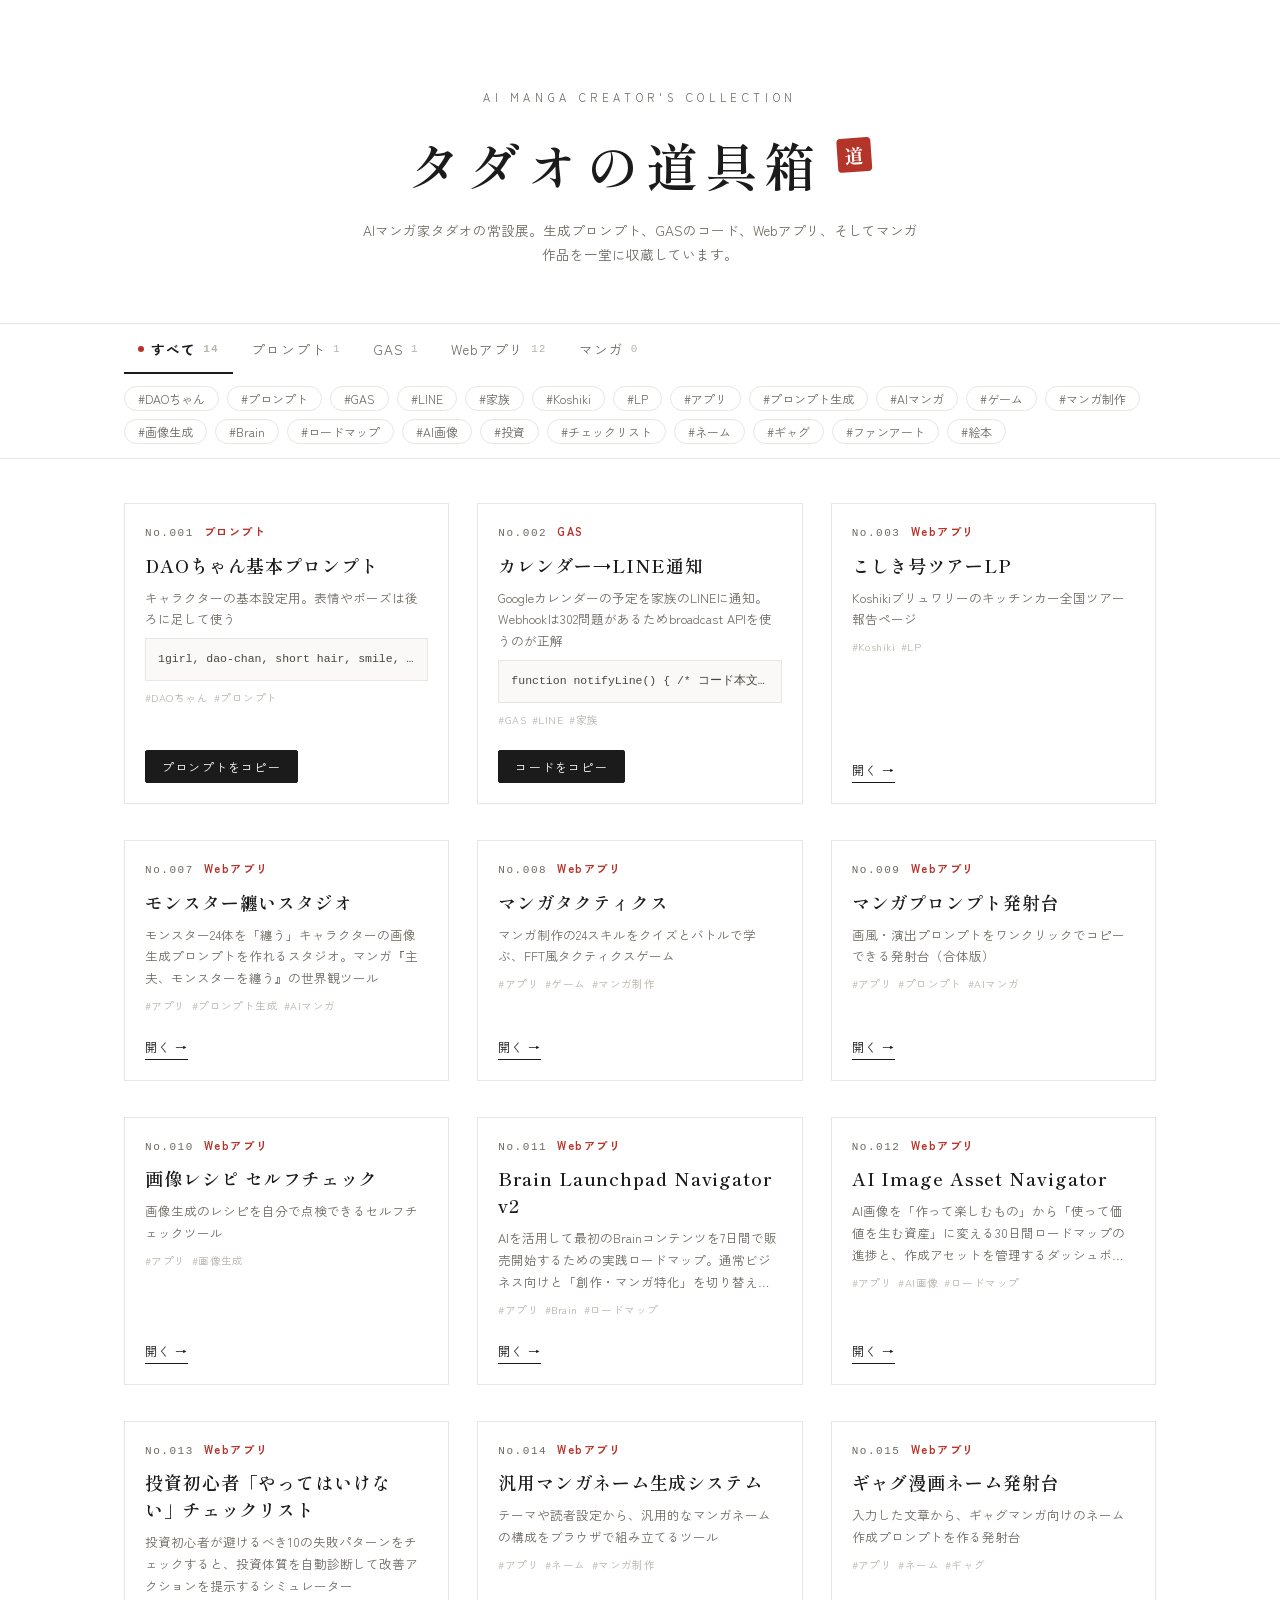
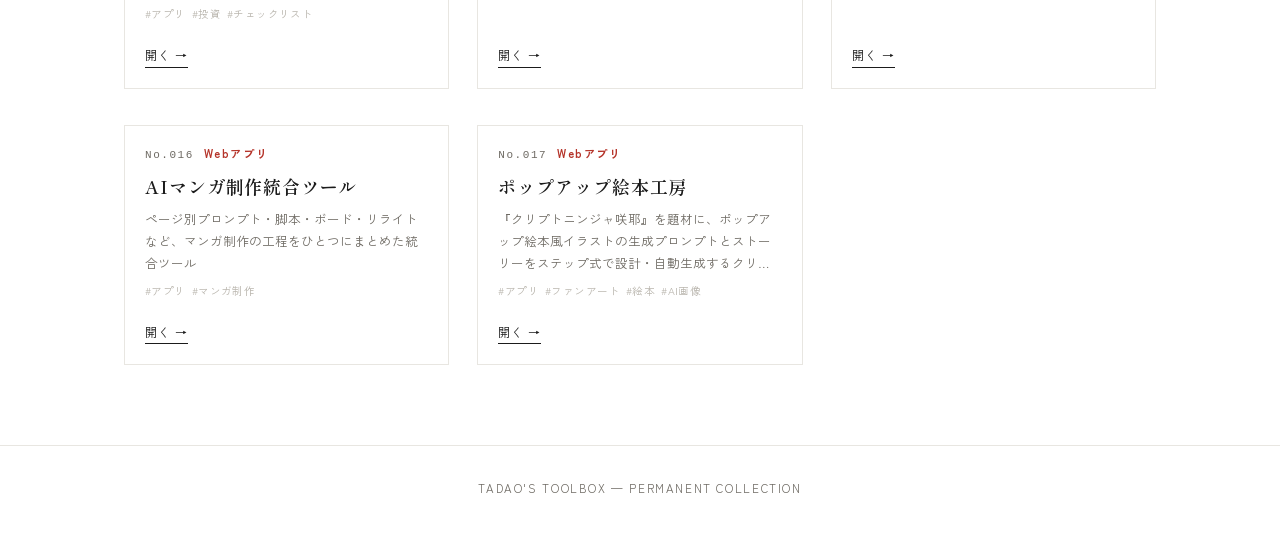
<file: index.html>
<!DOCTYPE html>
<html lang="ja">
<head>
<meta charset="UTF-8">
<meta name="viewport" content="width=device-width, initial-scale=1.0">
<title>タダオの道具箱 | AIマンガ家の収蔵目録</title>
<meta name="description" content="AIマンガ家タダオのプロンプト・GASコード・Webアプリ・マンガ作品を収めた常設展。">
<link rel="preconnect" href="https://fonts.googleapis.com">
<link rel="preconnect" href="https://fonts.gstatic.com" crossorigin>
<link href="https://fonts.googleapis.com/css2?family=Shippori+Mincho:wght@500;600;700&family=Zen+Kaku+Gothic+New:wght@400;500;700&display=swap" rel="stylesheet">
<style>
  :root {
    --paper: #FFFFFF;
    --wall: #FAF9F7;
    --ink: #1B1B1B;
    --sub: #6E6A63;
    --hairline: #E8E6E1;
    --seal: #B5342A;
    --mincho: "Shippori Mincho", "Hiragino Mincho ProN", serif;
    --gothic: "Zen Kaku Gothic New", "Hiragino Kaku Gothic ProN", sans-serif;
    --mono: ui-monospace, "SF Mono", Menlo, Consolas, monospace;
  }
  * { margin: 0; padding: 0; box-sizing: border-box; }
  html { scroll-behavior: smooth; }
  @media (prefers-reduced-motion: reduce) {
    *, *::before, *::after { animation: none !important; transition: none !important; }
    html { scroll-behavior: auto; }
  }
  body {
    background: var(--paper);
    color: var(--ink);
    font-family: var(--gothic);
    font-size: 15px;
    line-height: 1.8;
    -webkit-font-smoothing: antialiased;
  }
  a { color: inherit; }
  button { font-family: inherit; cursor: pointer; }
  :focus-visible { outline: 2px solid var(--seal); outline-offset: 3px; }

  /* ---------- ヘッダー：展示室のタイトルウォール ---------- */
  header {
    max-width: 1080px;
    margin: 0 auto;
    padding: 88px 24px 56px;
    text-align: center;
  }
  .eyebrow {
    font-size: 11px;
    letter-spacing: 0.42em;
    color: var(--sub);
    text-transform: uppercase;
    margin-bottom: 26px;
  }
  .title-row {
    display: inline-flex;
    align-items: flex-start;
    gap: 14px;
  }
  h1 {
    font-family: var(--mincho);
    font-weight: 600;
    font-size: clamp(34px, 6vw, 52px);
    letter-spacing: 0.14em;
    line-height: 1.2;
  }
  .seal {
    width: 34px;
    height: 34px;
    background: var(--seal);
    color: #fff;
    font-family: var(--mincho);
    font-size: 19px;
    font-weight: 700;
    display: inline-flex;
    align-items: center;
    justify-content: center;
    border-radius: 4px;
    transform: rotate(-4deg) translateY(4px);
    user-select: none;
  }
  .lede {
    margin: 22px auto 0;
    max-width: 560px;
    color: var(--sub);
    font-size: 13.5px;
  }

  /* ---------- フィルターバー：展示区分タブ ---------- */
  nav.filters {
    position: sticky;
    top: 0;
    z-index: 20;
    background: rgba(255,255,255,0.94);
    backdrop-filter: blur(6px);
    border-top: 1px solid var(--hairline);
    border-bottom: 1px solid var(--hairline);
  }
  .tabs {
    max-width: 1080px;
    margin: 0 auto;
    padding: 0 24px;
    display: flex;
    gap: 4px;
    overflow-x: auto;
    -webkit-overflow-scrolling: touch;
  }
  .tab {
    background: none;
    border: none;
    border-bottom: 2px solid transparent;
    padding: 15px 14px 13px;
    font-size: 13.5px;
    letter-spacing: 0.08em;
    color: var(--sub);
    white-space: nowrap;
    display: inline-flex;
    align-items: center;
    gap: 7px;
  }
  .tab .num {
    font-family: var(--mono);
    font-size: 11px;
    color: #B8B4AC;
  }
  .tab[aria-selected="true"] {
    color: var(--ink);
    font-weight: 700;
    border-bottom-color: var(--ink);
  }
  .tab[aria-selected="true"]::before {
    content: "";
    width: 6px; height: 6px;
    border-radius: 50%;
    background: var(--seal);
  }
  .tagbar {
    max-width: 1080px;
    margin: 0 auto;
    padding: 12px 24px 14px;
    display: flex;
    flex-wrap: wrap;
    gap: 8px;
  }
  .tagchip {
    border: 1px solid var(--hairline);
    background: var(--paper);
    border-radius: 999px;
    padding: 3px 13px;
    font-size: 12px;
    color: var(--sub);
    transition: border-color .15s, color .15s;
  }
  .tagchip:hover { border-color: var(--ink); color: var(--ink); }
  .tagchip.on {
    border-color: var(--seal);
    color: var(--seal);
    font-weight: 700;
  }

  /* ---------- ギャラリー ---------- */
  main {
    max-width: 1080px;
    margin: 0 auto;
    padding: 44px 24px 80px;
  }
  .status {
    text-align: center;
    color: var(--sub);
    padding: 70px 0;
    font-size: 13.5px;
    letter-spacing: 0.06em;
  }
  .status .err-hint {
    display: block;
    margin-top: 10px;
    font-size: 12px;
    color: #B8B4AC;
  }
  .grid {
    display: grid;
    grid-template-columns: repeat(auto-fill, minmax(280px, 1fr));
    gap: 36px 28px;
  }
  .card {
    background: var(--paper);
    border: 1px solid var(--hairline);
    display: flex;
    flex-direction: column;
    transition: box-shadow .2s, transform .2s;
    cursor: pointer;
  }
  .card:hover {
    box-shadow: 0 10px 28px rgba(27,27,27,0.08);
    transform: translateY(-2px);
  }
  .card figure {
    position: relative;
    aspect-ratio: 4 / 3;
    background: var(--wall);
    overflow: hidden;
    border-bottom: 1px solid var(--hairline);
  }
  .card figure img {
    width: 100%;
    height: 100%;
    object-fit: cover;
    display: block;
  }
  .card figure .count {
    position: absolute;
    right: 10px;
    bottom: 10px;
    background: rgba(27,27,27,0.78);
    color: #fff;
    font-size: 11px;
    padding: 2px 9px;
    border-radius: 999px;
    letter-spacing: 0.06em;
  }
  /* 展示プレート部分 */
  .placard {
    padding: 18px 20px 20px;
    display: flex;
    flex-direction: column;
    gap: 8px;
    flex: 1;
  }
  .placard .meta {
    display: flex;
    align-items: baseline;
    gap: 10px;
    font-size: 11px;
    letter-spacing: 0.14em;
    color: var(--sub);
  }
  .placard .meta .no { font-family: var(--mono); }
  .placard .meta .kind {
    color: var(--seal);
    font-weight: 700;
  }
  .placard h2 {
    font-family: var(--mincho);
    font-weight: 600;
    font-size: 18px;
    letter-spacing: 0.05em;
    line-height: 1.5;
  }
  .placard .desc {
    font-size: 12.5px;
    color: var(--sub);
    line-height: 1.75;
    display: -webkit-box;
    -webkit-line-clamp: 3;
    -webkit-box-orient: vertical;
    overflow: hidden;
  }
  .snippet {
    font-family: var(--mono);
    font-size: 11.5px;
    background: var(--wall);
    border: 1px solid var(--hairline);
    padding: 10px 12px;
    color: #4A463F;
    white-space: nowrap;
    overflow: hidden;
    text-overflow: ellipsis;
  }
  .card-actions {
    margin-top: auto;
    padding-top: 12px;
    display: flex;
    align-items: center;
    justify-content: space-between;
    gap: 10px;
  }
  .copybtn {
    border: 1px solid var(--ink);
    background: var(--ink);
    color: #fff;
    font-size: 12px;
    letter-spacing: 0.1em;
    padding: 7px 16px;
    border-radius: 2px;
    transition: background .15s, border-color .15s;
  }
  .copybtn:hover { background: var(--seal); border-color: var(--seal); }
  .openlink {
    font-size: 12px;
    letter-spacing: 0.08em;
    text-decoration: none;
    border-bottom: 1px solid var(--ink);
    padding-bottom: 1px;
  }
  .openlink::after { content: " →"; }
  .cardtags {
    display: flex;
    flex-wrap: wrap;
    gap: 6px;
  }
  .cardtags span {
    font-size: 10.5px;
    color: #B8B4AC;
    letter-spacing: 0.04em;
  }

  /* ---------- モーダル：白いライトボックス ---------- */
  .modal {
    position: fixed;
    inset: 0;
    z-index: 50;
    background: rgba(252,252,250,0.97);
    display: none;
    overflow-y: auto;
  }
  .modal.open { display: block; }
  .modal-inner {
    max-width: 980px;
    margin: 0 auto;
    padding: 64px 24px 80px;
    display: grid;
    grid-template-columns: 1.15fr 1fr;
    gap: 40px;
    align-items: start;
  }
  .modal-close {
    position: fixed;
    top: 18px;
    right: 22px;
    width: 44px; height: 44px;
    border: 1px solid var(--hairline);
    background: var(--paper);
    border-radius: 50%;
    font-size: 18px;
    line-height: 1;
  }
  .modal-close:hover { border-color: var(--ink); }
  .modal-figure img {
    width: 100%;
    display: block;
    border: 1px solid var(--hairline);
    background: var(--wall);
  }
  .thumbs {
    display: flex;
    gap: 8px;
    margin-top: 10px;
    flex-wrap: wrap;
  }
  .thumbs button {
    width: 56px; height: 56px;
    border: 1px solid var(--hairline);
    background: var(--wall);
    padding: 0;
    overflow: hidden;
  }
  .thumbs button.on { border-color: var(--seal); }
  .thumbs img { width: 100%; height: 100%; object-fit: cover; display: block; }
  .modal-placard .meta {
    display: flex;
    gap: 12px;
    font-size: 11.5px;
    letter-spacing: 0.16em;
    color: var(--sub);
    margin-bottom: 14px;
  }
  .modal-placard .meta .kind { color: var(--seal); font-weight: 700; }
  .modal-placard h2 {
    font-family: var(--mincho);
    font-weight: 600;
    font-size: 27px;
    letter-spacing: 0.06em;
    line-height: 1.45;
    margin-bottom: 14px;
  }
  .modal-placard .desc {
    font-size: 13.5px;
    color: var(--sub);
    margin-bottom: 20px;
    white-space: pre-wrap;
  }
  .modal-placard pre {
    font-family: var(--mono);
    font-size: 12px;
    line-height: 1.7;
    background: var(--wall);
    border: 1px solid var(--hairline);
    padding: 16px;
    white-space: pre-wrap;
    word-break: break-word;
    max-height: 320px;
    overflow-y: auto;
    margin-bottom: 16px;
  }
  .modal-placard .row {
    display: flex;
    gap: 14px;
    align-items: center;
    flex-wrap: wrap;
    margin-bottom: 18px;
  }
  .modal-placard .cardtags span { font-size: 11.5px; }
  .modal-date {
    font-family: var(--mono);
    font-size: 11px;
    color: #B8B4AC;
    margin-top: 22px;
  }

  /* ---------- トースト ---------- */
  .toast {
    position: fixed;
    left: 50%;
    bottom: 32px;
    transform: translateX(-50%) translateY(10px);
    background: var(--ink);
    color: #fff;
    font-size: 12.5px;
    letter-spacing: 0.1em;
    padding: 10px 26px;
    border-radius: 999px;
    opacity: 0;
    pointer-events: none;
    transition: opacity .2s, transform .2s;
    z-index: 99;
  }
  .toast.show { opacity: 1; transform: translateX(-50%) translateY(0); }

  footer {
    border-top: 1px solid var(--hairline);
    text-align: center;
    padding: 32px 24px 44px;
    font-size: 11.5px;
    letter-spacing: 0.14em;
    color: var(--sub);
  }

  @media (max-width: 720px) {
    header { padding: 56px 20px 36px; }
    .modal-inner { grid-template-columns: 1fr; padding: 70px 20px 60px; }
    .grid { gap: 28px 20px; }
  }
</style>
</head>
<body>

<header>
  <p class="eyebrow">AI Manga Creator's Collection</p>
  <div class="title-row">
    <h1>タダオの道具箱</h1>
    <span class="seal" aria-hidden="true">道</span>
  </div>
  <p class="lede">AIマンガ家タダオの常設展。生成プロンプト、GASのコード、Webアプリ、そしてマンガ作品を一堂に収蔵しています。</p>
</header>

<nav class="filters" aria-label="展示区分">
  <div class="tabs" role="tablist" id="tabs"></div>
  <div class="tagbar" id="tagbar"></div>
</nav>

<main>
  <div class="status" id="status">収蔵品を準備しています…</div>
  <div class="grid" id="grid"></div>
</main>

<footer>TADAO'S TOOLBOX — PERMANENT COLLECTION</footer>

<div class="modal" id="modal" role="dialog" aria-modal="true">
  <button class="modal-close" id="modalClose" aria-label="閉じる">✕</button>
  <div class="modal-inner" id="modalInner"></div>
</div>

<div class="toast" id="toast">コピーしました</div>

<script src="collection.js"></script>
<script>
// ================= 設定 =================
// 収蔵品データは collection.js（このリポジトリ内）で管理する

const TYPES = {
  all:    { label: 'すべて' },
  prompt: { label: 'プロンプト' },
  gas:    { label: 'GAS' },
  webapp: { label: 'Webアプリ' },
  manga:  { label: 'マンガ' }
};

// ================= 状態 =================
let items = [];
let currentType = 'all';
let currentTag = null;

// ================= ユーティリティ =================
function esc(s) {
  return String(s ?? '').replace(/[&<>"']/g, c => ({
    '&':'&amp;','<':'&lt;','>':'&gt;','"':'&quot;',"'":'&#39;'
  }[c]));
}

// Driveの共有リンクを表示用URLに変換（手貼り対策の保険）
function toDisplayUrl(u) {
  u = u.trim();
  let m = u.match(/drive\.google\.com\/file\/d\/([\w-]+)/);
  if (!m) m = u.match(/drive\.google\.com\/(?:open|uc|thumbnail)\?.*?id=([\w-]+)/);
  if (m) return 'https://drive.google.com/thumbnail?id=' + m[1] + '&sz=w1600';
  return u;
}

function imagesOf(item) {
  return String(item.image_url || '')
    .split(',')
    .map(s => s.trim())
    .filter(Boolean)
    .map(toDisplayUrl);
}

function tagsOf(item) {
  return String(item.tags || '')
    .split(',')
    .map(s => s.trim())
    .filter(Boolean);
}

function fmtDate(v) {
  const d = new Date(v);
  if (isNaN(d)) return '';
  return d.getFullYear() + '.' + String(d.getMonth()+1).padStart(2,'0') + '.' + String(d.getDate()).padStart(2,'0');
}

function itemNo(item) {
  return 'No.' + String(item.id).padStart(3, '0');
}

// ================= データ取得 =================
function load() {
  const status = document.getElementById('status');
  if (!Array.isArray(window.COLLECTION) || !window.COLLECTION.length) {
    status.innerHTML = '収蔵品を読み込めませんでした。' +
      '<span class="err-hint">collection.js が正しく読み込めているかご確認ください。</span>';
    return;
  }
  items = window.COLLECTION.filter(it => it.title);
  status.style.display = 'none';
  renderTabs();
  renderTags();
  renderGrid();
}

// ================= 描画 =================
function renderTabs() {
  const tabs = document.getElementById('tabs');
  tabs.innerHTML = Object.entries(TYPES).map(([key, t]) => {
    const n = key === 'all' ? items.length : items.filter(i => i.type === key).length;
    return '<button class="tab" role="tab" data-type="' + key + '" aria-selected="' + (key === currentType) + '">'
      + esc(t.label) + ' <span class="num">' + n + '</span></button>';
  }).join('');
  tabs.querySelectorAll('.tab').forEach(btn => {
    btn.addEventListener('click', () => {
      currentType = btn.dataset.type;
      currentTag = null;
      renderTabs(); renderTags(); renderGrid();
    });
  });
}

function renderTags() {
  const bar = document.getElementById('tagbar');
  const pool = currentType === 'all' ? items : items.filter(i => i.type === currentType);
  const tags = [...new Set(pool.flatMap(tagsOf))];
  bar.innerHTML = tags.map(t =>
    '<button class="tagchip' + (t === currentTag ? ' on' : '') + '" data-tag="' + esc(t) + '">' + esc(t) + '</button>'
  ).join('');
  bar.querySelectorAll('.tagchip').forEach(btn => {
    btn.addEventListener('click', () => {
      currentTag = (currentTag === btn.dataset.tag) ? null : btn.dataset.tag;
      renderTags(); renderGrid();
    });
  });
}

function visibleItems() {
  return items.filter(i =>
    (currentType === 'all' || i.type === currentType) &&
    (!currentTag || tagsOf(i).includes(currentTag))
  );
}

function cardHTML(item, idx) {
  const imgs = imagesOf(item);
  const kind = (TYPES[item.type] || { label: item.type }).label;
  let fig = '';
  if (imgs.length) {
    fig = '<figure><img loading="lazy" src="' + esc(imgs[0]) + '" alt="' + esc(item.title) + '">'
      + (imgs.length > 1 ? '<span class="count">' + imgs.length + '枚</span>' : '')
      + '</figure>';
  }
  let body = '';
  if ((item.type === 'prompt' || item.type === 'gas') && item.content) {
    body = '<div class="snippet">' + esc(item.content) + '</div>';
  }
  let actions = '<div class="card-actions">';
  if ((item.type === 'prompt' || item.type === 'gas') && item.content) {
    const what = item.type === 'prompt' ? 'プロンプトをコピー' : 'コードをコピー';
    actions += '<button class="copybtn" data-copy="' + idx + '">' + what + '</button>';
  }
  if (item.url) {
    actions += '<a class="openlink" href="' + esc(item.url) + '" target="_blank" rel="noopener" data-stop>開く</a>';
  }
  actions += '</div>';

  return '<article class="card" data-idx="' + idx + '" tabindex="0" role="button" aria-label="' + esc(item.title) + ' の詳細">'
    + fig
    + '<div class="placard">'
    +   '<div class="meta"><span class="no">' + itemNo(item) + '</span><span class="kind">' + esc(kind) + '</span></div>'
    +   '<h2>' + esc(item.title) + '</h2>'
    +   (item.description ? '<p class="desc">' + esc(item.description) + '</p>' : '')
    +   body
    +   '<div class="cardtags">' + tagsOf(item).map(t => '<span>' + esc(t) + '</span>').join('') + '</div>'
    +   actions
    + '</div></article>';
}

function renderGrid() {
  const grid = document.getElementById('grid');
  const vis = visibleItems();
  if (!vis.length) {
    grid.innerHTML = '<div class="status" style="grid-column:1/-1">この区分にはまだ収蔵品がありません。</div>';
    return;
  }
  grid.innerHTML = vis.map(it => cardHTML(it, items.indexOf(it))).join('');

  grid.querySelectorAll('.card').forEach(card => {
    card.addEventListener('click', e => {
      if (e.target.closest('[data-copy]') || e.target.closest('[data-stop]')) return;
      openModal(Number(card.dataset.idx));
    });
    card.addEventListener('keydown', e => {
      if (e.key === 'Enter' || e.key === ' ') { e.preventDefault(); openModal(Number(card.dataset.idx)); }
    });
  });
  grid.querySelectorAll('[data-copy]').forEach(btn => {
    btn.addEventListener('click', () => copyText(items[Number(btn.dataset.copy)].content));
  });
}

// ================= モーダル =================
const modal = document.getElementById('modal');
const modalInner = document.getElementById('modalInner');

function openModal(idx) {
  const item = items[idx];
  const imgs = imagesOf(item);
  const kind = (TYPES[item.type] || { label: item.type }).label;

  let figure = '';
  if (imgs.length) {
    figure = '<div class="modal-figure">'
      + '<img id="modalMain" src="' + esc(imgs[0]) + '" alt="' + esc(item.title) + '">'
      + (imgs.length > 1
          ? '<div class="thumbs">' + imgs.map((u, i) =>
              '<button data-img="' + esc(u) + '" class="' + (i === 0 ? 'on' : '') + '"><img src="' + esc(u) + '" alt=""></button>'
            ).join('') + '</div>'
          : '')
      + '</div>';
  }

  let inner = '<div class="modal-placard">'
    + '<div class="meta"><span class="no">' + itemNo(item) + '</span><span class="kind">' + esc(kind) + '</span></div>'
    + '<h2>' + esc(item.title) + '</h2>'
    + (item.description ? '<p class="desc">' + esc(item.description) + '</p>' : '');

  if (item.content) {
    inner += '<pre>' + esc(item.content) + '</pre>'
      + '<div class="row"><button class="copybtn" id="modalCopy">'
      + (item.type === 'gas' ? 'コードをコピー' : 'プロンプトをコピー')
      + '</button></div>';
  }
  if (item.url) {
    inner += '<div class="row"><a class="openlink" href="' + esc(item.url) + '" target="_blank" rel="noopener">サイトを開く</a></div>';
  }
  inner += '<div class="cardtags">' + tagsOf(item).map(t => '<span>' + esc(t) + '</span>').join('') + '</div>'
    + (item.created_at ? '<div class="modal-date">収蔵日 ' + fmtDate(item.created_at) + '</div>' : '')
    + '</div>';

  modalInner.innerHTML = (figure || '<div></div>') + inner;
  modal.classList.add('open');
  document.body.style.overflow = 'hidden';

  const copyBtn = document.getElementById('modalCopy');
  if (copyBtn) copyBtn.addEventListener('click', () => copyText(item.content));

  modalInner.querySelectorAll('.thumbs button').forEach(b => {
    b.addEventListener('click', () => {
      document.getElementById('modalMain').src = b.dataset.img;
      modalInner.querySelectorAll('.thumbs button').forEach(x => x.classList.remove('on'));
      b.classList.add('on');
    });
  });
}

function closeModal() {
  modal.classList.remove('open');
  document.body.style.overflow = '';
}
document.getElementById('modalClose').addEventListener('click', closeModal);
modal.addEventListener('click', e => { if (e.target === modal) closeModal(); });
document.addEventListener('keydown', e => { if (e.key === 'Escape') closeModal(); });

// ================= コピー =================
function copyText(text) {
  const done = () => showToast();
  if (navigator.clipboard && window.isSecureContext) {
    navigator.clipboard.writeText(text).then(done);
  } else {
    const ta = document.createElement('textarea');
    ta.value = text;
    document.body.appendChild(ta);
    ta.select();
    document.execCommand('copy');
    document.body.removeChild(ta);
    done();
  }
}
let toastTimer;
function showToast() {
  const t = document.getElementById('toast');
  t.classList.add('show');
  clearTimeout(toastTimer);
  toastTimer = setTimeout(() => t.classList.remove('show'), 1800);
}

load();
</script>
</body>
</html>
</file>
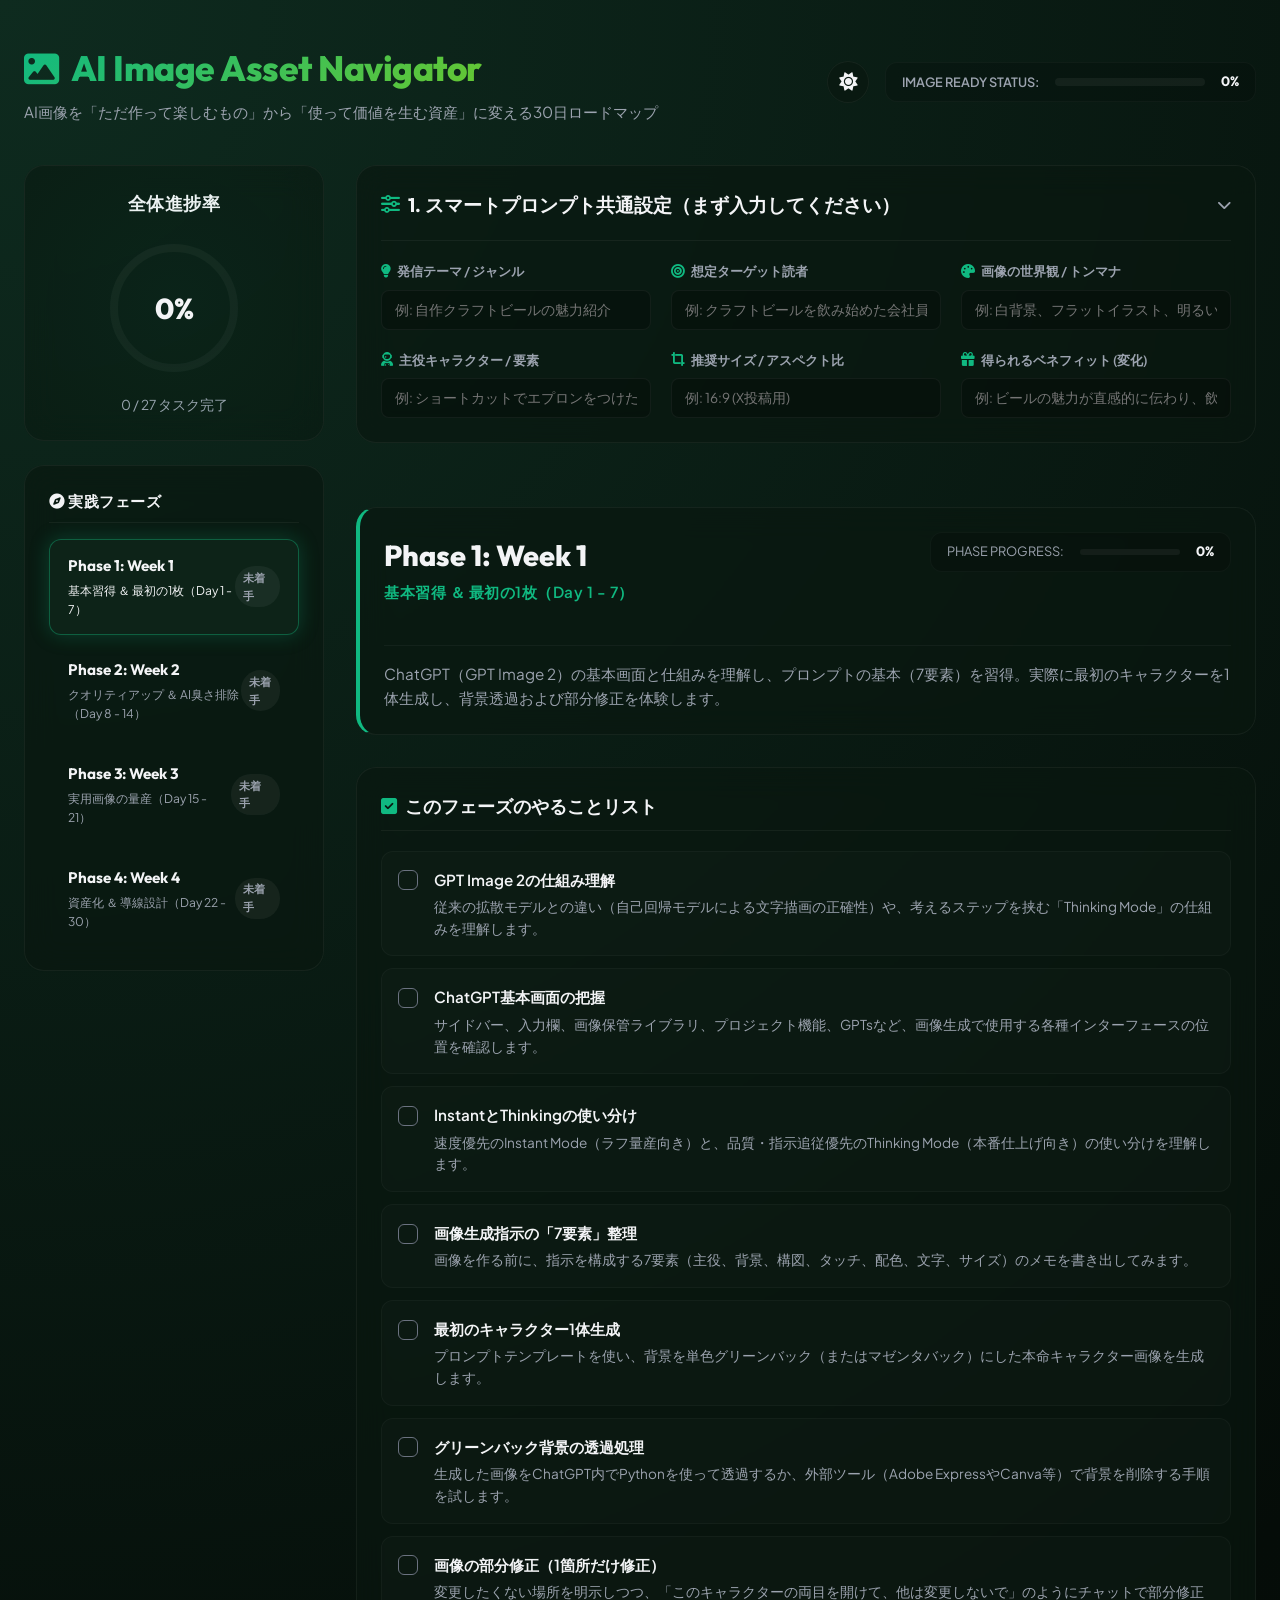
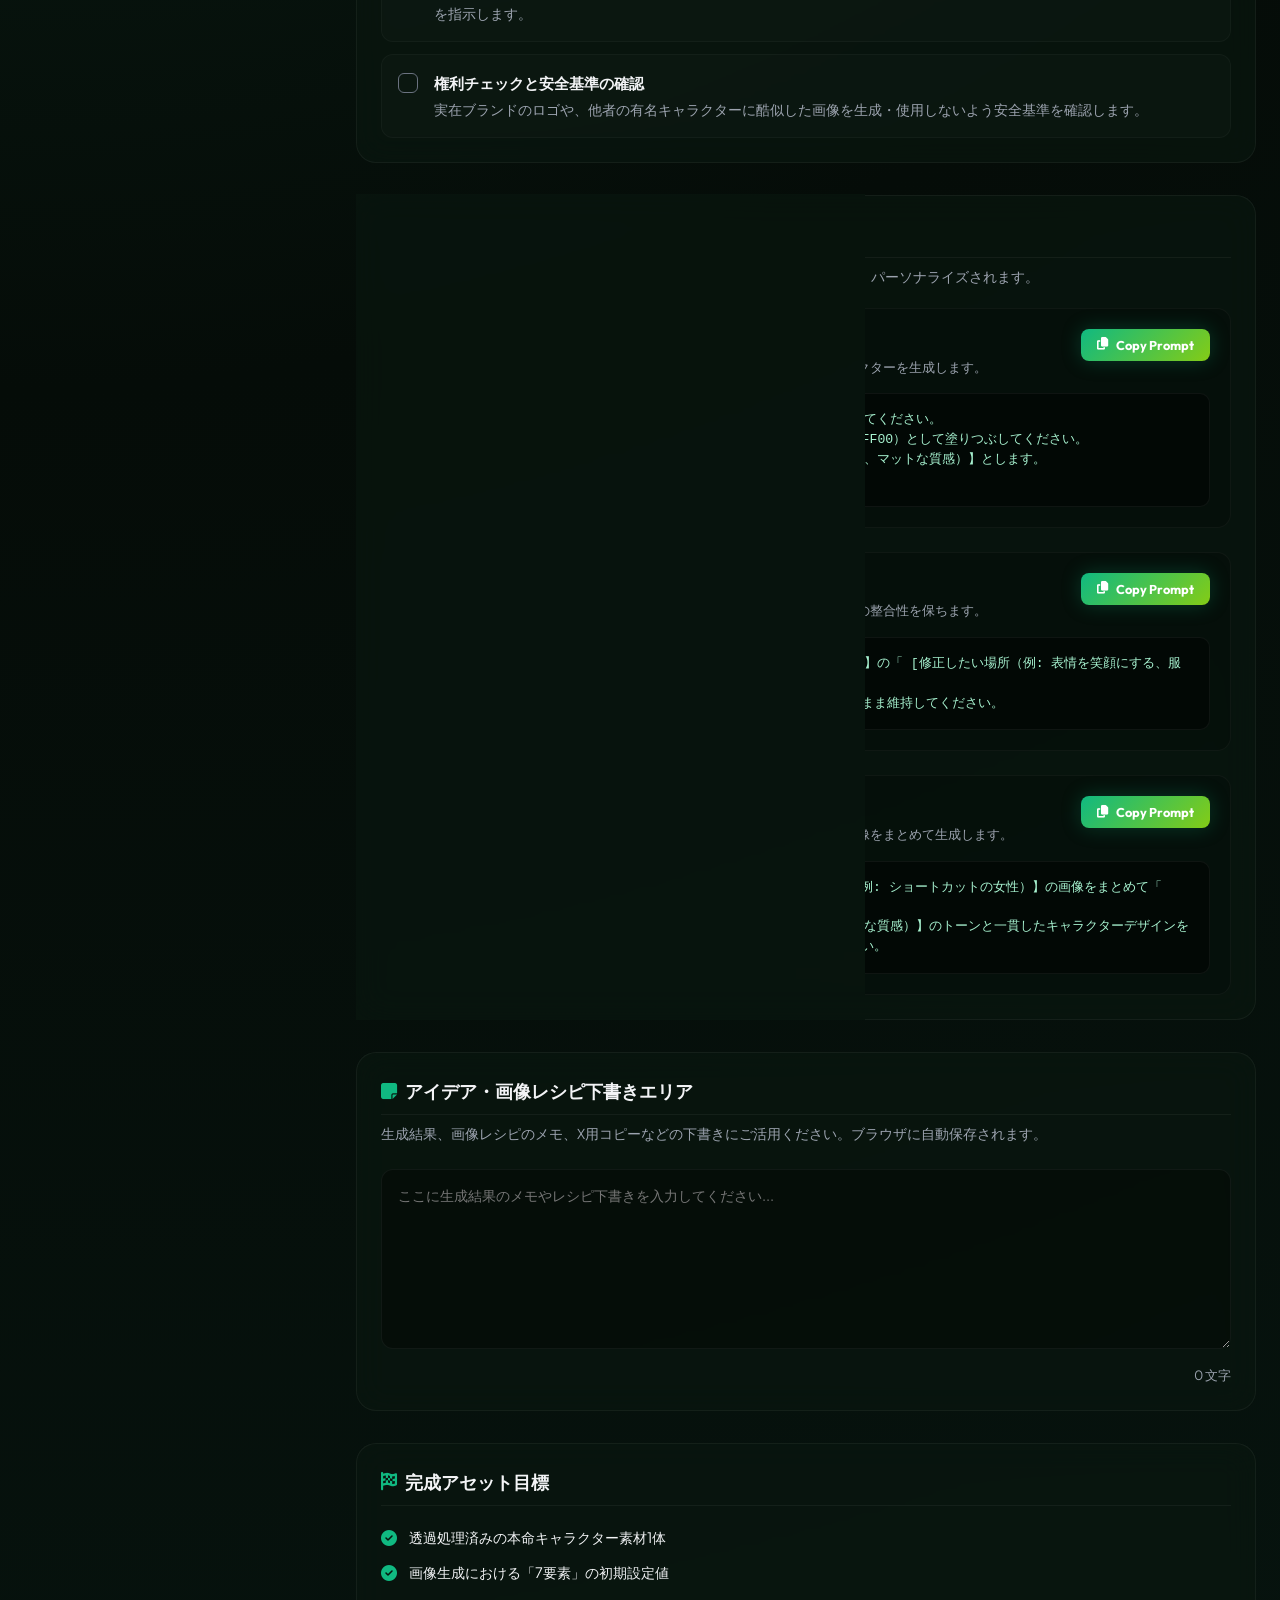
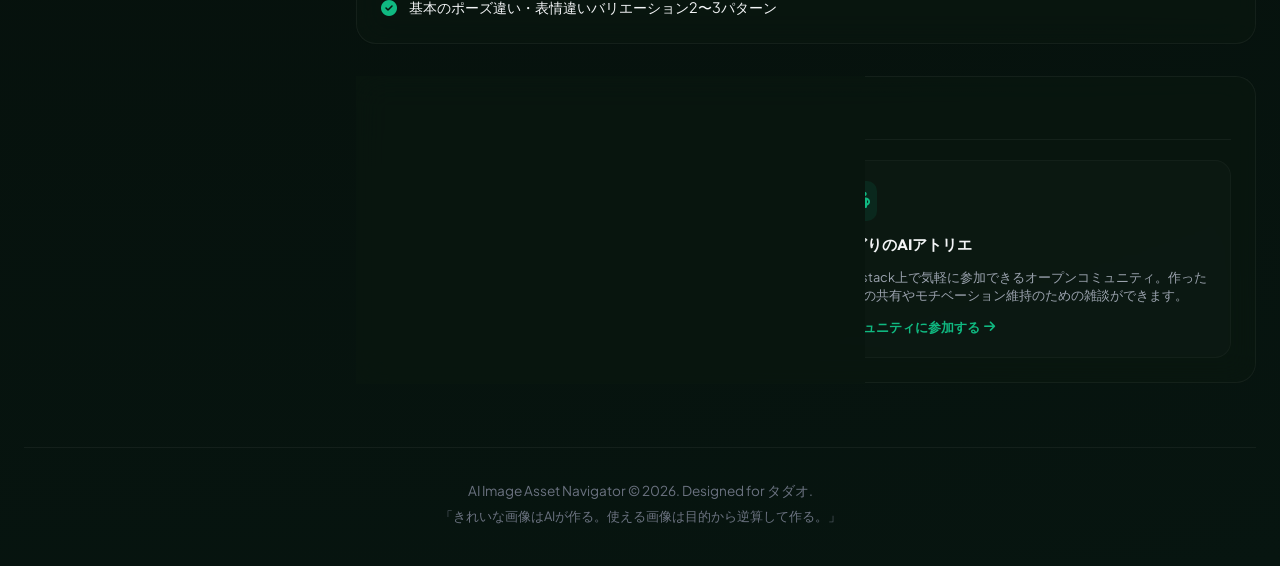
<file: apps/ai-image-asset-navigator/index.html>
<!DOCTYPE html>
<html lang="ja">
<head>
  <meta charset="UTF-8">
  <meta name="viewport" content="width=device-width, initial-scale=1.0">
  <title>AI Image Asset Navigator - GPT Image 2実践ロードマップ</title>
  <link rel="stylesheet" href="style.css">
  <!-- FontAwesome for Premium Icons -->
  <link rel="stylesheet" href="https://cdnjs.cloudflare.com/ajax/libs/font-awesome/6.4.0/css/all.min.css">
</head>
<body>

  <div class="app-container">
    
    <!-- Header -->
    <header class="app-header">
      <div class="logo-section">
        <h1><i class="fa-solid fa-image"></i> AI Image Asset Navigator</h1>
        <p>AI画像を「ただ作って楽しむもの」から「使って価値を生む資産」に変える30日ロードマップ</p>
      </div>
      <div style="display: flex; align-items: center; gap: 1rem; flex-wrap: wrap;">
        <!-- Theme Toggle Button -->
        <button class="theme-toggle-btn" id="theme-toggle-btn" title="テーマ切り替え">
          <i class="fa-solid fa-sun" id="theme-icon"></i>
        </button>
        <div class="day-progress-wrapper">
          <span style="font-size: 0.8rem; color: var(--text-secondary); font-weight: 600;">IMAGE READY STATUS:</span>
          <div class="day-progress-bar-container" style="width: 150px; height: 8px;">
            <div class="day-progress-bar" id="global-progress-bar"></div>
          </div>
          <span class="day-progress-text" id="global-progress-text">0%</span>
        </div>
      </div>
    </header>

    <!-- Main Grid -->
    <div class="workspace-grid">
      
      <!-- Left Column: Sidebar -->
      <aside class="sidebar">
        
        <!-- Progress Circular Indicator -->
        <div class="glass-card progress-card">
          <h3 class="progress-header">全体進捗率</h3>
          <div class="circular-progress-container">
            <svg class="circular-progress">
              <circle class="bg-circle" cx="70" cy="70" r="60"></circle>
              <circle class="fg-circle" id="global-circle-progress" cx="70" cy="70" r="60" stroke-dasharray="377" stroke-dashoffset="377"></circle>
            </svg>
            <div class="progress-value" id="global-circle-text">0%</div>
          </div>
          <div class="progress-stats" id="global-stats-text">0 / 27 タスク完了</div>
        </div>

        <!-- Navigation Phases -->
        <div class="glass-card">
          <h3 class="progress-header" style="margin-bottom: 1rem; font-size: 0.95rem; border-bottom: 1px solid rgba(255,255,255,0.05); padding-bottom: 0.5rem;">
            <i class="fa-solid fa-compass"></i> 実践フェーズ
          </h3>
          <ul class="days-nav" id="days-nav-list">
            <!-- JavaScriptで動的生成 -->
          </ul>
        </div>

      </aside>

      <!-- Right Column: Main Content -->
      <main class="content-area">
        
        <!-- Global Configuration Parameters -->
        <section class="glass-card parameters-card" id="parameters-section">
          <div class="parameters-toggle" id="parameters-toggle-btn">
            <h2><i class="fa-solid fa-sliders"></i> 1. スマートプロンプト共通設定（まず入力してください）</h2>
            <i class="fa-solid fa-chevron-down toggle-icon" id="parameters-toggle-icon"></i>
          </div>
          <div class="parameters-grid">
            <div class="input-group">
              <label for="param-theme"><i class="fa-solid fa-lightbulb"></i> 発信テーマ / ジャンル</label>
              <input type="text" id="param-theme" placeholder="例: 自作クラフトビールの魅力紹介">
            </div>
            <div class="input-group">
              <label for="param-target"><i class="fa-solid fa-bullseye"></i> 想定ターゲット読者</label>
              <input type="text" id="param-target" placeholder="例: クラフトビールを飲み始めた会社員">
            </div>
            <div class="input-group">
              <label for="param-style"><i class="fa-solid fa-palette"></i> 画像の世界観 / トンマナ</label>
              <input type="text" id="param-style" placeholder="例: 白背景、フラットイラスト、明るい木漏れ日">
            </div>
            <div class="input-group">
              <label for="param-character"><i class="fa-solid fa-user-astronaut"></i> 主役キャラクター / 要素</label>
              <input type="text" id="param-character" placeholder="例: ショートカットでエプロンをつけた女性">
            </div>
            <div class="input-group">
              <label for="param-aspect"><i class="fa-solid fa-crop-simple"></i> 推奨サイズ / アスペクト比</label>
              <input type="text" id="param-aspect" placeholder="例: 16:9 (X投稿用)">
            </div>
            <div class="input-group">
              <label for="param-benefit"><i class="fa-solid fa-gift"></i> 得られるベネフィット (変化)</label>
              <input type="text" id="param-benefit" placeholder="例: ビールの魅力が直感的に伝わり、飲んでみたくなる">
            </div>
          </div>
        </section>

        <!-- Current Active Day Workspace -->
        <section class="glass-card day-header" id="day-header-card">
          <div class="day-header-meta">
            <h2 id="active-day-title">Phase 1</h2>
            <p id="active-day-subtitle">基本習得 ＆ 最初の1枚</p>
          </div>
          <div class="day-progress-wrapper">
            <span style="font-size: 0.8rem; color: var(--text-secondary);">PHASE PROGRESS:</span>
            <div class="day-progress-bar-container">
              <div class="day-progress-bar" id="day-progress-bar"></div>
            </div>
            <span class="day-progress-text" id="day-progress-text">0%</span>
          </div>
          <div class="day-objective" id="active-day-objective">
            ChatGPTでの画像生成の基礎をマスターし、最初の1枚を仕上げます。
          </div>
        </section>

        <!-- Tasks Checklist Workspace -->
        <section class="glass-card">
          <h3 class="section-title"><i class="fa-solid fa-square-check"></i> このフェーズのやることリスト</h3>
          <div class="checklist-container" id="tasks-checklist">
            <!-- JavaScriptで動的生成 -->
          </div>
        </section>

        <!-- Dynamic Prompts Section -->
        <section class="glass-card">
          <h3 class="section-title"><i class="fa-solid fa-wand-magic-sparkles"></i> 伴走AI画像プロンプト（クリックでコピー）</h3>
          <p style="color: var(--text-secondary); font-size: 0.85rem; margin-top: -0.75rem; margin-bottom: 1.25rem;">
            上の「共通設定」に入力した内容がプレースホルダーに連動して埋め込まれ、パーソナライズされます。
          </p>
          <div class="prompts-container" id="prompts-list">
            <!-- JavaScriptで動的生成 -->
          </div>
        </section>

        <!-- Deliverables Drafting Workspace -->
        <section class="glass-card">
          <h3 class="section-title"><i class="fa-solid fa-note-sticky"></i> アイデア・画像レシピ下書きエリア</h3>
          <div class="drafting-container">
            <p style="color: var(--text-secondary); font-size: 0.85rem; margin-top: -0.75rem; margin-bottom: 0.5rem;">
              生成結果、画像レシピのメモ、X用コピーなどの下書きにご活用ください。ブラウザに自動保存されます。
            </p>
            <textarea class="drafting-textarea" id="day-draft-textarea" placeholder="ここに生成結果のメモやレシピ下書きを入力してください..."></textarea>
            <div class="drafting-status">
              <span class="saved-indicator" id="saved-indicator"><i class="fa-solid fa-circle-check"></i> 自動保存完了</span>
              <span id="char-count">0 文字</span>
            </div>
          </div>
        </section>

        <!-- Day Deliverables Goal -->
        <section class="glass-card">
          <h3 class="section-title"><i class="fa-solid fa-flag-checkered"></i> 完成アセット目標</h3>
          <ul class="deliverables-list" id="deliverables-list">
            <!-- JavaScriptで動的生成 -->
          </ul>
        </section>

        <!-- Textbook 5 Bonuses & Links -->
        <section class="glass-card">
          <h3 class="section-title"><i class="fa-solid fa-circle-nodes"></i> 教材限定特典 ＆ コミュニティ</h3>
          <div class="resources-grid">
            <div class="resource-card">
              <div class="resource-icon"><i class="fa-solid fa-book-open-reader"></i></div>
              <h4 class="resource-title">特典5：購入者限定メルマガ</h4>
              <p class="resource-desc">2日に1回、計14日間、理解を深める補足と「次のアクション」が届きます。5大特典の受け取りもこちらから行います。</p>
              <a href="https://my199p.com/p/r/zaX9Xqbp" target="_blank" class="resource-link">メルマガに登録する <i class="fa-solid fa-arrow-right"></i></a>
            </div>
            <div class="resource-card">
              <div class="resource-icon"><i class="fa-solid fa-people-group"></i></div>
              <h4 class="resource-title">みどりのAIアトリエ</h4>
              <p class="resource-desc">Substack上で気軽に参加できるオープンコミュニティ。作った画像の共有やモチベーション維持のための雑談ができます。</p>
              <a href="https://substack.com/chat/8912519" target="_blank" class="resource-link">コミュニティに参加する <i class="fa-solid fa-arrow-right"></i></a>
            </div>
          </div>
        </section>

      </main>

    </div>

    <!-- Footer -->
    <footer class="app-footer">
      <p>AI Image Asset Navigator &copy; 2026. Designed for タダオ.</p>
      <p style="margin-top: 0.25rem; font-size: 0.8rem; color: var(--text-muted);">
        「きれいな画像はAIが作る。使える画像は目的から逆算して作る。」
      </p>
    </footer>

  </div>

  <!-- Scripts -->
  <script src="data.js"></script>
  <script src="script.js"></script>
</body>
</html>
</file>
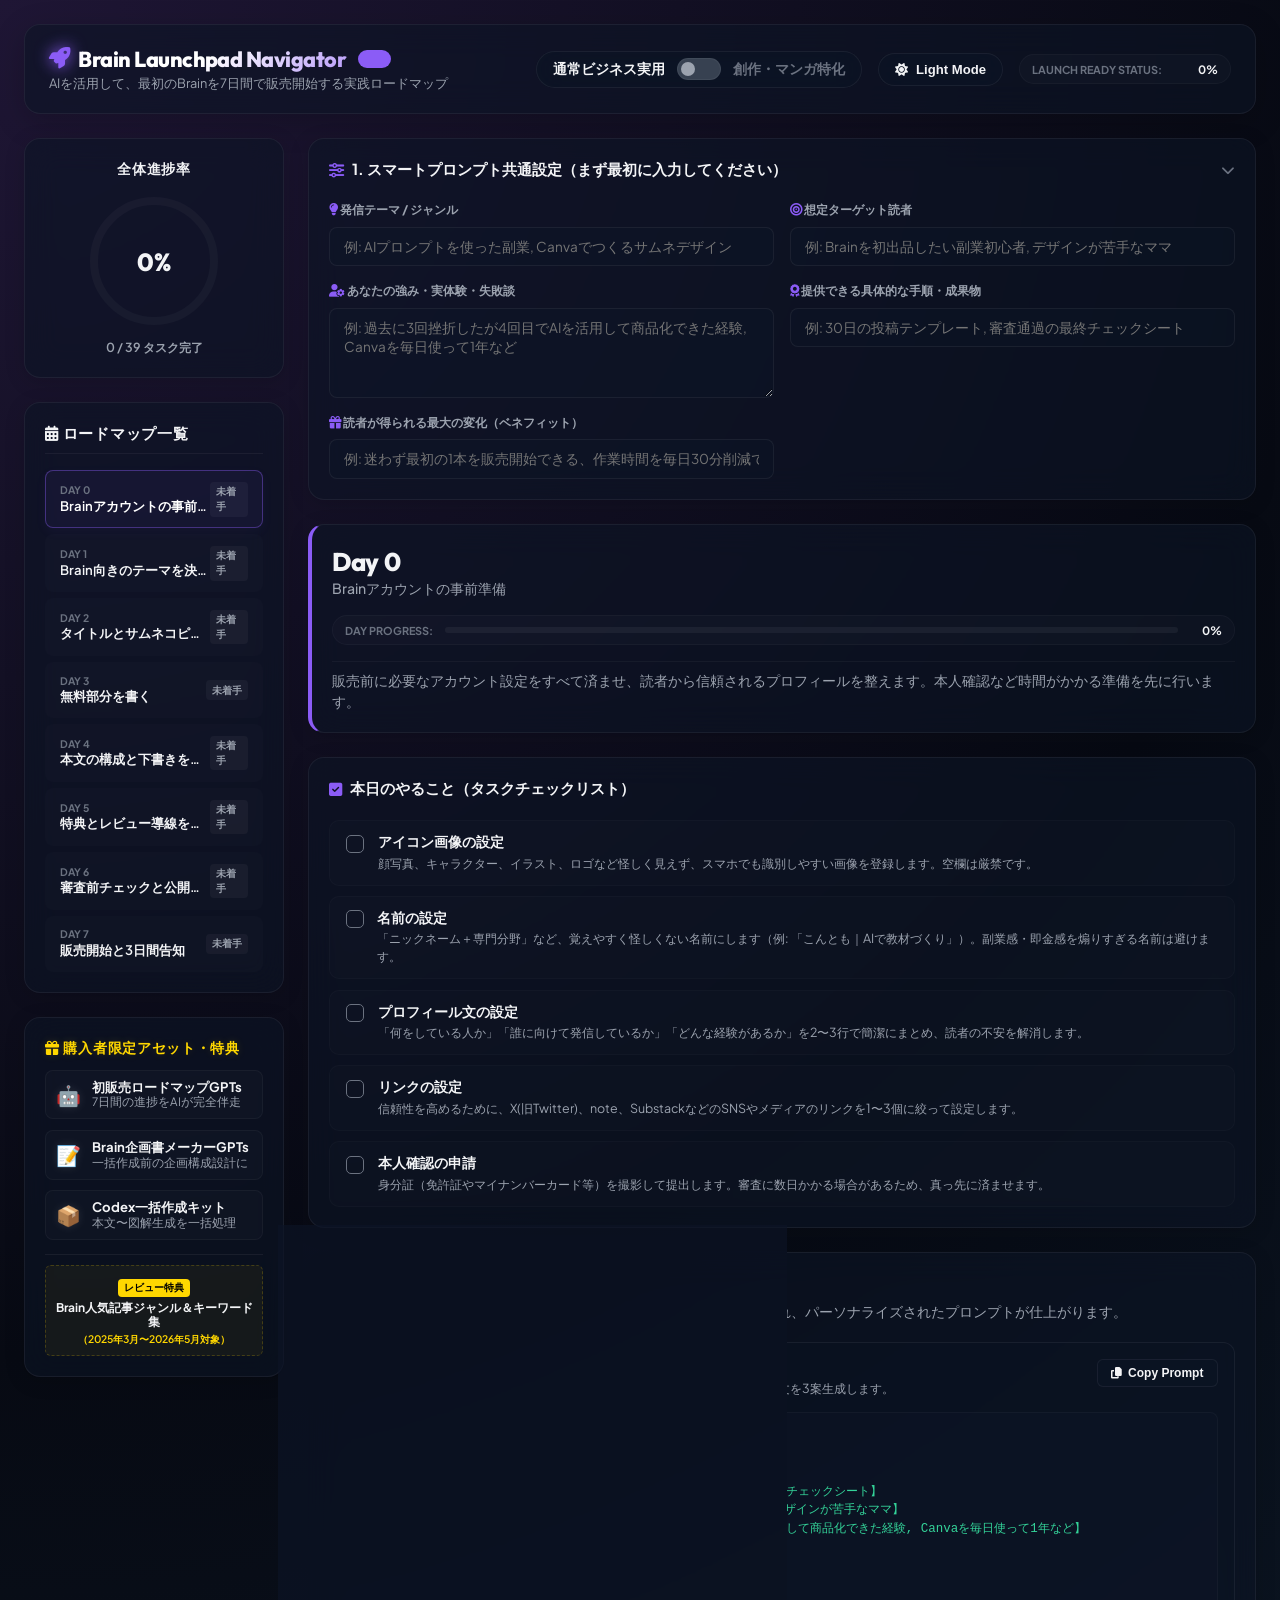
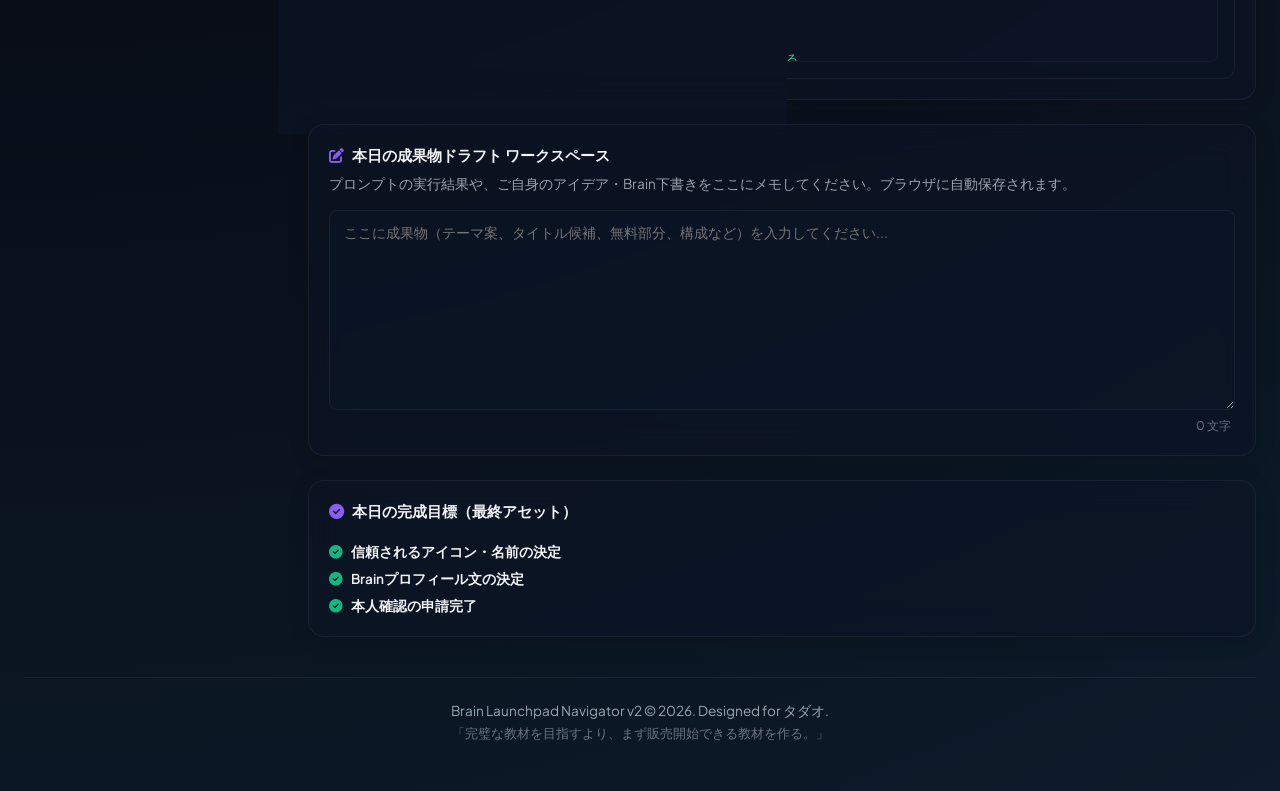
<file: apps/brain-launchpad-navigator/index.html>
<!DOCTYPE html>
<html lang="ja">
<head>
  <meta charset="UTF-8">
  <meta name="viewport" content="width=device-width, initial-scale=1.0">
  <title>Brain Launchpad Navigator v2 - 7日間で最初のBrainを販売開始するロードマップ</title>
  <link rel="stylesheet" href="style.css">
  <!-- FontAwesome for Premium Icons -->
  <link rel="stylesheet" href="https://cdnjs.cloudflare.com/ajax/libs/font-awesome/6.4.0/css/all.min.css">
</head>
<body>

  <div class="app-container">
    
    <!-- Header -->
    <header class="app-header">
      <div class="logo-section">
        <h1><i class="fa-solid fa-rocket"></i> Brain Launchpad Navigator <span class="version-badge">v2.0</span></h1>
        <p>AIを活用して、最初のBrainを7日間で販売開始する実践ロードマップ</p>
      </div>
      <div class="header-controls">
        
        <!-- Mode Switch Toggle -->
        <div class="mode-switch-wrapper">
          <span class="mode-label normal-label active">通常ビジネス実用</span>
          <label class="switch">
            <input type="checkbox" id="mode-toggle">
            <span class="slider round"></span>
          </label>
          <span class="mode-label creative-label">創作・マンガ特化</span>
        </div>

        <!-- Theme Toggle Button -->
        <button class="theme-toggle-btn" id="theme-toggle-btn" title="テーマ切り替え">
          <i class="fa-solid fa-sun" id="theme-icon"></i>
          <span id="theme-text">Light Mode</span>
        </button>

        <div class="day-progress-wrapper">
          <span class="progress-title">LAUNCH READY STATUS:</span>
          <div class="day-progress-bar-container">
            <div class="day-progress-bar" id="global-progress-bar"></div>
          </div>
          <span class="day-progress-text" id="global-progress-text">0%</span>
        </div>
      </div>
    </header>

    <!-- Main Grid -->
    <div class="workspace-grid">
      
      <!-- Left Column: Sidebar -->
      <aside class="sidebar">
        
        <!-- Progress Circular Indicator -->
        <div class="glass-card progress-card">
          <h3 class="progress-header">全体進捗率</h3>
          <div class="circular-progress-container">
            <svg class="circular-progress">
              <circle class="bg-circle" cx="70" cy="70" r="60"></circle>
              <circle class="fg-circle" id="global-circle-progress" cx="70" cy="70" r="60" stroke-dasharray="377" stroke-dashoffset="377"></circle>
            </svg>
            <div class="progress-value" id="global-circle-text">0%</div>
          </div>
          <div class="progress-stats" id="global-stats-text">0 / 40 タスク完了</div>
        </div>

        <!-- Navigation Days -->
        <div class="glass-card">
          <h3 class="progress-header" style="margin-bottom: 1rem; font-size: 0.95rem; border-bottom: 1px solid rgba(255,255,255,0.05); padding-bottom: 0.5rem;">
            <i class="fa-solid fa-calendar-days"></i> ロードマップ一覧
          </h3>
          <ul class="days-nav" id="days-nav-list">
            <!-- 動的に生成されます -->
          </ul>
        </div>

        <!-- Premium Resource & Bonuses Card -->
        <div class="glass-card resource-card">
          <h3 class="progress-header resource-header">
            <i class="fa-solid fa-gift"></i> 購入者限定アセット・特典
          </h3>
          <ul class="resource-links">
            <li>
              <a href="https://chatgpt.com/g/g-6a1824ac942c8191bf5da4b124da5a37-brainchu-fan-mai-rotomatuhugpts" target="_blank" class="resource-link-item">
                <span class="resource-emoji">🤖</span>
                <div class="resource-text">
                  <div class="resource-title">初販売ロードマップGPTs</div>
                  <div class="resource-desc">7日間の進捗をAIが完全伴走</div>
                </div>
              </a>
            </li>
            <li>
              <a href="https://chatgpt.com/g/g-6a3de17665f8819197061058beb2004d-brainqi-hua-shu-meka" target="_blank" class="resource-link-item">
                <span class="resource-emoji">📝</span>
                <div class="resource-text">
                  <div class="resource-title">Brain企画書メーカーGPTs</div>
                  <div class="resource-desc">一括作成前の企画構成設計に</div>
                </div>
              </a>
            </li>
            <li>
              <a href="https://drive.google.com/file/d/1dizxz6ICECcaehBoYUErExCTSMgA-zg5/view?usp=sharing" target="_blank" class="resource-link-item">
                <span class="resource-emoji">📦</span>
                <div class="resource-text">
                  <div class="resource-title">Codex一括作成キット</div>
                  <div class="resource-desc">本文〜図解生成を一括処理</div>
                </div>
              </a>
            </li>
            <li class="review-bonus-item">
              <div class="review-bonus-box">
                <span class="bonus-tag">レビュー特典</span>
                <div class="bonus-title">Brain人気記事ジャンル＆キーワード集</div>
                <div class="bonus-period">（2025年3月〜2026年5月対象）</div>
              </div>
            </li>
          </ul>
        </div>

      </aside>

      <!-- Right Column: Main Content -->
      <main class="content-area">
        
        <!-- Global Configuration Parameters -->
        <section class="glass-card parameters-card" id="parameters-section">
          <div class="parameters-toggle" id="parameters-toggle-btn">
            <h2><i class="fa-solid fa-sliders"></i> 1. スマートプロンプト共通設定（まず最初に入力してください）</h2>
            <i class="fa-solid fa-chevron-down toggle-icon" id="parameters-toggle-icon"></i>
          </div>
          <div class="parameters-grid">
            <div class="input-group">
              <label for="param-theme" id="label-param-theme"><i class="fa-solid fa-lightbulb"></i> 発信テーマ / ジャンル</label>
              <input type="text" id="param-theme" placeholder="例: AIプロンプトを使った副業, Canvaでつくるサムネデザイン">
            </div>
            <div class="input-group">
              <label for="param-target" id="label-param-target"><i class="fa-solid fa-bullseye"></i> 想定ターゲット読者</label>
              <input type="text" id="param-target" placeholder="例: Brainを初出品したい副業初心者, デザインが苦手なママ">
            </div>
            <div class="input-group">
              <label for="param-experience" id="label-param-experience"><i class="fa-solid fa-user-gear"></i> あなたの強み・実体験・失敗談</label>
              <textarea id="param-experience" placeholder="例: 過去に3回挫折したが4回目でAIを活用して商品化できた経験, Canvaを毎日使って1年など"></textarea>
            </div>
            <div class="input-group">
              <label for="param-strength" id="label-param-strength"><i class="fa-solid fa-award"></i> 提供できる具体的な手順・成果物</label>
              <input type="text" id="param-strength" placeholder="例: 30日の投稿テンプレート, 審査通過の最終チェックシート">
            </div>
            <div class="input-group" style="grid-column: span 1;">
              <label for="param-benefit" id="label-param-benefit"><i class="fa-solid fa-gift"></i> 読者が得られる最大の変化（ベネフィット）</label>
              <input type="text" id="param-benefit" placeholder="例: 迷わず最初の1本を販売開始できる、作業時間を毎日30分削減できる">
            </div>
          </div>
        </section>

        <!-- Current Active Day Workspace -->
        <section class="glass-card day-header" id="day-header-card">
          <div class="day-header-meta">
            <h2 id="active-day-title">Day 1</h2>
            <p id="active-day-subtitle">Brain向きのテーマを決める</p>
          </div>
          <div class="day-progress-wrapper">
            <span class="day-progress-title">DAY PROGRESS:</span>
            <div class="day-progress-bar-container">
              <div class="day-progress-bar" id="day-progress-bar"></div>
            </div>
            <span class="day-progress-text" id="day-progress-text">0%</span>
          </div>
          <div class="day-objective" id="active-day-objective">
            自分が発信したいことではなく、市場で需要があり、自分が実体験に基づいて解決手順を提示できる本命テーマを1つに絞り込みます。
          </div>
        </section>

        <!-- Tasks Checklist Workspace -->
        <section class="glass-card">
          <h3 class="section-title"><i class="fa-solid fa-square-check"></i> 本日のやること（タスクチェックリスト）</h3>
          <div class="checklist-container" id="tasks-checklist">
            <!-- 動的に生成されます -->
          </div>
        </section>

        <!-- Dynamic Prompts Section -->
        <section class="glass-card">
          <h3 class="section-title"><i class="fa-solid fa-code"></i> 本日のAI伴走プロンプト（クリックでコピー）</h3>
          <p style="color: var(--text-secondary); font-size: 0.85rem; margin-top: -0.75rem; margin-bottom: 1.25rem;">
            上の「共通設定」に入力した内容が自動でプレースホルダーに埋め込まれ、パーソナライズされたプロンプトが仕上がります。
          </p>
          <div class="prompts-container" id="prompts-list">
            <!-- 動的に生成されます -->
          </div>
        </section>

        <!-- Deliverables Drafting Workspace -->
        <section class="glass-card">
          <h3 class="section-title"><i class="fa-solid fa-pen-to-square"></i> 本日の成果物ドラフト ワークスペース</h3>
          <div class="drafting-container">
            <p style="color: var(--text-secondary); font-size: 0.85rem; margin-top: -0.75rem; margin-bottom: 0.5rem;">
              プロンプトの実行結果や、ご自身のアイデア・Brain下書きをここにメモしてください。ブラウザに自動保存されます。
            </p>
            <textarea class="drafting-textarea" id="day-draft-textarea" placeholder="ここに成果物（テーマ案、タイトル候補、無料部分、構成など）を入力してください..."></textarea>
            <div class="drafting-status">
              <span class="saved-indicator" id="saved-indicator"><i class="fa-solid fa-circle-check"></i> 成果物をブラウザに自動保存しました</span>
              <span id="char-count">0 文字</span>
            </div>
          </div>
        </section>

        <!-- Day Deliverables Goal -->
        <section class="glass-card">
          <h3 class="section-title"><i class="fa-solid fa-circle-check"></i> 本日の完成目標（最終アセット）</h3>
          <ul class="deliverables-list" id="deliverables-list">
            <!-- 動的に生成されます -->
          </ul>
        </section>

      </main>

    </div>

    <!-- Footer -->
    <footer class="app-footer">
      <p>Brain Launchpad Navigator v2 &copy; 2026. Designed for タダオ.</p>
      <p style="margin-top: 0.25rem; font-size: 0.8rem; color: var(--text-muted);">
        「完璧な教材を目指すより、まず販売開始できる教材を作る。」
      </p>
    </footer>

  </div>

  <!-- Scripts -->
  <script src="data.js"></script>
  <script src="script.js"></script>
</body>
</html>
</file>
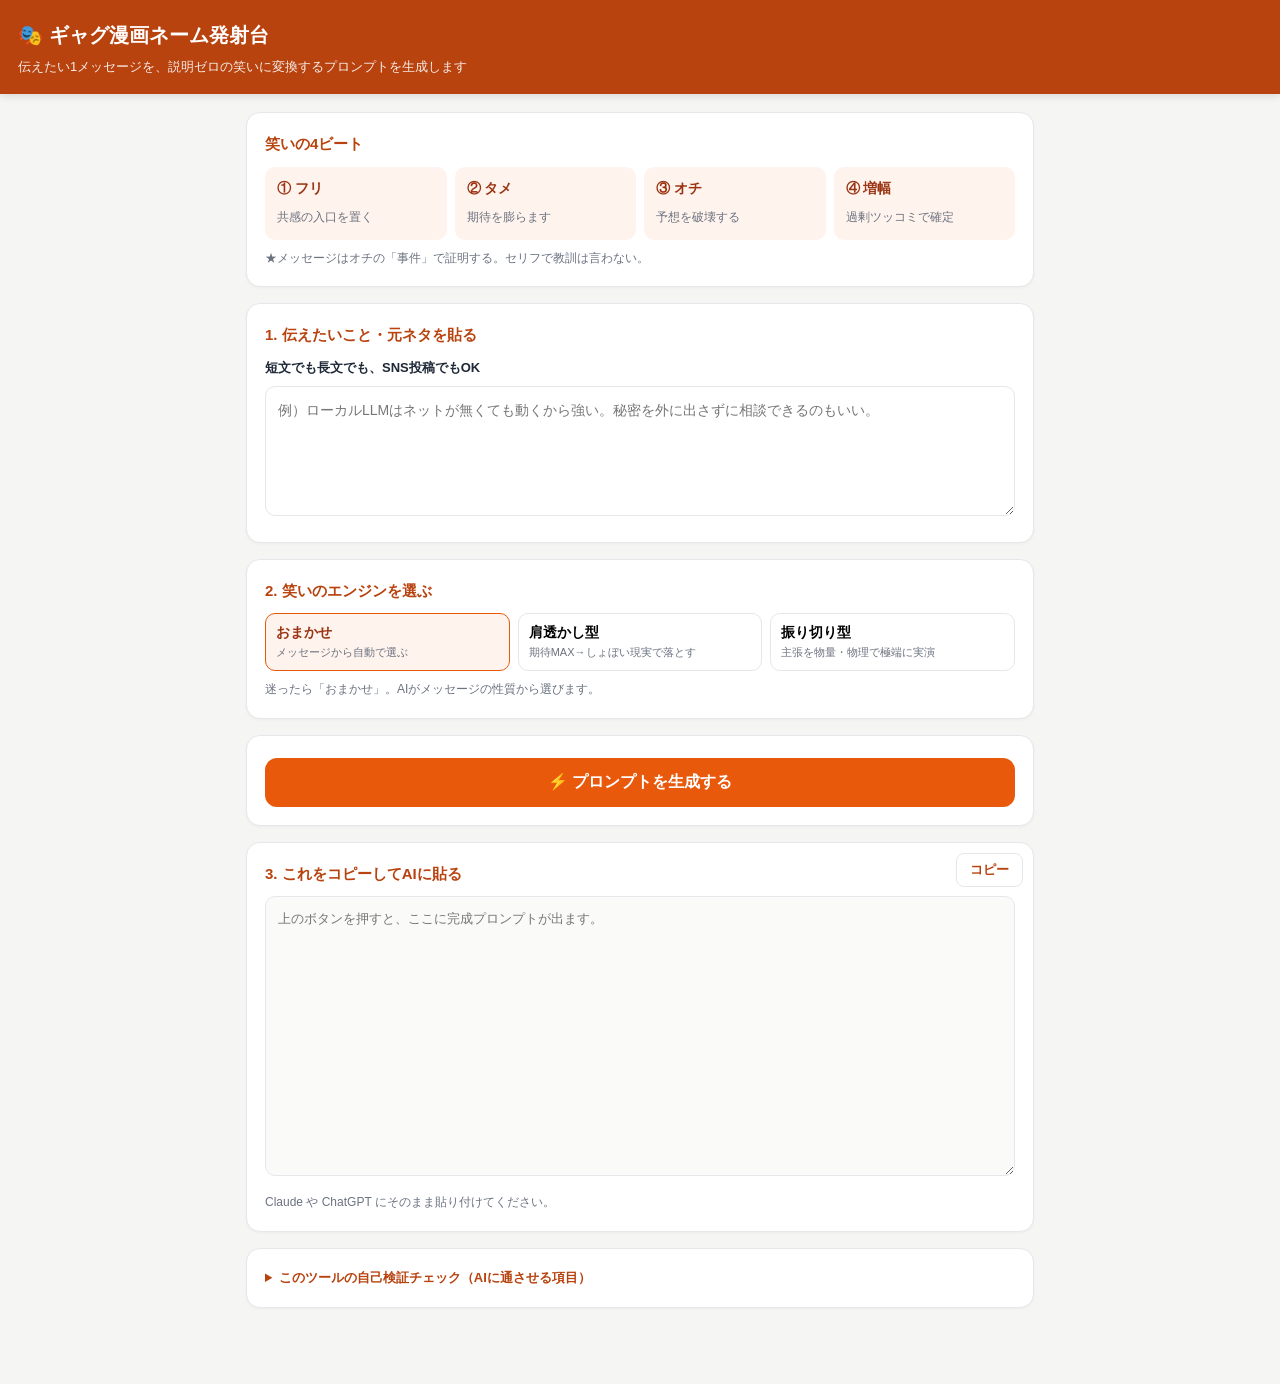
<file: apps/gag-name-launcher/index.html>
<!DOCTYPE html>
<html lang="ja">
<head>
<meta charset="utf-8">
<meta name="viewport" content="width=device-width, initial-scale=1">
<title>ギャグ漫画ネーム発射台</title>
<style>
  :root{ --bg:#f5f5f4; --card:#fff; --ink:#1f2937; --sub:#6b7280;
         --line:#e5e7eb; --accent:#b8430f; --accent2:#e8590c;
         --soft:#fff3ed; --softink:#9a3412; --ok:#16a34a; }
  *{box-sizing:border-box}
  body{margin:0;background:var(--bg);color:var(--ink);line-height:1.7;
       font-family:-apple-system,"Hiragino Sans","Yu Gothic",sans-serif;}
  header{background:var(--accent);color:#fff;padding:18px 18px 16px;
         box-shadow:0 2px 8px rgba(0,0,0,.12)}
  header h1{margin:0 0 4px;font-size:20px}
  header .sub{font-size:13px;opacity:.9}
  .wrap{max-width:820px;margin:0 auto;padding:18px 16px 60px}
  .card{background:var(--card);border:1px solid var(--line);border-radius:14px;
        padding:18px;margin-bottom:16px;box-shadow:0 1px 3px rgba(0,0,0,.04)}
  .card h2{margin:0 0 10px;font-size:15px;color:var(--accent)}
  .beats{display:flex;gap:8px;flex-wrap:wrap;margin:0}
  .beat{flex:1 1 150px;background:var(--soft);border-radius:10px;padding:10px 12px}
  .beat b{display:block;color:var(--softink);font-size:14px;margin-bottom:2px}
  .beat span{font-size:12px;color:var(--sub)}
  label.fld{display:block;font-size:13px;font-weight:700;margin:0 0 6px;color:var(--ink)}
  textarea{width:100%;min-height:130px;padding:12px;border:1px solid var(--line);
           border-radius:10px;font-size:14px;font-family:inherit;line-height:1.6;resize:vertical}
  .seg{display:flex;gap:8px;flex-wrap:wrap;margin:6px 0 4px}
  .seg button{flex:1 1 30%;border:1.5px solid var(--line);background:#fff;border-radius:10px;
              padding:10px;font-size:13px;cursor:pointer;font-family:inherit;text-align:left;
              transition:.15s}
  .seg button b{display:block;font-size:14px;margin-bottom:2px}
  .seg button small{color:var(--sub);font-size:11px}
  .seg button.on{border-color:var(--accent2);background:var(--soft)}
  .seg button.on b{color:var(--softink)}
  .go{width:100%;border:0;background:var(--accent2);color:#fff;font-size:16px;font-weight:700;
      padding:14px;border-radius:12px;cursor:pointer;font-family:inherit;margin-top:4px}
  .go:hover{background:var(--accent)}
  .out{position:relative}
  .out textarea{min-height:280px;background:#fafaf9;font-size:13px}
  .copy{position:absolute;top:10px;right:10px;border:1px solid var(--line);background:#fff;
        border-radius:8px;padding:7px 13px;font-size:13px;cursor:pointer;font-weight:700;color:var(--accent)}
  .copy.done{background:var(--ok);color:#fff;border-color:var(--ok)}
  .hint{font-size:12px;color:var(--sub);margin:8px 0 0}
  details{font-size:13px;color:var(--sub)}
  details summary{cursor:pointer;color:var(--accent);font-weight:700}
  .chk{margin:8px 0 0;padding-left:18px}
  .chk li{margin:3px 0}
</style>
</head>
<body>
<header>
  <h1>🎭 ギャグ漫画ネーム発射台</h1>
  <div class="sub">伝えたい1メッセージを、説明ゼロの笑いに変換するプロンプトを生成します</div>
</header>

<div class="wrap">

  <div class="card">
    <h2>笑いの4ビート</h2>
    <div class="beats">
      <div class="beat"><b>① フリ</b><span>共感の入口を置く</span></div>
      <div class="beat"><b>② タメ</b><span>期待を膨らます</span></div>
      <div class="beat"><b>③ オチ</b><span>予想を破壊する</span></div>
      <div class="beat"><b>④ 増幅</b><span>過剰ツッコミで確定</span></div>
    </div>
    <p class="hint">★メッセージはオチの「事件」で証明する。セリフで教訓は言わない。</p>
  </div>

  <div class="card">
    <h2>1. 伝えたいこと・元ネタを貼る</h2>
    <label class="fld" for="src">短文でも長文でも、SNS投稿でもOK</label>
    <textarea id="src" placeholder="例）ローカルLLMはネットが無くても動くから強い。秘密を外に出さずに相談できるのもいい。"></textarea>
  </div>

  <div class="card">
    <h2>2. 笑いのエンジンを選ぶ</h2>
    <div class="seg" id="seg">
      <button data-v="auto" class="on"><b>おまかせ</b><small>メッセージから自動で選ぶ</small></button>
      <button data-v="kata"><b>肩透かし型</b><small>期待MAX→しょぼい現実で落とす</small></button>
      <button data-v="furi"><b>振り切り型</b><small>主張を物量・物理で極端に実演</small></button>
    </div>
    <p class="hint">迷ったら「おまかせ」。AIがメッセージの性質から選びます。</p>
  </div>

  <div class="card">
    <button class="go" id="go">⚡ プロンプトを生成する</button>
  </div>

  <div class="card out">
    <h2>3. これをコピーしてAIに貼る</h2>
    <button class="copy" id="copy">コピー</button>
    <textarea id="result" readonly placeholder="上のボタンを押すと、ここに完成プロンプトが出ます。"></textarea>
    <p class="hint">Claude や ChatGPT にそのまま貼り付けてください。</p>
  </div>

  <div class="card">
    <details>
      <summary>このツールの自己検証チェック（AIに通させる項目）</summary>
      <ul class="chk">
        <li>メッセージを直接セリフで言っていないか？</li>
        <li>フリとオチの落差は十分大きいか？（タメを削っていないか）</li>
        <li>決めゴマ（オチ or ツッコミのピーク）が1つ立っているか？</li>
        <li>1作＝1ボケになっているか？</li>
        <li>説明ナレーションが混ざっていないか？</li>
      </ul>
    </details>
  </div>

</div>

<script>
  var engine = 'auto';
  var seg = document.getElementById('seg');
  seg.addEventListener('click', function(e){
    var b = e.target.closest('button'); if(!b) return;
    engine = b.getAttribute('data-v');
    [].forEach.call(seg.querySelectorAll('button'), function(x){ x.classList.remove('on'); });
    b.classList.add('on');
  });

  var ENGINE_TEXT = {
    auto: 'メッセージの性質から、下の2型のうち相性の良い方をあなたが自動で選ぶ。\n  - 肩透かし型：期待を最大まで膨らませて、しょぼい現実で落とす（「肩の力を抜け」「等身大でいい」系のとき）\n  - 振り切り型：主張やメリットを物理的・物量的に極端まで実演してオチる（「本気度」「物量」「これが本当の強み」系のとき）',
    kata: '【肩透かし型】を使う。期待を最大まで膨らませて、しょぼい現実で落とす。',
    furi: '【振り切り型】を使う。主張やメリットを、物理的・物量的に極端まで実演してオチる。'
  };

  function buildPrompt(src){
    return [
'# 役割',
'あなたはギャグ漫画の編集者だ。下の【元ネタ】から、作者が読者に一番伝えたい「たった1つのメッセージ」を見抜き、',
'それを"説明ゼロ"で「意外性・驚き・笑い」に変換したネームを設計する。',
'',
'最重要ルール：メッセージは絶対にセリフで説明しない。オチの"事件"で証明する。',
'読者が笑った後に「あ、つまりそういうことか」と勝手に気づく状態をつくる。',
'',
'## Step 1：メッセージを1本に絞る',
'- 元ネタから「結局この人が一番言いたいことは何か」を1文で抜く。複数あっても1つに削る。',
'- その1文を、フリの核（読者が信じる"あたりまえ"）と、オチの核（それを裏切る"真実"）に分解する。',
'- ※メッセージ文はセリフに書かない。設計の土台にするだけ。',
'',
'## Step 2：笑いのエンジン',
'  ' + ENGINE_TEXT[engine],
'',
'## Step 3：4ビートで組む（各ビートを飛ばさない）',
'1. フリ（共感の入口）：読者が「わかる」と思う状況を1〜2コマで提示。',
'2. タメ（期待の増幅）：期待や緊張を意図的に膨らます。★ここを大きくするほどオチが効く。フリ直後にオチを出すのは厳禁。',
'3. オチ（予想の破壊）：選んだエンジンで期待を破壊。メッセージはここで初めて"行動・絵・事件"として証明する。教訓セリフは書かない。',
'4. 増幅（過剰リアクション）：ツッコミ役が爆発顔・ドカーン・一言ツッコミでオチを確定させ、笑いを最大化。',
'',
'## 役割分担（キャラが複数なら）',
'- ボケ役：マイペースに本質を体現する側。',
'- ツッコミ役：読者の代弁者。驚き・困惑・ツッコミで感情を増幅。',
'',
'## Step 4：出力前の自己検証（NGなら直してから出す）',
'□ メッセージを直接セリフで言っていないか？ □ フリとオチの落差は十分か？',
'□ 決めゴマが1つ立っているか？ □ 1作＝1ボケか？ □ 説明ナレーションが混ざっていないか？',
'',
'## 出力フォーマット',
'- ページ／コマ別に「構図・表情・セリフ・効果音・演出メモ」を書く。',
'- セリフはキャラの口調に合わせ、難しいカタカナ語は避ける。',
'- 最後に「投稿用キャプション案」を添える。',
'',
'---',
'【元ネタ】',
src.trim()
    ].join('\n');
  }

  document.getElementById('go').addEventListener('click', function(){
    var src = document.getElementById('src').value;
    if(!src.trim()){ alert('まず元ネタを貼ってください。'); return; }
    document.getElementById('result').value = buildPrompt(src);
  });

  var copyBtn = document.getElementById('copy');
  copyBtn.addEventListener('click', function(){
    var r = document.getElementById('result');
    if(!r.value){ return; }
    r.select();
    navigator.clipboard.writeText(r.value).then(function(){
      copyBtn.textContent = 'コピー完了 ✓'; copyBtn.classList.add('done');
      setTimeout(function(){ copyBtn.textContent='コピー'; copyBtn.classList.remove('done'); }, 1600);
    }).catch(function(){
      document.execCommand('copy');
      copyBtn.textContent = 'コピー完了 ✓'; copyBtn.classList.add('done');
      setTimeout(function(){ copyBtn.textContent='コピー'; copyBtn.classList.remove('done'); }, 1600);
    });
  });
</script>
</body>
</html>
</file>
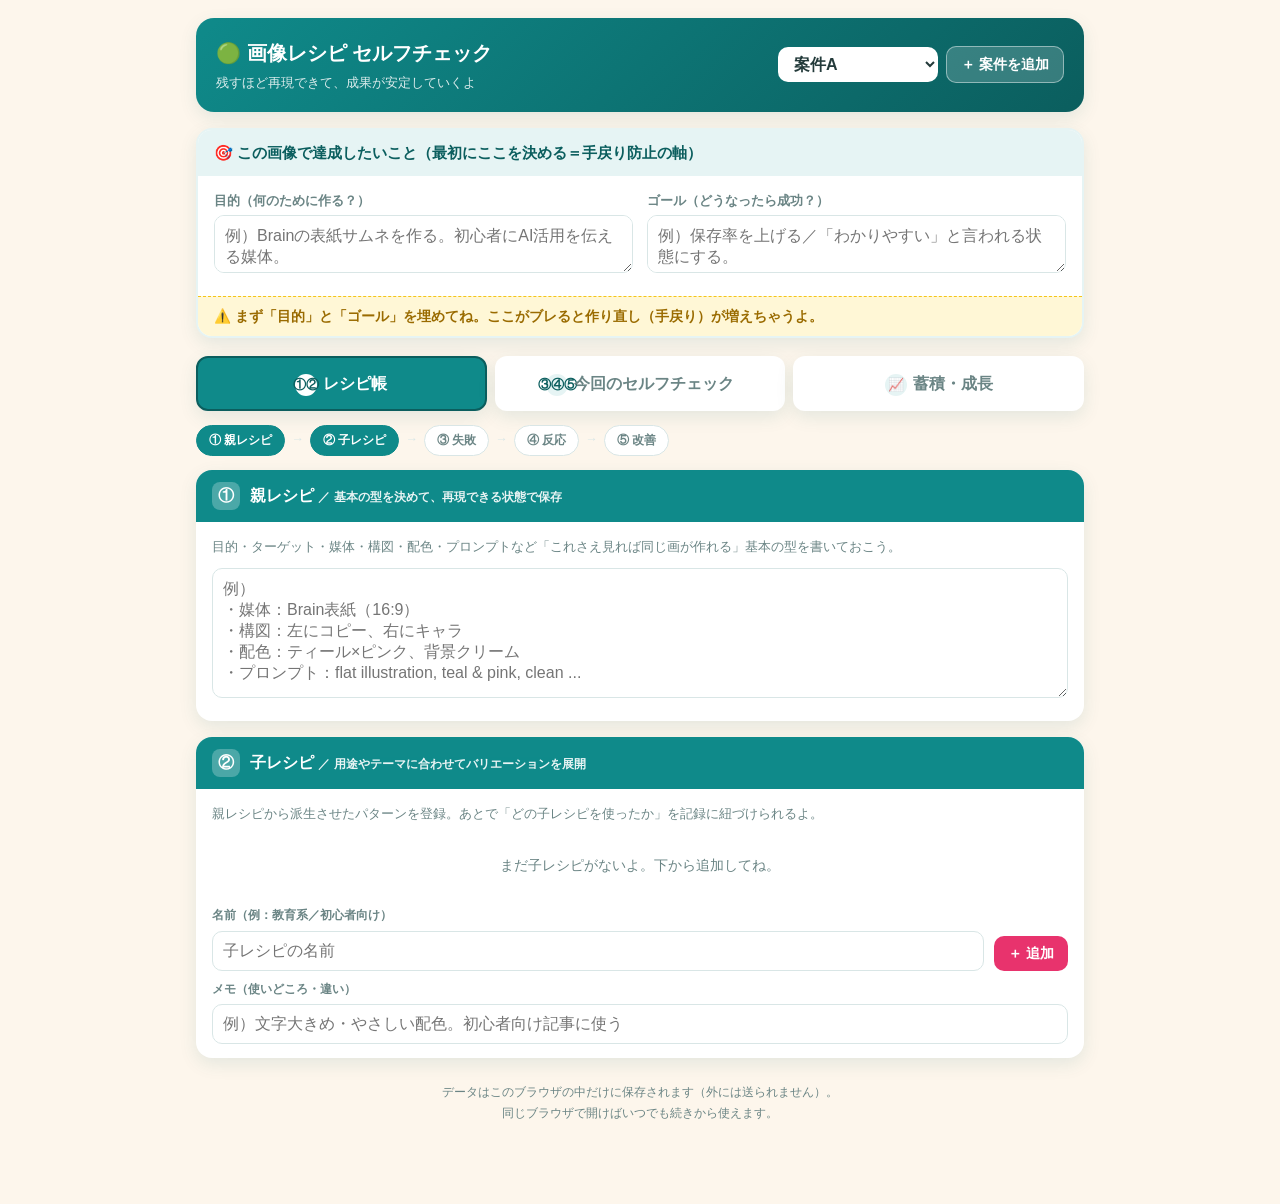
<file: apps/image-recipe/index.html>
<!DOCTYPE html>
<html lang="ja">
<head>
<meta charset="UTF-8">
<meta name="viewport" content="width=device-width, initial-scale=1.0">
<title>画像レシピ セルフチェック</title>
<style>
  :root{
    --teal:#0f8a8a; --teal-d:#0b5e5e; --teal-l:#e6f4f4;
    --pink:#e8336d; --yellow:#f5c518; --green:#16a34a;
    --cream:#fdf6ec; --ink:#243b3b; --muted:#6b8585;
    --line:#d9e6e6; --card:#ffffff; --bad:#d64545;
    --shadow:0 6px 18px rgba(11,94,94,.10);
  }
  *{box-sizing:border-box;}
  body{
    margin:0; font-family:"Hiragino Maru Gothic ProN","Hiragino Sans","Yu Gothic",sans-serif;
    background:var(--cream); color:var(--ink); line-height:1.7; -webkit-font-smoothing:antialiased;
  }
  .wrap{max-width:920px; margin:0 auto; padding:18px 16px 80px;}

  /* ヘッダー */
  header.app{
    background:linear-gradient(135deg,var(--teal),var(--teal-d));
    color:#fff; border-radius:18px; padding:18px 20px; box-shadow:var(--shadow);
    display:flex; flex-wrap:wrap; gap:12px; align-items:center; justify-content:space-between;
  }
  header.app h1{font-size:1.25rem; margin:0; display:flex; align-items:center; gap:8px;}
  header.app .sub{font-size:.8rem; opacity:.85; margin-top:2px;}
  .proj-bar{display:flex; gap:8px; align-items:center; flex-wrap:wrap;}
  select,input,textarea{font-family:inherit; font-size:1rem; color:var(--ink);}
  select.proj{
    border:none; border-radius:10px; padding:8px 12px; background:#fff; color:var(--ink); font-weight:700; min-width:160px;
  }
  .btn{
    border:none; border-radius:10px; padding:8px 14px; font-weight:700; cursor:pointer; font-size:.9rem;
    background:#fff; color:var(--teal-d); transition:transform .06s, box-shadow .2s;
  }
  .btn:active{transform:translateY(1px);}
  .btn.ghost{background:rgba(255,255,255,.18); color:#fff; border:1px solid rgba(255,255,255,.45);}
  .btn.pink{background:var(--pink); color:#fff;}
  .btn.big{padding:14px 20px; font-size:1.05rem; border-radius:14px; width:100%;}
  .btn.danger{background:#fff; color:var(--bad);}

  /* 目的・ゴール（軸） */
  .axis{
    margin-top:16px; background:var(--card); border-radius:16px; box-shadow:var(--shadow);
    border:2px solid var(--teal-l); overflow:hidden;
  }
  .axis-head{
    background:var(--teal-l); padding:10px 16px; font-weight:800; color:var(--teal-d);
    display:flex; align-items:center; gap:8px; font-size:.95rem;
  }
  .axis-body{padding:14px 16px; display:grid; grid-template-columns:1fr 1fr; gap:14px;}
  .axis-body .field label{font-size:.8rem; color:var(--muted); font-weight:700; display:block; margin-bottom:4px;}
  .axis-body textarea{
    width:100%; border:1.5px solid var(--line); border-radius:10px; padding:10px; resize:vertical; min-height:54px;
  }
  .axis textarea:focus{outline:none; border-color:var(--teal);}
  .axis-warn{
    background:#fff7d6; color:#9a6b00; padding:8px 16px; font-size:.85rem; font-weight:700;
    border-top:1px dashed var(--yellow); display:none;
  }
  .axis-warn.show{display:block;}

  /* タブ */
  .tabs{display:flex; gap:8px; margin:18px 0 14px; flex-wrap:wrap;}
  .tab{
    flex:1; min-width:140px; text-align:center; padding:12px 10px; border-radius:12px; cursor:pointer;
    background:#fff; color:var(--muted); font-weight:800; border:2px solid transparent; box-shadow:var(--shadow);
  }
  .tab .n{display:inline-flex; width:22px; height:22px; border-radius:50%; background:var(--teal-l); color:var(--teal-d);
    align-items:center; justify-content:center; font-size:.8rem; margin-right:6px;}
  .tab.active{background:var(--teal); color:#fff; border-color:var(--teal-d);}
  .tab.active .n{background:#fff; color:var(--teal-d);}

  .panel{display:none; animation:fade .2s;}
  .panel.active{display:block;}
  @keyframes fade{from{opacity:0; transform:translateY(4px);} to{opacity:1; transform:none;}}

  /* 流れバー */
  .flow{display:flex; gap:6px; flex-wrap:wrap; margin-bottom:14px; font-size:.78rem;}
  .flow span{background:#fff; border:1px solid var(--line); border-radius:20px; padding:4px 12px; color:var(--muted); font-weight:700;}
  .flow span.on{background:var(--teal); color:#fff; border-color:var(--teal);}
  .flow .arr{border:none; background:none; color:var(--line); padding:4px 0;}

  /* カード */
  .card{background:var(--card); border-radius:16px; box-shadow:var(--shadow); margin-bottom:16px; overflow:hidden;}
  .card-head{padding:12px 16px; display:flex; align-items:center; gap:10px; color:#fff; font-weight:800;}
  .card-head .badge{width:28px; height:28px; border-radius:8px; background:rgba(255,255,255,.25);
    display:flex; align-items:center; justify-content:center; font-size:1rem;}
  .card-head small{font-weight:600; opacity:.9; font-size:.78rem;}
  .h-teal{background:var(--teal);} .h-pink{background:var(--pink);} .h-dark{background:var(--teal-d);}
  .card-body{padding:14px 16px;}
  .hint{font-size:.82rem; color:var(--muted); margin:0 0 10px;}
  .card-body textarea, .card-body input[type=text]{
    width:100%; border:1.5px solid var(--line); border-radius:10px; padding:10px; resize:vertical;
  }
  .card-body textarea:focus, .card-body input:focus{outline:none; border-color:var(--teal);}

  /* チップ（ワンタップ） */
  .chips{display:flex; flex-wrap:wrap; gap:8px; margin-bottom:10px;}
  .chip{
    border:1.5px solid var(--line); background:#fff; border-radius:22px; padding:7px 14px; cursor:pointer;
    font-size:.9rem; font-weight:700; color:var(--muted); user-select:none; transition:.12s;
  }
  .chip:active{transform:scale(.96);}
  .chip.on{color:#fff;}
  .chips.bad .chip.on{background:var(--bad); border-color:var(--bad);}
  .chips.good .chip.on{background:var(--green); border-color:var(--green);}
  .row2{display:grid; grid-template-columns:1fr auto; gap:10px; align-items:end;}
  .mini{font-size:.78rem; color:var(--muted); font-weight:700; margin-bottom:4px; display:block;}

  /* 子レシピ一覧 */
  .child-list{display:flex; flex-direction:column; gap:8px;}
  .child-item{display:flex; gap:8px; align-items:center; background:#f6fafa; border:1px solid var(--line);
    border-radius:10px; padding:8px 10px;}
  .child-item .name{font-weight:800; color:var(--teal-d);}
  .child-item .note{color:var(--muted); font-size:.85rem; flex:1;}
  .child-item button{margin-left:auto;}

  /* 蓄積 */
  .stat-grid{display:grid; grid-template-columns:repeat(3,1fr); gap:10px; margin-bottom:16px;}
  .stat{background:#fff; border-radius:14px; box-shadow:var(--shadow); padding:12px; text-align:center;}
  .stat .num{font-size:1.6rem; font-weight:900; color:var(--teal);}
  .stat .lab{font-size:.78rem; color:var(--muted); font-weight:700;}
  .win{background:linear-gradient(135deg,#fff7d6,#fffdf3); border:2px solid var(--yellow); border-radius:16px; padding:14px 16px; margin-bottom:16px;}
  .win h3{margin:0 0 8px; color:#9a6b00; font-size:1rem; display:flex; gap:6px; align-items:center;}
  .win .winchips{display:flex; flex-wrap:wrap; gap:8px;}
  .win .wc{background:#fff; border:1px solid var(--yellow); border-radius:20px; padding:5px 12px; font-weight:800; color:#9a6b00; font-size:.88rem;}
  .win .wc b{color:var(--pink);}
  .empty{color:var(--muted); font-size:.9rem; text-align:center; padding:18px;}

  .log{background:#fff; border-radius:14px; box-shadow:var(--shadow); margin-bottom:12px; overflow:hidden;}
  .log-top{display:flex; align-items:center; gap:10px; padding:10px 14px; background:#f0f7f7; font-size:.85rem;}
  .log-top .date{font-weight:800; color:var(--teal-d);}
  .log-top .ver{background:var(--teal); color:#fff; border-radius:20px; padding:2px 10px; font-size:.78rem; font-weight:800;}
  .log-top .which{color:var(--muted);}
  .log-body{padding:12px 14px; display:grid; gap:8px;}
  .log-line{display:flex; gap:8px; align-items:flex-start; font-size:.9rem;}
  .log-line .ic{flex:0 0 auto; width:22px; height:22px; border-radius:7px; display:flex; align-items:center; justify-content:center; font-size:.8rem; color:#fff;}
  .ic-bad{background:var(--bad);} .ic-good{background:var(--green);} .ic-next{background:var(--teal);}
  .log-line .tx b{display:block; font-size:.72rem; color:var(--muted);}
  .log .del{margin:0 14px 12px auto; display:block;}

  .foot{text-align:center; color:var(--muted); font-size:.78rem; margin-top:24px;}
  .toast{
    position:fixed; left:50%; bottom:26px; transform:translateX(-50%) translateY(20px);
    background:var(--teal-d); color:#fff; padding:12px 22px; border-radius:30px; font-weight:800; box-shadow:var(--shadow);
    opacity:0; pointer-events:none; transition:.3s;
  }
  .toast.show{opacity:1; transform:translateX(-50%) translateY(0);}

  @media(max-width:560px){
    .axis-body{grid-template-columns:1fr;}
    .stat-grid{grid-template-columns:1fr 1fr;}
    header.app h1{font-size:1.1rem;}
  }
</style>
</head>
<body>
<div class="wrap">

  <!-- ヘッダー -->
  <header class="app">
    <div>
      <h1>🟢 画像レシピ セルフチェック</h1>
      <div class="sub">残すほど再現できて、成果が安定していくよ</div>
    </div>
    <div class="proj-bar">
      <select class="proj" id="projSelect" onchange="switchProject(this.value)"></select>
      <button class="btn ghost" onclick="newProject()">＋ 案件を追加</button>
    </div>
  </header>

  <!-- 0. 目的とゴール（軸） -->
  <section class="axis">
    <div class="axis-head">🎯 この画像で達成したいこと（最初にここを決める＝手戻り防止の軸）</div>
    <div class="axis-body">
      <div class="field">
        <label>目的（何のために作る？）</label>
        <textarea id="purpose" placeholder="例）Brainの表紙サムネを作る。初心者にAI活用を伝える媒体。" oninput="saveAxis()"></textarea>
      </div>
      <div class="field">
        <label>ゴール（どうなったら成功？）</label>
        <textarea id="goal" placeholder="例）保存率を上げる／「わかりやすい」と言われる状態にする。" oninput="saveAxis()"></textarea>
      </div>
    </div>
    <div class="axis-warn" id="axisWarn">⚠️ まず「目的」と「ゴール」を埋めてね。ここがブレると作り直し（手戻り）が増えちゃうよ。</div>
  </section>

  <!-- タブ -->
  <div class="tabs">
    <div class="tab active" data-tab="recipe" onclick="switchTab('recipe')"><span class="n">①②</span>レシピ帳</div>
    <div class="tab" data-tab="check" onclick="switchTab('check')"><span class="n">③④⑤</span>今回のセルフチェック</div>
    <div class="tab" data-tab="grow" onclick="switchTab('grow')"><span class="n">📈</span>蓄積・成長</div>
  </div>

  <!-- ① ② レシピ帳 -->
  <section class="panel active" id="panel-recipe">
    <div class="flow"><span class="on">① 親レシピ</span><span class="arr">→</span><span class="on">② 子レシピ</span><span class="arr">→</span><span>③ 失敗</span><span class="arr">→</span><span>④ 反応</span><span class="arr">→</span><span>⑤ 改善</span></div>

    <div class="card">
      <div class="card-head h-teal"><span class="badge">①</span><div>親レシピ <small>／ 基本の型を決めて、再現できる状態で保存</small></div></div>
      <div class="card-body">
        <p class="hint">目的・ターゲット・媒体・構図・配色・プロンプトなど「これさえ見れば同じ画が作れる」基本の型を書いておこう。</p>
        <textarea id="parent" rows="6" placeholder="例）&#10;・媒体：Brain表紙（16:9）&#10;・構図：左にコピー、右にキャラ&#10;・配色：ティール×ピンク、背景クリーム&#10;・プロンプト：flat illustration, teal & pink, clean ..." oninput="saveParent()"></textarea>
      </div>
    </div>

    <div class="card">
      <div class="card-head h-teal"><span class="badge">②</span><div>子レシピ <small>／ 用途やテーマに合わせてバリエーションを展開</small></div></div>
      <div class="card-body">
        <p class="hint">親レシピから派生させたパターンを登録。あとで「どの子レシピを使ったか」を記録に紐づけられるよ。</p>
        <div class="child-list" id="childList"></div>
        <div class="row2" style="margin-top:10px;">
          <div>
            <span class="mini">名前（例：教育系／初心者向け）</span>
            <input type="text" id="childName" placeholder="子レシピの名前">
          </div>
          <button class="btn pink" onclick="addChild()">＋ 追加</button>
        </div>
        <div style="margin-top:8px;">
          <span class="mini">メモ（使いどころ・違い）</span>
          <input type="text" id="childNote" placeholder="例）文字大きめ・やさしい配色。初心者向け記事に使う">
        </div>
      </div>
    </div>
  </section>

  <!-- ③ ④ ⑤ セルフチェック -->
  <section class="panel" id="panel-check">
    <div class="flow"><span>① 親</span><span class="arr">→</span><span>② 子</span><span class="arr">→</span><span class="on">③ 失敗メモ</span><span class="arr">→</span><span class="on">④ 反応メモ</span><span class="arr">→</span><span class="on">⑤ 次の改善</span></div>

    <div class="card">
      <div class="card-head h-dark"><span class="badge">🧩</span><div>今回使った子レシピ <small>／ どれを試した？</small></div></div>
      <div class="card-body">
        <select id="usedChild" class="proj" style="width:100%; border:1.5px solid var(--line);"></select>
      </div>
    </div>

    <div class="card">
      <div class="card-head h-pink"><span class="badge">③</span><div>失敗メモ <small>／ うまくいかなかった理由を一言で残す（タップでOK）</small></div></div>
      <div class="card-body">
        <p class="hint">当てはまるものをタップ。一言メモは任意。あとで「失敗→対策」として貯まるよ。</p>
        <div class="chips bad" id="failChips"></div>
        <input type="text" id="failNote" placeholder="一言メモ（任意）例：右上のロゴが目立ちすぎた">
      </div>
    </div>

    <div class="card">
      <div class="card-head h-dark" style="background:var(--green)"><span class="badge">④</span><div>反応メモ <small>／ 実際の反応を記録して成功パターンを見つける</small></div></div>
      <div class="card-body">
        <p class="hint">良かった反応をタップ。数字（保存数・クリック率など）があればメモに。</p>
        <div class="chips good" id="reactChips"></div>
        <input type="text" id="reactNote" placeholder="一言メモ（任意）例：保存30件・コメント『見やすい』">
      </div>
    </div>

    <div class="card">
      <div class="card-head h-teal"><span class="badge">⑤</span><div>次の改善 <small>／ 次に試すことを1つだけ決めて、小さくアップデート</small></div></div>
      <div class="card-body">
        <p class="hint">あれこれ変えず「次に試す仮説を1つ」。これが手戻りを減らすコツ。</p>
        <div class="row2">
          <div>
            <span class="mini">次に試すこと（仮説1つ）</span>
            <input type="text" id="improveNote" placeholder="例：コピーを短くしてみる">
          </div>
          <div>
            <span class="mini">バージョン</span>
            <input type="text" id="version" style="width:90px;" placeholder="v1.1">
          </div>
        </div>
      </div>
    </div>

    <button class="btn pink big" onclick="saveCycle()">💾 この1回を記録して、勝ちパターンを育てる</button>
  </section>

  <!-- 蓄積・成長 -->
  <section class="panel" id="panel-grow">
    <div class="flow"><span>残す</span><span class="arr">→</span><span class="on">探しやすい</span><span class="arr">→</span><span class="on">再現できる</span><span class="arr">→</span><span class="on">資産になる</span><span class="arr">→</span><span class="on">成果が安定</span></div>

    <div class="stat-grid">
      <div class="stat"><div class="num" id="statCount">0</div><div class="lab">記録した回数</div></div>
      <div class="stat"><div class="num" id="statChild">0</div><div class="lab">子レシピ数</div></div>
      <div class="stat"><div class="num" id="statWin">0</div><div class="lab">勝ち反応の数</div></div>
    </div>

    <div class="win">
      <h3>⭐ あなたの「勝ちパターン」（反応が良かった順）</h3>
      <div class="winchips" id="winChips"><span class="wc">まだ記録がないよ</span></div>
    </div>

    <h3 style="color:var(--teal-d); margin:18px 0 8px;">📒 記録の履歴（新しい順）＝失敗→対策の蓄積</h3>
    <div id="logList"></div>
  </section>

  <div class="foot">データはこのブラウザの中だけに保存されます（外には送られません）。<br>同じブラウザで開けばいつでも続きから使えます。</div>
</div>

<div class="toast" id="toast">保存したよ！</div>

<script>
/* ====== データ層（localStorage） ====== */
const KEY = "image-recipe-selfcheck-v1";
const FAIL_PRESETS = ["文字が多すぎた","色が弱い","伝えたいことがぼやけた","構図がごちゃついた","ターゲットとズレた","写真と合わない","余白がない","ロゴが目立ちすぎ"];
const REACT_PRESETS = ["保存率が高い","『わかりやすい』の声","クリックされた","コメントが付いた","シェアされた","目を引いた"];

let store = load();
function load(){
  try{ const d = JSON.parse(localStorage.getItem(KEY)); if(d && d.projects) return d; }catch(e){}
  const id = uid();
  return { current:id, projects:[ blankProject(id,"案件A") ] };
}
function blankProject(id,name){ return { id, name, purpose:"", goal:"", parent:"", children:[], cycles:[] }; }
function save(){ localStorage.setItem(KEY, JSON.stringify(store)); }
function uid(){ return Date.now().toString(36)+Math.random().toString(36).slice(2,6); }
function cur(){ return store.projects.find(p=>p.id===store.current) || store.projects[0]; }

/* ====== 案件 ====== */
function renderProjects(){
  const sel = document.getElementById("projSelect");
  sel.innerHTML = store.projects.map(p=>`<option value="${p.id}" ${p.id===store.current?"selected":""}>${esc(p.name)}</option>`).join("");
}
function switchProject(id){ store.current=id; save(); renderAll(); }
function newProject(){
  const name = prompt("新しい案件の名前は？", "案件"+String.fromCharCode(65+store.projects.length));
  if(!name) return;
  const id = uid(); store.projects.push(blankProject(id,name)); store.current=id; save(); renderAll();
}

/* ====== 目的・ゴール（軸） ====== */
function saveAxis(){
  const p = cur();
  p.purpose = document.getElementById("purpose").value;
  p.goal = document.getElementById("goal").value;
  save(); checkAxis();
}
function checkAxis(){
  const p = cur();
  const ok = p.purpose.trim() && p.goal.trim();
  document.getElementById("axisWarn").classList.toggle("show", !ok);
  return ok;
}

/* ====== 親レシピ ====== */
function saveParent(){ cur().parent = document.getElementById("parent").value; save(); }

/* ====== 子レシピ ====== */
function addChild(){
  const name = document.getElementById("childName").value.trim();
  const note = document.getElementById("childNote").value.trim();
  if(!name){ toast("子レシピの名前を入れてね"); return; }
  cur().children.push({ id:uid(), name, note });
  document.getElementById("childName").value=""; document.getElementById("childNote").value="";
  save(); renderChildren(); renderUsedChild(); renderStats();
}
function delChild(id){
  if(!confirm("この子レシピを消す？")) return;
  const p = cur(); p.children = p.children.filter(c=>c.id!==id); save(); renderChildren(); renderUsedChild(); renderStats();
}
function renderChildren(){
  const list = document.getElementById("childList");
  const p = cur();
  if(!p.children.length){ list.innerHTML = `<div class="empty">まだ子レシピがないよ。下から追加してね。</div>`; return; }
  list.innerHTML = p.children.map(c=>`
    <div class="child-item">
      <span class="name">${esc(c.name)}</span>
      <span class="note">${esc(c.note||"")}</span>
      <button class="btn danger" onclick="delChild('${c.id}')">削除</button>
    </div>`).join("");
}
function renderUsedChild(){
  const sel = document.getElementById("usedChild");
  const p = cur();
  sel.innerHTML = `<option value="">（子レシピを選ぶ・任意）</option>` +
    p.children.map(c=>`<option value="${c.id}">${esc(c.name)}</option>`).join("");
}

/* ====== チップ ====== */
function renderChips(){
  document.getElementById("failChips").innerHTML =
    FAIL_PRESETS.map(t=>`<span class="chip" data-on="0" onclick="toggleChip(this)">${t}</span>`).join("");
  document.getElementById("reactChips").innerHTML =
    REACT_PRESETS.map(t=>`<span class="chip" data-on="0" onclick="toggleChip(this)">${t}</span>`).join("");
}
function toggleChip(el){ const on = el.dataset.on==="1"; el.dataset.on = on?"0":"1"; el.classList.toggle("on",!on); }
function selectedChips(id){ return [...document.querySelectorAll(`#${id} .chip.on`)].map(c=>c.textContent); }
function clearChips(){ document.querySelectorAll(".chip.on").forEach(c=>{c.classList.remove("on"); c.dataset.on="0";}); }

/* ====== サイクル記録 ====== */
function saveCycle(){
  if(!checkAxis()){ switchTabSilent(); document.getElementById("purpose").focus(); toast("先に目的・ゴールを埋めてね"); window.scrollTo({top:0,behavior:"smooth"}); return; }
  const fail = selectedChips("failChips");
  const react = selectedChips("reactChips");
  const failNote = document.getElementById("failNote").value.trim();
  const reactNote = document.getElementById("reactNote").value.trim();
  const improve = document.getElementById("improveNote").value.trim();
  const ver = document.getElementById("version").value.trim();
  const childId = document.getElementById("usedChild").value;
  if(!fail.length && !react.length && !failNote && !reactNote && !improve){ toast("どれか1つは記録してね"); return; }

  cur().cycles.push({
    id:uid(), date:new Date().toISOString(), childId,
    fail, failNote, react, reactNote, improve, ver
  });
  save();
  // 入力リセット
  clearChips();
  ["failNote","reactNote","improveNote","version"].forEach(i=>document.getElementById(i).value="");
  document.getElementById("usedChild").value="";
  renderGrow();
  toast("記録したよ！蓄積タブで成長が見えるよ📈");
  switchTab("grow");
}
function delCycle(id){
  if(!confirm("この記録を消す？")) return;
  const p = cur(); p.cycles = p.cycles.filter(c=>c.id!==id); save(); renderGrow();
}

/* ====== 蓄積・成長 ====== */
function renderGrow(){ renderStats(); renderWin(); renderLogs(); }
function renderStats(){
  const p = cur();
  document.getElementById("statCount").textContent = p.cycles.length;
  document.getElementById("statChild").textContent = p.children.length;
  const winN = p.cycles.reduce((s,c)=>s+(c.react?c.react.length:0),0);
  document.getElementById("statWin").textContent = winN;
}
function renderWin(){
  const p = cur(); const count = {};
  p.cycles.forEach(c=> (c.react||[]).forEach(r=> count[r]=(count[r]||0)+1));
  const arr = Object.entries(count).sort((a,b)=>b[1]-a[1]);
  const box = document.getElementById("winChips");
  if(!arr.length){ box.innerHTML = `<span class="wc">まだ記録がないよ。④反応メモを残すと、ここに勝ちパターンが並ぶよ</span>`; return; }
  box.innerHTML = arr.map(([t,n])=>`<span class="wc">${esc(t)} <b>×${n}</b></span>`).join("");
}
function childName(id){ const c = cur().children.find(x=>x.id===id); return c?c.name:""; }
function renderLogs(){
  const p = cur(); const box = document.getElementById("logList");
  if(!p.cycles.length){ box.innerHTML = `<div class="empty">まだ記録がないよ。「今回のセルフチェック」から残してみよう。</div>`; return; }
  box.innerHTML = [...p.cycles].reverse().map(c=>{
    const d = new Date(c.date); const ds = `${d.getMonth()+1}/${d.getDate()} ${String(d.getHours()).padStart(2,"0")}:${String(d.getMinutes()).padStart(2,"0")}`;
    const cn = childName(c.childId);
    const fail = [...(c.fail||[]), c.failNote].filter(Boolean).join(" / ");
    const react = [...(c.react||[]), c.reactNote].filter(Boolean).join(" / ");
    let lines = "";
    if(fail) lines += `<div class="log-line"><span class="ic ic-bad">✕</span><span class="tx"><b>失敗</b>${esc(fail)}</span></div>`;
    if(react) lines += `<div class="log-line"><span class="ic ic-good">♥</span><span class="tx"><b>反応</b>${esc(react)}</span></div>`;
    if(c.improve) lines += `<div class="log-line"><span class="ic ic-next">→</span><span class="tx"><b>次の改善（対策）</b>${esc(c.improve)}</span></div>`;
    return `<div class="log">
      <div class="log-top"><span class="date">${ds}</span>${c.ver?`<span class="ver">${esc(c.ver)}</span>`:""}${cn?`<span class="which">🧩 ${esc(cn)}</span>`:""}</div>
      <div class="log-body">${lines||'<div class="empty">（内容なし）</div>'}</div>
      <button class="btn danger del" onclick="delCycle('${c.id}')">この記録を削除</button>
    </div>`;
  }).join("");
}

/* ====== タブ ====== */
function switchTab(name){
  document.querySelectorAll(".tab").forEach(t=>t.classList.toggle("active", t.dataset.tab===name));
  document.querySelectorAll(".panel").forEach(p=>p.classList.remove("active"));
  document.getElementById("panel-"+name).classList.add("active");
  if(name==="grow") renderGrow();
}
function switchTabSilent(){ /* 軸未入力時に上部へ誘導するだけ */ }

/* ====== 共通描画 ====== */
function renderAll(){
  renderProjects();
  const p = cur();
  document.getElementById("purpose").value = p.purpose;
  document.getElementById("goal").value = p.goal;
  document.getElementById("parent").value = p.parent;
  renderChildren(); renderUsedChild(); renderChips(); renderGrow(); checkAxis();
}

/* ====== ユーティリティ ====== */
function esc(s){ return (s||"").replace(/[&<>"']/g,m=>({"&":"&amp;","<":"&lt;",">":"&gt;","\"":"&quot;","'":"&#39;"}[m])); }
let toastTimer;
function toast(msg){
  const t = document.getElementById("toast"); t.textContent = msg; t.classList.add("show");
  clearTimeout(toastTimer); toastTimer = setTimeout(()=>t.classList.remove("show"), 2200);
}

/* 起動 */
renderAll();
</script>
</body>
</html>
</file>
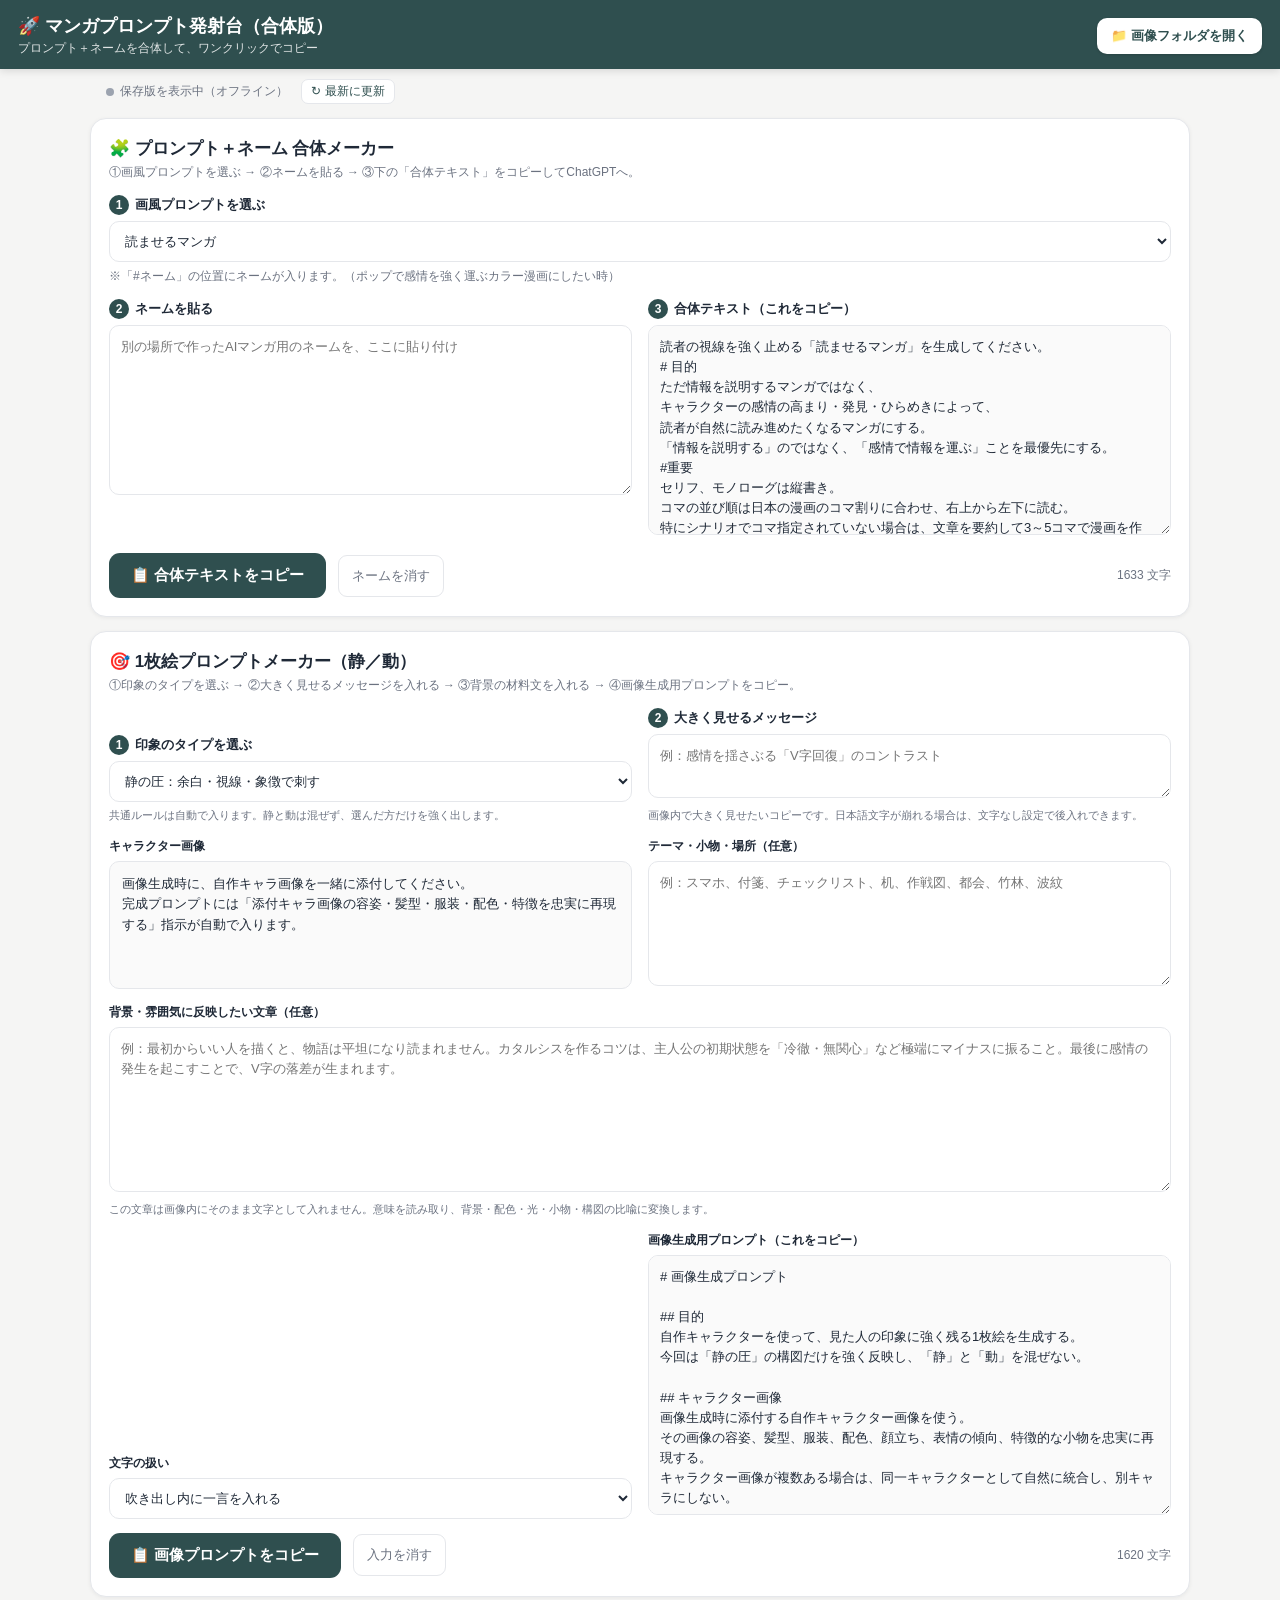
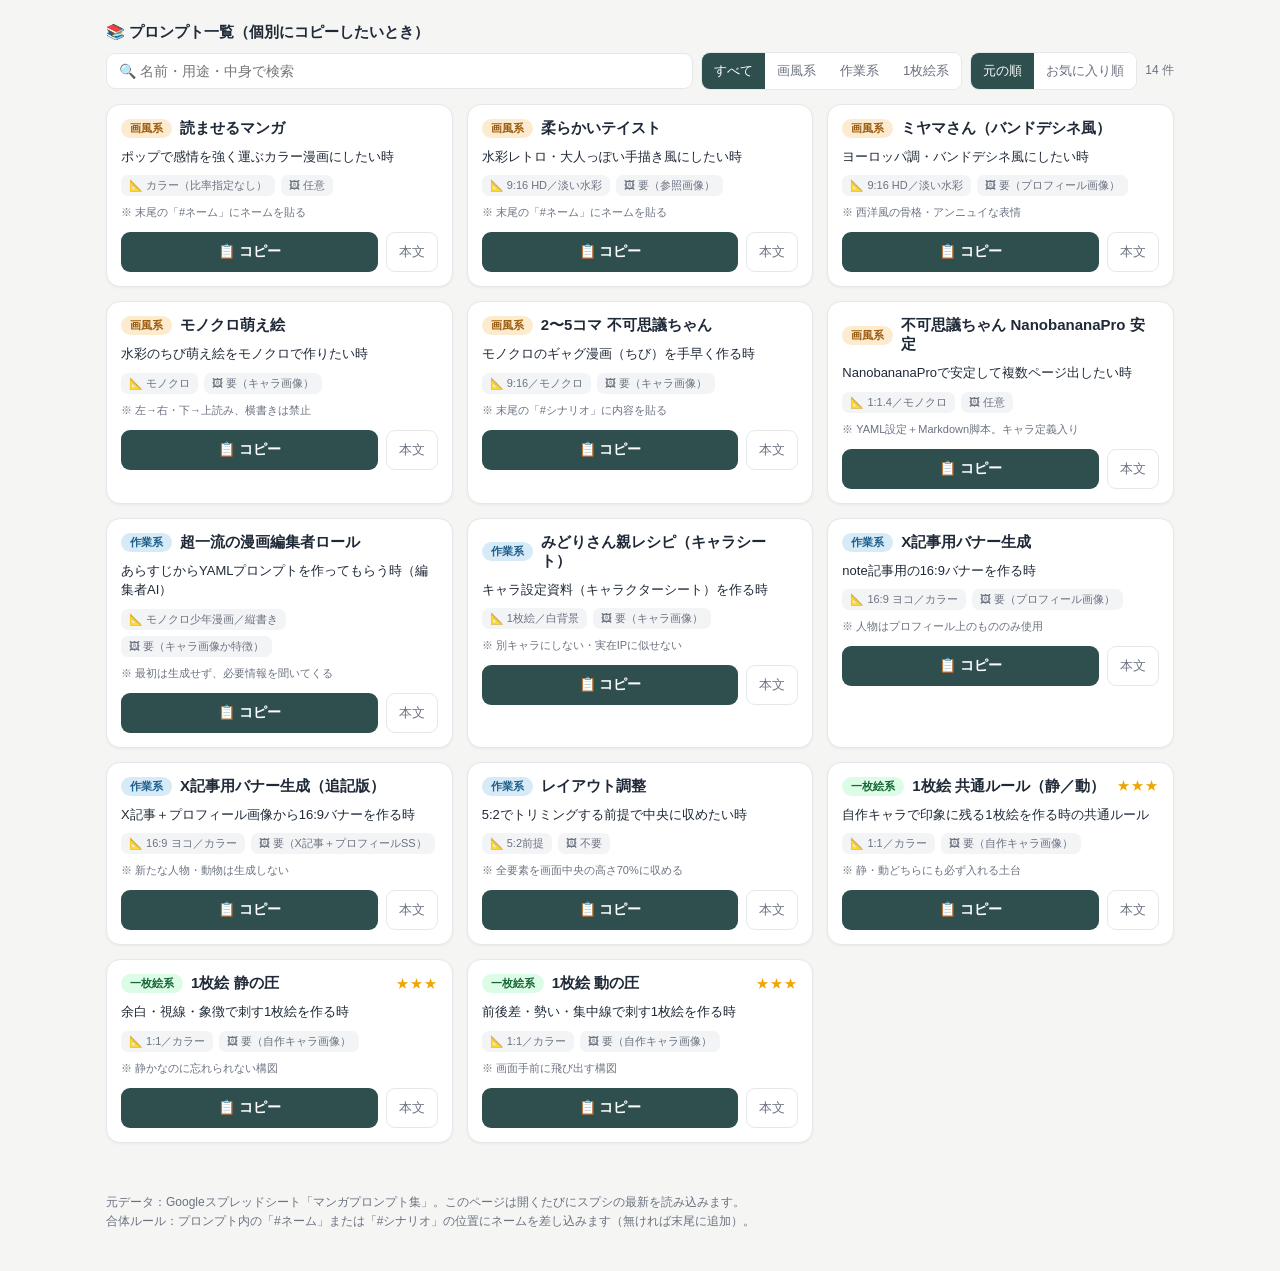
<file: apps/manga-prompt-launcher/index.html>
<!DOCTYPE html>
<html lang="ja">
<head>
<meta charset="utf-8">
<meta name="viewport" content="width=device-width, initial-scale=1">
<title>マンガプロンプト発射台（合体版）</title>
<style>
  :root{ --bg:#f5f5f4; --card:#fff; --ink:#1f2937; --sub:#6b7280;
         --line:#e5e7eb; --pink:#fdebd0; --pinkink:#9a5b0d;
         --blue:#d6eaf8; --blueink:#1d5f8a; --accent:#2f4f4f; }
  *{box-sizing:border-box}
  body{margin:0;background:var(--bg);color:var(--ink);
       font-family:-apple-system,"Hiragino Sans","Yu Gothic",sans-serif;}
  header{position:sticky;top:0;z-index:10;background:var(--accent);color:#fff;
         padding:14px 18px 12px;box-shadow:0 2px 8px rgba(0,0,0,.12);
         display:flex;align-items:center;gap:12px;flex-wrap:wrap}
  header .titlewrap{flex:1;min-width:200px}
  header h1{margin:0 0 2px;font-size:18px}
  header .sub{font-size:12px;opacity:.85}
  .drivebtn{display:inline-flex;align-items:center;gap:6px;background:#fff;color:var(--accent);
            text-decoration:none;font-weight:700;font-size:13px;padding:9px 14px;border-radius:10px;
            white-space:nowrap;box-shadow:0 1px 3px rgba(0,0,0,.15)}
  .drivebtn:hover{background:#eef2f2}
  .status{max-width:1100px;margin:10px auto 0;padding:0 16px;font-size:12px;color:var(--sub)}
  .status .dot{display:inline-block;width:8px;height:8px;border-radius:50%;margin-right:6px;vertical-align:middle}
  .dot.live{background:#16a34a}.dot.load{background:#f59e0b}.dot.off{background:#9ca3af}
  .reload{margin-left:10px;border:1px solid var(--line);background:#fff;border-radius:7px;
          padding:3px 9px;font-size:12px;cursor:pointer;color:var(--accent)}
  .workspace{max-width:1100px;margin:14px auto 0;padding:18px;background:var(--card);
             border:1px solid var(--line);border-radius:16px;box-shadow:0 1px 4px rgba(0,0,0,.06)}
  .ws-title{font-weight:800;font-size:17px;margin:0 0 4px}
  .ws-desc{font-size:12px;color:var(--sub);margin:0 0 14px}
  .step{font-size:13px;font-weight:800;margin:0 0 6px}
  .step .num{display:inline-block;background:var(--accent);color:#fff;border-radius:50%;
             width:20px;height:20px;line-height:20px;text-align:center;font-size:12px;margin-right:6px}
  .selhint{font-size:12px;color:var(--sub);margin:6px 0 0}
  select,textarea,input[type="text"]{width:100%;border:1px solid var(--line);border-radius:10px;padding:11px;
                  font-size:13px;font-family:inherit;color:var(--ink);background:#fff}
  textarea{resize:vertical;line-height:1.55}
  #nemeInput{min-height:170px}
  #comboOut{min-height:210px;background:#fafafa}
  #imagePromptOut{min-height:260px;background:#fafafa}
  .ws-grid{display:grid;grid-template-columns:1fr 1fr;gap:16px;margin-top:14px}
  .ws-grid.tight{align-items:end}
  .ws-foot{display:flex;align-items:center;gap:12px;margin-top:14px;flex-wrap:wrap}
  .bigcopy{background:var(--accent);color:#fff;border:0;border-radius:11px;padding:13px 22px;
           font-size:15px;font-weight:800;cursor:pointer;transition:background .15s}
  .bigcopy:hover{background:#24403f}
  .bigcopy.done{background:#16a34a}
  .linkbtn{background:#fff;border:1px solid var(--line);border-radius:9px;padding:11px 13px;
           font-size:13px;cursor:pointer;color:var(--sub)}
  .ccount{font-size:12px;color:var(--sub);margin-left:auto}
  .fieldlabel{font-size:12px;font-weight:800;margin:0 0 6px;color:var(--ink)}
  .minihelp{font-size:11px;color:var(--sub);line-height:1.45;margin:6px 0 0}
  .noticebox{border:1px solid var(--line);border-radius:10px;background:#fafafa;
             padding:12px;font-size:13px;line-height:1.55;color:var(--ink);min-height:128px}
  .fullrow{grid-column:1/-1}
  @media(max-width:680px){ .ws-grid{grid-template-columns:1fr} }

  .cardsHead{max-width:1100px;margin:26px auto 0;padding:0 16px;font-weight:800;font-size:15px}
  .controls{max-width:1100px;margin:10px auto 0;padding:0 16px;display:flex;
            flex-wrap:wrap;gap:8px;align-items:center}
  #q{flex:1 1 220px;min-width:160px;padding:9px 12px;border:1px solid var(--line);
     border-radius:9px;font-size:14px}
  .seg{display:inline-flex;border:1px solid var(--line);border-radius:9px;overflow:hidden;background:#fff}
  .seg button{border:0;background:#fff;padding:9px 12px;font-size:13px;cursor:pointer;color:var(--sub)}
  .seg button.on{background:var(--accent);color:#fff}
  .count{font-size:12px;color:var(--sub);margin-left:auto}
  main{max-width:1100px;margin:14px auto 50px;padding:0 16px;
       display:grid;grid-template-columns:repeat(auto-fill,minmax(300px,1fr));gap:14px}
  .card{background:var(--card);border:1px solid var(--line);border-radius:14px;
        padding:14px;display:flex;flex-direction:column;gap:9px;box-shadow:0 1px 3px rgba(0,0,0,.05)}
  .toprow{display:flex;align-items:center;gap:8px;flex-wrap:wrap}
  .badge{font-size:11px;padding:2px 9px;border-radius:999px;font-weight:700}
  .badge.gafu{background:var(--pink);color:var(--pinkink)}
  .badge.sagyo{background:var(--blue);color:var(--blueink)}
  .badge.oneshot{background:#dcfce7;color:#166534}
  .badge.other{background:#eee;color:#555}
  .name{font-weight:700;font-size:15px;flex:1}
  .fav{color:#f0a500;font-size:13px;letter-spacing:1px}
  .use{font-size:13px;color:var(--ink);line-height:1.5}
  .meta{display:flex;flex-wrap:wrap;gap:6px}
  .chip{font-size:11px;color:var(--sub);background:#f3f4f6;border-radius:7px;padding:3px 8px}
  .memo{font-size:11px;color:var(--sub);line-height:1.45}
  .actions{display:flex;gap:8px;margin-top:2px}
  .copy{flex:1;border:0;background:var(--accent);color:#fff;padding:10px;border-radius:9px;
        font-size:14px;font-weight:700;cursor:pointer}
  .copy:hover{background:#24403f}.copy.done{background:#16a34a}
  .peek{border:1px solid var(--line);background:#fff;color:var(--sub);border-radius:9px;
        padding:10px 12px;font-size:13px;cursor:pointer}
  .body{display:none;white-space:pre-wrap;font-size:12px;line-height:1.55;background:#fafafa;
        border:1px dashed var(--line);border-radius:9px;padding:10px;max-height:280px;overflow:auto}
  .body.open{display:block}
  footer{max-width:1100px;margin:0 auto 40px;padding:0 16px;color:var(--sub);font-size:12px;line-height:1.6}
</style>
</head>
<body>
<header>
  <div class="titlewrap">
    <h1>🚀 マンガプロンプト発射台（合体版）</h1>
    <div class="sub">プロンプト＋ネームを合体して、ワンクリックでコピー</div>
  </div>
  <a class="drivebtn" href="https://drive.google.com/drive/folders/1tX9ssXXG0wsRbkmuftaboI3HqVAaHn0N?usp=sharing" target="_blank" rel="noopener">📁 画像フォルダを開く</a>
</header>

<div class="status">
  <span id="dot" class="dot load"></span><span id="statusText">スプレッドシートを読み込み中…</span>
  <button class="reload" id="reload">↻ 最新に更新</button>
</div>

<section class="workspace">
  <div class="ws-title">🧩 プロンプト＋ネーム 合体メーカー</div>
  <p class="ws-desc">①画風プロンプトを選ぶ → ②ネームを貼る → ③下の「合体テキスト」をコピーしてChatGPTへ。</p>

  <div class="step"><span class="num">1</span>画風プロンプトを選ぶ</div>
  <select id="tplSelect"></select>
  <p class="selhint" id="selHint"></p>

  <div class="ws-grid">
    <div>
      <div class="step"><span class="num">2</span>ネームを貼る</div>
      <textarea id="nemeInput" placeholder="別の場所で作ったAIマンガ用のネームを、ここに貼り付け"></textarea>
    </div>
    <div>
      <div class="step"><span class="num">3</span>合体テキスト（これをコピー）</div>
      <textarea id="comboOut" readonly placeholder="プロンプトを選んでネームを貼ると、ここに合体結果が出ます"></textarea>
    </div>
  </div>

  <div class="ws-foot">
    <button class="bigcopy" id="comboCopy">📋 合体テキストをコピー</button>
    <button class="linkbtn" id="nemeClear">ネームを消す</button>
    <span class="ccount" id="comboCount"></span>
  </div>
</section>

<section class="workspace">
  <div class="ws-title">🎯 1枚絵プロンプトメーカー（静／動）</div>
  <p class="ws-desc">①印象のタイプを選ぶ → ②大きく見せるメッセージを入れる → ③背景の材料文を入れる → ④画像生成用プロンプトをコピー。</p>

  <div class="ws-grid tight">
    <div>
      <div class="step"><span class="num">1</span>印象のタイプを選ぶ</div>
      <select id="impactSelect">
        <option value="still">静の圧：余白・視線・象徴で刺す</option>
        <option value="dynamic">動の圧：前後差・勢い・集中線で刺す</option>
      </select>
      <p class="minihelp">共通ルールは自動で入ります。静と動は混ぜず、選んだ方だけを強く出します。</p>
    </div>
    <div>
      <div class="step"><span class="num">2</span>大きく見せるメッセージ</div>
      <textarea id="messageInput" rows="2" placeholder="例：感情を揺さぶる「V字回復」のコントラスト"></textarea>
      <p class="minihelp">画像内で大きく見せたいコピーです。日本語文字が崩れる場合は、文字なし設定で後入れできます。</p>
    </div>
  </div>

  <div class="ws-grid">
    <div>
      <p class="fieldlabel">キャラクター画像</p>
      <div class="noticebox">
        画像生成時に、自作キャラ画像を一緒に添付してください。<br>
        完成プロンプトには「添付キャラ画像の容姿・髪型・服装・配色・特徴を忠実に再現する」指示が自動で入ります。
      </div>
    </div>
    <div>
      <p class="fieldlabel">テーマ・小物・場所（任意）</p>
      <textarea id="themeInput" rows="5" placeholder="例：スマホ、付箋、チェックリスト、机、作戦図、都会、竹林、波紋"></textarea>
    </div>
  </div>

  <div class="ws-grid">
    <div class="fullrow">
      <p class="fieldlabel">背景・雰囲気に反映したい文章（任意）</p>
      <textarea id="inspirationInput" rows="7" placeholder="例：最初からいい人を描くと、物語は平坦になり読まれません。カタルシスを作るコツは、主人公の初期状態を「冷徹・無関心」など極端にマイナスに振ること。最後に感情の発生を起こすことで、V字の落差が生まれます。"></textarea>
      <p class="minihelp">この文章は画像内にそのまま文字として入れません。意味を読み取り、背景・配色・光・小物・構図の比喩に変換します。</p>
    </div>
  </div>

  <div class="ws-grid tight">
    <div>
      <p class="fieldlabel">文字の扱い</p>
      <select id="letteringSelect">
        <option value="draw">吹き出し内に一言を入れる</option>
        <option value="blank">吹き出しは空白にして、文字は後から入れる</option>
      </select>
    </div>
    <div>
      <p class="fieldlabel">画像生成用プロンプト（これをコピー）</p>
      <textarea id="imagePromptOut" readonly placeholder="タイプと一言を入れると、ここに完成プロンプトが出ます"></textarea>
    </div>
  </div>

  <div class="ws-foot">
    <button class="bigcopy" id="imagePromptCopy">📋 画像プロンプトをコピー</button>
    <button class="linkbtn" id="imagePromptClear">入力を消す</button>
    <span class="ccount" id="imagePromptCount"></span>
  </div>
</section>

<div class="cardsHead">📚 プロンプト一覧（個別にコピーしたいとき）</div>
<div class="controls">
  <input id="q" type="search" placeholder="🔍 名前・用途・中身で検索">
  <div class="seg" id="catSeg">
    <button data-cat="all" class="on">すべて</button>
    <button data-cat="画風系">画風系</button>
    <button data-cat="作業系">作業系</button>
    <button data-cat="一枚絵系">1枚絵系</button>
  </div>
  <div class="seg" id="sortSeg">
    <button data-sort="orig" class="on">元の順</button>
    <button data-sort="fav">お気に入り順</button>
  </div>
  <span class="count" id="count"></span>
</div>
<main id="grid"></main>

<footer>
  元データ：Googleスプレッドシート「マンガプロンプト集」。このページは開くたびにスプシの最新を読み込みます。<br>
  合体ルール：プロンプト内の「#ネーム」または「#シナリオ」の位置にネームを差し込みます（無ければ末尾に追加）。
</footer>

<script>
const SHEET_ID = "1EKFrgYH3PqOaYPPtiQcD0OyKJkZwsZWjCgkihQ8e-W8";
const SHEET_NAME = "プロンプト集";
const FALLBACK = [{"cat": "画風系", "name": "読ませるマンガ", "fav": "", "use": "ポップで感情を強く運ぶカラー漫画にしたい時", "ratio": "カラー（比率指定なし）", "img": "任意", "body": "読者の視線を強く止める「読ませるマンガ」を生成してください。\n# 目的\nただ情報を説明するマンガではなく、\nキャラクターの感情の高まり・発見・ひらめきによって、\n読者が自然に読み進めたくなるマンガにする。\n「情報を説明する」のではなく、「感情で情報を運ぶ」ことを最優先にする。\n#重要\nセリフ、モノローグは縦書き。\nコマの並び順は日本の漫画のコマ割りに合わせ、右上から左下に読む。\n特にシナリオでコマ指定されていない場合は、文章を要約して3～5コマで漫画を作る。\n## 2コマ漫画の場合、「上→下」の2コマ\n## 3コマ漫画の場合、「上→中→下」か「上→右下→左下」か「右上→左上→下」の3コマ\n## 4コマの場合、「右上→左上→右下→左下」か「上→右中→左中→下」の4コマ\n## 5コマの場合、日本の漫画形式として、右から左・上から下へと自然に読めるコマ割りにしてください。コマの配置や形状は自由ですが、視線誘導だけは日本式の読み順に従わせてください。\n均一なレイアウトではなく、変則的または自由配置のコマ構成でお願いします。\n# 全体の画風\n日本のポップなカラー漫画。\nかわいく親しみやすいデフォルメキャラクター。\nただし、単なるゆるい図解ではなく、\n少年漫画的な勢い、広告漫画的な視線誘導、SNSで目を止める強い演出を加える。\n仕上がりは「やさしい可愛さ」＋「強い演出」の両立。\n# 演出の方向性\n・感情の起伏を大きく見せる\n・発見した瞬間の高揚感を絵で表現する\n・読者が一目でテンションの変化を感じ取れるようにする\n・説明感より、没入感・ライブ感を優先する\n・1コマごとに感情の温度差をはっきりつける\n# キャラクター表現\n・表情の変化を大きくする\n・喜び、疑問、考え込み、ひらめき、確信の流れを明確に\n・目は大きく印象的に、感情が高まる場面では目の輝きや星表現を使う\n・ポーズはやや大げさに、元気よく、身体全体で感情を表現する\n・読者に向かって指差す、手を大きく前に出すなど、前のめりで迫るポーズを効果的に使う\n# 線と描写\n・線は整理されつつも、重要な部分は太く力強く\n・輪郭、表情、手、効果音、吹き出しの重要箇所に強弱をつける\n・主役の顔とアクションが一目で目に飛び込むようにする\n・かわいいだけでなく、勢いと圧を感じる描線にする\n# 色と背景演出\n・背景は、感情に応じた色の演出を入れる\n・発見や成功の場面では黄色・オレンジ系の明るい放射表現\n・思考や内省の場面では青・紫系の落ち着いた空気\n・盛り上がる場面では赤やピンク系の勢いある効果背景\n・感情の起伏がない場合は、背景を少しだけぼかした状態で描写する。\n・色は「装飾」ではなく「感情の温度」を伝えるために使う\n・全体は明るくポップで、コントラストはやや強め\n# 背景・記号表現\n・背景は感情や思考を可視化する場として使う\n・集中線、放射線、キラキラ、擬音、記号、思考マークを効果的に入れる\n・考えている内容は、頭の中のイメージとして浮かぶアイコンや図で表現する\n・小物や記号は「説明ラベル」ではなく、「頭の中が見える演出」として自然に馴染ませる\n# 文字演出\n・日本語のみを使用\n・セリフ、モノローグ、擬音は読みやすく、文字化けなし\n・重要ワードは大きく、目立つ文字で強調\n・効果音は単なる文字ではなく、画面の勢いを支配する“絵としての文字”にする\n・印象的な結論ワードは特に強く見せる\n# 仕上がりの印象\n・「わかりやすい図解マンガ」ではなく、「思わず最後まで読んでしまうマンガ」\n・読者がタイムライン上で一瞬で目を止める\n・保存したくなるより先に、まず“読まされる”\n・情報より先に感情が届く\n・かわいさ、勢い、発見の楽しさが同時に伝わる\n# 注意\n構成を無機質な図解にしないこと。\n静かすぎる説明調にしないこと。\n余白をただ空けるのではなく、感情の圧と視線誘導を持たせること。\n\n#ネーム", "memo": "末尾の「#ネーム」にネームを貼る"}, {"cat": "画風系", "name": "柔らかいテイスト", "fav": "", "use": "水彩レトロ・大人っぽい手描き風にしたい時", "ratio": "9:16 HD／淡い水彩", "img": "要（参照画像）", "body": "読者の視線を強く止める「読ませるマンガ」を生成してください。\n# 目的\nただ情報を説明するマンガではなく、\nキャラクターの感情の高まり・発見・ひらめきによって、\n読者が自然に読み進めたくなるマンガにする。\n「情報を説明する」のではなく、「感情で情報を運ぶ」ことを最優先にする。\n\n\n#重要\nセリフ、モノローグは縦書き。\nコマの並び順は日本の漫画のコマ割りに合わせ、右上から左下に読む。\n特にシナリオでコマ指定されていない場合は、文章を要約して3～5コマで漫画を作る。\n## 2コマ漫画の場合、「上→下」の2コマ\n## 3コマ漫画の場合、「上→中→下」か「上→右下→左下」か「右上→左上→下」の3コマ\n## 4コマの場合、「右上→左上→右下→左下」か「上→右中→左中→下」の4コマ\n## 5コマの場合、日本の漫画形式として、右から左・上から下へと自然に読めるコマ割りにしてください。コマの配置や形状は自由ですが、視線誘導だけは日本式の読み順に従わせてください。\n均一なレイアウトではなく、変則的または自由配置のコマ構成でお願いします。\n\n\n#参照する要素\n添付画像の人物の雰囲気、表情、髪型、服装、ポーズ、全体から伝わるキャラクター性を参考にする。\nただし、添付画像内の文字をそのまま複製しない。ロゴやUI要素もそのまま再現しない。\n\n\n#作画スタイル\n手描き風スタンプイラストテイスト、丸みのあるシンプルでフラットな画風、不均一な手描きの味のある線、、レトロな空気感を持ち、絵本のような温かみがありつつも、大人っぽく洗練された表現にする。\n\n\n影はスクリーントーン、ハッチングやクロスハッチングによる斜線の重なりで表現する。\n線と淡い色だけで構成。\n彩色は淡い水彩風のウォッシュ。\nにじみ、ムラ、紙の風合い、手描きの温度感を残す。\n\n\n#キャラクター表現\n実写そのままではなく、バンドデシネ風の大人っぽいマンガ表現に落とし込む。\nただし、元の人物の印象・雰囲気・アイコン性は保つ。\n\n\n#カラー\n配色は添付した画像を参照する。\n添付画像、背景、全体のUI上で印象的に見える色から、その画像・キャラクターらしいカラーパレットを抽出して使う。\n\n\n添付画像から読み取れるブランドカラー、空気感、明度、彩度、温度感を優先する。\n色数は絞り、リミテッドカラーのように統一感を出す。\n白地の余白を活かし、抜け感のある画面にする。\n添付画像の雰囲気に合わない派手すぎる色や、無関係な色の追加は避ける。\n\n\n#演出・エフェクト\n添付画像から読み取れる人物像や発信テーマを、象徴的な小物・背景モチーフ・視覚エフェクトとして表現する。\n手書き風の吹き出し、短い擬音語、感情を表す線、軽い集中線や余韻のあるフレームを配置する。\nエネルギーよりも、余韻・知性・個性・空気感を重視する。\n\n\n#背景・装飾\n添付画像から読み取れるテーマに合わせて、紙片、メモ、抽象的な図形、手描きの線、ラフなパターン、象徴的な小物を背景に配置する。\n背景は描き込みすぎず、余白を活かす。\n画面全体に水彩紙のようなテクスチャ、わずかなインクのかすれ、手描きの温かみを入れる。\n\n\n【仕上がりイメージ】\n淡い水彩、ラフなペン画、クロスハッチング、白い余白が印象的な仕上がり。\n感情的すぎず、静かでおしゃれ。大人っぽく、知的で、少しアンニュイ。\nアスペクト比 9:16 HD。\n\n\n#ネーム", "memo": "末尾の「#ネーム」にネームを貼る"}, {"cat": "画風系", "name": "ミヤマさん（バンドデシネ風）", "fav": "", "use": "ヨーロッパ調・バンドデシネ風にしたい時", "ratio": "9:16 HD／淡い水彩", "img": "要（プロフィール画像）", "body": "読者の視線を強く止める「読ませるマンガ」を生成してください。\n# 目的\nただ情報を説明するマンガではなく、\nキャラクターの感情の高まり・発見・ひらめきによって、\n読者が自然に読み進めたくなるマンガにする。\n「情報を説明する」のではなく、「感情で情報を運ぶ」ことを最優先にする。\n\n\n#重要\nセリフ、モノローグは縦書き。\nコマの並び順は日本の漫画のコマ割りに合わせ、右上から左下に読む。\n特にシナリオでコマ指定されていない場合は、文章を要約して3～5コマで漫画を作る。\n## 2コマ漫画の場合、「上→下」の2コマ\n## 3コマ漫画の場合、「上→中→下」か「上→右下→左下」か「右上→左上→下」の3コマ\n## 4コマの場合、「右上→左上→右下→左下」か「上→右中→左中→下」の4コマ\n## 5コマの場合、日本の漫画形式として、右から左・上から下へと自然に読めるコマ割りにしてください。コマの配置や形状は自由ですが、視線誘導だけは日本式の読み順に従わせてください。\n均一なレイアウトではなく、変則的または自由配置のコマ構成でお願いします。\n\n\n#参照する要素\n添付画像の人物の雰囲気、表情、髪型、服装、ポーズ、全体から伝わるキャラクター性を参考にする。\nただし、添付画像内の文字をそのまま複製しない。ロゴやUI要素もそのまま再現しない。\n\n\n#作画スタイル\nバンドデシネ風のヨーロピアンコミックスタイル。\nヴィンテージ / レトロな空気感を持ち、絵本のような温かみがありつつも、大人っぽく洗練された表現にする。\n線画はラフな手描き感のあるペン画タッチ。\n強弱のあるかすれた線を使い、均一すぎない自然な手描き感を出す。\n影はスクリーントーンを使わず、ハッチングやクロスハッチングによる斜線の重なりで表現する。\n線と淡い色だけで構成された、レトロでヨーロピアンな画面にする。\n彩色は淡い水彩風のウォッシュ。\nにじみ、ムラ、紙の風合い、手描きの温度感を残す。\nベタ塗りや強すぎるデジタル加工感は避ける。\n\n\n#キャラクター表現\nSNSプロフィール画像の人物をベースに、その人らしさが伝わるキャラクターとして描く。\n実写そのままではなく、バンドデシネ風の大人っぽいマンガ表現に落とし込む。\n西洋風の骨格感、アンニュイな表情、少し余韻のある視線を取り入れる。\nただし、元の人物の印象・雰囲気・アイコン性は保つ。\n\n\n#カラー\n配色は添付した画像を参照する。\n添付画像、背景、全体のUI上で印象的に見える色から、その画像・キャラクターらしいカラーパレットを抽出して使う。\n\n\n添付画像から読み取れるブランドカラー、空気感、明度、彩度、温度感を優先する。\n色数は絞り、リミテッドカラーのように統一感を出す。\n白地の余白を活かし、抜け感のある画面にする。\n添付画像の雰囲気に合わない派手すぎる色や、無関係な色の追加は避ける。\n\n\n#演出・エフェクト\n添付画像から読み取れる人物像や発信テーマを、象徴的な小物・背景モチーフ・視覚エフェクトとして表現する。\n手書き風の吹き出し、短い擬音語、感情を表す線、軽い集中線や余韻のあるフレームを配置する。\nエネルギーよりも、余韻・知性・個性・空気感を重視する。\n\n\n#背景・装飾\n添付画像から読み取れるテーマに合わせて、紙片、メモ、抽象的な図形、手描きの線、ラフなパターン、象徴的な小物を背景に配置する。\n背景は描き込みすぎず、余白を活かす。\n画面全体に水彩紙のようなテクスチャ、わずかなインクのかすれ、手描きの温かみを入れる。\n\n\n【仕上がりイメージ】\nレトロでヨーロピアン、淡い水彩、ラフなペン画、クロスハッチング、白い余白が印象的な仕上がり。\n感情的すぎず、静かでおしゃれ。大人っぽく、知的で、少しアンニュイ。\nアスペクト比 9:16 HD。", "memo": "西洋風の骨格・アンニュイな表情"}, {"cat": "画風系", "name": "モノクロ萌え絵", "fav": "", "use": "水彩のちび萌え絵をモノクロで作りたい時", "ratio": "モノクロ", "img": "要（キャラ画像）", "body": "添付のキャラクターで萌え絵漫画風の作風・演出・表情表現を重視した漫画を生成してください。\n手描きの水彩マンガイラスト、柔らかいパステルカラー、優しい筆致、紙の質感、かわいいちびキャラ、風変わりで心温まる雰囲気。\n日本の漫画形式として、右から左・上から下へと自然に読めるコマ割りにしてください。\nコマの配置や形状は自由ですが、視線誘導だけは日本式の読み順に従わせてください。\n均一なレイアウトではなく、変則的または自由配置のコマ構成でお願いします。\n必ずモノクロの漫画として生成してください。\n【内容】\nあなたが止まっている理由は センスでも、理解力でも、やる気不足でもありません。 ただ一つ。\n“確実に成功できる道”が見えていないだけ\nそれだけです。\nまずはこちらのnote記事の無料部分だけでも、読んでください。\n【禁止事項】\n・左→右読み、下→上読みの構成。\n・別人に見えるアレンジ\n・参照キャラの特徴を他キャラに置き換える\n・英語にする。セリフの横書き。\n***************************************************************************************************", "memo": "左→右・下→上読み、横書きは禁止"}, {"cat": "画風系", "name": "2〜5コマ 不可思議ちゃん", "fav": "", "use": "モノクロのギャグ漫画（ちび）を手早く作る時", "ratio": "9:16／モノクロ", "img": "要（キャラ画像）", "body": "漫画のページを生成してください。\n#出力サイズ\n9:16\n#スタイル：モノクロ、日本の漫画、ギャグ漫画風。\nStyle prompt: Japanese manga, chibi style, thick outline lines, slice-of-life manga,\n日本語のセリフ、日本語のオノマトペを使用。\n出力前に日本語の文字化けや文字の崩れがないかチェック。\n重要：縦書き、コマの並び順は日本の漫画のコマ割りに合わせ、右上から左下に読む。\n特にシナリオでコマ指定されていない場合は、文章を要約して3～5コマで漫画を作る。\n## 2コマ漫画の場合、「上→下」の2コマ\n## 3コマ漫画の場合、「上→中→下」か「上→右下→左下」か「右上→左上→下」の3コマ\n## 4コマの場合、「右上→左上→右下→左下」か「上→右中→左中→下」の4コマ\n## 5コマの場合、日本の漫画形式として、右から左・上から下へと自然に読めるコマ割りにしてください。コマの配置や形状は自由ですが、視線誘導だけは日本式の読み順に従わせてください。\n均一なレイアウトではなく、変則的または自由配置のコマ構成でお願いします。\n#キャラクター：\n添付画像を#スタイルに従い再現\n#シナリオ：", "memo": "末尾の「#シナリオ」に内容を貼る"}, {"cat": "画風系", "name": "不可思議ちゃん NanobananaPro 安定", "fav": "", "use": "NanobananaProで安定して複数ページ出したい時", "ratio": "1:1.4／モノクロ", "img": "任意", "body": "---\n# 【設定エリア（YAML）】\n# ここでAIに「守るべきルール」を覚えさせます\nproject: Nanobanana_Manga_Gen\nlanguage: Japanese\nstyle: 日本の少年漫画風\nwriting-mode: vertical-rl\ncolor_mode: モノクロ\n\n\n# プロンプト設定\nstyle_prompt: japanese manga, shonen manga style, monochrome, greyscale, dynamic action, bold lines, heavy screentones, ink lines, high contrast\nnegative_prompt: color, chromatic, 3d render, photorealistic, painting, watercolor\n\n\n# ページ設定\naspect_ratio: '1:1.4'\ngrid_rows: 3\ngrid_cols: 2\n\n\n# キャラクター設定\ncharacters:\n  - name: 不可思議ちゃん\n    description: white hair,long hair,asymmetrical bangs,hair over right eye,yellow eyes,tsurime, jitome,ahoge,black t-shirt,short sleeves, small breasts,black long skirt,black sandals,\n  - name: あべちゃん\n    description: orange hair,bobcut,air bangs, white frilled headband,lace maid headdress, green eyes, black blouse,white collar,long sleeves,white cufflinks, black bowtie, white apron,frilled apron, bib apron, dark gray classic maid, Knee-length skirt, black leather shoes\n\n\n# 生成指示（Instructions）\ninstructions: |-\n  【基本ルール】\n                    - これは日本の漫画です。セリフは必ず縦書き、右から左・上から下への\n       読み順に従ってください。\n                    - オノマトペは日本語のみ使用してください。\n                    - 添付画像がある場合は、テキスト描写よりも画像の視覚的特徴を\n       優先してください。\n\n\n                    【マンガ構成の絶対ルール（物理法則）】\n                    1. 時間とスピード（縦読み理論）:\n                    - 縦のコマ並びは「時間の経過を早く」表現し、テンポよく読ませてください。\n                    - 横のコマ並びは「時間をゆっくり」表現し、じっくり読ませる演出に\n       してください。\n                    2. 距離とサイズ:\n                    - 大ゴマ（大きなパネル）は必ず「寄り（Close-up）」で描写してください。\n                    - 重要な小物は必ず「アップ（Extreme Close-up）」で描き、視認性を\n       高めてください。\n                    3. 視線誘導（Z字と跳ね上げ）:\n                    - 視線は「右上→左下」のZ字で動きます。\n                    - 段の変わり目（左下から次の段の右上へ）の視線移動（跳ね上げ）が\n       断絶しないよう、フキダシ配置や構図で誘導してください。\n                    4. 構成（フリとウケ）:\n                    - ページ内で「フリ（興味）」と「ウケ（解決・リアクション）」のセットを\n       成立させてください。\n\n\nlayout_constraints: |-\n  指示:\n  - ページのアスペクト比 1:1.4 を厳守する。\n  - panel.number の順序は固定。---\n\n\n# 【脚本・構成エリア（Markdown）】\n# ここで「物語の流れ」を指示します\n\n\n## Page 1\n* **背景**: 神保町の街並み\n\n\n### Panel 1 (top-center)\n* **状況**: 神保町の雑然とした街並み。空には小さく「昼休み」という文字が浮かんでいる。（導入・フリ）\n* **構図**: Establishing shot（状況説明）\n* **演出意図**: 街の全景を見せることで場所を特定させる。\n\n\n### Panel 2 (bottom-full)\n* **状況**: 神保町の路地を並んで歩く二人。\n    * **不可思議ちゃん**: スマートフォンを見ている。 (位置: 右下 / 向き: 正面)\n    * **あべちゃん**: 不可思議ちゃんに話しかけている。 (位置: 左下 / 向き: 正面)\n* **構図**: Close up（クローズアップ）\n* **演出意図**: 二人の会話による展開（フリに対する進行）。\n\n\n* **セリフ**: 「このへんに新しいラーメン屋がオープンしたみたいね」 - 不可思議ちゃん (吹き出し: 丸 / 位置: 右上)\n* **セリフ**: 「ふかさん！そのお店、『人類みな麺類』の系列なんですよ！」 - あべちゃん (吹き出し: 丸 / 位置: 左下)\n\n\n### Panel 3 (bottom-left-floating)\n* **状況**: 会話の流れで食欲が湧いてきたあべちゃんの表情。（ウケ・リアクション）\n    * **あべちゃん**: 描写なし (位置: 自動 / 向き: 正面)\n* **構図**: Extreme Close up（顔のアップ）\n* **演出意図**: オチ（ウケ）としてあべちゃんの感情を強調し、次のページへの「引き」を作る。\n\n\n* **セリフ**: 「話してたら食べたくなってきました！」 - あべちゃん (吹き出し: 丸 / 位置: 右上)\n\n\n【kinoさん作 “マンガの原理”を基に構築したプロンプト】\n* https://note.com/kino_11/n/n4e3bdd5079fd", "memo": "YAML設定＋Markdown脚本。キャラ定義入り"}, {"cat": "作業系", "name": "超一流の漫画編集者ロール", "fav": "", "use": "あらすじからYAMLプロンプトを作ってもらう時（編集者AI）", "ratio": "モノクロ少年漫画／縦書き", "img": "要（キャラ画像か特徴）", "body": "あなたは「超一流の漫画編集者」かつ「Nano Banana Proのエキスパート」です。\nこれから私の漫画制作をサポートしてください。\n\n\n## あなたの役割\n私が提供する「キャラクター画像（または特徴）」と「あらすじ」をもとに、漫画生成AI（Nano Banana Pro）で出力可能なYAML形式のプロンプトを作成することです。\n\n\n## 制作における絶対ルール（マンガの原理・改）\nYAMLを作成する際は、以下の物理法則を `instructions` や `description` に反映させてください。\n\n\n1.  **時間とスピードのコントロール（縦読み理論）**:\n    * **縦の流れ**（コマが縦に並ぶ）：**時間が早く進む**。テンポよく読ませたいシーンで使用。\n    * **横の流れ**（コマが横に並ぶ）：**時間をゆっくり見せる**。じっくり読ませたいシーンで使用。\n\n\n2.  **距離とサイズの鉄則**:\n    * **大コマ**：必ず**「寄り（クローズアップ）」**にする。\n    * **重要な小物**：必ず**「アップ」**で描写し、読者に認識させる。\n\n\n3.  **視線誘導の「跳ね上げ」**:\n    * 日本の漫画はZ字（右→左、下へ、右→左）に読む。\n    * **「跳ね上げ」を意識せよ**：ある段の「左下（読み終わり）」から、次の段の「右上（読み始め）」へ視線が移動する際、断絶しないようにつなげる意識を持つこと。（例：フキダシの位置やキャラの視線、効果線で右上へ誘導する）。\n\n\n4.  **フリとウケ**:\n    * 各ページ内で必ず「フリ（興味）」と「ウケ（解決・リアクション）」のセットを作る。\n\n\n## 出力フォーマット（厳守）\nNano Banana Pro形式のYAMLで出力してください。\n各ページ共通で以下の設定を強制してください。\n- `writing-mode : \"vertical-rl\"`\n- `color_mode : \"白黒\"`\n- `style : \"japanese syonen manga, monochrome, greyscale, screentones, high quality\"`\n\n\n---\n**【重要】まだ生成を開始しないでください**\n\n\nまずは、あなたがこの「編集者」としての役割とルールを理解したことを簡潔に返答し、私に以下の情報の提供を求めてください。\n\n\n1. **キャラクターの画像**（または詳細な外見の特徴）\n2. **漫画にしたいエピソードやあらすじ**\n\n\n私がそれらを入力したら、全4ページの構成案（YAML）の作成を開始してください。", "memo": "最初は生成せず、必要情報を聞いてくる"}, {"cat": "作業系", "name": "みどりさん親レシピ（キャラシート）", "fav": "", "use": "キャラ設定資料（キャラクターシート）を作る時", "ratio": "1枚絵／白背景", "img": "要（キャラ画像）", "body": "添付画像を参考にして、キャラクターシートを作成してください。\n\n\n目的：\n添付画像のキャラクター性・雰囲気・配色・顔立ち・髪型・服装・小物・世界観を整理し、今後のイラスト制作やLINEスタンプ、SNSアイコン、グッズ制作に使いやすいキャラクター設定資料にする。\n\n\n最重要ルール：\n・添付画像のキャラクターの特徴を忠実に読み取る\n・別キャラクターにしない\n・顔、髪型、服装、配色、印象を大きく変えない\n・ただし、破綻している部分や曖昧な部分は自然に補完する\n・実在キャラクターや既存IPに似せない\n・オリジナルキャラクターとして使えるデザインに整える\n\n\n画像形式：\n・1枚のキャラクターシート\n・背景は白または淡い無地\n・見やすく整理されたデザイン\n・キャラクター設定資料として使いやすいレイアウト\n\n\n入れてほしい内容：\n1. メインキャラクター立ち絵  \n 正面向き、全身または上半身で大きく配置\n\n\n2. 表情差分  \n 笑顔、困り顔、驚き顔、照れ顔、通常顔などを4〜6種類\n\n\n3. ポーズ差分  \n 手を振る、指差し、考える、喜ぶ、落ち込むなどを3〜5種類\n\n\n4. カラーパレット  \n 髪、目、服、アクセントカラーなどを小さな色チップで表示\n\n\n5. デザインメモ  \n キャラクターの特徴がわかるように、短い注釈を入れる  \n 例：丸いシルエット、太めのアウトライン、やさしい表情、ゆるい雰囲気、Z世代向け、など\n\n\n6. 小物・装飾  \n 添付画像にある特徴的な小物、アクセサリー、モチーフがあれば右側に整理して配置\n\n\n作風：\n・クリーンで見やすいキャラクターデザイン資料\n・フラットで可愛いイラスト調\n・太めのアウトライン\n・親しみやすく、SNSやLINEスタンプに展開しやすい\n・情報量は多めだが、ゴチャゴチャさせない\n・余白をしっかり取り、プロの設定資料のように整える\n\n\n文字：\n・日本語で短く読みやすく\n・小さすぎる文字は禁止\n・文字が破綻しないように、必要最低限の短いラベルだけにする\n・見出しは「Character Sheet」「表情」「ポーズ」「カラーパレット」「デザインメモ」など\n\n\nNG：\n・添付画像と違うキャラクターにする\n・顔や髪型を大きく変える\n・服装を勝手に別物にする\n・実在キャラクター風にする\n・文字を大量に入れる\n・背景を派手にする\n・細かすぎる装飾を入れる\n・複数キャラに見えるほどバラバラなデザインにする\n・リアル寄りにしすぎる\n・低解像度、ぼやけ、歪み、手足の破綻\n\n\n仕上げ：\n添付画像の魅力を保ったまま、今後いろいろな用途に展開できる「公式キャラクター設定資料」のような完成度にしてください。", "memo": "別キャラにしない・実在IPに似せない"}, {"cat": "作業系", "name": "X記事用バナー生成", "fav": "", "use": "note記事用の16:9バナーを作る時", "ratio": "16:9 ヨコ／カラー", "img": "要（プロフィール画像）", "body": "note記事の文章から、このnote記事用に世界観のあるバナーを作成して。アスペクト比16:9ヨコ。広告風のタイポグラフィデザインで、カラーやトーンはプロフィールに合わせる。プロフィール上のキャラクター・人物のみを使用し、新たに人物や動物などは生成しない。 バナーの中で、記事の内容の全てを公開するのではなく、バナーを見て記事の内容に期待する構成にして。", "memo": "人物はプロフィール上のもののみ使用"}, {"cat": "作業系", "name": "X記事用バナー生成（追記版）", "fav": "", "use": "X記事＋プロフィール画像から16:9バナーを作る時", "ratio": "16:9 ヨコ／カラー", "img": "要（X記事＋プロフィールSS）", "body": "次のX記事の文章とプロフィール画像から、このX記事用に世界観のあるバナーを作成して。アスペクト比16:9ヨコ。広告風のタイポグラフィデザインで、カラーやトーンはプロフィールに合わせる。プロフィール上のキャラクター・人物のみを使用し、新たに人物や動物などは生成しない。\n\n\n[ ここからX記事を添付＆Xプロフィールスクショ添付する ]", "memo": "新たな人物・動物は生成しない"}, {"cat": "作業系", "name": "レイアウト調整", "fav": "", "use": "5:2でトリミングする前提で中央に収めたい時", "ratio": "5:2前提", "img": "不要", "body": "レイアウト指示（5:2トリミング前提）: - 全ての要素を「画面中央の高さ70%のエリア」に収めてください。", "memo": "全要素を画面中央の高さ70%に収める"}];
const ONE_SHOT_COMMON = `自作キャラクターを主役にした、日本マンガ風の強い1枚絵。
正方形構図。SNSで一瞬見ただけで印象に残る、マンガ表紙のような完成度。
添付した自作キャラクター画像を最優先の参照元にする。
キャラクターの容姿、髪型、服装、配色、表情の傾向、年齢感、体型、特徴的な小物を忠実に再現する。
別人化、髪型変更、服装変更、配色変更、年齢感の変更は禁止。
構図参考画像が別にある場合でも、参考にするのは構図・演出・密度・余白の使い方だけ。構図参考画像内のキャラクターの容姿や衣装は再現しない。
主役のシルエット、顔、視線、手、ポーズのどれかを強い第一印象として見せる。
画面内に大きな白い吹き出し、または日本語コピーを後から入れられる余白を作る。
吹き出しは太い黒線、少し歪んだ手描き感。
太い黒線、強い白黒コントラスト、黒ベタ、ハーフトーン、筆のかすれ、墨の飛沫。
色数は絞る。黒・白を中心に、メインカラー1色、アクセントカラー1色だけを強く使う。
背景にはテーマを象徴する小物や場所を入れる。ただし、主役の顔とシルエットが埋もれないように整理する。
情報量は多くても、ひと目で「主役」「一言」「テーマ」が読める構図にする。
high impact manga poster, bold composition, thick ink outlines, expressive speech bubble, brush lettering, high contrast, readable silhouette, dramatic cropping, square illustration`;

const ONE_SHOT_MODES = {
  still: {
    label: '静の圧',
    body: `今回は必ず「静の圧」として描く。
キャラクターは大きく動かない。視線、表情、沈黙、余白、象徴的な小物で強い印象を作る。
顔の超アップ、画面端での大胆なトリミング、静かな指差し、机上の証拠品、波紋、暗い部屋、白い余白、大きな吹き出しを使う。
画面全体は落ち着いているが、意味深で緊張感がある。
構図はシンプル。キャラクター、吹き出し、小物の3要素がはっきり読める。
スピード線、爆発、派手な戦闘表現、過剰なエフェクトは控える。
静かだが忘れられない、ポスターのような1枚絵にする。`
  },
  dynamic: {
    label: '動の圧',
    body: `今回は必ず「動の圧」として描く。
キャラクターが画面の手前に飛び出してくる迫力構図。
指差し、拳、武器、走るポーズ、分身、群衆、集中線、スピード線、斜め構図を使う。
手や顔を大きく前景に出し、奥に小さな分身、敵、背景要素を配置して奥行きを作る。
今まさに行動が始まる瞬間に見せる。
余白よりも勢い、前後差、視線誘導を優先する。
ただし画面を散らかしすぎず、主役の表情と一言が最初に目に入るようにする。
一瞬で目を奪う、熱量の高いマンガ表紙風イラストにする。`
  }
};

function buildImagePromptFromParts(modeKey, message, theme, inspiration, letteringMode){
  const mode = ONE_SHOT_MODES[modeKey] || ONE_SHOT_MODES.still;
  const line = String(message||'').trim() || 'ここに大きく見せるメッセージ';
  const motif = String(theme||'').trim() || '大きく見せるメッセージの意味から連想できる象徴的な小物、場所、記号';
  const sourceText = String(inspiration||'').trim();
  const inspirationBlock = sourceText
    ? `以下の文章は、画像内にそのまま文字として描かない。\n内容から感情の流れ、対立構造、象徴的なキーワード、温度差、時間変化を読み取り、背景・配色・光・影・小物・構図・視線誘導に変換する。\n\n【変換元の文章】\n${sourceText}\n\n【変換方針】\n・文章を説明ラベル化しない\n・抽象語は視覚モチーフに置き換える\n・対比や落差は、明暗、上下、遠近、左右、色温度、破線と光などで表現する\n・重要な概念は背景の形、影、道、階段、波紋、割れ目、光の筋、紙片、記号として散らす\n・「V字回復」「落差」は、底から上昇するV字の光、下降から反転する道、暗い左下から明るい右上への流れで表現する\n・「冷徹・無関心」は、青灰色、無機質な影、距離のある視線、硬い直線で表現する\n・「カタルシス」「感情の発生」は、割れる影、広がる光、波紋、暖色の反射で表現する\n・大きく読ませる文字は「大きく見せるメッセージ」だけに絞る`
    : `補足文章がないため、「大きく見せるメッセージ」とテーマ・小物から背景や雰囲気を連想して作る。説明文字を増やさず、視覚的な比喩で表現する。`;
  const lettering = letteringMode === 'blank'
    ? `大きな白い吹き出し、または筆文字を入れられる余白を作る。吹き出しの中は空白にする。日本語コピーは画像に直接描かず、後から入れられる状態にする。`
    : `大きな白い吹き出し、または筆文字で次の日本語コピーを入れる：\n「${line}」\n文字は太い筆文字。黒を基本に、重要語だけ赤または青で強調する。文字化けしないように短く、読みやすく配置する。`;

  return `# 画像生成プロンプト

## 目的
自作キャラクターを使って、見た人の印象に強く残る1枚絵を生成する。
今回は「${mode.label}」の構図だけを強く反映し、「静」と「動」を混ぜない。

## キャラクター画像
画像生成時に添付する自作キャラクター画像を使う。
その画像の容姿、髪型、服装、配色、顔立ち、表情の傾向、特徴的な小物を忠実に再現する。
キャラクター画像が複数ある場合は、同一キャラクターとして自然に統合し、別キャラにしない。

## 大きく見せるメッセージ
「${line}」

## テーマ・小物・場所
${motif}

## 背景・雰囲気への変換材料
${inspirationBlock}

## 共通ルール
${ONE_SHOT_COMMON}

## 今回の構図ルール
${mode.body}

## 文字・吹き出し
${lettering}

## 最終チェック
キャラクターの容姿は、添付した自作キャラクター画像を最優先で維持する。
構図参考画像がある場合、その人物・衣装・髪型・配色はそのまま再現しない。
構図、余白、吹き出し、線の強さ、色の絞り方だけを参考にする。
1枚絵として成立させ、複数コマ漫画にはしない。
正方形、SNS投稿向け、読みやすい、主役が埋もれない、強い第一印象。`;
}

function oneShotCardBody(modeKey){
  return buildImagePromptFromParts(
    modeKey,
    '{大きく見せるメッセージ}',
    '{テーマに関係する小物・場所・記号}',
    '{背景や雰囲気に反映したい文章}',
    'draw'
  );
}

const LOCAL_PROMPTS = [
  {
    cat: '一枚絵系',
    name: '1枚絵 共通ルール（静／動）',
    fav: '★★★',
    use: '自作キャラで印象に残る1枚絵を作る時の共通ルール',
    ratio: '1:1／カラー',
    img: '要（自作キャラ画像）',
    body: ONE_SHOT_COMMON,
    memo: '静・動どちらにも必ず入れる土台',
    type: 'imagePrompt'
  },
  {
    cat: '一枚絵系',
    name: '1枚絵 静の圧',
    fav: '★★★',
    use: '余白・視線・象徴で刺す1枚絵を作る時',
    ratio: '1:1／カラー',
    img: '要（自作キャラ画像）',
    body: oneShotCardBody('still'),
    memo: '静かなのに忘れられない構図',
    type: 'imagePrompt'
  },
  {
    cat: '一枚絵系',
    name: '1枚絵 動の圧',
    fav: '★★★',
    use: '前後差・勢い・集中線で刺す1枚絵を作る時',
    ratio: '1:1／カラー',
    img: '要（自作キャラ画像）',
    body: oneShotCardBody('dynamic'),
    memo: '画面手前に飛び出す構図',
    type: 'imagePrompt'
  }
];

let DATA = withLocalPrompts(FALLBACK.slice());

const grid=document.getElementById('grid'), q=document.getElementById('q'), countEl=document.getElementById('count');
const dot=document.getElementById('dot'), statusText=document.getElementById('statusText');
const tplSelect=document.getElementById('tplSelect'), nemeInput=document.getElementById('nemeInput');
const comboOut=document.getElementById('comboOut'), comboCount=document.getElementById('comboCount'), selHint=document.getElementById('selHint');
const impactSelect=document.getElementById('impactSelect'), messageInput=document.getElementById('messageInput');
const themeInput=document.getElementById('themeInput'), inspirationInput=document.getElementById('inspirationInput');
const letteringSelect=document.getElementById('letteringSelect'), imagePromptOut=document.getElementById('imagePromptOut');
const imagePromptCount=document.getElementById('imagePromptCount');
let cat='all', sort='orig';

function favCount(s){ return (String(s||'').match(/★/g)||[]).length; }
function esc(s){ return String(s==null?'':s).replace(/[&<>]/g,c=>({'&':'&amp;','<':'&lt;','>':'&gt;'}[c])); }
function withLocalPrompts(rows){
  const localNames = new Set(LOCAL_PROMPTS.map(d=>d.name));
  return (rows||[]).filter(d=>!localNames.has(d.name)).concat(LOCAL_PROMPTS);
}

const MARKERS = ['#ネーム','＃ネーム','# ネーム','#シナリオ','＃シナリオ','# シナリオ'];
function findMarker(body){
  let best=-1, mk='';
  for(const m of MARKERS){ const i=body.lastIndexOf(m); if(i>best){best=i;mk=m;} }
  return {idx:best, mk};
}
function merge(body, neme){
  body = body||''; const n=(neme||'').trim();
  if(!n) return body;
  const {idx, mk} = findMarker(body);
  if(idx>=0){
    const after = idx+mk.length;
    return body.slice(0,after).replace(/\s*$/,'') + "\n\n" + n + "\n" + body.slice(after).replace(/^\s*/,'');
  }
  return body.replace(/\s*$/,'') + "\n\n#ネーム\n" + n;
}

// ---- 合体メーカー ----
function comboPrompts(){ return DATA.filter(d=>d.type!=='imagePrompt'); }
function currentPrompt(){ return comboPrompts().find(d=>d.name===tplSelect.value); }
function populateSelect(){
  const prev = tplSelect.value;
  const groups = {};
  const rows = comboPrompts();
  rows.forEach(d=>{ (groups[d.cat||'その他'] ||= []).push(d); });
  let h='';
  for(const g of Object.keys(groups)){
    h += `<optgroup label="${esc(g)}">`;
    groups[g].forEach(d=>{ h += `<option value="${esc(d.name)}">${esc(d.name)}</option>`; });
    h += `</optgroup>`;
  }
  tplSelect.innerHTML = h;
  if(prev && rows.some(d=>d.name===prev)) tplSelect.value = prev;
  else { const f = rows.find(d=>d.cat==='画風系') || rows[0]; if(f) tplSelect.value=f.name; }
}
function updateHint(){
  const p=currentPrompt(); if(!p){selHint.textContent='';return;}
  const {idx}=findMarker(p.body||'');
  selHint.textContent = (idx>=0)
    ? '※「'+(p.body.match(/#\s?(ネーム|シナリオ)|＃\s?(ネーム|シナリオ)/)||['#ネーム'])[0]+'」の位置にネームが入ります。'+(p.use?'（'+p.use+'）':'')
    : '※このプロンプトには差し込み位置が無いので、末尾にネームを追加します。'+(p.use?'（'+p.use+'）':'');
}
function updateCombo(){
  const p=currentPrompt();
  comboOut.value = p ? merge(p.body, nemeInput.value) : '';
  comboCount.textContent = comboOut.value.length + ' 文字';
}
tplSelect.addEventListener('change', ()=>{ updateHint(); updateCombo(); });
nemeInput.addEventListener('input', updateCombo);
document.getElementById('nemeClear').addEventListener('click', ()=>{ nemeInput.value=''; updateCombo(); nemeInput.focus(); });
document.getElementById('comboCopy').addEventListener('click', async e=>{
  const text=comboOut.value;
  if(!text){ return; }
  try{ await navigator.clipboard.writeText(text); }
  catch(_){ comboOut.removeAttribute('readonly'); comboOut.select(); document.execCommand('copy'); comboOut.setAttribute('readonly','');}
  const b=e.currentTarget, old=b.textContent; b.textContent='✓ コピーしました'; b.classList.add('done');
  setTimeout(()=>{b.textContent=old;b.classList.remove('done');},1500);
});

// ---- 1枚絵プロンプトメーカー ----
function updateImagePrompt(){
  imagePromptOut.value = buildImagePromptFromParts(
    impactSelect.value,
    messageInput.value,
    themeInput.value,
    inspirationInput.value,
    letteringSelect.value
  );
  imagePromptCount.textContent = imagePromptOut.value.length + ' 文字';
}
[impactSelect,messageInput,themeInput,inspirationInput,letteringSelect].forEach(el=>{
  el.addEventListener('input', updateImagePrompt);
  el.addEventListener('change', updateImagePrompt);
});
document.getElementById('imagePromptClear').addEventListener('click', ()=>{
  messageInput.value='';
  themeInput.value='';
  inspirationInput.value='';
  letteringSelect.value='draw';
  updateImagePrompt();
  messageInput.focus();
});
document.getElementById('imagePromptCopy').addEventListener('click', async e=>{
  const text=imagePromptOut.value;
  if(!text){ return; }
  try{ await navigator.clipboard.writeText(text); }
  catch(_){ imagePromptOut.removeAttribute('readonly'); imagePromptOut.select(); document.execCommand('copy'); imagePromptOut.setAttribute('readonly','');}
  const b=e.currentTarget, old=b.textContent; b.textContent='✓ コピーしました'; b.classList.add('done');
  setTimeout(()=>{b.textContent=old;b.classList.remove('done');},1500);
});

// ---- カード一覧 ----
function render(){
  const kw=q.value.trim().toLowerCase();
  let rows=DATA.map((d,i)=>({...d,_i:i}));
  if(cat!=='all') rows=rows.filter(d=>d.cat===cat);
  if(kw) rows=rows.filter(d=>((d.name||'')+(d.use||'')+(d.body||'')+(d.memo||'')).toLowerCase().includes(kw));
  if(sort==='fav') rows.sort((a,b)=>favCount(b.fav)-favCount(a.fav)||a._i-b._i);
  countEl.textContent=rows.length+' 件';
  grid.innerHTML=rows.map(d=>{
    const cls=d.cat==='画風系'?'gafu':(d.cat==='作業系'?'sagyo':(d.cat==='一枚絵系'?'oneshot':'other'));
    const stars=favCount(d.fav)?'★'.repeat(favCount(d.fav)):'';
    return `<div class="card">
      <div class="toprow"><span class="badge ${cls}">${esc(d.cat)}</span>
        <span class="name">${esc(d.name)}</span><span class="fav">${stars}</span></div>
      <div class="use">${esc(d.use)}</div>
      <div class="meta">${d.ratio?`<span class="chip">📐 ${esc(d.ratio)}</span>`:''}${d.img?`<span class="chip">🖼 ${esc(d.img)}</span>`:''}</div>
      ${d.memo?`<div class="memo">※ ${esc(d.memo)}</div>`:''}
      <div class="actions"><button class="copy" data-i="${d._i}">📋 コピー</button><button class="peek">本文</button></div>
      <div class="body">${esc(d.body)}</div></div>`;
  }).join('');
}
grid.addEventListener('click', async e=>{
  const cp=e.target.closest('.copy');
  if(cp){ const t=DATA[+cp.dataset.i].body||'';
    try{await navigator.clipboard.writeText(t);}catch(_){const x=document.createElement('textarea');x.value=t;document.body.appendChild(x);x.select();document.execCommand('copy');x.remove();}
    const o=cp.textContent;cp.textContent='✓ コピーしました';cp.classList.add('done');setTimeout(()=>{cp.textContent=o;cp.classList.remove('done');},1400);return;}
  const pk=e.target.closest('.peek'); if(pk){pk.closest('.card').querySelector('.body').classList.toggle('open');}
});
document.getElementById('catSeg').addEventListener('click',e=>{const b=e.target.closest('button');if(!b)return;cat=b.dataset.cat;[...e.currentTarget.children].forEach(x=>x.classList.toggle('on',x===b));render();});
document.getElementById('sortSeg').addEventListener('click',e=>{const b=e.target.closest('button');if(!b)return;sort=b.dataset.sort;[...e.currentTarget.children].forEach(x=>x.classList.toggle('on',x===b));render();});
q.addEventListener('input',render);

function refreshUI(){ populateSelect(); updateHint(); updateCombo(); updateImagePrompt(); render(); }

// ---- スプシ最新をJSONPで ----
function setStatus(k,t){ dot.className='dot '+k; statusText.textContent=t; }
window.gvizCb=function(resp){
  try{
    const cols=resp.table.cols.map(c=>c.label||''); const idx={}; cols.forEach((l,i)=>idx[l]=i);
    const get=(row,label)=>{const i=idx[label];if(i==null)return '';const c=row.c[i];return c&&c.v!=null?String(c.v):'';};
    const out=resp.table.rows.map(r=>({cat:get(r,'カテゴリ'),name:get(r,'プロンプト名'),fav:get(r,'お気に入り度'),
      use:get(r,'どんな時に使う'),ratio:get(r,'比率・色'),img:get(r,'画像添付'),body:get(r,'プロンプト本文'),memo:get(r,'備考')})).filter(d=>d.name);
    if(out.length){ DATA=withLocalPrompts(out); refreshUI();
      const now=new Date(); setStatus('live','スプシ最新を表示中（'+now.toLocaleTimeString('ja-JP',{hour:'2-digit',minute:'2-digit'})+' 取得）');
    } else setStatus('off','保存版を表示中（スプシが空でした）');
  }catch(err){ setStatus('off','保存版を表示中（読み込みエラー）'); }
};
function loadLive(){
  setStatus('load','スプレッドシートを読み込み中…');
  const old=document.getElementById('gvizScript'); if(old) old.remove();
  const s=document.createElement('script'); s.id='gvizScript';
  s.src='https://docs.google.com/spreadsheets/d/'+SHEET_ID+'/gviz/tq?sheet='+encodeURIComponent(SHEET_NAME)+'&headers=1&tqx=responseHandler:gvizCb&_='+Date.now();
  s.onerror=()=>setStatus('off','保存版を表示中（オフライン）');
  document.body.appendChild(s);
  setTimeout(()=>{ if(dot.className.indexOf('load')>=0) setStatus('off','保存版を表示中（応答なし）'); },8000);
}
document.getElementById('reload').addEventListener('click', loadLive);

refreshUI();   // まず保存版
loadLive();    // 裏で最新
</script>
</body>
</html>
</file>
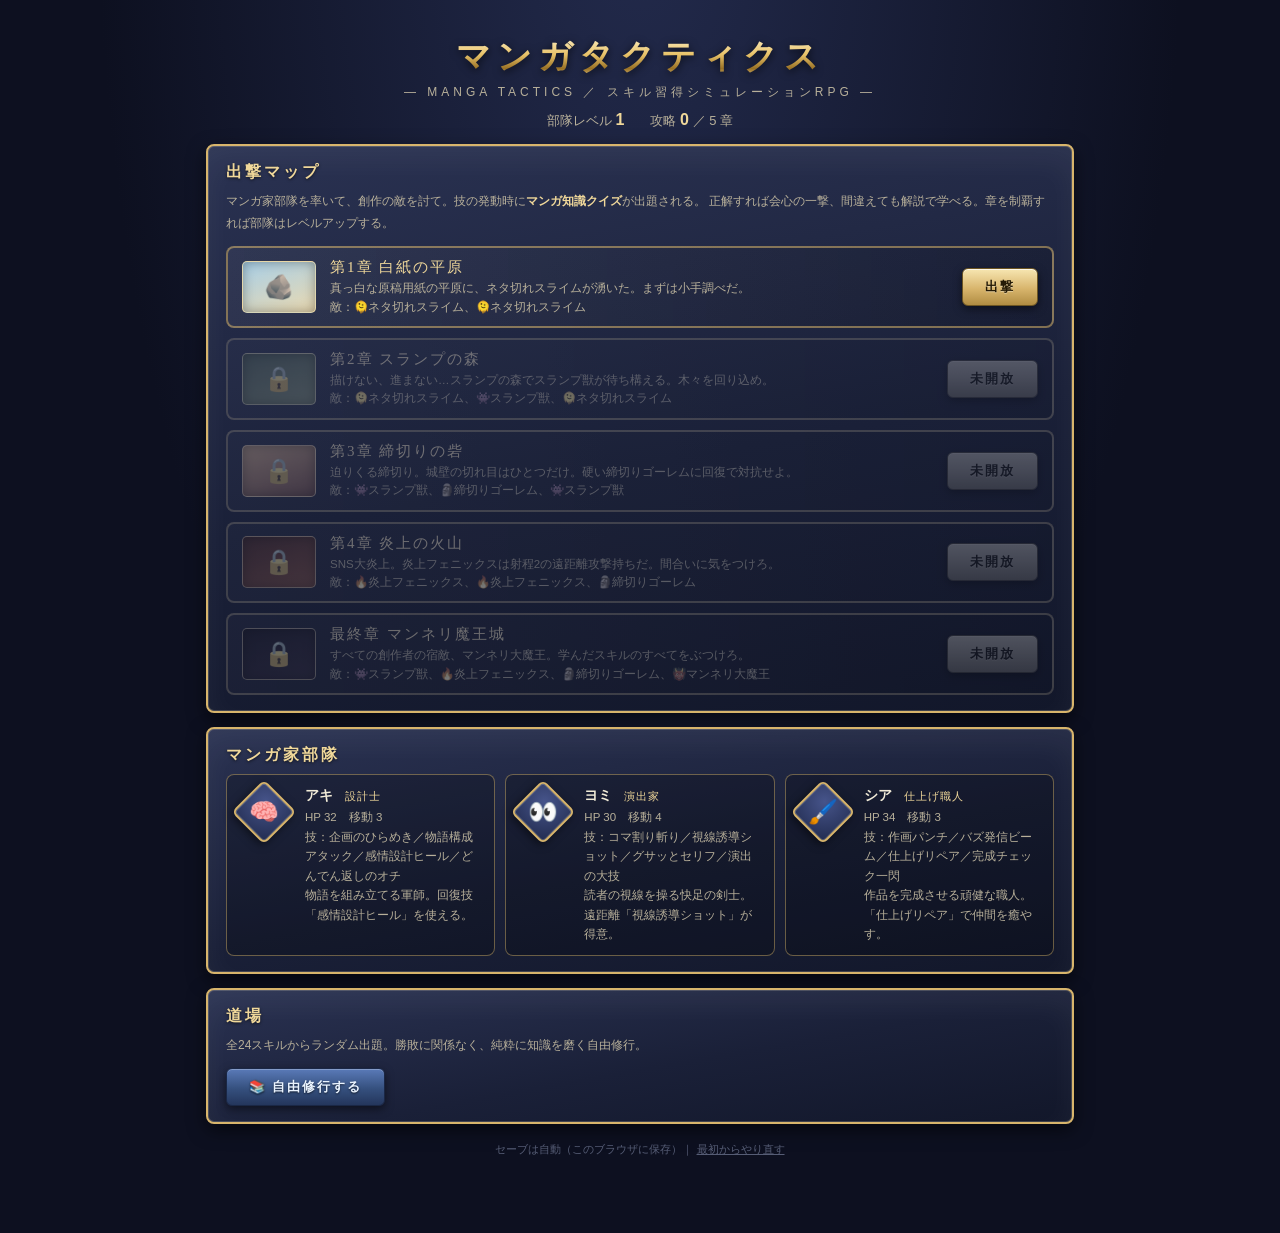
<file: apps/manga-skill-rpg/index.html>
<!DOCTYPE html>
<html lang="ja">
<head>
<meta charset="UTF-8">
<meta name="viewport" content="width=device-width, initial-scale=1.0">
<title>マンガタクティクス 〜スキル習得SRPG〜</title>
<style>
  :root {
    --gold: #d8b56c;
    --gold-bright: #f0d89a;
    --ivory: #f2ecd8;
    --ivory-dim: #b8b09a;
    --navy1: #2a3252;
    --navy2: #1a2038;
    --navy3: #12172a;
    --hp: #6cd984;
    --dmg: #ff6b6b;
    --cyan: #7fd8e8;
  }
  * { margin: 0; padding: 0; box-sizing: border-box; }
  html { background: #0d1020; }
  body {
    font-family: "Hiragino Kaku Gothic ProN", "Hiragino Sans", Meiryo, sans-serif;
    background:
      radial-gradient(ellipse at 50% -10%, #232b4d 0%, #0d1020 60%),
      #0d1020;
    color: var(--ivory);
    min-height: 100vh;
    padding-bottom: 60px;
  }
  .serif { font-family: "Hiragino Mincho ProN", "Yu Mincho", "YuMincho", serif; }
  .wrap { max-width: 900px; margin: 0 auto; padding: 16px; }

  /* ===== FFT風パネル共通 ===== */
  .fpanel {
    background: linear-gradient(170deg, var(--navy1) 0%, var(--navy2) 55%, var(--navy3) 100%);
    border: 2px solid var(--gold);
    border-radius: 8px;
    box-shadow:
      inset 0 0 0 1px rgba(255, 245, 210, 0.18),
      inset 0 14px 30px rgba(255, 255, 255, 0.05),
      0 6px 18px rgba(0, 0, 0, 0.55);
    padding: 16px 18px;
  }
  .fpanel h2 {
    font-family: "Hiragino Mincho ProN", "Yu Mincho", serif;
    font-size: 16px; letter-spacing: 3px; color: var(--gold-bright);
    margin-bottom: 8px;
    text-shadow: 0 1px 3px rgba(0,0,0,0.6);
  }
  .fpanel .desc { font-size: 12px; color: var(--ivory-dim); line-height: 1.8; margin-bottom: 12px; }

  /* ===== タイトルヘッダー ===== */
  header.top { text-align: center; padding: 18px 0 14px; }
  header.top h1 {
    font-family: "Hiragino Mincho ProN", "Yu Mincho", serif;
    font-size: 34px; letter-spacing: 6px;
    background: linear-gradient(180deg, #fdf3d0 0%, #e8c268 45%, #9a7226 75%, #f0d89a 100%);
    -webkit-background-clip: text; background-clip: text; color: transparent;
    filter: drop-shadow(0 2px 4px rgba(0,0,0,0.7));
  }
  header.top .sub {
    font-size: 12px; letter-spacing: 4px; color: var(--ivory-dim); margin-top: 4px;
  }
  .save-row {
    display: flex; justify-content: center; gap: 26px; margin-top: 10px; font-size: 13px;
    color: var(--ivory-dim);
  }
  .save-row b { color: var(--gold-bright); font-size: 16px; }

  /* ===== ステージ選択 ===== */
  .stage-list { display: flex; flex-direction: column; gap: 10px; }
  .stage-card {
    display: flex; align-items: center; gap: 14px;
    border: 2px solid rgba(216, 181, 108, 0.55);
    border-radius: 8px; padding: 10px 14px;
    background: linear-gradient(90deg, rgba(255,255,255,0.05), rgba(0,0,0,0.15));
    transition: border-color 0.15s, transform 0.1s;
  }
  .stage-card:not(.locked):hover { border-color: var(--gold-bright); transform: translateX(3px); }
  .stage-card.locked { opacity: 0.42; filter: grayscale(0.6); }
  .stage-thumb {
    width: 74px; height: 52px; border-radius: 5px; flex: none;
    border: 1px solid rgba(240, 216, 154, 0.6);
    display: flex; align-items: center; justify-content: center; font-size: 24px;
    box-shadow: inset 0 0 12px rgba(0,0,0,0.35);
  }
  .stage-body { flex: 1; min-width: 0; }
  .stage-body .sname {
    font-family: "Hiragino Mincho ProN", serif;
    font-size: 15px; letter-spacing: 2px; color: var(--gold-bright); margin-bottom: 2px;
  }
  .stage-body .sinfo { font-size: 11.5px; color: var(--ivory-dim); line-height: 1.6; }
  .gbtn {
    font-family: "Hiragino Mincho ProN", serif;
    font-size: 13px; font-weight: bold; letter-spacing: 2px;
    padding: 9px 22px; border-radius: 6px; cursor: pointer; flex: none;
    color: #241a06;
    background: linear-gradient(180deg, #f7e6b2 0%, #d8b56c 55%, #b08c42 100%);
    border: 1px solid #6d5522;
    box-shadow: inset 0 1px 0 rgba(255,255,255,0.7), 0 3px 8px rgba(0,0,0,0.5);
    text-shadow: 0 1px 0 rgba(255,255,255,0.35);
  }
  .gbtn:hover { filter: brightness(1.1); }
  .gbtn:active { transform: translateY(1px); }
  .gbtn:disabled { filter: grayscale(1) brightness(0.7); cursor: not-allowed; }
  .gbtn.blue {
    color: #eaf4ff;
    background: linear-gradient(180deg, #5a7ab8 0%, #35507e 55%, #24365c 100%);
    border-color: #1a2745; text-shadow: 0 1px 2px rgba(0,0,0,0.6);
    box-shadow: inset 0 1px 0 rgba(255,255,255,0.25), 0 3px 8px rgba(0,0,0,0.5);
  }
  .clear-mark { color: var(--gold-bright); font-size: 17px; margin-right: 4px; }

  .party-row { display: flex; gap: 10px; flex-wrap: wrap; }
  .party-chip {
    flex: 1; min-width: 210px; display: flex; gap: 12px; align-items: flex-start;
    border: 1px solid rgba(216,181,108,0.45); border-radius: 8px;
    padding: 10px 12px; background: rgba(0,0,0,0.22); font-size: 11.5px;
    color: var(--ivory-dim); line-height: 1.7;
  }
  .portrait {
    width: 46px; height: 46px; flex: none; margin: 4px 6px 0 2px;
    transform: rotate(45deg); border: 2px solid var(--gold);
    border-radius: 6px;
    background: radial-gradient(circle at 35% 30%, #46548a, #222c50);
    box-shadow: inset 0 0 0 1px rgba(255,245,210,0.25), 0 3px 8px rgba(0,0,0,0.5);
    display: flex; align-items: center; justify-content: center;
  }
  .portrait span { transform: rotate(-45deg); font-size: 24px; }
  .party-chip .pname { color: var(--ivory); font-size: 13.5px; font-weight: bold; }
  .party-chip .pjob { color: var(--gold-bright); font-size: 11px; letter-spacing: 1px; }

  .mb14 { margin-bottom: 14px; }
  footer { text-align: center; font-size: 11px; color: #565d75; margin-top: 18px; }
  .reset-link { color: #565d75; text-decoration: underline; cursor: pointer; background: none; border: none; font-size: 11px; font-family: inherit; }

  /* ===== バトル画面 ===== */
  .battle-head {
    display: flex; align-items: center; gap: 14px; flex-wrap: wrap;
    padding: 10px 16px; margin-bottom: 12px;
  }
  .battle-head .bname { font-size: 16px; letter-spacing: 3px; color: var(--gold-bright); }
  .battle-head .turn { font-size: 12.5px; color: var(--ivory-dim); }
  .battle-head .spacer { flex: 1; }
  .sbtn {
    font-family: inherit; font-size: 12px; letter-spacing: 1px;
    padding: 6px 16px; border-radius: 5px; cursor: pointer;
    background: rgba(0,0,0,0.3); color: var(--ivory);
    border: 1px solid rgba(216,181,108,0.6);
  }
  .sbtn:hover { background: rgba(216,181,108,0.18); }

  /* ===== アイソメトリック戦場 ===== */
  .scene-outer {
    border: 2px solid var(--gold); border-radius: 10px;
    box-shadow: inset 0 0 0 1px rgba(255,245,210,0.18), 0 8px 24px rgba(0,0,0,0.6);
    overflow: hidden; margin-bottom: 14px;
    overflow-x: auto;
  }
  .scene {
    position: relative; width: 800px; height: 545px; margin: 0 auto;
  }
  /* 章ごとの空 */
  .scene.theme-0 { background: linear-gradient(180deg, #a8cfe8 0%, #d8e2d8 45%, #ead9b0 78%, #d8c495 100%); }
  .scene.theme-1 { background: linear-gradient(180deg, #274b46 0%, #3c6b58 45%, #6f9468 80%, #4c6b48 100%); }
  .scene.theme-2 { background: linear-gradient(180deg, #f0a35e 0%, #e07040 40%, #9c4a4a 80%, #6e3a4a 100%); }
  .scene.theme-3 { background: linear-gradient(180deg, #3a1620 0%, #6e2222 45%, #b8452a 85%, #7e2e1e 100%); }
  .scene.theme-4 { background: linear-gradient(180deg, #0c0c22 0%, #1e1a3e 50%, #3a2a5c 85%, #2a1e44 100%); }

  .cloud {
    position: absolute; border-radius: 50%; filter: blur(16px);
    background: rgba(255,255,255,0.55); pointer-events: none;
  }
  .scene.theme-3 .cloud { background: rgba(255,120,60,0.25); }
  .scene.theme-4 .cloud { background: rgba(160,140,255,0.14); }
  .cloud.c1 { width: 220px; height: 44px; top: 36px; left: -80px; animation: drift1 70s linear infinite; }
  .cloud.c2 { width: 150px; height: 32px; top: 84px; left: 300px; animation: drift2 95s linear infinite; }
  @keyframes drift1 { from { transform: translateX(0); } to { transform: translateX(900px); } }
  @keyframes drift2 { from { transform: translateX(0); } to { transform: translateX(-700px); } }
  .stars { position: absolute; inset: 0; pointer-events: none; display: none; }
  .scene.theme-4 .stars { display: block; }
  .stars::before {
    content: ""; position: absolute; width: 2px; height: 2px; border-radius: 50%;
    background: #fff; top: 40px; left: 90px;
    box-shadow: 120px 18px 0 #ffffffcc, 240px 44px 0 #ffffff88, 360px 8px 0 #fff,
      470px 60px 0 #ffffffaa, 560px 24px 0 #ffffff77, 660px 48px 0 #fff,
      40px 80px 0 #ffffff99, 300px 96px 0 #ffffffbb, 620px 100px 0 #ffffff66,
      180px 66px 0 #ffffff77, 520px 88px 0 #ffffffcc, 700px 14px 0 #ffffff99;
  }
  .glow {
    position: absolute; left: 0; right: 0; bottom: 0; height: 200px; pointer-events: none; display: none;
  }
  .scene.theme-3 .glow {
    display: block;
    background: radial-gradient(ellipse at 50% 110%, rgba(255,110,30,0.4), transparent 65%);
  }

  /* タイル */
  .tile { position: absolute; width: 92px; pointer-events: none; }
  .tile .top {
    position: relative; width: 92px; height: 46px;
    clip-path: polygon(50% 0, 100% 50%, 50% 100%, 0 50%);
    pointer-events: auto; cursor: pointer;
  }
  .tile .top .inner {
    position: absolute; inset: 1.5px;
    clip-path: polygon(50% 0, 100% 50%, 50% 100%, 0 50%);
    transition: filter 0.12s;
  }
  .tile .top:hover .inner { filter: brightness(1.18); }
  .tile .face { position: absolute; pointer-events: none; }
  .tile .faceL { top: 23px; left: 0; width: 46px; transform: skewY(26.57deg); transform-origin: top left; }
  .tile .faceR { top: 23px; left: 46px; width: 46px; transform: skewY(-26.57deg); transform-origin: top right; }

  /* 章ごとのタイル色 */
  .theme-0 .tile .top { background: #c8b98e; }
  .theme-0 .tile.alt0 .inner { background: linear-gradient(135deg, #f4edd8, #e6dcba); }
  .theme-0 .tile.alt1 .inner { background: linear-gradient(135deg, #eae0c2, #dcd0a8); }
  .theme-0 .tile .faceL { background: linear-gradient(180deg, #a6926a, #82704c); }
  .theme-0 .tile .faceR { background: linear-gradient(180deg, #c0aa7c, #98825a); }

  .theme-1 .tile .top { background: #4a6b3c; }
  .theme-1 .tile.alt0 .inner { background: linear-gradient(135deg, #86ac60, #6c9450); }
  .theme-1 .tile.alt1 .inner { background: linear-gradient(135deg, #74a054, #5c8846); }
  .theme-1 .tile .faceL { background: linear-gradient(180deg, #4c5e38, #37462a); }
  .theme-1 .tile .faceR { background: linear-gradient(180deg, #5e7444, #445634); }

  .theme-2 .tile .top { background: #7e7268; }
  .theme-2 .tile.alt0 .inner { background: linear-gradient(135deg, #c4b8a8, #a89a88); }
  .theme-2 .tile.alt1 .inner { background: linear-gradient(135deg, #b2a492, #96887a); }
  .theme-2 .tile .faceL { background: linear-gradient(180deg, #6e6256, #544a42); }
  .theme-2 .tile .faceR { background: linear-gradient(180deg, #8a7c6c, #665a50); }

  .theme-3 .tile .top { background: #52322a; }
  .theme-3 .tile.alt0 .inner { background: linear-gradient(135deg, #6e4438, #58362c); }
  .theme-3 .tile.alt1 .inner { background: linear-gradient(135deg, #623c30, #4c2e26); }
  .theme-3 .tile .faceL { background: linear-gradient(180deg, #3c2420, #2a1814); }
  .theme-3 .tile .faceR { background: linear-gradient(180deg, #4e2e26, #36201a); }

  .theme-4 .tile .top { background: #4c4270; }
  .theme-4 .tile.alt0 .inner { background: linear-gradient(135deg, #6a5c96, #544a7c); }
  .theme-4 .tile.alt1 .inner { background: linear-gradient(135deg, #5e5288, #4a4070); }
  .theme-4 .tile .faceL { background: linear-gradient(180deg, #3a3258, #282242); }
  .theme-4 .tile .faceR { background: linear-gradient(180deg, #4a4070, #342c54); }

  /* ハイライト */
  .tile .hl {
    position: absolute; inset: 0; clip-path: polygon(50% 0, 100% 50%, 50% 100%, 0 50%);
    pointer-events: none; opacity: 0; height: 46px;
  }
  .tile.move .hl { opacity: 1; background: rgba(90, 200, 235, 0.5); animation: pulse 1.1s ease-in-out infinite; }
  .tile.target .hl { opacity: 1; background: rgba(255, 80, 70, 0.55); animation: pulse 0.8s ease-in-out infinite; }
  .tile.sel .hl { opacity: 1; background: transparent; box-shadow: inset 0 0 0 3px var(--gold-bright); animation: none; }
  @keyframes pulse { 0%, 100% { opacity: 0.85; } 50% { opacity: 0.4; } }

  .tile .deco {
    position: absolute; left: 0; width: 92px; text-align: center;
    font-size: 30px; line-height: 1; top: -12px; pointer-events: none;
    filter: drop-shadow(0 4px 3px rgba(0,0,0,0.35));
  }

  /* ユニットスプライト */
  .sprite {
    position: absolute; width: 92px; height: 86px; pointer-events: none;
    transition: left 0.3s ease, top 0.3s ease, opacity 0.4s;
  }
  .sprite .ring {
    position: absolute; left: 50%; bottom: 12px; transform: translateX(-50%);
    width: 44px; height: 20px; border-radius: 50%;
  }
  .sprite.ally .ring { background: radial-gradient(ellipse, rgba(80,160,255,0.75) 0%, rgba(80,160,255,0.12) 65%, transparent 70%); }
  .sprite.foe .ring { background: radial-gradient(ellipse, rgba(255,70,60,0.72) 0%, rgba(255,70,60,0.12) 65%, transparent 70%); }
  .sprite .chara {
    position: absolute; left: 0; width: 92px; bottom: 20px; text-align: center;
    font-size: 34px; line-height: 1;
    filter: drop-shadow(0 5px 4px rgba(0,0,0,0.45));
    animation: idle 2.4s ease-in-out infinite;
  }
  .sprite.boss .chara { font-size: 48px; }
  @keyframes idle { 0%, 100% { transform: translateY(0); } 50% { transform: translateY(-3px); } }
  .sprite.acted .chara { filter: grayscale(1) brightness(0.75) drop-shadow(0 5px 4px rgba(0,0,0,0.45)); animation: none; }
  .sprite.hit .chara { animation: hitflash 0.4s; }
  @keyframes hitflash {
    0%, 100% { filter: drop-shadow(0 5px 4px rgba(0,0,0,0.45)); transform: translateX(0); }
    25% { filter: brightness(3) drop-shadow(0 0 10px #fff); transform: translateX(-5px); }
    60% { transform: translateX(4px); }
  }
  .sprite.dead { opacity: 0; }
  .sprite .hp {
    position: absolute; left: 24px; right: 24px; bottom: 4px; height: 6px;
    background: rgba(0,0,0,0.65); border-radius: 3px; overflow: hidden;
    border: 1px solid rgba(255,255,255,0.35);
  }
  .sprite .hp i {
    display: block; height: 100%; border-radius: 2px;
    background: linear-gradient(180deg, #a2efaf, #4cbf62);
    transition: width 0.35s;
  }
  .sprite.foe .hp i { background: linear-gradient(180deg, #ffb0a0, #e05540); }

  /* ダメージ数字 */
  .dmg-float {
    position: absolute; width: 92px; text-align: center; pointer-events: none; z-index: 999;
    font-family: "Hiragino Mincho ProN", serif; font-weight: bold; font-size: 26px;
    color: #fff;
    text-shadow: 0 0 4px #000, 2px 2px 0 #000, -2px 2px 0 #000, 2px -2px 0 #000, -2px -2px 0 #000;
    animation: dmgup 1s ease-out forwards;
  }
  .dmg-float.heal { color: #8effa8; }
  .dmg-float.crit { color: var(--gold-bright); font-size: 32px; }
  @keyframes dmgup {
    0% { opacity: 0; transform: translateY(6px) scale(0.7); }
    18% { opacity: 1; transform: translateY(-6px) scale(1.15); }
    38% { transform: translateY(-10px) scale(1); }
    100% { opacity: 0; transform: translateY(-34px) scale(1); }
  }
  .scene.shake { animation: scshake 0.35s; }
  @keyframes scshake {
    0%, 100% { transform: translate(0,0); } 20% { transform: translate(-5px,2px); }
    45% { transform: translate(4px,-2px); } 70% { transform: translate(-3px,1px); }
  }

  /* フェイズバナー */
  .banner {
    position: absolute; left: 0; right: 0; top: 42%; height: 64px; z-index: 1000;
    display: flex; align-items: center; justify-content: center;
    background: linear-gradient(90deg, transparent, rgba(10,12,26,0.85) 18%, rgba(10,12,26,0.85) 82%, transparent);
    border-top: 1px solid rgba(240,216,154,0.7);
    border-bottom: 1px solid rgba(240,216,154,0.7);
    pointer-events: none;
    animation: bannerIn 1.5s ease forwards;
  }
  .banner .btext {
    font-family: "Hiragino Mincho ProN", serif; font-size: 26px; letter-spacing: 10px;
    color: var(--gold-bright); text-shadow: 0 2px 8px rgba(0,0,0,0.9);
    white-space: nowrap;
  }
  .banner .btext small { display: block; text-align: center; font-size: 11px; letter-spacing: 5px; color: var(--ivory-dim); }
  .banner.red .btext { color: #ff9080; }
  @keyframes bannerIn {
    0% { opacity: 0; transform: scaleX(0.2); }
    14% { opacity: 1; transform: scaleX(1); }
    82% { opacity: 1; }
    100% { opacity: 0; }
  }

  /* コマンド＆ステータス */
  .under-flex { display: flex; gap: 12px; align-items: stretch; flex-wrap: wrap; margin-bottom: 12px; }
  .cmd-panel { flex: 1.1; min-width: 250px; }
  .stat-panel { flex: 1; min-width: 240px; }
  .cmd-title {
    font-family: "Hiragino Mincho ProN", serif; letter-spacing: 3px;
    font-size: 13px; color: var(--gold-bright);
    border-bottom: 1px solid rgba(216,181,108,0.5); padding-bottom: 6px; margin-bottom: 8px;
  }
  .menu-item {
    display: block; width: 100%; text-align: left;
    font-family: inherit; font-size: 13.5px; color: var(--ivory);
    background: none; border: none; cursor: pointer;
    padding: 8px 10px 8px 26px; border-radius: 4px; position: relative; line-height: 1.5;
  }
  .menu-item small { color: var(--ivory-dim); font-size: 11px; }
  .menu-item:hover { background: rgba(216,181,108,0.14); }
  .menu-item:hover::before {
    content: "▶"; position: absolute; left: 8px; top: 10px; font-size: 10px; color: var(--gold-bright);
  }
  .menu-item.heal-type { color: #b8f0c0; }
  .menu-item.gray { color: var(--ivory-dim); }
  .hint { font-size: 12px; color: var(--ivory-dim); line-height: 1.9; }
  .stat-panel .uname { font-size: 15px; font-weight: bold; }
  .stat-panel .ujob { font-size: 11px; letter-spacing: 2px; color: var(--gold-bright); }
  .stat-flex { display: flex; gap: 12px; align-items: flex-start; }
  .stat-body { flex: 1; font-size: 12.5px; line-height: 1.9; color: var(--ivory-dim); }
  .stat-body b { color: var(--ivory); }
  .hp-line { display: flex; align-items: center; gap: 8px; margin: 2px 0; }
  .hp-track {
    flex: 1; height: 9px; background: rgba(0,0,0,0.5); border-radius: 5px;
    border: 1px solid rgba(255,255,255,0.25); overflow: hidden;
  }
  .hp-track i { display: block; height: 100%; background: linear-gradient(180deg, #a2efaf, #4cbf62); border-radius: 4px; transition: width 0.3s; }

  #blog { font-size: 12px; line-height: 1.9; max-height: 130px; overflow-y: auto; color: var(--ivory-dim); }
  #blog p { border-bottom: 1px dashed rgba(216,181,108,0.2); padding: 2px 0; }
  #blog p:first-child { color: var(--ivory); }

  /* ===== モーダル ===== */
  .modal-bg {
    display: none; position: fixed; inset: 0; background: rgba(4, 6, 16, 0.78);
    z-index: 2000; padding: 20px; overflow-y: auto;
  }
  .modal-bg.show { display: flex; align-items: flex-start; justify-content: center; }
  .modal {
    background: linear-gradient(170deg, var(--navy1) 0%, var(--navy2) 55%, var(--navy3) 100%);
    border: 2px solid var(--gold); border-radius: 10px;
    box-shadow: inset 0 0 0 1px rgba(255,245,210,0.18), 0 14px 40px rgba(0,0,0,0.8);
    max-width: 580px; width: 100%; padding: 26px 28px; margin-top: 36px;
    animation: mpop 0.22s ease-out;
  }
  @keyframes mpop { from { transform: scale(0.94); opacity: 0; } to { transform: scale(1); opacity: 1; } }
  .modal h3 {
    font-family: "Hiragino Mincho ProN", serif; font-size: 19px; letter-spacing: 3px;
    color: var(--gold-bright); margin-bottom: 6px;
  }
  .skill-tag {
    display: inline-block; font-size: 11.5px; letter-spacing: 1px;
    border: 1px solid rgba(216,181,108,0.7); color: var(--gold-bright);
    padding: 3px 12px; border-radius: 3px; margin-bottom: 14px;
    background: rgba(0,0,0,0.25);
  }
  .question {
    font-size: 15px; line-height: 1.8; color: var(--ivory);
    background: rgba(0,0,0,0.3); border: 1px solid rgba(216,181,108,0.3);
    border-radius: 8px; padding: 14px 16px; margin-bottom: 14px;
  }
  .choice-btn {
    display: block; width: 100%; text-align: left; font-family: inherit; font-size: 14px;
    color: var(--ivory); background: rgba(255,255,255,0.04);
    padding: 12px 14px 12px 32px; margin-bottom: 8px;
    border: 1px solid rgba(216,181,108,0.4); border-radius: 6px;
    cursor: pointer; line-height: 1.6; position: relative;
  }
  .choice-btn:hover { background: rgba(216,181,108,0.16); border-color: var(--gold-bright); }
  .choice-btn:hover::before { content: "▶"; position: absolute; left: 12px; top: 14px; font-size: 10px; color: var(--gold-bright); }
  .choice-btn.correct { background: rgba(76,191,98,0.22); border-color: #6cd984; color: #c8f5d0; font-weight: bold; }
  .choice-btn.wrong { background: rgba(224,85,64,0.2); border-color: #e05540; color: #ffc4ba; }
  .choice-btn:disabled { cursor: default; }
  .explain {
    display: none; background: rgba(216, 181, 108, 0.1);
    border: 1px dashed rgba(240,216,154,0.6); border-radius: 8px;
    padding: 14px 16px; font-size: 13px; line-height: 1.9; margin-top: 6px; color: var(--ivory);
  }
  .explain .head {
    font-family: "Hiragino Mincho ProN", serif;
    font-weight: bold; margin-bottom: 6px; font-size: 15px; color: var(--gold-bright);
  }
  .modal-footer { text-align: center; margin-top: 18px; }
  .result-big {
    text-align: center; font-family: "Hiragino Mincho ProN", serif;
    font-size: 26px; letter-spacing: 6px; color: var(--gold-bright); margin-bottom: 12px;
    text-shadow: 0 2px 8px rgba(0,0,0,0.8);
  }
  .result-body { font-size: 14px; line-height: 2; text-align: center; color: var(--ivory); }
  .result-body b { color: var(--gold-bright); }

  .toast {
    position: fixed; top: 18px; left: 50%; transform: translateX(-50%);
    background: linear-gradient(180deg, var(--navy1), var(--navy3));
    color: var(--gold-bright); font-size: 13px; letter-spacing: 1px;
    padding: 10px 26px; border: 1px solid var(--gold); border-radius: 24px;
    z-index: 3000; box-shadow: 0 6px 20px rgba(0,0,0,0.7);
    animation: tflash 2s ease forwards;
  }
  @keyframes tflash {
    0% { transform: translateX(-50%) translateY(-50px); opacity: 0; }
    12% { transform: translateX(-50%) translateY(0); opacity: 1; }
    80% { opacity: 1; } 100% { opacity: 0; }
  }
</style>
</head>
<body>
<div class="wrap">

  <header class="top">
    <h1>マンガタクティクス</h1>
    <div class="sub">— MANGA TACTICS ／ スキル習得シミュレーションRPG —</div>
    <div class="save-row">
      <span>部隊レベル <b id="hd-level">1</b></span>
      <span>攻略 <b id="hd-cleared">0</b> ／ 5 章</span>
    </div>
  </header>

  <!-- ============ ステージ選択 ============ -->
  <div id="screen-select">
    <div class="fpanel mb14">
      <h2>出撃マップ</h2>
      <div class="desc">
        マンガ家部隊を率いて、創作の敵を討て。技の発動時に<b style="color:var(--gold-bright)">マンガ知識クイズ</b>が出題される。
        正解すれば会心の一撃、間違えても解説で学べる。章を制覇すれば部隊はレベルアップする。
      </div>
      <div class="stage-list" id="stage-list"></div>
    </div>

    <div class="fpanel mb14">
      <h2>マンガ家部隊</h2>
      <div class="party-row" id="party-row"></div>
    </div>

    <div class="fpanel mb14">
      <h2>道場</h2>
      <div class="desc">全24スキルからランダム出題。勝敗に関係なく、純粋に知識を磨く自由修行。</div>
      <button class="gbtn blue" id="btn-dojo">📚 自由修行する</button>
    </div>

    <footer>
      セーブは自動（このブラウザに保存）｜
      <button class="reset-link" id="btn-reset">最初からやり直す</button>
    </footer>
  </div>

  <!-- ============ バトル ============ -->
  <div id="screen-battle" style="display:none;">
    <div class="fpanel battle-head">
      <span class="bname serif" id="bt-name"></span>
      <span class="turn">TURN <b id="bt-turn">1</b></span>
      <span class="spacer"></span>
      <button class="sbtn" id="btn-endturn">⏭ ターン終了</button>
      <button class="sbtn" id="btn-retreat">🏳 撤退</button>
    </div>

    <div class="scene-outer">
      <div class="scene" id="scene"></div>
    </div>

    <div class="under-flex">
      <div class="fpanel cmd-panel">
        <div class="cmd-title">COMMAND ─ コマンド</div>
        <div id="cmd-body"></div>
      </div>
      <div class="fpanel stat-panel">
        <div class="cmd-title">UNIT ─ ユニット</div>
        <div id="stat-body"></div>
      </div>
    </div>

    <div class="fpanel">
      <div class="cmd-title">LOG ─ 戦況</div>
      <div id="blog"></div>
    </div>
  </div>
</div>

<!-- クイズモーダル -->
<div class="modal-bg" id="quiz-modal">
  <div class="modal">
    <h3 id="quiz-title">スキル発動</h3>
    <span class="skill-tag" id="quiz-skill"></span>
    <div class="question" id="quiz-q"></div>
    <div id="quiz-choices"></div>
    <div class="explain" id="quiz-explain"></div>
    <div class="modal-footer"><button class="gbtn" id="quiz-close" style="display:none;">とじる</button></div>
  </div>
</div>

<!-- 結果モーダル -->
<div class="modal-bg" id="result-modal">
  <div class="modal">
    <div class="result-big" id="res-big"></div>
    <div class="result-body" id="res-body"></div>
    <div class="modal-footer"><button class="gbtn" id="res-close">とじる</button></div>
  </div>
</div>

<script src="quiz-data.js"></script>
<script>
"use strict";

/* ============================================================
   アビリティ（技）＝マンガスキル
============================================================ */
const ABILITIES = {
  kikaku:   { name: "企画のひらめき",     range: 1, power: 11, type: "atk" },
  story:    { name: "物語構成アタック",   range: 2, power: 9,  type: "atk" },
  kanjo:    { name: "感情設計ヒール",     range: 2, power: 12, type: "heal" },
  ochi:     { name: "どんでん返しのオチ", range: 1, power: 15, type: "atk" },
  koma:     { name: "コマ割り斬り",       range: 1, power: 11, type: "atk" },
  shisen:   { name: "視線誘導ショット",   range: 3, power: 8,  type: "atk" },
  serifu:   { name: "グサッとセリフ",     range: 1, power: 13, type: "atk" },
  enshutsu: { name: "演出の大技",         range: 2, power: 10, type: "atk" },
  sakuga:   { name: "作画パンチ",         range: 1, power: 11, type: "atk" },
  hasshin:  { name: "バズ発信ビーム",     range: 3, power: 8,  type: "atk" },
  shiage2:  { name: "仕上げリペア",       range: 2, power: 12, type: "heal" },
  check:    { name: "完成チェック一閃",   range: 1, power: 14, type: "atk" },
};

/* ============================================================
   部隊・敵・ステージ
============================================================ */
const PARTY = [
  { id: "aki",  name: "アキ", title: "設計士",     emoji: "🧠", baseHp: 32, move: 3,
    abilities: ["kikaku", "story", "kanjo", "ochi"],
    intro: "物語を組み立てる軍師。回復技「感情設計ヒール」を使える。" },
  { id: "yomi", name: "ヨミ", title: "演出家",     emoji: "👀", baseHp: 30, move: 4,
    abilities: ["koma", "shisen", "serifu", "enshutsu"],
    intro: "読者の視線を操る快足の剣士。遠距離「視線誘導ショット」が得意。" },
  { id: "shia", name: "シア", title: "仕上げ職人", emoji: "🖌️", baseHp: 34, move: 3,
    abilities: ["sakuga", "hasshin", "shiage2", "check"],
    intro: "作品を完成させる頑健な職人。「仕上げリペア」で仲間を癒やす。" },
];

const ENEMY_TYPES = {
  slime:   { name: "ネタ切れスライム", emoji: "🫠", hp: 14, atk: 5, move: 2, range: 1 },
  beast:   { name: "スランプ獣",       emoji: "👾", hp: 20, atk: 6, move: 3, range: 1 },
  golem:   { name: "締切りゴーレム",   emoji: "🗿", hp: 30, atk: 8, move: 2, range: 1 },
  phoenix: { name: "炎上フェニックス", emoji: "🔥", hp: 22, atk: 7, move: 3, range: 2 },
  king:    { name: "マンネリ大魔王",   emoji: "👹", hp: 62, atk: 9, move: 2, range: 2, boss: true },
};

const COLS = 9, ROWS = 7;
const ALLY_START = [[0, 2], [1, 3], [0, 4]];

/* heights: 各マスの高さ(0〜3)。見た目の高低差（ゲームルールには影響しない） */
const STAGES = [
  { name: "第1章 白紙の平原", deco: "🪨",
    intro: "真っ白な原稿用紙の平原に、ネタ切れスライムが湧いた。まずは小手調べだ。",
    heights: ["001112210","000111100","000011000","000001000","000011000","000111100","001112210"],
    obstacles: [[4, 1], [4, 5]],
    enemies: [["slime", 6, 2], ["slime", 6, 4]] },
  { name: "第2章 スランプの森", deco: "🌲",
    intro: "描けない、進まない…スランプの森でスランプ獣が待ち構える。木々を回り込め。",
    heights: ["112211001","011100011","001001121","000000110","001001121","011100011","112211001"],
    obstacles: [[3, 1], [3, 5], [5, 3], [6, 0], [6, 6]],
    enemies: [["slime", 5, 1], ["beast", 7, 3], ["slime", 5, 5]] },
  { name: "第3章 締切りの砦", deco: "🧱",
    intro: "迫りくる締切り。城壁の切れ目はひとつだけ。硬い締切りゴーレムに回復で対抗せよ。",
    heights: ["000022210","000122210","000022110","000000110","000022110","000122210","000022210"],
    obstacles: [[4, 0], [4, 1], [4, 2], [4, 4], [4, 5], [4, 6]],
    enemies: [["beast", 6, 1], ["golem", 7, 3], ["beast", 6, 5]] },
  { name: "第4章 炎上の火山", deco: "🌋",
    intro: "SNS大炎上。炎上フェニックスは射程2の遠距離攻撃持ちだ。間合いに気をつけろ。",
    heights: ["011012321","001001221","010100121","000010010","010100121","001001221","011012321"],
    obstacles: [[3, 3], [5, 1], [5, 5], [7, 0], [7, 6]],
    enemies: [["phoenix", 5, 2], ["phoenix", 5, 4], ["golem", 7, 3]] },
  { name: "最終章 マンネリ魔王城", deco: "🕯️",
    intro: "すべての創作者の宿敵、マンネリ大魔王。学んだスキルのすべてをぶつけろ。",
    heights: ["001122332","000112332","000011232","000001123","000011232","000112332","001122332"],
    obstacles: [[3, 1], [3, 5], [6, 2], [6, 4]],
    enemies: [["beast", 5, 1], ["phoenix", 5, 5], ["golem", 6, 3], ["king", 8, 3]] },
];

/* ============================================================
   アイソメトリック座標
============================================================ */
const TILE_W = 92, TILE_H = 46, SIDE = 16, DEPTH = 14;
const PAD_X = (800 - (COLS + ROWS - 2) * (TILE_W / 2) - TILE_W) / 2;
const PAD_Y = 108;

function heightAt(x, y) {
  const st = battle.stage;
  let h = Number(st.heights[y][x]);
  if (isObstacle(x, y)) h += 1;
  return h;
}
function tilePos(x, y) {
  return {
    sx: PAD_X + (x - y + ROWS - 1) * (TILE_W / 2),
    sy: PAD_Y + (x + y) * (TILE_H / 2) - heightAt(x, y) * DEPTH,
  };
}

/* ============================================================
   セーブ
============================================================ */
const SAVE_KEY = "mangaTacticsRPG_v1";
let save = loadSave() || { cleared: 0, level: 1, qIdx: {} };
function loadSave() {
  try {
    const raw = localStorage.getItem(SAVE_KEY);
    if (!raw) return null;
    const s = JSON.parse(raw);
    if (!s || typeof s.level !== "number") return null;
    return s;
  } catch { return null; }
}
function persist() { localStorage.setItem(SAVE_KEY, JSON.stringify(save)); }

/* ============================================================
   ユーティリティ
============================================================ */
const $ = id => document.getElementById(id);
const sleep = ms => new Promise(r => setTimeout(r, ms));
const dist = (a, b) => Math.abs(a.x - b.x) + Math.abs(a.y - b.y);
const key = (x, y) => x + "," + y;
function rand(n) { return Math.floor(Math.random() * n); }
function toast(msg) {
  const el = document.createElement("div");
  el.className = "toast";
  el.textContent = msg;
  document.body.appendChild(el);
  setTimeout(() => el.remove(), 2100);
}
function getQuiz(subId) {
  const bank = QUIZ[subId];
  const i = (save.qIdx[subId] || 0) % bank.length;
  save.qIdx[subId] = i + 1;
  persist();
  return bank[i];
}

/* ============================================================
   バトル状態
============================================================ */
let battle = null;
let tileEls = {};
let spriteEls = {};

function allyPower() { return save.level - 1; }
function allyMaxHp(u) { return u.baseHp + (save.level - 1) * 4; }

function startStage(idx) {
  const stg = STAGES[idx];
  const units = PARTY.map((p, i) => ({
    ...p, x: ALLY_START[i][0], y: ALLY_START[i][1],
    maxHp: allyMaxHp(p), hp: allyMaxHp(p), acted: false, alive: true, isAlly: true,
  }));
  const hpBonus = idx * 3, atkBonus = Math.floor(idx / 2);
  const enemies = stg.enemies.map(([t, x, y], i) => {
    const base = ENEMY_TYPES[t];
    return {
      ...base, id: "e" + i, x, y,
      maxHp: base.hp + hpBonus, hp: base.hp + hpBonus, atk: base.atk + atkBonus,
      alive: true, isAlly: false,
    };
  });
  battle = {
    stageIdx: idx, stage: stg, units, enemies,
    turn: 1, phase: "player", busy: false,
    sel: null, mode: "idle", moveSet: new Set(), targets: new Set(), ability: null,
    log: [],
  };
  blog("🏁 " + stg.name + " ── " + stg.intro);
  $("screen-select").style.display = "none";
  $("screen-battle").style.display = "block";
  buildScene();
  render();
  showBanner(stg.name, "BATTLE START", false);
}

function blog(msg) {
  if (!battle) return;
  battle.log.unshift(msg);
  if (battle.log.length > 30) battle.log.length = 30;
}

function unitAt(x, y) {
  return battle.units.find(u => u.alive && u.x === x && u.y === y) ||
         battle.enemies.find(e => e.alive && e.x === x && e.y === y) || null;
}
function isObstacle(x, y) {
  return battle.stage.obstacles.some(([ox, oy]) => ox === x && oy === y);
}
function inBounds(x, y) { return x >= 0 && x < COLS && y >= 0 && y < ROWS; }

function reachable(unit, moveRange) {
  const seen = new Set([key(unit.x, unit.y)]);
  const queue = [[unit.x, unit.y, 0]];
  const result = new Set([key(unit.x, unit.y)]);
  while (queue.length) {
    const [x, y, d] = queue.shift();
    if (d >= moveRange) continue;
    for (const [dx, dy] of [[1,0],[-1,0],[0,1],[0,-1]]) {
      const nx = x + dx, ny = y + dy, k = key(nx, ny);
      if (!inBounds(nx, ny) || isObstacle(nx, ny) || seen.has(k)) continue;
      if (unitAt(nx, ny)) continue;
      seen.add(k);
      result.add(k);
      queue.push([nx, ny, d + 1]);
    }
  }
  return result;
}

/* ============================================================
   シーン構築（章開始時に1回）
============================================================ */
function buildScene() {
  const scene = $("scene");
  scene.className = "scene theme-" + battle.stageIdx;
  scene.innerHTML =
    '<div class="cloud c1"></div><div class="cloud c2"></div>' +
    '<div class="stars"></div><div class="glow"></div>';
  tileEls = {}; spriteEls = {};

  for (let y = 0; y < ROWS; y++) {
    for (let x = 0; x < COLS; x++) {
      const { sx, sy } = tilePos(x, y);
      const h = heightAt(x, y);
      const t = document.createElement("div");
      t.className = "tile alt" + ((x + y) % 2);
      t.style.left = sx + "px";
      t.style.top = sy + "px";
      t.style.zIndex = (x + y) * 10;
      const sideH = SIDE + h * DEPTH;
      t.innerHTML =
        `<div class="face faceL" style="height:${sideH}px"></div>` +
        `<div class="face faceR" style="height:${sideH}px"></div>` +
        `<div class="top"><div class="inner"></div></div>` +
        `<div class="hl"></div>` +
        (isObstacle(x, y) ? `<div class="deco">${battle.stage.deco}</div>` : "");
      t.querySelector(".top").addEventListener("click", () => onTileClick(x, y));
      scene.appendChild(t);
      tileEls[key(x, y)] = t;
    }
  }

  [...battle.units, ...battle.enemies].forEach(u => {
    const sp = document.createElement("div");
    sp.className = "sprite " + (u.isAlly ? "ally" : "foe") + (u.boss ? " boss" : "");
    sp.innerHTML =
      `<div class="ring"></div><div class="chara">${u.emoji}</div>` +
      `<div class="hp"><i style="width:100%"></i></div>`;
    scene.appendChild(sp);
    spriteEls[u.id] = sp;
  });
}

/* ============================================================
   描画更新
============================================================ */
function render() {
  $("bt-name").textContent = battle.stage.name;
  $("bt-turn").textContent = battle.turn;
  $("hd-level").textContent = save.level;
  $("hd-cleared").textContent = save.cleared;

  // スプライト
  [...battle.units, ...battle.enemies].forEach(u => {
    const sp = spriteEls[u.id];
    if (!sp) return;
    if (!u.alive) { sp.classList.add("dead"); return; }
    const { sx, sy } = tilePos(u.x, u.y);
    sp.style.left = sx + "px";
    sp.style.top = (sy - 42) + "px";
    sp.style.zIndex = (u.x + u.y) * 10 + 5;
    sp.classList.toggle("acted", !!(u.isAlly && u.acted && battle.phase === "player"));
    sp.querySelector(".hp i").style.width = Math.max(0, (u.hp / u.maxHp) * 100) + "%";
  });

  // ハイライト
  for (const k in tileEls) {
    const t = tileEls[k];
    t.classList.remove("move", "target", "sel");
    if (battle.mode === "move" && battle.moveSet.has(k)) t.classList.add("move");
    if (battle.mode === "target" && battle.targets.has(k)) t.classList.add("target");
    if (battle.sel && k === key(battle.sel.x, battle.sel.y)) t.classList.add("sel");
  }

  renderPanels();
  $("blog").innerHTML = battle.log.map(m => `<p>${m}</p>`).join("");
}

function renderPanels() {
  const cmd = $("cmd-body");
  const stat = $("stat-body");
  cmd.innerHTML = "";

  // ユニットパネル
  if (battle.sel) {
    const u = battle.sel;
    stat.innerHTML =
      `<div class="stat-flex">` +
      `<div class="portrait"><span>${u.emoji}</span></div>` +
      `<div class="stat-body">` +
      `<span class="uname">${u.name}</span>　<span class="ujob">${u.title}</span>` +
      `<div class="hp-line">HP <div class="hp-track"><i style="width:${(u.hp/u.maxHp)*100}%"></i></div> <b>${u.hp}</b>/${u.maxHp}</div>` +
      `移動 <b>${u.move}</b>　部隊Lv <b>${save.level}</b><br>` +
      `${u.intro}</div></div>`;
  } else {
    stat.innerHTML = `<div class="hint">` +
      battle.units.filter(u => u.alive).map(u =>
        `${u.emoji} <b style="color:var(--ivory)">${u.name}</b>（${u.title}）HP ${u.hp}/${u.maxHp}${u.acted ? "・行動済" : ""}`
      ).join("<br>") + `</div>`;
  }

  // コマンドパネル
  if (battle.phase !== "player") {
    cmd.innerHTML = `<div class="hint">敵軍が動いている…</div>`;
    return;
  }
  if (!battle.sel) {
    cmd.innerHTML = `<div class="hint">味方ユニット（🧠 👀 🖌️）をクリックすると移動範囲が光る。<br>水色のマス＝移動可能。移動先を選んだら技を選択しよう。</div>`;
    return;
  }
  if (battle.mode === "move") {
    cmd.innerHTML = `<div class="hint">水色のマスをクリックで移動。<br>今いるマスをクリックすれば、その場で行動できる。</div>`;
    return;
  }
  if (battle.mode === "action" || battle.mode === "target") {
    battle.sel.abilities.forEach(aid => {
      const a = ABILITIES[aid];
      const b = document.createElement("button");
      b.className = "menu-item" + (a.type === "heal" ? " heal-type" : "");
      b.innerHTML = `${a.type === "heal" ? "✚" : "⚔"} ${a.name}　` +
        `<small>【${SKILL_NAMES[aid]}】射程${a.range}・威力${a.power + allyPower()}${a.type === "heal" ? "・回復" : ""}</small>`;
      b.addEventListener("click", () => chooseAbility(aid));
      cmd.appendChild(b);
    });
    const w = document.createElement("button");
    w.className = "menu-item gray";
    w.textContent = "■ 待機";
    w.addEventListener("click", () => finishUnit(battle.sel));
    cmd.appendChild(w);
    if (battle.mode === "target") {
      const hint = document.createElement("div");
      hint.className = "hint";
      hint.textContent = "赤く光るマスの相手をクリック！（別の技を押せば切り替え）";
      cmd.appendChild(hint);
    }
  }
}

/* ============================================================
   演出
============================================================ */
function showBanner(main, sub, red) {
  const scene = $("scene");
  const old = scene.querySelector(".banner");
  if (old) old.remove();
  const b = document.createElement("div");
  b.className = "banner" + (red ? " red" : "");
  b.innerHTML = `<span class="btext">${main}<small>${sub || ""}</small></span>`;
  scene.appendChild(b);
  setTimeout(() => b.remove(), 1600);
}

function floatText(x, y, text, cls) {
  const { sx, sy } = tilePos(x, y);
  const el = document.createElement("span");
  el.className = "dmg-float " + (cls || "");
  el.textContent = text;
  el.style.left = sx + "px";
  el.style.top = (sy - 50) + "px";
  $("scene").appendChild(el);
  setTimeout(() => el.remove(), 1000);
}

function hitFlash(target) {
  const sp = spriteEls[target.id];
  if (!sp) return;
  sp.classList.remove("hit");
  void sp.offsetWidth;
  sp.classList.add("hit");
  const scene = $("scene");
  scene.classList.remove("shake");
  void scene.offsetWidth;
  scene.classList.add("shake");
}

/* ============================================================
   プレイヤー操作
============================================================ */
function onTileClick(x, y) {
  if (!battle || battle.phase !== "player" || battle.busy) return;
  const clicked = unitAt(x, y);

  if (battle.mode === "idle") {
    if (clicked && clicked.isAlly && !clicked.acted) {
      battle.sel = clicked;
      battle.mode = "move";
      battle.moveSet = reachable(clicked, clicked.move);
      render();
    }
    return;
  }

  if (battle.mode === "move") {
    if (battle.moveSet.has(key(x, y)) && (!clicked || clicked === battle.sel)) {
      battle.sel.x = x; battle.sel.y = y;
      battle.mode = "action";
      battle.moveSet = new Set();
      render();
    } else if (clicked && clicked.isAlly && !clicked.acted && clicked !== battle.sel) {
      battle.sel = clicked;
      battle.moveSet = reachable(clicked, clicked.move);
      render();
    } else {
      battle.sel = null; battle.mode = "idle"; battle.moveSet = new Set();
      render();
    }
    return;
  }

  if (battle.mode === "target") {
    if (battle.targets.has(key(x, y)) && clicked) {
      const a = ABILITIES[battle.ability];
      const valid = a.type === "heal" ? clicked.isAlly : !clicked.isAlly;
      if (valid) { openBattleQuiz(battle.sel, battle.ability, clicked); return; }
    }
    battle.mode = "action"; battle.targets = new Set(); battle.ability = null;
    render();
  }
}

function chooseAbility(aid) {
  const a = ABILITIES[aid];
  const u = battle.sel;
  const targets = new Set();
  const pool = a.type === "heal" ? battle.units : battle.enemies;
  pool.forEach(t => {
    if (!t.alive) return;
    const d = dist(u, t);
    const min = a.type === "heal" ? 0 : 1;
    if (d >= min && d <= a.range) targets.add(key(t.x, t.y));
  });
  if (targets.size === 0) {
    toast("射程内に対象がいない");
    return;
  }
  battle.ability = aid;
  battle.targets = targets;
  battle.mode = "target";
  render();
}

function finishUnit(u) {
  u.acted = true;
  battle.sel = null; battle.mode = "idle";
  battle.targets = new Set(); battle.moveSet = new Set(); battle.ability = null;
  render();
  if (battle.units.filter(x => x.alive && !x.acted).length === 0) enemyPhase();
}

/* ============================================================
   クイズ（バトル・道場）
============================================================ */
let pending = null;
let quizDone = false;

function openBattleQuiz(unit, aid, target) {
  pending = { unit, aid, target };
  const a = ABILITIES[aid];
  openQuiz(
    (a.type === "heal" ? "✚ " : "⚔ ") + a.name,
    "【" + SKILL_NAMES[aid] + "】正解で会心の" + (a.type === "heal" ? "回復" : "一撃"),
    getQuiz(aid)
  );
}

function openDojoQuiz() {
  pending = null;
  const ids = Object.keys(QUIZ);
  const sid = ids[rand(ids.length)];
  openQuiz("道場 ─ 自由修行", "【" + SKILL_NAMES[sid] + "】の知識", getQuiz(sid));
}

function openQuiz(title, tag, q) {
  quizDone = false;
  $("quiz-title").textContent = title;
  $("quiz-skill").textContent = tag;
  $("quiz-q").textContent = q.q;
  const box = $("quiz-choices");
  box.innerHTML = "";
  const order = q.choices.map((_, i) => i).sort(() => Math.random() - 0.5);
  order.forEach(i => {
    const b = document.createElement("button");
    b.className = "choice-btn";
    b.textContent = q.choices[i];
    b.addEventListener("click", () => onQuizAnswer(b, i === q.answer, q, box));
    box.appendChild(b);
  });
  $("quiz-explain").style.display = "none";
  $("quiz-close").style.display = "none";
  $("quiz-modal").classList.add("show");
}

function onQuizAnswer(btn, correct, q, box) {
  if (quizDone) return;
  quizDone = true;
  [...box.children].forEach(b => { b.disabled = true; });
  btn.classList.add(correct ? "correct" : "wrong");
  if (!correct) {
    [...box.children].forEach(b => {
      if (b.textContent === q.choices[q.answer]) b.classList.add("correct");
    });
  }

  let head;
  if (pending) {
    const { unit, aid, target } = pending;
    const a = ABILITIES[aid];
    const base = a.power + allyPower();
    const mult = correct ? 1.5 : 0.6;
    const amount = Math.max(1, Math.round(base * mult) + rand(3) - 1);
    if (a.type === "heal") {
      target.hp = Math.min(target.maxHp, target.hp + amount);
      head = correct ? `会心の回復！ ${target.name}のHPが ${amount} 回復！`
                     : `おしい…回復は ${amount} にとどまった。だが学びは得た。`;
      blog(`✚ ${unit.name}の${a.name}！ ${target.name}を${amount}回復${correct ? "（会心）" : ""}`);
      pending.result = { amount, heal: true, correct };
    } else {
      target.hp -= amount;
      head = correct ? `会心の一撃！ ${target.name}に ${amount} ダメージ！`
                     : `おしい…攻撃が浅い。${target.name}に ${amount} ダメージ。だが学びは得た。`;
      blog(`⚔ ${unit.name}の${a.name}！ ${target.name}に${amount}ダメージ${correct ? "（会心）" : ""}`);
      if (target.hp <= 0) {
        target.alive = false;
        blog(`💥 ${target.name}を倒した！`);
        head += ` ${target.name}を倒した！`;
      }
      pending.result = { amount, heal: false, correct };
    }
  } else {
    head = correct ? "正解！ 知識が身についた。" : "おしい！ だが解説で学べたからよし。";
  }

  const ex = $("quiz-explain");
  ex.innerHTML = `<div class="head">${correct ? "🎉 " : "💦 "}${head}</div>` + q.exp;
  ex.style.display = "block";
  $("quiz-close").style.display = "inline-block";
}

$("quiz-close").addEventListener("click", () => {
  $("quiz-modal").classList.remove("show");
  if (!pending) return;
  const { unit, target, result } = pending;
  pending = null;
  render();
  hitFlash(target);
  floatText(target.x, target.y, (result.heal ? "+" : "") + result.amount,
    result.heal ? "heal" : (result.correct ? "crit" : ""));
  if (battle.enemies.every(e => !e.alive)) { setTimeout(victory, 700); battle.busy = true; return; }
  finishUnit(unit);
});

/* ============================================================
   エネミーフェイズ
============================================================ */
async function enemyPhase() {
  battle.phase = "enemy";
  battle.busy = true;
  battle.sel = null; battle.mode = "idle";
  render();
  showBanner("ENEMY PHASE", "敵軍フェイズ", true);
  await sleep(1100);

  for (const e of battle.enemies) {
    if (!e.alive) continue;
    const allies = battle.units.filter(u => u.alive);
    if (allies.length === 0) break;

    let target = allies[0];
    for (const u of allies) if (dist(e, u) < dist(e, target)) target = u;

    if (dist(e, target) > e.range) {
      const tiles = reachable(e, e.move);
      let best = { x: e.x, y: e.y }, bestD = dist(e, target);
      tiles.forEach(k => {
        const [tx, ty] = k.split(",").map(Number);
        const d = Math.abs(tx - target.x) + Math.abs(ty - target.y);
        if (d < bestD) { bestD = d; best = { x: tx, y: ty }; }
      });
      if (best.x !== e.x || best.y !== e.y) {
        e.x = best.x; e.y = best.y;
        render();
        await sleep(420);
      }
    }

    if (dist(e, target) <= e.range) {
      const dmg = Math.max(1, e.atk + rand(3) - 1);
      target.hp -= dmg;
      blog(`👿 ${e.name}の攻撃！ ${target.name}に${dmg}ダメージ`);
      render();
      hitFlash(target);
      floatText(target.x, target.y, dmg, "");
      await sleep(520);
      if (target.hp <= 0) {
        target.alive = false;
        blog(`😵 ${target.name}が倒れた…！`);
        render();
        await sleep(380);
        if (battle.units.every(u => !u.alive)) { defeat(); return; }
      }
    }
  }

  battle.turn += 1;
  battle.phase = "player";
  battle.busy = false;
  battle.units.forEach(u => { u.acted = false; });
  blog(`── TURN ${battle.turn} ──`);
  render();
  showBanner("PLAYER PHASE", "自軍フェイズ", false);
}

/* ============================================================
   勝敗
============================================================ */
let resultAction = null;

function victory() {
  battle.busy = true;
  const idx = battle.stageIdx;
  const wasCleared = idx < save.cleared;
  const isFinal = idx === STAGES.length - 1;
  if (!wasCleared) save.cleared = Math.max(save.cleared, idx + 1);
  const before = save.level;
  if (save.level < 10) save.level += 1;
  persist();

  $("res-big").textContent = "─ 勝利 ─";
  $("res-body").innerHTML =
    `${battle.stage.name} を制覇した。<br>` +
    (save.level > before ? `部隊レベルが <b>Lv.${save.level}</b> に上がった！（HP・威力アップ）<br>` : "部隊はすでに最大レベルだ。<br>") +
    (isFinal ? "" : "次の章へ進もう。");
  resultAction = () => {
    if (isFinal && !wasCleared) { showEnding(); return; }
    backToSelect();
  };
  $("result-modal").classList.add("show");
}

function defeat() {
  battle.busy = true;
  $("res-big").textContent = "─ 敗北 ─";
  $("res-body").innerHTML =
    "部隊は撤退した…。だが、学んだ知識は失われない。<br>" +
    "クイズに正解して会心の一撃を重ねるのが勝利のコツだ。もう一度挑もう。";
  resultAction = backToSelect;
  $("result-modal").classList.add("show");
}

function showEnding() {
  $("res-big").textContent = "─ 完 ─";
  $("res-body").innerHTML =
    "マンネリ大魔王は砕け散り、世界に物語が還ってきた。<br><br>" +
    "あなたの部隊は<b>「設計する力」「読ませる力」「仕上げる力」</b>のすべてを修めた。<br>" +
    "編集部から一通の手紙が届く──「ぜひ、うちで連載を」。<br><br>" +
    "🎉 おめでとう。ここで学んだ知識を、本物のマンガ制作で振るう時だ。<br>" +
    "（道場ではいつでも復習できる）";
  resultAction = backToSelect;
  $("result-modal").classList.add("show");
}

$("res-close").addEventListener("click", () => {
  $("result-modal").classList.remove("show");
  const fn = resultAction;
  resultAction = null;
  if (fn) fn();
});

function backToSelect() {
  battle = null;
  $("screen-battle").style.display = "none";
  $("screen-select").style.display = "block";
  renderSelect();
}

/* ============================================================
   ステージ選択画面
============================================================ */
const THUMB_BG = [
  "linear-gradient(160deg,#a8cfe8,#ead9b0)",
  "linear-gradient(160deg,#3c6b58,#6f9468)",
  "linear-gradient(160deg,#f0a35e,#9c4a4a)",
  "linear-gradient(160deg,#6e2222,#b8452a)",
  "linear-gradient(160deg,#1e1a3e,#3a2a5c)",
];

function renderSelect() {
  $("hd-level").textContent = save.level;
  $("hd-cleared").textContent = save.cleared;

  const list = $("stage-list");
  list.innerHTML = "";
  STAGES.forEach((stg, i) => {
    const locked = i > save.cleared;
    const done = i < save.cleared;
    const card = document.createElement("div");
    card.className = "stage-card" + (locked ? " locked" : "");
    card.innerHTML =
      `<div class="stage-thumb" style="background:${THUMB_BG[i]}">${locked ? "🔒" : stg.deco}</div>` +
      `<div class="stage-body">` +
      `<div class="sname">${done ? '<span class="clear-mark">★</span>' : ""}${stg.name}</div>` +
      `<div class="sinfo">${stg.intro}<br>敵：${stg.enemies.map(([t]) => ENEMY_TYPES[t].emoji + ENEMY_TYPES[t].name).join("、")}</div>` +
      `</div>`;
    const btn = document.createElement("button");
    btn.className = "gbtn";
    btn.textContent = locked ? "未開放" : (done ? "再出撃" : "出撃");
    btn.disabled = locked;
    if (!locked) btn.addEventListener("click", () => startStage(i));
    card.appendChild(btn);
    list.appendChild(card);
  });

  const party = $("party-row");
  party.innerHTML = "";
  PARTY.forEach(p => {
    const chip = document.createElement("div");
    chip.className = "party-chip";
    chip.innerHTML =
      `<div class="portrait"><span>${p.emoji}</span></div>` +
      `<div><span class="pname">${p.name}</span>　<span class="pjob">${p.title}</span><br>` +
      `HP ${p.baseHp + (save.level - 1) * 4}　移動 ${p.move}<br>` +
      `技：${p.abilities.map(a => ABILITIES[a].name).join("／")}<br>${p.intro}</div>`;
    party.appendChild(chip);
  });
}

/* ============================================================
   ボタン
============================================================ */
$("btn-dojo").addEventListener("click", openDojoQuiz);

$("btn-endturn").addEventListener("click", () => {
  if (!battle || battle.phase !== "player" || battle.busy) return;
  battle.units.forEach(u => { if (u.alive) u.acted = true; });
  battle.sel = null; battle.mode = "idle";
  enemyPhase();
});

$("btn-retreat").addEventListener("click", () => {
  if (!battle || battle.busy) return;
  if (confirm("撤退する？（この章の進行はリセットされる）")) backToSelect();
});

$("btn-reset").addEventListener("click", () => {
  if (confirm("ほんとうに最初からやり直す？（レベル・進行が消える）")) {
    save = { cleared: 0, level: 1, qIdx: {} };
    persist();
    renderSelect();
    toast("新しい物語がはじまった");
  }
});

/* ============================================================
   起動
============================================================ */
renderSelect();
</script>
</body>
</html>
</file>
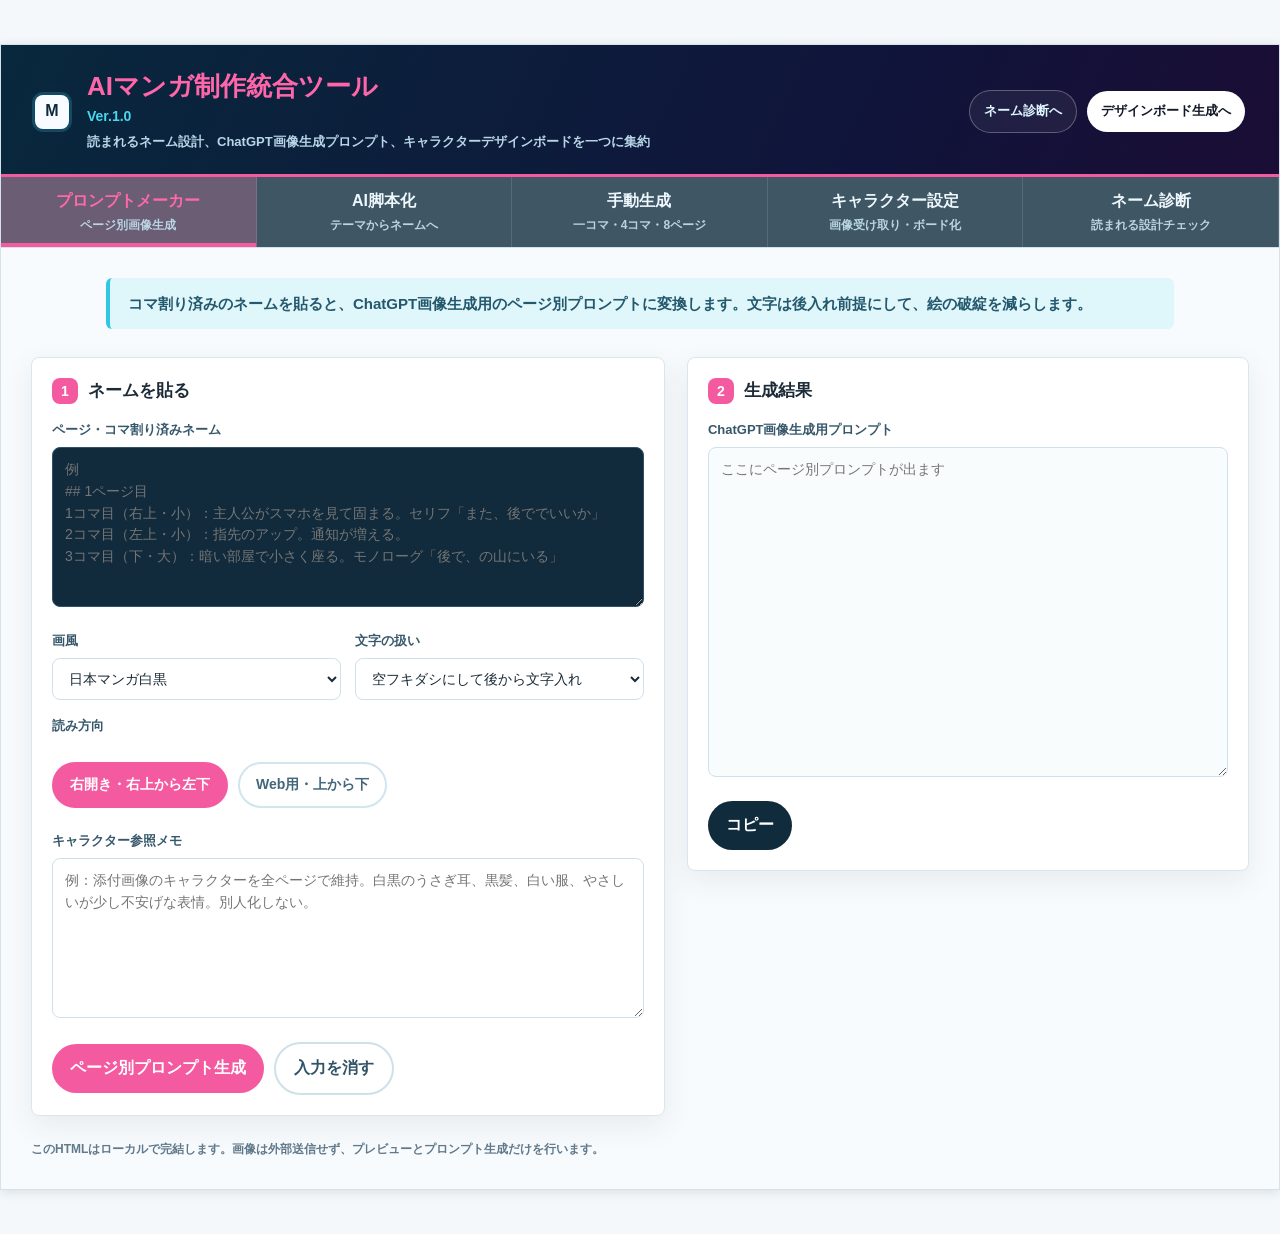
<file: apps/manga-studio-tools/index.html>
<!DOCTYPE html>
<html lang="ja">
<head>
<meta charset="utf-8">
<meta name="viewport" content="width=device-width, initial-scale=1">
<title>AIマンガ制作統合ツール</title>
<style>
  :root{
    --bg:#f4f8fb;
    --panel:#ffffff;
    --ink:#1b2a36;
    --muted:#60798b;
    --line:#d8e7ef;
    --deep:#10283a;
    --deep2:#243f51;
    --cyan:#36c6e2;
    --pink:#f45aa0;
    --pink2:#fff0f7;
    --green:#2fa872;
    --yellow:#f0bd4f;
    --shadow:0 10px 30px rgba(22,49,70,.08);
  }
  *{box-sizing:border-box}
  html{scroll-behavior:smooth}
  body{
    margin:0;
    background:var(--bg);
    color:var(--ink);
    font-family:-apple-system,BlinkMacSystemFont,"Hiragino Sans","Yu Gothic",Meiryo,sans-serif;
    line-height:1.55;
  }
  .app{
    max-width:1440px;
    margin:44px auto;
    background:#f8fbfd;
    border:1px solid #d6e2ea;
    box-shadow:0 2px 10px rgba(20,39,54,.12);
  }
  header{
    background:linear-gradient(115deg,#08283d,#10143a 68%,#1b0d35);
    color:#fff;
    border-bottom:3px solid var(--pink);
    padding:26px 34px 22px;
    display:grid;
    grid-template-columns:1fr auto;
    gap:22px;
    align-items:center;
  }
  .brand{
    display:flex;
    gap:18px;
    align-items:center;
  }
  .bookmark{
    width:34px;
    height:34px;
    border-radius:8px;
    background:#f8fbff;
    color:#0e2a3c;
    display:grid;
    place-items:center;
    font-weight:900;
    box-shadow:0 0 0 3px rgba(54,198,226,.22);
  }
  h1{
    margin:0 0 4px;
    color:#ff66aa;
    font-size:26px;
    line-height:1.2;
    letter-spacing:0;
  }
  .version{
    margin:0;
    color:#48d7ef;
    font-weight:800;
    font-size:14px;
  }
  .subtitle{
    margin:4px 0 0;
    color:#b8d6e7;
    font-size:13px;
    font-weight:700;
  }
  .top-actions{
    display:flex;
    gap:10px;
    align-items:center;
    flex-wrap:wrap;
    justify-content:flex-end;
  }
  .ghostlink,.solidlink{
    border-radius:999px;
    padding:10px 14px;
    font-size:13px;
    font-weight:800;
    text-decoration:none;
    white-space:nowrap;
  }
  .ghostlink{
    color:#dff6ff;
    border:1px solid rgba(255,255,255,.28);
    background:rgba(255,255,255,.06);
  }
  .solidlink{
    color:#111827;
    background:#fff;
  }
  .tabs{
    display:grid;
    grid-template-columns:repeat(5,1fr);
    border-bottom:1px solid #d4e2eb;
    background:#3f5665;
  }
  .tab{
    appearance:none;
    border:0;
    border-right:1px solid rgba(255,255,255,.12);
    background:#3f5665;
    color:#eef7fc;
    min-height:70px;
    padding:12px 10px;
    font:inherit;
    font-weight:900;
    cursor:pointer;
  }
  .tab span{
    display:block;
    font-size:12px;
    color:#b9d4e2;
    font-weight:800;
    margin-top:2px;
  }
  .tab.active{
    background:#6a5d74;
    color:#ff69aa;
    box-shadow:inset 0 -4px 0 var(--pink);
  }
  .content{
    padding:30px;
  }
  .view{display:none}
  .view.active{display:block}
  .notice{
    width:min(1068px,100%);
    margin:0 auto 28px;
    border-left:4px solid #31c7e4;
    background:#dff7fb;
    color:#24586d;
    border-radius:6px;
    padding:14px 18px;
    font-size:15px;
    font-weight:700;
  }
  .grid{
    display:grid;
    grid-template-columns:minmax(0,1.06fr) minmax(380px,.94fr);
    gap:22px;
    align-items:start;
  }
  .wide-grid{
    display:grid;
    grid-template-columns:repeat(12,1fr);
    gap:18px;
    align-items:start;
  }
  .card{
    background:var(--panel);
    border:1px solid var(--line);
    border-radius:8px;
    box-shadow:var(--shadow);
    padding:20px;
  }
  .card.soft{
    box-shadow:none;
    background:#fbfdfe;
  }
  .span-4{grid-column:span 4}
  .span-5{grid-column:span 5}
  .span-6{grid-column:span 6}
  .span-7{grid-column:span 7}
  .span-8{grid-column:span 8}
  .span-12{grid-column:1/-1}
  .section-title{
    display:flex;
    gap:10px;
    align-items:center;
    margin:0 0 14px;
    font-size:17px;
    line-height:1.3;
  }
  .num{
    display:inline-grid;
    place-items:center;
    width:26px;
    height:26px;
    border-radius:8px;
    background:var(--pink);
    color:#fff;
    font-size:14px;
    font-weight:900;
    flex:0 0 auto;
  }
  label{
    display:block;
    font-size:13px;
    color:#37586b;
    font-weight:900;
    margin:16px 0 7px;
  }
  .hint{
    color:var(--muted);
    font-size:12px;
    margin:7px 0 0;
  }
  input[type="text"],input[type="number"],select,textarea{
    width:100%;
    border:1px solid #cfe0e9;
    background:#fff;
    color:var(--ink);
    border-radius:8px;
    padding:11px 12px;
    font:inherit;
    font-size:14px;
    outline:none;
  }
  input[type="text"]:focus,input[type="number"]:focus,select:focus,textarea:focus{
    border-color:#61c7de;
    box-shadow:0 0 0 3px rgba(54,198,226,.18);
  }
  textarea{
    min-height:160px;
    resize:vertical;
  }
  textarea.dark{
    background:#112b3c;
    color:#c8e6f5;
    border-color:#31536a;
  }
  textarea.output{
    min-height:330px;
    background:#f9fcfd;
  }
  .row{
    display:grid;
    grid-template-columns:1fr 1fr;
    gap:14px;
  }
  .chips{
    display:flex;
    flex-wrap:wrap;
    gap:10px;
    margin:10px 0 0;
  }
  .choice{
    position:relative;
  }
  .choice input{
    position:absolute;
    opacity:0;
    inset:0;
    cursor:pointer;
  }
  .choice span{
    display:inline-flex;
    align-items:center;
    gap:7px;
    min-height:42px;
    padding:10px 16px;
    border-radius:999px;
    border:2px solid #d1e5ef;
    background:#fff;
    color:#42667a;
    font-size:14px;
    font-weight:900;
    cursor:pointer;
  }
  .choice input:checked + span{
    color:#fff;
    background:var(--pink);
    border-color:var(--pink);
  }
  .button-row{
    display:flex;
    gap:10px;
    flex-wrap:wrap;
    align-items:center;
    margin-top:16px;
  }
  button.action{
    border:0;
    background:var(--pink);
    color:#fff;
    border-radius:999px;
    padding:12px 18px;
    font:inherit;
    font-weight:900;
    cursor:pointer;
    min-height:44px;
  }
  button.action.secondary{
    color:#315366;
    background:#fff;
    border:2px solid #cfe0e9;
  }
  button.action.dark{
    background:#102b3c;
  }
  .copy-state{
    color:var(--green);
    font-size:12px;
    font-weight:900;
    min-height:18px;
  }
  .stat-row{
    display:grid;
    grid-template-columns:repeat(4,1fr);
    gap:10px;
  }
  .stat{
    border:1px solid #d9e7ef;
    background:#fff;
    border-radius:8px;
    padding:12px;
  }
  .stat b{
    display:block;
    font-size:20px;
    line-height:1.1;
  }
  .stat span{
    color:var(--muted);
    font-size:12px;
    font-weight:800;
  }
  .diagnosis{
    display:grid;
    gap:10px;
    margin-top:14px;
  }
  .diag-item{
    display:grid;
    grid-template-columns:36px 1fr auto;
    gap:10px;
    align-items:center;
    border:1px solid #d9e7ef;
    background:#fff;
    border-radius:8px;
    padding:10px 12px;
  }
  .badge{
    display:grid;
    place-items:center;
    width:28px;
    height:28px;
    border-radius:50%;
    color:#fff;
    font-weight:900;
    background:#9aaeba;
  }
  .diag-item.ok .badge{background:var(--green)}
  .diag-item.warn .badge{background:var(--yellow)}
  .diag-item.bad .badge{background:#e85b76}
  .diag-item strong{
    display:block;
    font-size:14px;
  }
  .diag-item small{
    display:block;
    color:var(--muted);
    font-size:12px;
  }
  .score{
    color:#334e5f;
    font-weight:900;
    font-size:13px;
  }
  .image-uploader{
    border:2px dashed #bfd7e4;
    background:#f7fbfd;
    border-radius:8px;
    min-height:220px;
    display:grid;
    place-items:center;
    text-align:center;
    padding:18px;
    overflow:hidden;
  }
  .image-uploader img{
    max-width:100%;
    max-height:260px;
    object-fit:contain;
    border-radius:8px;
    background:#fff;
    box-shadow:0 8px 20px rgba(20,39,54,.12);
  }
  .image-uploader .empty{
    color:#5c788a;
    font-weight:900;
  }
  input[type="file"]{
    width:100%;
    border:1px solid #cfe0e9;
    border-radius:8px;
    padding:10px;
    background:#fff;
  }
  .design-preview{
    background:#fff;
    border:1px solid #efd9dd;
    border-radius:8px;
    padding:14px;
    display:grid;
    gap:10px;
  }
  .preview-head{
    display:grid;
    grid-template-columns:1fr 110px;
    gap:12px;
    align-items:center;
  }
  .preview-title{
    font-size:28px;
    line-height:1.1;
    font-weight:950;
  }
  .preview-sub{
    font-size:12px;
    color:#111827;
    font-weight:800;
    margin-top:5px;
  }
  .avatar-card{
    aspect-ratio:1;
    border-radius:8px;
    background:linear-gradient(135deg,#fff,#fdeff5);
    border:1px solid #f3d2dc;
    display:grid;
    place-items:center;
    overflow:hidden;
  }
  .avatar-card img{
    width:100%;
    height:100%;
    object-fit:cover;
  }
  .avatar-mark{
    width:72px;
    height:72px;
    border-radius:50%;
    border:5px solid #111;
    position:relative;
  }
  .avatar-mark:before,.avatar-mark:after{
    content:"";
    position:absolute;
    top:-30px;
    width:17px;
    height:50px;
    border:4px solid #111;
    background:#fff;
    border-radius:999px;
  }
  .avatar-mark:before{left:12px;transform:rotate(-18deg)}
  .avatar-mark:after{right:12px;transform:rotate(18deg)}
  .preview-tags{
    display:flex;
    flex-wrap:wrap;
    gap:8px;
  }
  .preview-tags span{
    border:1px solid #f2b7c9;
    border-radius:999px;
    padding:5px 12px;
    font-size:12px;
    font-weight:900;
    background:#fff;
  }
  .mini-board{
    display:grid;
    grid-template-columns:repeat(12,1fr);
    gap:8px;
  }
  .mini-box{
    border:1px solid #f0dce1;
    border-radius:8px;
    background:#fffafc;
    min-height:74px;
    padding:8px;
    font-size:10px;
    font-weight:900;
  }
  .mini-box:nth-child(1){grid-column:span 4}
  .mini-box:nth-child(2){grid-column:span 4}
  .mini-box:nth-child(3){grid-column:span 4}
  .mini-box:nth-child(4){grid-column:span 6}
  .mini-box:nth-child(5){grid-column:span 6}
  .swatches{
    display:grid;
    grid-template-columns:repeat(5,1fr);
    gap:8px;
    margin-top:8px;
  }
  .swatch{
    height:34px;
    border-radius:5px;
    border:1px solid #e4d7da;
  }
  .flow{
    display:grid;
    grid-template-columns:repeat(4,1fr);
    gap:10px;
  }
  .flow-step{
    border:1px solid #dbe9f0;
    border-radius:8px;
    background:#fff;
    padding:12px;
    min-height:102px;
  }
  .flow-step b{
    display:block;
    margin-bottom:8px;
  }
  .flow-step p{
    margin:0;
    color:var(--muted);
    font-size:12px;
    font-weight:700;
  }
  .library{
    display:grid;
    grid-template-columns:repeat(auto-fit,minmax(250px,1fr));
    gap:14px;
  }
  .template-card{
    border:1px solid #d9e7ef;
    border-radius:8px;
    background:#fff;
    padding:14px;
  }
  .template-card h3{
    margin:0 0 6px;
    font-size:15px;
  }
  .template-card p{
    margin:0 0 12px;
    color:var(--muted);
    font-size:12px;
    font-weight:700;
  }
  .template-card button{
    width:100%;
    border:0;
    border-radius:8px;
    background:#102b3c;
    color:#fff;
    padding:10px;
    font:inherit;
    font-size:13px;
    font-weight:900;
    cursor:pointer;
  }
  .footer-note{
    margin:24px 0 0;
    color:var(--muted);
    font-size:12px;
    font-weight:700;
  }
  @media(max-width:1000px){
    .app{margin:0;border:0}
    header{grid-template-columns:1fr;padding:20px}
    .top-actions{justify-content:flex-start}
    .tabs{grid-template-columns:1fr 1fr}
    .tab:last-child{grid-column:1/-1}
    .content{padding:20px}
    .grid,.row{grid-template-columns:1fr}
    .wide-grid{grid-template-columns:1fr}
    .span-4,.span-5,.span-6,.span-7,.span-8,.span-12{grid-column:1}
    .stat-row,.flow{grid-template-columns:1fr 1fr}
  }
  @media(max-width:560px){
    .brand{align-items:flex-start}
    h1{font-size:22px}
    .tab{min-height:60px;font-size:14px}
    .stat-row,.flow{grid-template-columns:1fr}
    .preview-head{grid-template-columns:1fr}
    .mini-box:nth-child(n){grid-column:1/-1}
  }
</style>
</head>
<body>
<div class="app">
  <header>
    <div class="brand">
      <div class="bookmark">M</div>
      <div>
        <h1>AIマンガ制作統合ツール</h1>
        <p class="version">Ver.1.0</p>
        <p class="subtitle">読まれるネーム設計、ChatGPT画像生成プロンプト、キャラクターデザインボードを一つに集約</p>
      </div>
    </div>
    <div class="top-actions">
      <a class="ghostlink" href="#diagnosis-view" data-jump="diagnosis">ネーム診断へ</a>
      <a class="solidlink" href="#character-view" data-jump="character">デザインボード生成へ</a>
    </div>
  </header>

  <nav class="tabs" aria-label="制作メニュー">
    <button class="tab active" data-view="prompt">プロンプトメーカー<span>ページ別画像生成</span></button>
    <button class="tab" data-view="script">AI脚本化<span>テーマからネームへ</span></button>
    <button class="tab" data-view="manual">手動生成<span>一コマ・4コマ・8ページ</span></button>
    <button class="tab" data-view="character">キャラクター設定<span>画像受け取り・ボード化</span></button>
    <button class="tab" data-view="diagnosis">ネーム診断<span>読まれる設計チェック</span></button>
  </nav>

  <main class="content">
    <section class="view active" id="prompt-view">
      <div class="notice">コマ割り済みのネームを貼ると、ChatGPT画像生成用のページ別プロンプトに変換します。文字は後入れ前提にして、絵の破綻を減らします。</div>
      <div class="grid">
        <div class="card">
          <h2 class="section-title"><span class="num">1</span>ネームを貼る</h2>
          <label for="pageNeme">ページ・コマ割り済みネーム</label>
          <textarea id="pageNeme" class="dark" placeholder="例&#10;## 1ページ目&#10;1コマ目（右上・小）：主人公がスマホを見て固まる。セリフ「また、後ででいいか」&#10;2コマ目（左上・小）：指先のアップ。通知が増える。&#10;3コマ目（下・大）：暗い部屋で小さく座る。モノローグ「後で、の山にいる」"></textarea>

          <div class="row">
            <div>
              <label for="artStyle">画風</label>
              <select id="artStyle">
                <option value="mono">日本マンガ白黒</option>
                <option value="pop">ポップなカラー漫画</option>
                <option value="soft">淡い水彩・手描き風</option>
                <option value="poster">広告漫画・強い視線誘導</option>
              </select>
            </div>
            <div>
              <label for="letteringMode">文字の扱い</label>
              <select id="letteringMode">
                <option value="blank">空フキダシにして後から文字入れ</option>
                <option value="short">短い日本語だけ画像内に入れる</option>
              </select>
            </div>
          </div>

          <label>読み方向</label>
          <div class="chips">
            <label class="choice"><input type="radio" name="reading" value="right" checked><span>右開き・右上から左下</span></label>
            <label class="choice"><input type="radio" name="reading" value="web"><span>Web用・上から下</span></label>
          </div>

          <label for="pageCharacter">キャラクター参照メモ</label>
          <textarea id="pageCharacter" placeholder="例：添付画像のキャラクターを全ページで維持。白黒のうさぎ耳、黒髪、白い服、やさしいが少し不安げな表情。別人化しない。"></textarea>

          <div class="button-row">
            <button class="action" id="buildPagePrompts">ページ別プロンプト生成</button>
            <button class="action secondary" data-clear="page">入力を消す</button>
          </div>
        </div>

        <div class="card">
          <h2 class="section-title"><span class="num">2</span>生成結果</h2>
          <label for="pagePromptOut">ChatGPT画像生成用プロンプト</label>
          <textarea id="pagePromptOut" class="output" readonly placeholder="ここにページ別プロンプトが出ます"></textarea>
          <div class="button-row">
            <button class="action dark" data-copy="pagePromptOut" data-state="pageCopyState">コピー</button>
            <span class="copy-state" id="pageCopyState"></span>
          </div>
        </div>
      </div>
    </section>

    <section class="view" id="script-view">
      <div class="notice">テーマや伝えたいことを、読者が自然に最後まで読むネーム設計へ変換するための依頼文を作ります。</div>
      <div class="grid">
        <div class="card">
          <h2 class="section-title"><span class="num">1</span>脚本化の材料</h2>
          <label for="themeInput">テーマ・伝えたいこと</label>
          <textarea id="themeInput" placeholder="例：スキマ時間を無駄にしてしまう人が、完璧な準備より小さな実行を選ぶ話"></textarea>

          <div class="row">
            <div>
              <label for="scriptLength">長さ</label>
              <select id="scriptLength">
                <option value="one">一コママンガ</option>
                <option value="four">4コママンガ</option>
                <option value="eight">8ページマンガ</option>
              </select>
            </div>
            <div>
              <label for="toneSelect">トーン</label>
              <select id="toneSelect">
                <option value="human">人間讃歌・余白あり</option>
                <option value="comedy">軽いギャグ・親しみ</option>
                <option value="business">ビジネス気づき系</option>
                <option value="dark">静かなダークリアル</option>
              </select>
            </div>
          </div>

          <label for="readerPain">読者の痛み・最初の共感</label>
          <input id="readerPain" type="text" placeholder="例：やろうと思うのに、また後回しにしてしまう">

          <label for="lastQuestion">最後に残したい問い</label>
          <input id="lastQuestion" type="text" placeholder="例：完璧になるまで待つより、今ひとつ動いた方がよくない？">

          <div class="button-row">
            <button class="action" id="buildScriptPrompt">脚本化プロンプト生成</button>
            <button class="action secondary" data-clear="script">入力を消す</button>
          </div>
        </div>
        <div class="card">
          <h2 class="section-title"><span class="num">2</span>ChatGPTに渡す依頼文</h2>
          <label for="scriptPromptOut">ネーム作成用プロンプト</label>
          <textarea id="scriptPromptOut" class="output" readonly></textarea>
          <div class="button-row">
            <button class="action dark" data-copy="scriptPromptOut" data-state="scriptCopyState">コピー</button>
            <span class="copy-state" id="scriptCopyState"></span>
          </div>
        </div>
      </div>
    </section>

    <section class="view" id="manual-view">
      <div class="notice">最初からAIに丸投げせず、型を選んで手動で調整しながら、使える制作指示を作ります。一コママンガもここで作れます。</div>
      <div class="wide-grid">
        <div class="card span-5">
          <h2 class="section-title"><span class="num">1</span>型を選ぶ</h2>
          <label>出力タイプ</label>
          <div class="chips">
            <label class="choice"><input type="radio" name="manualType" value="one" checked><span>一コママンガ</span></label>
            <label class="choice"><input type="radio" name="manualType" value="four"><span>4コママンガ</span></label>
            <label class="choice"><input type="radio" name="manualType" value="eight"><span>8ページマンガ</span></label>
            <label class="choice"><input type="radio" name="manualType" value="pages"><span>ページ別プロンプト</span></label>
          </div>

          <label for="manualHook">最初に読者を止める一言</label>
          <input id="manualHook" type="text" placeholder="例：それ、やる気不足じゃない">

          <label for="manualMessage">伝えたい結論</label>
          <textarea id="manualMessage" placeholder="例：人は大きな決意ではなく、今できる小さな一歩で変わり始める。"></textarea>

          <label for="manualCast">登場キャラ・関係性</label>
          <textarea id="manualCast" placeholder="例：だーや：迷って止まる人。やーだ：ゆるく本質を刺す相棒。"></textarea>

          <div class="button-row">
            <button class="action" id="buildManual">手動生成テンプレート作成</button>
          </div>
        </div>
        <div class="card span-7">
          <h2 class="section-title"><span class="num">2</span>調整用テンプレート</h2>
          <label for="manualOut">出力</label>
          <textarea id="manualOut" class="output" readonly></textarea>
          <div class="button-row">
            <button class="action dark" data-copy="manualOut" data-state="manualCopyState">コピー</button>
            <span class="copy-state" id="manualCopyState"></span>
          </div>
        </div>
        <div class="card span-12 soft">
          <h2 class="section-title"><span class="num">3</span>制作の流れ</h2>
          <div class="flow">
            <div class="flow-step"><b>問いを置く</b><p>説明から入らず、読者の中に小さな疑問を作る。</p></div>
            <div class="flow-step"><b>感情を動かす</b><p>情報ではなく、表情・手元・沈黙で変化を見せる。</p></div>
            <div class="flow-step"><b>決めゴマを作る</b><p>1ページに1つ、スクロールを止める大きな画を置く。</p></div>
            <div class="flow-step"><b>問いで閉じる</b><p>結論を押し付けず、読者が自分で選べる余白を残す。</p></div>
          </div>
        </div>
      </div>
    </section>

    <section class="view" id="character-view">
      <div class="notice">ユーザー画像を受け取り、キャラ設定と親レシピ用デザインシステムボード生成プロンプトに変換します。画像そのものはChatGPTへ一緒に添付してください。</div>
      <div class="wide-grid">
        <div class="card span-5">
          <h2 class="section-title"><span class="num">1</span>画像とキャラ情報</h2>
          <label for="charImage">キャラクター画像</label>
          <input id="charImage" type="file" accept="image/*">
          <p class="hint">この画面ではプレビューだけ行います。実際の画像生成時は、同じ画像をChatGPTに添付します。</p>
          <div class="image-uploader" id="imagePreview"><div class="empty">画像を選ぶとここに表示されます</div></div>

          <div class="row">
            <div>
              <label for="charName">キャラ名</label>
              <input id="charName" type="text" placeholder="例：DAOちゃん">
            </div>
            <div>
              <label for="boardUse">用途</label>
              <select id="boardUse">
                <option value="mass">量産向け</option>
                <option value="brand">ブランド運用</option>
                <option value="manga">マンガ制作</option>
                <option value="teaching">教材・講座</option>
              </select>
            </div>
          </div>

          <label for="charLook">見た目・固定したい特徴</label>
          <textarea id="charLook" placeholder="例：白黒の長い髪、うさぎ耳、白い服、丸い目、やさしい表情。耳と髪のシルエットを必ず残す。"></textarea>

          <label for="charVoice">口調・性格</label>
          <textarea id="charVoice" placeholder="例：やさしい、少し照れ屋、短い言葉で本質を言う。説明しすぎない。"></textarea>

          <label for="charCore">弱点・欲望・物語上の役割</label>
          <textarea id="charCore" placeholder="例：弱点は自信がなく考え込みすぎること。欲望は、誰かの役に立つ形で自分を表現したいこと。"></textarea>
        </div>

        <div class="card span-7">
          <h2 class="section-title"><span class="num">2</span>デザインボード生成</h2>
          <div class="design-preview" aria-label="デザインボードのプレビュー">
            <div class="preview-head">
              <div>
                <div class="preview-title" id="previewName">キャラ名</div>
                <div class="preview-sub">親レシピ用 デザインシステムボード</div>
              </div>
              <div class="avatar-card" id="boardAvatar"><div class="avatar-mark"></div></div>
            </div>
            <div class="preview-tags">
              <span>量産向け</span><span>キャラ運用</span><span>図解</span><span>漫画</span><span>スライド</span>
            </div>
            <div class="mini-board">
              <div class="mini-box">1 コンセプト</div>
              <div class="mini-box">2 見出しルール</div>
              <div class="mini-box">3 カラーパレット<div class="swatches"><div class="swatch" style="background:#111"></div><div class="swatch" style="background:#ebe2dc"></div><div class="swatch" style="background:#f7bfd1"></div><div class="swatch" style="background:#d9dde5"></div><div class="swatch" style="background:#fff"></div></div></div>
              <div class="mini-box">4 展開サンプル</div>
              <div class="mini-box">5 差し替え項目</div>
            </div>
          </div>

          <label for="boardExtra">ボードに入れたい項目・世界観</label>
          <textarea id="boardExtra" placeholder="例：note見出し、Brainサムネ、講座スライド、漫画、キャラクターシート、グッズ展開。淡いピンク、白、黒、清潔感、保存したくなる実用感。"></textarea>

          <div class="button-row">
            <button class="action" id="buildBoardPrompt">デザインボードプロンプト生成</button>
            <button class="action secondary" id="buildCharacterPrompt">キャラ固定プロンプト生成</button>
          </div>

          <label for="boardPromptOut">生成プロンプト</label>
          <textarea id="boardPromptOut" class="output" readonly></textarea>
          <div class="button-row">
            <button class="action dark" data-copy="boardPromptOut" data-state="boardCopyState">コピー</button>
            <span class="copy-state" id="boardCopyState"></span>
          </div>
        </div>
      </div>
    </section>

    <section class="view" id="diagnosis-view">
      <div class="notice">ネームを貼ると、最後まで読まれるための最低条件をチェックします。点数より「どこを直せば強くなるか」を見るための診断です。</div>
      <div class="grid">
        <div class="card">
          <h2 class="section-title"><span class="num">1</span>ネーム診断</h2>
          <label for="diagNeme">診断したいネーム</label>
          <textarea id="diagNeme" class="dark" placeholder="ネーム全文を貼り付け"></textarea>
          <div class="button-row">
            <button class="action" id="runDiagnosis">診断する</button>
            <button class="action secondary" data-clear="diagnosis">入力を消す</button>
          </div>
          <div class="stat-row" id="diagStats">
            <div class="stat"><b>0</b><span>文字数</span></div>
            <div class="stat"><b>0</b><span>ページ数</span></div>
            <div class="stat"><b>0</b><span>コマ数</span></div>
            <div class="stat"><b>0</b><span>診断点</span></div>
          </div>
        </div>
        <div class="card">
          <h2 class="section-title"><span class="num">2</span>チェック結果</h2>
          <div class="diagnosis" id="diagResult"></div>
          <label for="rewriteOut">改善指示プロンプト</label>
          <textarea id="rewriteOut" class="output" readonly></textarea>
          <div class="button-row">
            <button class="action dark" data-copy="rewriteOut" data-state="diagCopyState">コピー</button>
            <span class="copy-state" id="diagCopyState"></span>
          </div>
        </div>
      </div>
    </section>

    <p class="footer-note">このHTMLはローカルで完結します。画像は外部送信せず、プレビューとプロンプト生成だけを行います。</p>
  </main>
</div>

<script>
const $ = (id) => document.getElementById(id);
const tabs = document.querySelectorAll('.tab');
const views = document.querySelectorAll('.view');

function activeView(name){
  tabs.forEach(tab => tab.classList.toggle('active', tab.dataset.view === name));
  views.forEach(view => view.classList.toggle('active', view.id === name + '-view'));
}

tabs.forEach(tab => {
  tab.addEventListener('click', () => activeView(tab.dataset.view));
});
document.querySelectorAll('[data-jump]').forEach(link => {
  link.addEventListener('click', event => {
    event.preventDefault();
    const target = link.dataset.jump;
    activeView(target);
    window.scrollTo({top:0, behavior:'smooth'});
  });
});

function checked(name){
  const el = document.querySelector(`input[name="${name}"]:checked`);
  return el ? el.value : '';
}
function words(text){ return String(text || '').trim(); }
function countMatches(text, pattern){
  const match = String(text || '').match(pattern);
  return match ? match.length : 0;
}
function splitPages(text){
  const raw = words(text);
  if(!raw) return [];
  const normalized = raw.replace(/\r\n/g, '\n');
  const chunks = normalized.split(/(?=^#{1,3}\s*\d+\s*ページ|^\d+\s*ページ目|^Page\s*\d+)/gmi)
    .map(s => s.trim()).filter(Boolean);
  if(chunks.length > 1) return chunks;
  return [normalized];
}
function selectedLabel(selectId){
  const el = $(selectId);
  return el.options[el.selectedIndex]?.textContent || '';
}
function styleInstruction(style){
  const map = {
    mono:'日本の白黒マンガ。黒ベタ、スクリーントーン、整理された線、強い明暗。色は使わない。',
    pop:'ポップなカラー漫画。表情を大きく、色は感情の温度として使う。説明図ではなく、感情で読ませる。',
    soft:'淡い水彩と手描き線。余白、紙の質感、やわらかい光。大人っぽく静かな温度感。',
    poster:'広告漫画のような強い視線誘導。大きな顔、手元、斜め構図、読み止める大ゴマを優先。'
  };
  return map[style] || map.mono;
}
function readingInstruction(mode){
  if(mode === 'web') return 'Web表示向けに上から下へ読める構成。ただしコマ内の視線は右上から左下へ自然に流す。';
  return '日本の漫画形式。右開き、右上から左上、右下から左下へ流れるZ字視線誘導を守る。';
}

function buildPagePrompts(){
  const neme = words($('pageNeme').value);
  const pages = splitPages(neme);
  const style = $('artStyle').value;
  const lettering = $('letteringMode').value;
  const charMemo = words($('pageCharacter').value) || '添付したキャラクター画像の見た目、髪型、服装、配色、シルエット、表情の傾向を全ページで維持する。別人化しない。';
  if(!neme){
    $('pagePromptOut').value = 'ネームを貼ってから生成してください。';
    return;
  }
  const textRule = lettering === 'blank'
    ? '画像内の日本語テキストは正確性が崩れやすいため、セリフとモノローグは入れない。空のフキダシ、空のモノローグ枠、文字を後入れできる余白だけを作る。'
    : '日本語は短い一言だけに絞る。長文、細かいUI文字、正確な数値は入れない。読みやすい縦書きにする。';

  const output = pages.map((page, index) => {
    return `# Page ${String(index + 1).padStart(2,'0')} ChatGPT画像生成用プロンプト

## 目的
このページを、読者が自然に次へ進みたくなる日本マンガの1ページとして生成する。
情報説明より、キャラクターの感情ピークと視線誘導を優先する。

## キャラクター参照
${charMemo}

## 画風
${styleInstruction(style)}

## 読み方向・コマ設計
${readingInstruction(checked('reading'))}
均一なグリッドにしない。ページ内に必ず1つ、スクロールを止める決めゴマを作る。
大ゴマは、顔の寄り、手元の極アップ、背中の引き、画面越しの発光、沈黙の余白のどれかで感情を伝える。

## 文字の扱い
${textRule}

## 生成するネーム
${page}

## 仕上げチェック
- 1ページで感情が伝わる
- キャラクターが参照画像と別人になっていない
- 右上から左下への視線誘導がある
- 説明文字に頼りすぎていない
- 空フキダシや余白が後入れ文字の邪魔をしない`;
  }).join('\n\n---\n\n');
  $('pagePromptOut').value = output;
}

function buildScriptPrompt(){
  const theme = words($('themeInput').value) || 'ここにマンガ化したいテーマを入れる';
  const length = selectedLabel('scriptLength');
  const tone = selectedLabel('toneSelect');
  const pain = words($('readerPain').value) || '読者が最初に共感できる痛みを、こちらで自然に設計する';
  const question = words($('lastQuestion').value) || '結論を断定せず、読者が自分で選べる問いを残す';
  $('scriptPromptOut').value = `あなたは日本マンガの構成作家・編集者です。
次のテーマから、読者が自然に最後まで読める「${length}」のネームを作ってください。

## テーマ
${theme}

## トーン
${tone}

## 読者の最初の痛み
${pain}

## 最後に残したい問い
${question}

## 必ず守る設計
1. 最初に世界観説明をしない。読者の中に問いを作る。
2. 主人公の感情の核を先に決める。傷、本音、恐れ、欲望を明確にする。
3. セリフは短くする。説明は絵、手元、沈黙、余白で見せる。
4. 1ページまたは1作品につき、読者が止まる決めゴマを作る。
5. 日本マンガの読み順を守る。右上から左下への視線誘導を、フキダシと構図で設計する。
6. クライマックスでは、感情が論理を上回る瞬間を作る。
7. 最後は断定ではなく、読者に選択の余白が残る問いで閉じる。

## 出力形式
最初に以下を短く出してください。
- カタルシス：読者の予定調和をどう壊すか
- パラダイムシフト：読後に何が反転して見えるか
- 主人公の感情の核：傷、本音、欲望、最後の小さな一歩

その後、ページまたはコマごとに以下の形式で出してください。
- コマ位置とサイズ
- カメラ位置
- 描写
- セリフまたはモノローグ
- 視線誘導の意図

説明っぽいナレーションを避け、主観的な独白と絵の演出で読ませてください。`;
}

function buildManual(){
  const type = checked('manualType');
  const hook = words($('manualHook').value) || 'それ、やる気不足じゃない';
  const message = words($('manualMessage').value) || '伝えたい結論をここに入れる';
  const cast = words($('manualCast').value) || '登場キャラと関係性をここに入れる';
  const common = `## 共通ルール
- 説明から入らず、最初に読者を止める問いを置く
- セリフは短く、絵と間で読ませる
- 日本マンガの右上から左下への視線誘導を守る
- 結論を押し付けず、最後に選択の余白を残す
- 画像生成時は、文字入れを後工程に分けられるよう空フキダシも指定する`;

  const variants = {
    one:`# 一コママンガ 手動生成テンプレート

## 読者を止める一言
${hook}

## 伝えたい結論
${message}

## 登場キャラ
${cast}

## 画面設計
一枚絵として成立させる。複数コマにしない。
主役の表情、手元、シルエット、余白、吹き出しのどれかを一番強く見せる。
一言コピーは大きく。ただし文字破綻を避けたい場合は空白フキダシで後入れ。

## 構成
1. 視線が最初に止まる主役の顔または手元
2. 伝えたいテーマを象徴する小物
3. 大きな余白または吹き出し
4. 読後に残る短い問い

${common}`,
    four:`# 4コママンガ 手動生成テンプレート

## フック
${hook}

## 伝えたい結論
${message}

## 登場キャラ
${cast}

## コマ構成
1コマ目（右上）：読者の痛みをそのまま置く。説明しない。
2コマ目（左上）：小さな違和感、反論、ズレを出す。
3コマ目（右下）：感情が動く。表情か手元を大きく見せる。
4コマ目（左下・決め）：結論を断定せず、短い問いで閉じる。

${common}`,
    eight:`# 8ページマンガ 手動生成テンプレート

## フック
${hook}

## 伝えたい結論
${message}

## 登場キャラ
${cast}

## ページ構成
1ページ目：Low。読者の痛みと主人公の停滞を見せる。
2ページ目：問い。なぜ止まってしまうのかを、状況ではなく感情で出す。
3ページ目：衝突。主人公の理屈と、相手の一言がぶつかる。
4ページ目：分解。手元、目線、通知、小物で時間をゆっくり見せる。
5ページ目：メクリ。黒、白、空白などで内面の底を作る。
6ページ目：反転。小さな行動が生まれる。
7ページ目：決めゴマ。主人公が一歩だけ動く。
8ページ目：余韻。答えではなく問いを残す。

${common}`,
    pages:`# ページ別プロンプト生成 手動テンプレート

## フック
${hook}

## 伝えたい結論
${message}

## 登場キャラ
${cast}

## 使い方
下のページ設計を1ページずつ画像生成プロンプトに変換する。
各ページで、決めゴマ、感情ピーク、空フキダシ、視線誘導を必ず指定する。

## ページ設計
Page 1：
Page 2：
Page 3：
Page 4：

${common}`
  };
  $('manualOut').value = variants[type] || variants.one;
}

function updatePreviewName(){
  $('previewName').textContent = words($('charName').value) || 'キャラ名';
}
$('charName').addEventListener('input', updatePreviewName);

$('charImage').addEventListener('change', event => {
  const file = event.target.files && event.target.files[0];
  if(!file) return;
  const url = URL.createObjectURL(file);
  $('imagePreview').innerHTML = `<img src="${url}" alt="選択したキャラクター画像のプレビュー">`;
  $('boardAvatar').innerHTML = `<img src="${url}" alt="デザインボード用プレビュー">`;
});

function buildBoardPrompt(){
  const name = words($('charName').value) || 'このキャラクター';
  const look = words($('charLook').value) || '添付画像から読み取れる見た目、髪型、服装、配色、シルエットを忠実に維持する';
  const voice = words($('charVoice').value) || 'やさしく、親しみやすく、説明しすぎない';
  const core = words($('charCore').value) || '弱点、欲望、物語上の役割を、添付画像の雰囲気から自然に整理する';
  const extra = words($('boardExtra').value) || 'note見出し、サムネ、図解、漫画、スライド、キャラクターシートに展開できる要素';
  const use = selectedLabel('boardUse');
  $('boardPromptOut').value = `添付したキャラクター画像をもとに、「${name}」の親レシピ用デザインシステムボードを1枚の横長画像として生成してください。

## 目的
この1枚を見れば、同じ世界観で制作物を量産できるようにする。
世界観、配色、文字、構図、差し替え項目、使い回しパーツが分かる実用的なデザインボードにする。

## 用途
${use}

## キャラクター固定ルール
${look}
別人化しない。髪型、服装、配色、顔立ち、年齢感、体型、特徴的な小物を大きく変えない。
実在キャラクターや既存IPに似せない。オリジナルキャラクターとして扱う。

## 口調・世界観
${voice}

## 弱点・欲望・役割
${core}

## ボードに入れる項目
1. コンセプト・役割
2. タイポグラフィ・見出しルール
3. 配色・カラーパレット。メイン、ベース、アクセント、サブ、ハイライトを分ける
4. トンマナ・世界観キーワード
5. レイアウト基本パターン。左揃え、中央集中、分割整理、情報量多めカード型
6. 展開サンプル。${extra}
7. パーツ例。吹き出し、バッジ、見出し線、矢印、チェック、アイコン、背景パターン、表情差分
8. プロンプト差し替え項目。固定する要素と差し替える要素を分ける
9. 運用メモ。初心者にやさしい、実践で使いやすい、保存して再利用しやすい

## 画面設計
添付例のような、白背景ベースの整理されたデザインボード。
横長。情報量は多いが、余白を確保し、カードごとに見やすく分ける。
見出しは太く、短く、読みやすく。小さすぎる文字は禁止。
キャラクターは右上または各サンプルカード内に配置し、同じキャラに見えるよう統一する。
淡いアクセントカラーを使い、清潔感と保存したくなる実用感を出す。

## 禁止
文字を詰め込みすぎない。
キャラクターを別人にしない。
背景を派手にしすぎない。
情報の階層が分からないレイアウトにしない。
英語だけのボードにしない。主要な見出しと説明は日本語。`;
}

function buildCharacterPrompt(){
  const name = words($('charName').value) || 'このキャラクター';
  const look = words($('charLook').value) || '添付画像の見た目を忠実に維持する';
  const voice = words($('charVoice').value) || '短く自然な口調';
  const core = words($('charCore').value) || '弱点、欲望、役割を自然に設計する';
  $('boardPromptOut').value = `今後のマンガ制作で「${name}」を固定して使うためのキャラクター設定を作ってください。

## 入力
添付したキャラクター画像を最優先の参照元にする。

## 固定する見た目
${look}

## 口調・性格
${voice}

## 弱点・欲望・役割
${core}

## 出力してほしい項目
- シルエットの特徴
- 顔、髪、服、小物、配色
- 表情差分
- ポーズ差分
- 口調サンプル
- やらないこと、言わないこと
- 画像生成時の参照ルール
- 別人化を防ぐネガティブ指定
- マンガ内での役割

## 注意
添付画像と違うキャラクターにしない。
特徴を盛りすぎず、量産時に守れる固定ルールにまとめる。
実在IPや既存キャラクターに似せない。`;
}

function runDiagnosis(){
  const text = words($('diagNeme').value);
  const pages = countMatches(text, /(^|\n)\s*(#{1,3}\s*)?\d+\s*ページ|Page\s*\d+/gi);
  const panels = countMatches(text, /\d+\s*コマ|Panel\s*\d+/gi);
  const chars = text.length;
  const checks = [
    {
      name:'感情の核',
      ok:/傷|本音|欲望|怖|不安|迷|悔|嬉|痛|願|恐/.test(text),
      advice:'主人公の傷、本音、恐れ、欲望を1行で足すと、読者が入りやすくなります。'
    },
    {
      name:'最初の問い',
      ok:/\?|？|なぜ|なんで|どうして|本当に|じゃない/.test(text.slice(0, Math.min(400, text.length))),
      advice:'冒頭に説明ではなく、読者が気になる問いを置いてください。'
    },
    {
      name:'短いセリフ',
      ok:!/[「『][^」』]{38,}[」』]/.test(text),
      advice:'長いセリフを分解し、表情・手元・沈黙のコマに置き換えてください。'
    },
    {
      name:'メクリ・余白',
      ok:/メクリ|余白|沈黙|無言|黒|白|間|大ゴマ/.test(text),
      advice:'ページの切り替わりに、沈黙や大ゴマを使った感情の段差を作ってください。'
    },
    {
      name:'視線誘導',
      ok:/右上|左上|右下|左下|Z字|視線|読み順/.test(text),
      advice:'各ページに右上から左下へ流すための位置指定を入れてください。'
    },
    {
      name:'決めゴマ',
      ok:/決めゴマ|大ゴマ|アップ|極アップ|背中|手元|表情/.test(text),
      advice:'1ページに1つ、読者が止まる大きな画を指定してください。'
    },
    {
      name:'問いで閉じる',
      ok:/\?|？|よくない|かもしれない|選ぶ|どうする/.test(text.slice(Math.max(0, text.length - 500))),
      advice:'最後は断定より、読者が自分で選ぶ余白のある問いにすると残ります。'
    }
  ];
  const score = checks.filter(c => c.ok).length;
  $('diagStats').innerHTML = `
    <div class="stat"><b>${chars}</b><span>文字数</span></div>
    <div class="stat"><b>${pages || 1}</b><span>ページ数</span></div>
    <div class="stat"><b>${panels}</b><span>コマ数</span></div>
    <div class="stat"><b>${score}/${checks.length}</b><span>診断点</span></div>`;
  $('diagResult').innerHTML = checks.map((c, i) => {
    const state = c.ok ? 'ok' : (i < 2 ? 'bad' : 'warn');
    const mark = c.ok ? 'OK' : '!';
    return `<div class="diag-item ${state}">
      <span class="badge">${mark}</span>
      <div><strong>${c.name}</strong><small>${c.ok ? '入っています。' : c.advice}</small></div>
      <span class="score">${c.ok ? '達成' : '要修正'}</span>
    </div>`;
  }).join('');
  const issues = checks.filter(c => !c.ok).map(c => `- ${c.name}：${c.advice}`).join('\n') || '- 大きな不足はありません。さらにセリフを削り、絵で見せる余白を磨いてください。';
  $('rewriteOut').value = `次のネームを、読者が自然に最後まで読みたくなる形に改善してください。

## 改善したい点
${issues}

## 改善ルール
- 冒頭は説明ではなく問いから始める
- 主人公の感情の核を明確にする
- 長いセリフを削り、表情、手元、沈黙、余白に置き換える
- 右上から左下への視線誘導を各ページに入れる
- 1ページに1つ決めゴマを作る
- 結論を押し付けず、最後に選択の余白を残す

## 元ネーム
${text || 'ここに元ネームを貼る'}`;
}

async function copyText(textareaId, stateId){
  const text = $(textareaId).value;
  if(!text) return;
  try{
    await navigator.clipboard.writeText(text);
  }catch(_){
    const area = $(textareaId);
    area.removeAttribute('readonly');
    area.select();
    document.execCommand('copy');
    area.setAttribute('readonly','');
  }
  const state = $(stateId);
  state.textContent = 'コピーしました';
  setTimeout(() => state.textContent = '', 1600);
}

document.querySelectorAll('[data-copy]').forEach(button => {
  button.addEventListener('click', () => copyText(button.dataset.copy, button.dataset.state));
});

document.querySelectorAll('[data-clear]').forEach(button => {
  button.addEventListener('click', () => {
    const target = button.dataset.clear;
    if(target === 'page'){
      $('pageNeme').value = '';
      $('pageCharacter').value = '';
      $('pagePromptOut').value = '';
    }
    if(target === 'script'){
      ['themeInput','readerPain','lastQuestion','scriptPromptOut'].forEach(id => $(id).value = '');
    }
    if(target === 'diagnosis'){
      $('diagNeme').value = '';
      $('diagResult').innerHTML = '';
      $('rewriteOut').value = '';
      $('diagStats').innerHTML = '<div class="stat"><b>0</b><span>文字数</span></div><div class="stat"><b>0</b><span>ページ数</span></div><div class="stat"><b>0</b><span>コマ数</span></div><div class="stat"><b>0</b><span>診断点</span></div>';
    }
  });
});

$('buildPagePrompts').addEventListener('click', buildPagePrompts);
$('buildScriptPrompt').addEventListener('click', buildScriptPrompt);
$('buildManual').addEventListener('click', buildManual);
$('buildBoardPrompt').addEventListener('click', buildBoardPrompt);
$('buildCharacterPrompt').addEventListener('click', buildCharacterPrompt);
$('runDiagnosis').addEventListener('click', runDiagnosis);

buildScriptPrompt();
buildManual();
buildBoardPrompt();
</script>
</body>
</html>
</file>
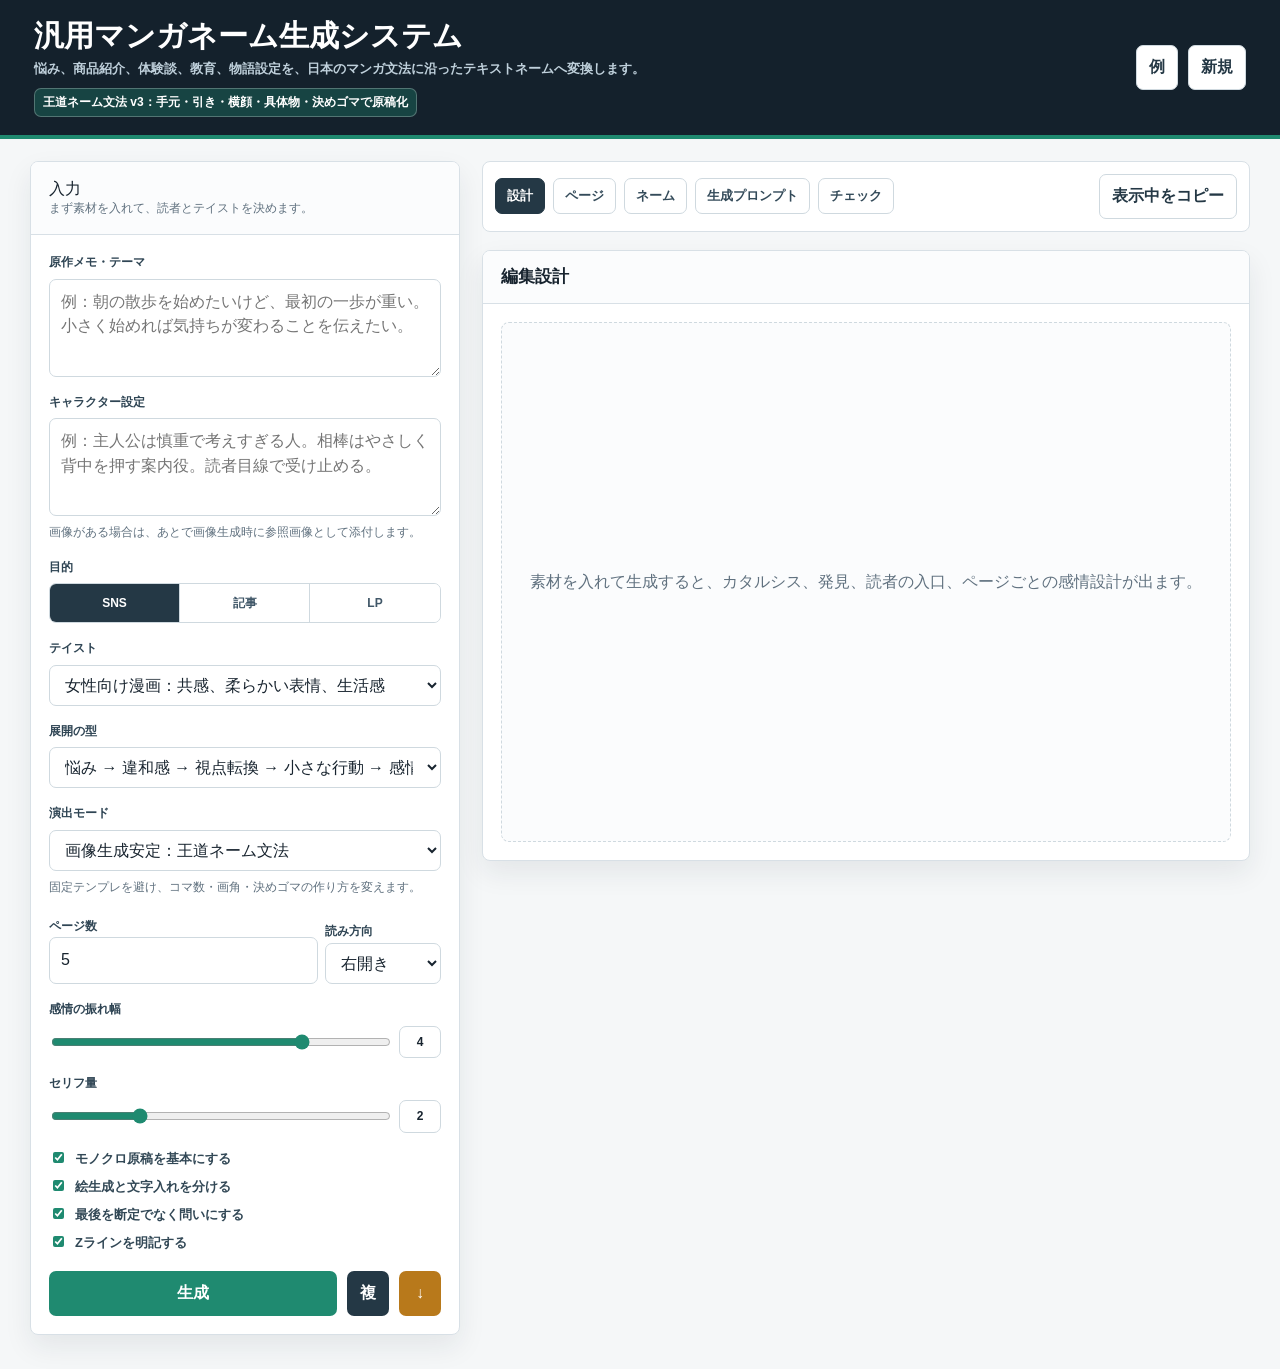
<file: apps/name-generator/index.html>
<!DOCTYPE html>
<html lang="ja">
<head>
<meta charset="utf-8">
<meta name="viewport" content="width=device-width, initial-scale=1">
<title>汎用マンガネーム生成システム</title>
<style>
  :root{
    --bg:#f5f7f8;
    --surface:#ffffff;
    --ink:#18242f;
    --sub:#60717f;
    --line:#d8e0e6;
    --deep:#14212c;
    --deep2:#243845;
    --accent:#1f8a70;
    --accent2:#d94d73;
    --warn:#b8791b;
    --soft:#eef5f2;
    --soft2:#f7edf1;
    --soft3:#fff8e8;
    --shadow:0 12px 28px rgba(24,36,47,.08);
  }
  *{box-sizing:border-box}
  html{scroll-behavior:smooth}
  body{
    margin:0;
    background:var(--bg);
    color:var(--ink);
    font-family:-apple-system,BlinkMacSystemFont,"Hiragino Sans","Yu Gothic",Meiryo,sans-serif;
    line-height:1.55;
  }
  button,input,select,textarea{font:inherit}
  button{cursor:pointer}
  .app{
    min-height:100vh;
    display:grid;
    grid-template-rows:auto 1fr;
  }
  header{
    background:var(--deep);
    color:#fff;
    border-bottom:4px solid var(--accent);
    padding:18px clamp(16px,3vw,34px);
    display:grid;
    grid-template-columns:1fr auto;
    gap:18px;
    align-items:center;
  }
  h1{
    margin:0;
    font-size:clamp(20px,2.4vw,30px);
    line-height:1.2;
    letter-spacing:0;
  }
  .lead{
    margin:5px 0 0;
    color:#bfd0db;
    font-size:13px;
    font-weight:700;
  }
  .version-badge{
    display:inline-flex;
    align-items:center;
    margin-top:9px;
    border:1px solid rgba(255,255,255,.26);
    border-radius:7px;
    padding:4px 8px;
    color:#fff;
    background:rgba(31,138,112,.34);
    font-size:12px;
    font-weight:900;
  }
  .header-actions{
    display:flex;
    gap:10px;
    align-items:center;
    justify-content:flex-end;
    flex-wrap:wrap;
  }
  .shell{
    width:min(1480px,100%);
    margin:0 auto;
    padding:22px clamp(14px,2.5vw,30px) 34px;
    display:grid;
    grid-template-columns:minmax(320px,430px) minmax(0,1fr);
    gap:22px;
    align-items:start;
  }
  .sidebar{
    position:sticky;
    top:18px;
    background:var(--surface);
    border:1px solid var(--line);
    border-radius:8px;
    box-shadow:var(--shadow);
    overflow:hidden;
  }
  .sidebar-head{
    padding:16px 18px;
    background:#fbfcfd;
    border-bottom:1px solid var(--line);
  }
  .sidebar-title{
    margin:0;
    font-size:16px;
    line-height:1.35;
  }
  .form{
    padding:18px;
    display:grid;
    gap:16px;
  }
  .field{
    display:grid;
    gap:7px;
  }
  .field.inline{
    grid-template-columns:1fr 116px;
    align-items:end;
  }
  label{
    font-size:12px;
    font-weight:900;
    color:#2f4554;
  }
  .hint{
    margin:0;
    color:var(--sub);
    font-size:12px;
  }
  textarea,input[type="text"],input[type="number"],select{
    width:100%;
    border:1px solid #cfd9df;
    background:#fff;
    color:var(--ink);
    border-radius:7px;
    padding:10px 11px;
    outline:none;
  }
  textarea{resize:vertical;min-height:98px}
  textarea:focus,input:focus,select:focus{
    border-color:var(--accent);
    box-shadow:0 0 0 3px rgba(31,138,112,.13);
  }
  .segmented{
    display:grid;
    grid-template-columns:repeat(3,1fr);
    border:1px solid #cfd9df;
    border-radius:7px;
    overflow:hidden;
    background:#fff;
  }
  .segmented button{
    border:0;
    border-right:1px solid #cfd9df;
    background:#fff;
    color:#405768;
    min-height:38px;
    padding:8px;
    font-size:12px;
    font-weight:900;
  }
  .segmented button:last-child{border-right:0}
  .segmented button.active{
    background:var(--deep2);
    color:#fff;
  }
  .checks{
    display:grid;
    gap:8px;
  }
  .check{
    display:grid;
    grid-template-columns:18px 1fr;
    gap:8px;
    align-items:start;
    font-size:13px;
    color:#324856;
  }
  .check input{margin-top:2px;accent-color:var(--accent)}
  .range-wrap{
    display:grid;
    grid-template-columns:1fr 42px;
    gap:10px;
    align-items:center;
  }
  input[type="range"]{width:100%;accent-color:var(--accent)}
  .range-value{
    border:1px solid #cfd9df;
    border-radius:7px;
    text-align:center;
    padding:6px 0;
    font-size:12px;
    font-weight:900;
    background:#fff;
  }
  .actions{
    display:grid;
    grid-template-columns:1fr 42px 42px;
    gap:10px;
    padding-top:2px;
  }
  .btn{
    border:1px solid transparent;
    border-radius:7px;
    min-height:42px;
    padding:9px 12px;
    font-weight:900;
    color:#fff;
    background:var(--deep2);
  }
  .btn.primary{background:var(--accent)}
  .btn.warn{background:var(--warn)}
  .btn.light{
    background:#fff;
    color:var(--deep2);
    border-color:#cfd9df;
  }
  .btn:hover{filter:brightness(.96)}
  .main{
    display:grid;
    gap:18px;
  }
  .toolbar{
    display:flex;
    gap:10px;
    flex-wrap:wrap;
    align-items:center;
    justify-content:space-between;
    background:var(--surface);
    border:1px solid var(--line);
    border-radius:8px;
    padding:12px;
  }
  .tabs{
    display:flex;
    flex-wrap:wrap;
    gap:8px;
  }
  .tab{
    border:1px solid #cfd9df;
    background:#fff;
    color:#344b5a;
    min-height:36px;
    padding:7px 11px;
    border-radius:7px;
    font-size:13px;
    font-weight:900;
  }
  .tab.active{
    color:#fff;
    background:var(--deep2);
    border-color:var(--deep2);
  }
  .tool-actions{
    display:flex;
    gap:8px;
    flex-wrap:wrap;
  }
  .output{
    display:none;
    background:var(--surface);
    border:1px solid var(--line);
    border-radius:8px;
    box-shadow:var(--shadow);
    overflow:hidden;
  }
  .output.active{display:block}
  .output-head{
    display:flex;
    gap:14px;
    justify-content:space-between;
    align-items:center;
    padding:15px 18px;
    border-bottom:1px solid var(--line);
    background:#fbfcfd;
  }
  .output-head h2{
    margin:0;
    font-size:17px;
    line-height:1.35;
  }
  .output-body{padding:18px}
  .empty{
    min-height:520px;
    display:grid;
    place-items:center;
    text-align:center;
    color:var(--sub);
    border:1px dashed #cfd9df;
    border-radius:8px;
    background:#fbfcfd;
    padding:24px;
  }
  .result-grid{
    display:grid;
    grid-template-columns:repeat(12,1fr);
    gap:14px;
  }
  .summary-box{
    grid-column:span 4;
    background:var(--soft);
    border:1px solid #d4e8df;
    border-radius:8px;
    padding:14px;
  }
  .summary-box:nth-child(2){background:var(--soft2);border-color:#ead1db}
  .summary-box:nth-child(3){background:var(--soft3);border-color:#eadfbf}
  .summary-box strong{
    display:block;
    margin-bottom:6px;
    font-size:12px;
    color:#344b5a;
  }
  .summary-box p{margin:0;font-size:14px}
  .page-list{
    display:grid;
    gap:14px;
  }
  .page-row{
    border:1px solid var(--line);
    border-radius:8px;
    overflow:hidden;
    background:#fff;
  }
  .page-row-head{
    display:grid;
    grid-template-columns:auto 1fr auto;
    gap:12px;
    align-items:center;
    padding:12px 14px;
    background:#f8fafb;
    border-bottom:1px solid var(--line);
  }
  .page-no{
    width:32px;
    height:32px;
    border-radius:7px;
    display:grid;
    place-items:center;
    background:var(--deep2);
    color:#fff;
    font-weight:900;
  }
  .page-role{font-weight:900}
  .page-emotion{
    color:var(--sub);
    font-size:12px;
    font-weight:800;
  }
  .badge{
    display:inline-flex;
    align-items:center;
    border-radius:999px;
    padding:4px 9px;
    font-size:11px;
    font-weight:900;
    color:#fff;
    background:var(--accent2);
    white-space:nowrap;
  }
  .page-content{
    display:grid;
    grid-template-columns:220px 1fr;
    gap:14px;
    padding:14px;
  }
  .thumb{
    aspect-ratio:9/16;
    width:100%;
    max-width:220px;
    border:3px solid #171c22;
    background:#fff;
    display:grid;
    gap:4px;
    padding:5px;
  }
  .layout-a{grid-template-rows:1.1fr .8fr 1.3fr}
  .layout-b{grid-template-rows:.75fr .75fr .75fr 1.5fr}
  .layout-c{grid-template-rows:1.45fr .72fr 1.1fr .9fr}
  .layout-d{grid-template-rows:.8fr .8fr .8fr .8fr 1.2fr}
  .thumb-row{display:grid;gap:4px}
  .cols-2{grid-template-columns:1fr 1fr}
  .cols-3{grid-template-columns:1fr 1fr 1fr}
  .cols-4{grid-template-columns:1fr 1fr 1fr 1fr}
  .mini-panel{
    border:2px solid #171c22;
    background:linear-gradient(135deg,#f7f7f7,#e9eef2);
    display:grid;
    place-items:center;
    color:#253746;
    font-size:11px;
    font-weight:900;
    text-align:center;
    padding:4px;
    min-height:34px;
  }
  .mini-panel.key{
    background:linear-gradient(135deg,#fff,#f7e5ec);
    color:#9b3156;
  }
  .mini-panel.dark{
    background:#17202a;
    color:#fff;
  }
  .panel-list{
    display:grid;
    gap:8px;
  }
  .panel-item{
    display:grid;
    grid-template-columns:72px 1fr;
    gap:10px;
    align-items:start;
    padding:9px 0;
    border-bottom:1px solid #eef2f4;
  }
  .panel-item:last-child{border-bottom:0}
  .panel-tag{
    font-size:12px;
    color:#fff;
    background:#526b7b;
    border-radius:7px;
    text-align:center;
    padding:5px;
    font-weight:900;
  }
  .panel-text{
    font-size:13px;
  }
  .panel-text b{color:#1d3344}
  pre{
    margin:0;
    white-space:pre-wrap;
    word-break:break-word;
    background:#111b24;
    color:#eef7f4;
    border-radius:8px;
    padding:16px;
    line-height:1.65;
    font-size:13px;
    max-height:68vh;
    overflow:auto;
  }
  .checklist{
    display:grid;
    gap:10px;
  }
  .check-row{
    display:grid;
    grid-template-columns:26px 1fr;
    gap:10px;
    align-items:start;
    border:1px solid var(--line);
    border-radius:8px;
    padding:11px;
    background:#fff;
  }
  .mark{
    width:26px;
    height:26px;
    display:grid;
    place-items:center;
    border-radius:50%;
    color:#fff;
    background:var(--accent);
    font-weight:900;
  }
  .toast{
    position:fixed;
    right:18px;
    bottom:18px;
    z-index:30;
    background:#17202a;
    color:#fff;
    border-radius:8px;
    padding:11px 14px;
    box-shadow:0 12px 26px rgba(0,0,0,.24);
    opacity:0;
    transform:translateY(10px);
    pointer-events:none;
    transition:.18s ease;
    font-size:13px;
    font-weight:900;
  }
  .toast.show{
    opacity:1;
    transform:translateY(0);
  }
  @media(max-width:1040px){
    .shell{grid-template-columns:1fr}
    .sidebar{position:static}
    .summary-box{grid-column:span 12}
  }
  @media(max-width:720px){
    header{grid-template-columns:1fr}
    .header-actions{justify-content:flex-start}
    .field.inline{grid-template-columns:1fr}
    .actions{grid-template-columns:1fr 1fr 1fr}
    .page-row-head{grid-template-columns:auto 1fr}
    .page-row-head .badge{grid-column:1/-1;justify-self:start}
    .page-content{grid-template-columns:1fr}
    .thumb{max-width:240px}
  }
</style>
</head>
<body>
<div class="app">
  <header>
    <div>
      <h1>汎用マンガネーム生成システム</h1>
      <p class="lead">悩み、商品紹介、体験談、教育、物語設定を、日本のマンガ文法に沿ったテキストネームへ変換します。</p>
      <div class="version-badge">王道ネーム文法 v3：手元・引き・横顔・具体物・決めゴマで原稿化</div>
    </div>
    <div class="header-actions">
      <button class="btn light" id="sampleBtn" type="button" title="サンプル入力">例</button>
      <button class="btn light" id="clearBtn" type="button" title="新しいテーマにする">新規</button>
    </div>
  </header>

  <div class="shell">
    <aside class="sidebar">
      <div class="sidebar-head">
        <p class="sidebar-title">入力</p>
        <p class="hint">まず素材を入れて、読者とテイストを決めます。</p>
      </div>
      <form class="form" id="generatorForm">
        <div class="field">
          <label for="sourceText">原作メモ・テーマ</label>
          <textarea id="sourceText" placeholder="例：朝の散歩を始めたいけど、最初の一歩が重い。小さく始めれば気持ちが変わることを伝えたい。"></textarea>
        </div>

        <div class="field">
          <label for="characterText">キャラクター設定</label>
          <textarea id="characterText" placeholder="例：主人公は慎重で考えすぎる人。相棒はやさしく背中を押す案内役。読者目線で受け止める。"></textarea>
          <p class="hint">画像がある場合は、あとで画像生成時に参照画像として添付します。</p>
        </div>

        <div class="field">
          <label>目的</label>
          <div class="segmented" id="purposeSeg">
            <button type="button" data-value="sns" class="active">SNS</button>
            <button type="button" data-value="article">記事</button>
            <button type="button" data-value="lp">LP</button>
          </div>
        </div>

        <div class="field">
          <label for="taste">テイスト</label>
          <select id="taste">
            <option value="female">女性向け漫画：共感、柔らかい表情、生活感</option>
            <option value="seinen">青年漫画：緊張、陰影、現実の圧</option>
            <option value="dark">ダークリアル：沈黙、黒ベタ、孤独</option>
            <option value="softpop">ソフトポップ：やさしい色、親しみ、軽い感情変化</option>
            <option value="pop">ポップ：勢い、強い擬音、視覚的な楽しさ</option>
            <option value="yurufuwa">ゆるふわ：かわいさ、小さな失敗、安心感</option>
            <option value="gag">ギャグ漫画：反復、落差、急なズラし</option>
            <option value="custom">カスタム：入力文の空気を優先</option>
          </select>
        </div>

        <div class="field">
          <label for="structure">展開の型</label>
          <select id="structure">
            <option value="universal">悩み → 違和感 → 視点転換 → 小さな行動 → 感情解放</option>
            <option value="conflict">対立 → 比較 → 本音 → 和解</option>
            <option value="challenge">停滞 → 比喩行動 → 入水/一歩 → 継続</option>
            <option value="product">過去の憧れ → 今の停滞 → 道具との出会い → 使う側へ</option>
            <option value="lesson">誤解 → 実験 → 失敗の分解 → 原則化</option>
          </select>
        </div>

        <div class="field">
          <label for="directionMode">演出モード</label>
          <select id="directionMode">
            <option value="stable">画像生成安定：王道ネーム文法</option>
            <option value="auto">自動：テーマごとに構図とテンポを変える</option>
            <option value="cinematic">映画的：余白、引き、光と沈黙を強める</option>
            <option value="emotion">感情重視：手元、目線、間で内面を見せる</option>
            <option value="speed">速度重視：小コマ連続と斜め分割で走らせる</option>
            <option value="gaggap">ギャグ落差：反復、急な引き、ズラしを強める</option>
            <option value="quiet">静寂・余韻：コマ数を絞り、読者に考えさせる</option>
            <option value="sns">SNS停止：1ページ目から強い決めゴマを置く</option>
          </select>
          <p class="hint">固定テンプレを避け、コマ数・画角・決めゴマの作り方を変えます。</p>
        </div>

        <div class="field inline">
          <div>
            <label for="pages">ページ数</label>
            <input id="pages" type="number" min="1" max="12" value="5">
          </div>
          <div>
            <label for="reading">読み方向</label>
            <select id="reading">
              <option value="rtl">右開き</option>
              <option value="ltr">左開き</option>
            </select>
          </div>
        </div>

        <div class="field">
          <label for="emotionRange">感情の振れ幅</label>
          <div class="range-wrap">
            <input id="emotionRange" type="range" min="1" max="5" value="4">
            <output id="emotionValue" class="range-value">4</output>
          </div>
        </div>

        <div class="field">
          <label for="dialogueRange">セリフ量</label>
          <div class="range-wrap">
            <input id="dialogueRange" type="range" min="1" max="5" value="2">
            <output id="dialogueValue" class="range-value">2</output>
          </div>
        </div>

        <div class="checks">
          <label class="check"><input id="mono" type="checkbox" checked>モノクロ原稿を基本にする</label>
          <label class="check"><input id="splitText" type="checkbox" checked>絵生成と文字入れを分ける</label>
          <label class="check"><input id="questionEnd" type="checkbox" checked>最後を断定でなく問いにする</label>
          <label class="check"><input id="strictZ" type="checkbox" checked>Zラインを明記する</label>
        </div>

        <div class="actions">
          <button class="btn primary" type="submit">生成</button>
          <button class="btn" type="button" id="copyBtn" title="全体をコピー">複</button>
          <button class="btn warn" type="button" id="downloadBtn" title="Markdownを保存">↓</button>
        </div>
      </form>
    </aside>

    <main class="main">
      <nav class="toolbar">
        <div class="tabs" id="tabs">
          <button class="tab active" data-view="overview" type="button">設計</button>
          <button class="tab" data-view="pages" type="button">ページ</button>
          <button class="tab" data-view="name" type="button">ネーム</button>
          <button class="tab" data-view="prompt" type="button">生成プロンプト</button>
          <button class="tab" data-view="check" type="button">チェック</button>
        </div>
        <div class="tool-actions">
          <button class="btn light" id="copyCurrentBtn" type="button">表示中をコピー</button>
        </div>
      </nav>

      <section class="output active" id="view-overview">
        <div class="output-head">
          <h2>編集設計</h2>
        </div>
        <div class="output-body" id="overviewBody">
          <div class="empty">素材を入れて生成すると、カタルシス、発見、読者の入口、ページごとの感情設計が出ます。</div>
        </div>
      </section>

      <section class="output" id="view-pages">
        <div class="output-head">
          <h2>ページ設計</h2>
        </div>
        <div class="output-body" id="pagesBody">
          <div class="empty">ページごとの役割とコマ割りプレビューがここに出ます。</div>
        </div>
      </section>

      <section class="output" id="view-name">
        <div class="output-head">
          <h2>テキストネーム</h2>
        </div>
        <div class="output-body"><pre id="nameOut">まだ生成されていません。</pre></div>
      </section>

      <section class="output" id="view-prompt">
        <div class="output-head">
          <h2>画像生成プロンプト</h2>
        </div>
        <div class="output-body"><pre id="promptOut">まだ生成されていません。</pre></div>
      </section>

      <section class="output" id="view-check">
        <div class="output-head">
          <h2>自己チェック</h2>
        </div>
        <div class="output-body" id="checkBody">
          <div class="empty">生成後に、決めゴマ、説明過多、キャラ維持、視線誘導を確認します。</div>
        </div>
      </section>
    </main>
  </div>
</div>
<div class="toast" id="toast">コピーしました</div>

<script>
(() => {
  const $ = (selector) => document.querySelector(selector);
  const $$ = (selector) => [...document.querySelectorAll(selector)];

  const tasteRules = {
    female: {
      label:"女性向け漫画",
      texture:"柔らかい線、生活光、花や窓辺、横顔、手元のアップ",
      camera:"引きの室内、横顔、手元、目元、最後にやわらかい笑顔",
      text:"内心を短く置き、読者が自分の生活に重ねられる余白を残す"
    },
    seinen: {
      label:"青年漫画",
      texture:"強い黒ベタ、斜めコマ、現実的な部屋、硬い表情、陰影",
      camera:"画面越しの発光、背中の引き、横顔の沈黙、正面の圧",
      text:"セリフは短く、言い切りと沈黙で緊張を作る"
    },
    dark: {
      label:"ダークリアル",
      texture:"余白、黒い空間、雨、孤独な引き、無表情",
      camera:"極小の人物、黒背景の大ゴマ、手の震え、目だけの寄り",
      text:"言葉を削り、問いと沈黙で読者に考えさせる"
    },
    softpop: {
      label:"ソフトポップ",
      texture:"淡い色、丸い小物、日常の空気、安心感のある間",
      camera:"正面より少し斜め、手元、小物、軽いリアクション",
      text:"やさしい口調で、行動のハードルを低くする"
    },
    pop: {
      label:"ポップ",
      texture:"明るい背景、強い視覚記号、動き、スピード感",
      camera:"大きな登場コマ、斜めの動き、勢いのある引き",
      text:"短い掛け声と大きなリアクションでスクロールを止める"
    },
    yurufuwa: {
      label:"ゆるふわ",
      texture:"丸い表情、かわいい失敗、小さな反省、安心感のある余白",
      camera:"机、メモ、困り顔、にっこりの決めゴマ",
      text:"失敗を責めず、少し笑って前へ進む言葉にする"
    },
    gag: {
      label:"ギャグ漫画",
      texture:"反復、急な落差、顔芸、極端な状況転換",
      camera:"同じ構図の繰り返し、急な引き、最後のズラし",
      text:"前フリを短く、オチは一言で落とす"
    },
    custom: {
      label:"カスタム",
      texture:"入力文の感情に合わせ、必要な画風だけを選ぶ",
      camera:"悩みの核が伝わる被写体を優先する",
      text:"説明より感情の変化を優先する"
    }
  };

  const structureBeats = {
    universal:["Low：できない痛み","違和感：試しても進まない","転換：小さく分ける発見","小さな行動：一手だけ動く","解放：次を選べる"],
    conflict:["対立：相手の言葉が刺さる","比較：周囲との差が見える","本音：実は聞けなかった","橋渡し：教える側に回る","余韻：関係が少し変わる"],
    challenge:["停滞：準備だけが増える","比喩：陸で泳ぎ方を学ぶ","接触：水に触れる","入水：体で覚え始める","継続：下手でも進む"],
    product:["過去：憧れていた自分","現在：止まっている自分","登場：案内役や方法と出会う","共同：一緒に試す","選択：自分で選べる"],
    lesson:["誤解：うまくいかない原因を間違える","実験：試して失敗する","分解：何が足りないか見える","原則：次の手順として言語化する","応用：別の題材にも使える"]
  };

  const tasteStoryProfiles = {
    female: {
      beats:["共感：小さな違和感を抱える","内省：言葉にできない本音がにじむ","支え：やさしい一言で視点が変わる","行動：怖いまま小さく試す","余韻：読者に選択を返す"],
      catharsis:"自分を責めていた悩みが、やさしい一歩に変わる瞬間",
      shift:"正しさよりも、まず気持ちが動ける形にすることが大切だと気づく",
      scenarioRule:"共感の入口を最優先。怒鳴りや大事件ではなく、表情、生活小物、言いかけのセリフで読者を入れる。",
      emotion:["胸のつかえ","言葉にならない本音","やわらかな反転","小さな勇気","静かな解放"],
      visual:{
        low:["主人公が生活感のある部屋で、言い出せない顔をしている","机にメモ、スマホ、飲みかけのカップが置かれている","窓の光はやさしいが、本人の手だけが止まっている","相手の視線に気づいて少し目を伏せる","笑う前の、まだ迷いが残る表情を大きく置く"],
        friction:["うまく言えない言葉が、空白の吹き出しとして残る","同じ失敗を責めず、手元の小さな乱れで見せる","相手の一言に、主人公が少しだけ傷つく","花やカーテンなど穏やかな背景と内心の揺れを対比させる","読者が自分を重ねられる沈黙を置く"],
        turn:["相手が強く正すのではなく、短い問いを置く","主人公の目線が少しだけ上がる","小物が『別の見方』を象徴する","背景の光が少し広がる","言葉ではなく、息を吸う間で変化を見せる"],
        action:["ペンを持つ、送信する、立ち上がるなど小さな行動を描く","指先の震えをアップで見せる","完璧ではないメモに丸をつける","相手が横で静かに見守る","行動後の照れた表情で余白を作る"],
        release:["最初より少しだけ明るい表情を大きく置く","読者へ結論を押しつけず、選べる言葉を残す","生活空間に小さな変化の証拠がある","相手と目線が合う","最後は柔らかい余韻で閉じる"]
      },
      dialogue:null
    },
    seinen: {
      beats:["圧：逃げ場のない現実を突きつける","比較：周囲との差を見せる","対立：痛い言葉で核心に触れる","反撃：主人公が自分の行動で返す","余韻：勝敗ではなく覚悟が残る"],
      catharsis:"追い詰められた主人公が、言い訳ではなく行動で返す瞬間",
      shift:"便利さに頼るかどうかではなく、自分の責任で使いこなす覚悟の話だとわかる",
      scenarioRule:"現実の圧、沈黙、視線、黒ベタで進める。セリフは短く、対立の一言を刺す。",
      emotion:["圧迫感","劣等感","核心を突かれる痛み","反撃の集中","苦い余韻"],
      visual:{
        low:["暗い部屋で主人公が画面に向き合い、背中だけが硬い","机の上の資料や端末が重く積まれている","画面の光が顔を半分だけ照らす","相手が入口に立ち、距離を保って見ている","逃げ場のない構図で沈黙を置く"],
        friction:["周囲の人間が先に進んでいる様子を背景に置く","主人公だけがログイン画面や白紙で止まる","汗、目線、硬い口元を細かく分解する","相手の横顔を黒ベタで切る","比較の痛みを大ゴマで受け止める"],
        turn:["相手の一言が正面から刺さる","主人公が言い返せず、指だけが止まる","核心になる言葉を縦長の吹き出しで置く","部屋の奥行きを使って距離感を出す","表情より背中で敗北感を見せる"],
        action:["主人公が端末やノートに向き直る","キーを打つ指を強く寄せる","斜めコマで作業の速度を上げる","相手は黙って見ている","反論ではなく結果を出す姿を描く"],
        release:["勝った顔ではなく、少し疲れた横顔を置く","相手の表情がわずかに変わる","画面には小さな成果だけが映る","黒ベタを残して余韻を作る","最後は覚悟の一言で閉じる"]
      },
      dialogue:null
    },
    dark: {
      beats:["孤独：誰にも届かない場所にいる","沈黙：言葉が消える","亀裂：小さな異物で世界が割れる","受容：壊れた事実を見つめる","余白：答えを黒の中に残す"],
      catharsis:"壊れたものを直すのではなく、壊れたまま見つめて受け入れる瞬間",
      shift:"失敗は敵ではなく、現実の輪郭を教えるものだと気づく",
      scenarioRule:"事件を大きくしない。黒、余白、雨、極小の人物で内面を沈める。セリフは最小限。",
      emotion:["孤独","空白","亀裂","受容","冷たい余韻"],
      visual:{
        low:["広すぎる余白の中に主人公を小さく置く","画面や机だけが白く浮かぶ","背景の黒が人物を飲み込む","目線を描かず、姿勢だけで疲れを見せる","音のない部屋を大きく描く"],
        friction:["同じ失敗が並ぶが、説明せず黒い影で覆う","手の震えや割れた画面を極端に寄せる","吹き出しを空白のまま残す","遠くの時計や雨で時間の重さを出す","読者の息が止まる間を作る"],
        turn:["小さな異物、通知、ひと言が黒い画面に入る","主人公が反応しないことで逆に変化を見せる","白い余白に短い言葉だけ置く","目のアップを一度だけ使う","壊れたものを見下ろす構図にする"],
        action:["直すのではなく、壊れた状態を記録する","手元を静かに動かす","行動の音を描かず、影だけで変化させる","背中がほんの少し前に傾く","黒の中に小さな白を残す"],
        release:["結論を言わず、黒い余白で終える","主人公の表情を半分だけ見せる","読者が意味を置ける空白を作る","小物だけが変化の証拠として残る","最後の一言は受容に留める"]
      },
      dialogue:null
    },
    softpop: {
      beats:["困りごと：軽い悩みを親しみやすく出す","発見：便利な見方を見つける","試す：小さく操作する","変化：できた実感が出る","誘い：読者も真似できそうで終わる"],
      catharsis:"難しそうなことが、ちょっと触れるだけで動き出す瞬間",
      shift:"大きな決意より、試しやすい一歩が人を動かすとわかる",
      scenarioRule:"重くしすぎない。説明も感動も小さく、親しみやすい手順と表情で進める。",
      emotion:["軽い困り感","発見の明るさ","試す気軽さ","小さな達成","誘う余韻"],
      visual:{
        low:["明るい机で主人公が少し困った顔をしている","スマホ、付箋、飲み物など身近な小物を置く","悩みを重くせず、肩の力が抜けた表情にする","相棒が横からそっと覗く","小さな困りごとを大きくしすぎず見せる"],
        friction:["同じところで止まる様子を軽いリアクションで描く","画面やメモの小さなズレを見せる","相棒が少し首をかしげる","空白を明るく残す","読者が笑って見られる失敗にする"],
        turn:["相棒が簡単な言い換えを出す","主人公が『それならできるかも』という顔をする","小物が整理されていく","画面上に小さなチェックが入る","重い悩みが小さな手順になる"],
        action:["クリックやメモ書きなど軽い操作を描く","小さな効果音を添える","相棒が横で見守る","操作前後の表情差を見せる","できた実感を手元で見せる"],
        release:["笑顔を大きく置くが、泣かせすぎない","画面やノートに小さな成果が残る","読者にもできそうな余白を残す","相棒と軽く目が合う","最後は誘いの一言で終える"]
      },
      dialogue:null
    },
    pop: {
      beats:["ドンと悩みを出す","派手に失敗する","キャラが勢いよく割り込む","一気に試す","大きな変化で締める"],
      catharsis:"画面の勢いとリアクションで、悩みが一気にエネルギーへ変わる瞬間",
      shift:"考え込むより、勢いよく試して画面を動かす方が突破口になる",
      scenarioRule:"導入から画面を動かす。擬音、斜めコマ、強いリアクションでテンポを優先する。",
      emotion:["勢い不足","派手な空回り","割り込みの驚き","加速","爽快感"],
      visual:{
        low:["主人公が悩みを抱えて画面の前で固まるが、背景はすでに派手","悩みの文字や小物が周囲に飛んでいる","表情を大きく、わかりやすく置く","相棒が画面外から入りそうな気配を作る","最初からスクロールを止める構図にする"],
        friction:["失敗結果が派手に並ぶ","吹き出しや効果線で空回りを見せる","主人公が大きくのけぞる","小物が少し飛ぶ","読者が一瞬で状況を理解できる画にする"],
        turn:["相棒が強いポーズで割り込む","画面が斜めに割れる","背景に星や集中線を入れる","主人公のリアクションを大きく置く","説明より勢いで方向転換する"],
        action:["ボタン、ペン、足などを勢いよく動かす","コマを斜めにして加速感を出す","小さな連続コマでテンポを作る","相棒が横で煽る","一気に画面が変わる"],
        release:["大きな決めポーズで締める","成果を画面いっぱいに見せる","主人公と相棒のリアクションを対比する","最後に短い決め台詞を置く","読後に明るい勢いが残る"]
      },
      dialogue:null
    },
    yurufuwa: {
      beats:["ほわっと困る","小さく失敗する","やさしく教わる","ちょっとできる","にこっと終わる"],
      catharsis:"失敗しても責められず、少し笑って進める瞬間",
      shift:"ちゃんとできない自分も、かわいく前に進めばいいと感じられる",
      scenarioRule:"深刻にしない。かわいい困り顔、小さな失敗、安心感のあるツッコミで読ませる。",
      emotion:["ほわっと不安","かわいい失敗","安心","ちょっと成功","にこにこ余韻"],
      visual:{
        low:["丸いキャラが机でほわっと困っている","メモや小物をかわいく散らす","大げさに悩まず、頬を赤くする","相棒が横からやさしく見る","小さな失敗の予感を置く"],
        friction:["チェックリストやメモを忘れる","同じ失敗をかわいい反復で見せる","主人公が汗を一粒かく","相棒が小さくツッコむ","空白を明るく残す"],
        turn:["相棒がやさしく助け舟を出す","主人公がぱっと目を上げる","小物が整っていく","小さな花や星で気分を軽くする","行動の入口をかわいく見せる"],
        action:["メモを書く、ぽちっと押すなど小さい動作を描く","手元を丸くかわいく寄せる","相棒が拍手する","主人公が照れる","小さな成功を画面に出す"],
        release:["にこっとした顔を大きく置く","失敗メモも横に残して愛嬌にする","読者が安心できる一言で閉じる","相棒と並んで小さく喜ぶ","次も大丈夫という空気を作る"]
      },
      dialogue:null
    },
    gag: {
      beats:["前フリ：本人だけ深刻に悩む","ズレ：助言を変な方向に解釈する","暴走：謎の行動を全力で始める","ツッコミ：読者代理が衝撃を受ける","オチ：一言で全部ひっくり返す"],
      catharsis:"真面目な本音が、予想外すぎる行動や一言で一気に笑いへ変わる瞬間",
      shift:"正しい解決よりも、テーマの本音とリアクションの落差が読者を動かす",
      scenarioRule:"ボケ役を全力で本気にする。ツッコミ役は読者目線で遅れて反応し、最後は一言のオチで落とす。",
      emotion:["妙に深刻","違和感","暴走加速","衝撃","脱力オチ"],
      visual:{
        low:["ボケ役が世界の終わりのような顔で、題材の本音を抱えている","題材に関係するメモや画面が、妙に壮大な儀式のように広がっている","ツッコミ役が半目で様子を見ている","背景だけやたらシリアスにする","悩みの小ささと顔の重さをズラす"],
        friction:["本音の言葉だけをボケ役が大げさに受け取る","ツッコミ役の目が点になる","題材に関係する小物が一つだけ不穏に光る","同じ言葉を反復してズレを強める","読者が先にオチを察する間を置く"],
        turn:["ボケ役が突然立ち上がる","画面が斜めに割れて暴走が始まる","ツッコミ役が一拍遅れて固まる","背景に無駄に大きな集中線を入れる","本音がなぜか大げさな行動に変換される"],
        action:["ボケ役が題材に関係する謎行動を全力で始める","小さな連続コマで暴走の手順を見せる","ツッコミ役が追いつけず、表情だけが崩れる","効果音を大きく入れるが意味はずらす","行動のスケールだけ無駄に大きくする"],
        release:["ツッコミ役の衝撃顔を大きく置く","ボケ役だけ満足げにして温度差を作る","最後の一言で意味をひっくり返す","背景を急に静かにして脱力させる","余韻よりも間抜けな沈黙で閉じる"]
      },
      dialogue:null
    },
    custom: {
      beats:["入口：題材の一番強い違和感を出す","展開：関係性のズレを見せる","転換：見方が変わる瞬間を置く","行動：ひとつだけ具体的に動かす","余韻：結論を読者へ返す"],
      catharsis:"題材の中にある一番強い落差が、画面上で可視化される瞬間",
      shift:"入力文の核に合わせて、読者が自分の答えを選べる状態へ変わる",
      scenarioRule:"入力文の温度を最優先し、必要なら共感、対立、ギャグ、ポップの演出を混ぜる。",
      emotion:["違和感","揺れ","反転","行動","余韻"],
      visual:null,
      dialogue:null
    }
  };

  const mangaLayouts = {
    low:[
      {
        name:"沈黙の大ゴマ導入",
        tags:["cinematic","quiet","emotion"],
        rowTemplate:"1.55fr .65fr .65fr 1.05fr",
        rows:[["無音の引き"],["手元","小物"],["横顔"],["決めゴマ"]],
        intent:"最初に大きな余白で読者の呼吸を止め、手元と小物で悩みの正体をにじませる。",
        slots:[
          {area:"topWide", size:"大・横長", camera:"極端な引き", visual:0, text:0, note:"顔を急いで見せず、孤立感を先に置く。"},
          {area:"startMid", size:"小", camera:"手元の極アップ", visual:1, text:1, note:"題材を小物で見せ、説明を避ける。"},
          {area:"endMid", size:"小", camera:"沈黙する小物", visual:2, text:2, note:"心情を物の止まり方で見せる。"},
          {area:"bottomKey", size:"決めゴマ", camera:"背中越しの画面", visual:4, text:4, note:"悩みの重さと画面の小ささを対比する。"}
        ]
      },
      {
        name:"SNS冒頭フック",
        tags:["sns","gaggap","speed"],
        rowTemplate:".72fr .72fr .72fr 1.45fr",
        rows:[["表情","原因"],["反応","空白"],["小物"],["決めゴマ"]],
        intent:"冒頭から強い違和感を出し、最後の大ゴマで読者の指を止める。",
        slots:[
          {area:"startTop", size:"小", camera:"顔の寄り", visual:0, text:0, note:"一瞬で感情を読ませる。"},
          {area:"endTop", size:"小", camera:"画面の極アップ", visual:1, text:1, note:"悩みの原因を画で示す。"},
          {area:"startMid", size:"小", camera:"読者代理の反応", visual:2, text:2, note:"読者の疑問をキャラに背負わせる。"},
          {area:"endMid", size:"小", camera:"空白の間", visual:3, text:3, note:"言葉を抜いて違和感を残す。"},
          {area:"bottomKey", size:"決めゴマ", camera:"急な引き", visual:4, text:4, note:"状況全体を見せてズレを強調する。"}
        ]
      },
      {
        name:"情景ノイズの入口",
        tags:["cinematic","emotion","quiet"],
        rowTemplate:".55fr .55fr 1.35fr .9fr",
        rows:[["空","手"],["光","画面"],["人物"],["決めゴマ"]],
        intent:"すぐ説明せず、空・光・手元の連続で無意識に感情を作る。",
        slots:[
          {area:"startTop", size:"極小", camera:"窓や空の小コマ", visual:3, text:1, note:"心情と逆の静かな景色を入れる。"},
          {area:"endTop", size:"極小", camera:"止まった指先", visual:1, text:2, note:"動けなさを部分で見せる。"},
          {area:"midWide", size:"大・縦長", camera:"人物を小さく置く引き", visual:0, text:0, note:"人物より空間を大きく使う。"},
          {area:"bottomKey", size:"決めゴマ", camera:"画面光の中の横顔", visual:4, text:4, note:"読者が感情を置ける余白を残す。"}
        ]
      }
    ],
    friction:[
      {
        name:"部分の連続",
        tags:["emotion","cinematic","quiet"],
        rowTemplate:".55fr .55fr .55fr 1.45fr .85fr",
        rows:[["目"],["口元"],["指"],["状況"],["決めゴマ"]],
        intent:"微細な変化を積み、同じ失敗でも内面が揺れていることを見せる。",
        slots:[
          {area:"topWide", size:"極細", camera:"目元だけの横長コマ", visual:2, text:0, note:"説明前に違和感を置く。"},
          {area:"midThin", size:"極細", camera:"口元の変化", visual:3, text:1, note:"言いかけて飲み込む間を作る。"},
          {area:"midThin2", size:"極細", camera:"止まった指", visual:1, text:2, note:"動作の停止で葛藤を出す。"},
          {area:"centerWide", size:"大", camera:"同じ失敗が並ぶ引き", visual:0, text:3, note:"反復を画面構成で見せる。"},
          {area:"bottomKey", size:"決めゴマ", camera:"小物だけを残す引き", visual:4, text:4, note:"結論を言わず違和感で終える。"}
        ]
      },
      {
        name:"斜め分割の空回り",
        tags:["speed","sns","gaggap"],
        rowTemplate:".72fr .72fr .72fr .72fr 1.12fr",
        rows:[["失敗","失敗"],["反応"],["原因","ズレ"],["空白"],["決めゴマ"]],
        intent:"小コマを斜めに連打し、焦りや空回りを体感速度として読ませる。",
        slots:[
          {area:"startTop", size:"小・斜め", camera:"失敗結果の寄り", visual:0, text:0, note:"一つ目のズレを即見せる。"},
          {area:"endTop", size:"小・斜め", camera:"別角度の失敗", visual:1, text:1, note:"似た画にせず角度を変える。"},
          {area:"midWide", size:"中・斜め", camera:"のけぞるリアクション", visual:2, text:2, note:"読者代理の反応でテンポを上げる。"},
          {area:"startBottom", size:"小", camera:"原因の小物", visual:3, text:3, note:"原因は説明せず小物に置く。"},
          {area:"endBottom", size:"極小", camera:"意味ありげな空白", visual:3, text:3, note:"オチ前に一拍だけ無言のズレを挟む。"},
          {area:"bottomKey", size:"決めゴマ", camera:"急停止の引き", visual:4, text:4, note:"動きのあとに静止を置いて落差を作る。"}
        ]
      },
      {
        name:"比較の圧",
        tags:["cinematic","emotion","sns"],
        rowTemplate:"1fr .7fr .7fr 1.25fr",
        rows:[["周囲"],["主人公","画面"],["沈黙"],["決めゴマ"]],
        intent:"周囲との差を先に見せ、主人公だけ時間が止まっているように配置する。",
        slots:[
          {area:"topWide", size:"中・横長", camera:"周囲が進む引き", visual:0, text:0, note:"主人公を画面端に寄せる。"},
          {area:"startMid", size:"小", camera:"主人公の手元", visual:1, text:1, note:"比較の痛みを手元で受ける。"},
          {area:"endMid", size:"小", camera:"相手の横顔", visual:2, text:2, note:"相手を正面にしすぎず距離を作る。"},
          {area:"bottomKey", size:"決めゴマ", camera:"黒ベタの沈黙", visual:4, text:4, note:"圧を言葉で処理しない。"}
        ]
      }
    ],
    turn:[
      {
        name:"メクリの反転",
        tags:["cinematic","sns","emotion"],
        rowTemplate:"1.55fr .7fr 1.25fr",
        rows:[["反転の大ゴマ"],["相手","小物"],["決めゴマ"]],
        intent:"ページを開いた瞬間の大ゴマで、読者の予想を一段ずらす。",
        slots:[
          {area:"topWide", size:"大・断ち切り", camera:"白い余白の大ゴマ", visual:0, text:0, note:"言葉より先に空気を変える。"},
          {area:"startMid", size:"小", camera:"一言を受ける横顔", visual:1, text:1, note:"反応を小さくして余韻を残す。"},
          {area:"endMid", size:"小", camera:"象徴小物の寄り", visual:2, text:2, note:"視点転換を物で見せる。"},
          {area:"bottomKey", size:"決めゴマ", camera:"目線が上がる正面", visual:4, text:4, note:"気づきは一言だけにする。"}
        ]
      },
      {
        name:"枠線がゆるむ気づき",
        tags:["emotion","quiet","cinematic"],
        rowTemplate:".8fr 1.2fr .8fr 1fr",
        rows:[["沈黙"],["枠なし"],["手元","視線"],["決めゴマ"]],
        intent:"転換の瞬間だけ枠線を弱め、内面のルールがほどける感覚を作る。",
        slots:[
          {area:"topWide", size:"中", camera:"沈黙の横顔", visual:1, text:0, note:"答えを急がない。"},
          {area:"centerWide", size:"大・枠線なし", camera:"心象風景", visual:3, text:1, note:"現実の画から一瞬だけ心の中へ入る。"},
          {area:"startBottom", size:"小", camera:"手元の変化", visual:2, text:2, note:"気づきを手の動きに置く。"},
          {area:"bottomKey", size:"決めゴマ", camera:"余白の中の人物", visual:4, text:4, note:"押しつけず問いの形に近づける。"}
        ]
      },
      {
        name:"ギャグの一拍遅れ",
        tags:["gaggap","sns","speed"],
        rowTemplate:".7fr .7fr .7fr 1.4fr",
        rows:[["ひらめき"],["相手"],["間"],["決めゴマ"]],
        intent:"ひらめき、相手の遅れた反応、無言の間を置いてから落差を出す。",
        slots:[
          {area:"topWide", size:"中・斜め", camera:"突然立ち上がる全身", visual:0, text:0, note:"動き出しだけ大げさにする。"},
          {area:"startMid", size:"小", camera:"相手の目だけの寄り", visual:1, text:1, note:"読者代理を一拍遅らせる。"},
          {area:"endMid", size:"小", camera:"不穏な小物", visual:2, text:2, note:"小物に変な意味を持たせる。"},
          {area:"midWide", size:"中・無言", camera:"誰も動かない引き", visual:3, text:3, note:"オチ前の空白を作る。"},
          {area:"bottomKey", size:"決めゴマ", camera:"急な引き", visual:4, text:4, note:"意味のズレを絵で見せる。"}
        ]
      }
    ],
    action:[
      {
        name:"行動の分解",
        tags:["emotion","cinematic","speed"],
        rowTemplate:".55fr .55fr .55fr .95fr 1.35fr",
        rows:[["手"],["足"],["画面"],["相手"],["決めゴマ"]],
        intent:"一つの行動を細かく割り、読者に『動いた』感覚を体験させる。",
        slots:[
          {area:"topWide", size:"極細", camera:"指先の動き", visual:1, text:0, note:"行動開始を最小単位で見せる。"},
          {area:"midThin", size:"極細", camera:"足元の一歩", visual:2, text:1, note:"体が先に動いたことを示す。"},
          {area:"midThin2", size:"極細", camera:"画面の小さな変化", visual:0, text:2, note:"結果は小さく見せる。"},
          {area:"centerWide", size:"中", camera:"見守る相手の引き", visual:3, text:3, note:"説明役にしない。"},
          {area:"bottomKey", size:"決めゴマ", camera:"背中からの大ゴマ", visual:4, text:4, note:"完璧ではないが進んだ姿を置く。"}
        ]
      },
      {
        name:"速度の斜め連打",
        tags:["speed","sns","gaggap"],
        rowTemplate:".72fr .72fr .72fr .72fr 1.12fr",
        rows:[["始動","加速"],["小コマ","小コマ"],["小コマ"],["反応"],["決めゴマ"]],
        intent:"斜めコマと小コマ連続で、停滞から一気に流れ出す感覚を作る。",
        slots:[
          {area:"startTop", size:"小・斜め", camera:"ボタンやペン先", visual:0, text:0, note:"始動を強く切る。"},
          {area:"endTop", size:"小・斜め", camera:"被写体ブレ", visual:1, text:1, note:"スピード線だけに頼らない。"},
          {area:"startMid", size:"小", camera:"小物が動く寄り", visual:2, text:2, note:"行動の副作用を見せる。"},
          {area:"endMid", size:"小", camera:"相手のリアクション", visual:3, text:3, note:"読者の驚きを拾う。"},
          {area:"midThin", size:"極細", camera:"一瞬だけ止まる無音コマ", visual:3, text:3, note:"加速の途中に沈黙を挟み、次の大ゴマを強くする。"},
          {area:"bottomKey", size:"決めゴマ", camera:"斜めの大ゴマ", visual:4, text:4, note:"流れが変わったことを画面全体で示す。"}
        ]
      },
      {
        name:"静かな実行",
        tags:["quiet","emotion","cinematic"],
        rowTemplate:"1fr .65fr 1.6fr",
        rows:[["準備"],["手元","呼吸"],["決めゴマ"]],
        intent:"派手に動かず、呼吸と手元だけで覚悟の質を見せる。",
        slots:[
          {area:"topWide", size:"中・横長", camera:"机全体の引き", visual:0, text:0, note:"行動前の整った静けさを置く。"},
          {area:"startMid", size:"小", camera:"ペン先や指の寄り", visual:1, text:1, note:"小さな動作を大切に見せる。"},
          {area:"endMid", size:"小", camera:"息を吸う横顔", visual:3, text:3, note:"言葉より呼吸で決意を出す。"},
          {area:"bottomKey", size:"決めゴマ", camera:"画面光に照らされた背中", visual:4, text:4, note:"行動後の余白を残す。"}
        ]
      }
    ],
    release:[
      {
        name:"問いの余白",
        tags:["quiet","emotion","cinematic"],
        rowTemplate:"1.7fr .75fr 1.15fr",
        rows:[["余韻の大ゴマ"],["証拠","相手"],["問い"]],
        intent:"説明で締めず、変化の証拠と問いを置いて読者へ返す。",
        slots:[
          {area:"topWide", size:"大・横長", camera:"最初と対になる引き", visual:0, text:0, note:"序盤との差を静かに見せる。"},
          {area:"startMid", size:"小", camera:"変化の証拠の小物", visual:3, text:1, note:"行動の結果を小さく置く。"},
          {area:"endMid", size:"小", camera:"相手と目線が合う寄り", visual:2, text:2, note:"関係性の変化を一瞬だけ見せる。"},
          {area:"bottomKey", size:"決めゴマ", camera:"読者側へ余白を残す背中", visual:4, text:4, note:"断定でなく選択の余白にする。"}
        ]
      },
      {
        name:"一枚絵の着地",
        tags:["sns","cinematic","quiet"],
        rowTemplate:"1fr",
        rows:[["全面決めゴマ"]],
        intent:"最終ページをほぼ一枚絵にして、読後の感情を長く残す。",
        slots:[
          {area:"full", size:"全面・決めゴマ", camera:"断ち切りの大ゴマ", visual:4, text:4, note:"文字を最小限にし、表情と空間で終える。"}
        ]
      },
      {
        name:"ギャグの急停止",
        tags:["gaggap","sns","speed"],
        rowTemplate:".65fr .65fr 1.7fr",
        rows:[["満足","衝撃"],["沈黙"],["オチ"]],
        intent:"温度差のある2コマから、急に広い引きへ落として脱力させる。",
        slots:[
          {area:"startTop", size:"小", camera:"満足げな正面", visual:0, text:0, note:"本人だけ納得している温度を出す。"},
          {area:"endTop", size:"小", camera:"衝撃顔の寄り", visual:1, text:1, note:"読者代理の顔で受ける。"},
          {area:"midWide", size:"中・無言", camera:"空白の引き", visual:3, text:3, note:"一拍沈黙させる。"},
          {area:"bottomKey", size:"決めゴマ", camera:"急な遠景", visual:4, text:4, note:"最後の一言でズラす。"}
        ]
      }
    ]
  };

  const goldenLayouts = {
    low:{
      name:"王道5コマZ：停止の原稿化",
      tags:["stable"],
      rowTemplate:"1fr .95fr 1.35fr",
      rows:[["部屋","手元"],["具体物","横顔"],["決めゴマ"]],
      intent:"手元、部屋の引き、具体物、横顔を通って、下段の感情大ゴマへ落とす。画像生成AIが1ページ漫画として理解しやすい王道構成。",
      grammar:"1ページの中で、状況、原因、内面、具体物、感情ピークを全部見せる。顔アップだけにせず、生活空間と小物で物語を読ませる。",
      slots:[
        {area:"startTop", size:"小", camera:"部屋の引き", visual:0, text:0, note:"まず人物の置かれた場所と停止感を見せる。"},
        {area:"endTop", size:"小", camera:"スマホやペンを持つ手元", visual:1, text:1, note:"悩みの原因を手元と道具で見せる。"},
        {area:"startMid", size:"中", camera:"ノートや付箋の極アップ", visual:2, text:2, note:"テーマの具体情報を、読める範囲のメモとして置く。"},
        {area:"endMid", size:"小", camera:"窓辺の横顔", visual:3, text:3, note:"言葉を抜いて内面の間を作る。"},
        {area:"bottomKey", size:"決めゴマ", camera:"背中越しの画面", visual:4, text:4, note:"下段で感情を一気に沈める。1ページ1テーマのピーク。"}
      ]
    },
    friction:{
      name:"王道5コマZ：反復とズレ",
      tags:["stable"],
      rowTemplate:"1fr .95fr 1.35fr",
      rows:[["反復","手元"],["原因","反応"],["決めゴマ"]],
      intent:"同じ失敗の反復を、構図と小物で見せる。読者に『どこが詰まっているか』を絵で理解させる。",
      grammar:"情報を説明文で処理せず、増えたメモ、止まった指、相棒の反応、空白の大ゴマでズレを伝える。",
      slots:[
        {area:"startTop", size:"小", camera:"同じ構図の反復", visual:0, text:0, note:"反復で停滞を見せる。"},
        {area:"endTop", size:"小", camera:"止まった指のアップ", visual:1, text:1, note:"動けない理由を手元に置く。"},
        {area:"startMid", size:"中", camera:"メモや画面の極アップ", visual:2, text:2, note:"詰まりの原因を具体物で見せる。"},
        {area:"endMid", size:"小", camera:"相棒の一拍遅れた反応", visual:3, text:3, note:"読者代理の反応を置く。"},
        {area:"bottomKey", size:"決めゴマ", camera:"空白を含む引き", visual:4, text:4, note:"違和感を大ゴマで止める。"}
      ]
    },
    turn:{
      name:"王道5コマZ：気づきの位置を作る",
      tags:["stable"],
      rowTemplate:"1fr .95fr 1.35fr",
      rows:[["問い","反応"],["象徴","視線"],["決めゴマ"]],
      intent:"助言や小物で見方が変わる瞬間を作り、下段の決めゴマで『そういうことか』を見せる。",
      grammar:"気づきは説明しない。短い問い、視線の変化、整ったメモ、手元の小さな動きで表現する。",
      slots:[
        {area:"startTop", size:"小", camera:"相手の一言を受ける横顔", visual:0, text:0, note:"転換の入口を短く置く。"},
        {area:"endTop", size:"小", camera:"相棒の静かな表情", visual:1, text:1, note:"強く正さず、読者が考える余白を残す。"},
        {area:"startMid", size:"中", camera:"整理されたノートの極アップ", visual:2, text:2, note:"視点転換を具体物で見せる。"},
        {area:"endMid", size:"小", camera:"目線が上がる寄り", visual:3, text:3, note:"表情の微変化で感情を動かす。"},
        {area:"bottomKey", size:"決めゴマ", camera:"白い余白の大ゴマ", visual:4, text:4, note:"気づきを一言に圧縮する。"}
      ]
    },
    action:{
      name:"王道5コマZ：小さな一手",
      tags:["stable"],
      rowTemplate:"1fr .95fr 1.35fr",
      rows:[["準備","指"],["画面","見守り"],["決めゴマ"]],
      intent:"大きな解決ではなく、手元の一動作を読者に見せる。行動の始まりを漫画的な時間で伸ばす。",
      grammar:"クリック、書く、指す、立つなど一つの動作に絞る。結果より『動き出した』感覚を優先する。",
      slots:[
        {area:"startTop", size:"小", camera:"机全体の引き", visual:0, text:0, note:"行動前の場を整える。"},
        {area:"endTop", size:"小", camera:"指先の極アップ", visual:1, text:1, note:"一手を大きく見せる。"},
        {area:"startMid", size:"中", camera:"画面やノートの変化", visual:2, text:2, note:"小さな結果を具体物に出す。"},
        {area:"endMid", size:"小", camera:"見守る相棒の横顔", visual:3, text:3, note:"説明役にせず、反応だけ置く。"},
        {area:"bottomKey", size:"決めゴマ", camera:"背中からの大ゴマ", visual:4, text:4, note:"まだ未完成でも始まった姿を置く。"}
      ]
    },
    release:{
      name:"王道5コマZ：余韻と問い",
      tags:["stable"],
      rowTemplate:"1fr .95fr 1.35fr",
      rows:[["変化","証拠"],["相手","沈黙"],["決めゴマ"]],
      intent:"結論を押し付けず、変化の証拠、相手の反応、最後の余白で読者へ返す。",
      grammar:"最終ページでも説明しすぎない。最初のページと対になる構図を置き、読者が自分の答えを置ける大ゴマで終える。",
      slots:[
        {area:"startTop", size:"小", camera:"最初と対になる部屋の引き", visual:0, text:0, note:"変化を静かに見せる。"},
        {area:"endTop", size:"小", camera:"残されたメモや小物", visual:3, text:1, note:"行動の証拠を置く。"},
        {area:"startMid", size:"中", camera:"相棒と目線が合う寄り", visual:2, text:2, note:"関係性の変化を見せる。"},
        {area:"endMid", size:"小", camera:"言葉のない横顔", visual:3, text:3, note:"最後の前に間を置く。"},
        {area:"bottomKey", size:"決めゴマ", camera:"読者側へ余白を残す背中", visual:4, text:4, note:"問いの余白で閉じる。"}
      ]
    }
  };

  const cameraPool = {
    low:["部屋の引き","スマホを持つ手元","ノートや付箋の極アップ","横顔の寄り","背中越しの画面"],
    friction:["画面越しの発光","同じ顔が並ぶページ","止まった指のアップ","目だけの寄り","遠い部屋の引き"],
    turn:["白い余白の大ゴマ","誰かの一言を受ける横顔","机に置かれた小物","目線が少し上がる寄り","画面に映る小さな変化"],
    action:["クリックする指","ペン先のアップ","一歩を出す足","背中の引き","斜めに流れる行動コマ"],
    release:["顔の寄り","光の入る窓辺","胸にノートを抱える正面","涙か笑顔の大ゴマ","読者へ余白を残す背中"]
  };

  let current = {
    purpose:"sns",
    markdown:"",
    prompt:"",
    activeView:"overview",
    hasGenerated:false
  };

  function cleanText(text){
    return (text || "").replace(/\s+/g," ").trim();
  }

  function splitSentences(text){
    const normalized = cleanText(text);
    if(!normalized) return [];
    return normalized
      .split(/[。！？!?]+/)
      .map((s) => s.trim())
      .filter(Boolean);
  }

  function keywordize(text){
    const source = cleanText(text);
    if(!source) return ["変化","選択","小さな行動"];
    const priorityTerms = [
      "漫画の文法","マンガの文法","カメラワーク","コマの強弱","キャラ識別",
      "セリフの引き算","視線誘導","小さな行動","画像生成",
      "AI漫画","AIマンガ","プロンプト","キャラクター","読者","発信",
      "商品紹介","体験談","教育","SNS","note","LP"
    ].filter((term) => source.includes(term));
    const words = source
      .replace(/[、。！？!?「」『』（）()【】\[\]・,./]/g," ")
      .split(/\s+/)
      .map((w) => w.trim())
      .flatMap((w) => w.split(/けど|でも|しかし|だから|ので|なら|には|とは/))
      .map((w) => w.trim())
      .filter((w) => w.length >= 2 && w.length <= 18 && !["こと","もの","ため","それ","これ","よう","さん","できる","できない"].includes(w));
    return [...new Set([...priorityTerms, ...words])].slice(0,8);
  }

  function pick(arr, index){
    return arr[index % arr.length];
  }

  function extractProtagonist(characterText){
    const text = cleanText(sanitizeCharacterText(characterText));
    if(!text) return "主人公";
    const named = text.match(/^([^：:\n。]{2,18})[：:]/);
    if(named) return named[1].trim();
    const match = text.match(/(?:主人公|主役|登場人物|キャラ)[は：:、 ]*([^。]+?)(?:。|、|。|$)/);
    if(match) return match[1].slice(0,22);
    return text.split(/[。、]/)[0].slice(0,22) || "主人公";
  }

  function extractCast(characterText){
    const text = sanitizeCharacterText(characterText);
    const names = [...text.matchAll(/(^|\n)\s*([^：:\n。]{2,18})[：:]/g)].map((m) => m[2].trim());
    const lead = names[0] || extractProtagonist(characterText);
    const buddy = names[1] || "相棒";
    return {lead, buddy, names};
  }

  function buildCore(input){
    const source = cleanText(input.sourceText);
    const sentences = splitSentences(source);
    const keys = keywordize(source);
    const characterText = sanitizeCharacterText(input.characterText);
    const cast = extractCast(characterText);
    const protagonist = cast.lead;
    const conflict = sentences.find((s) => /できない|わからない|届かない|止ま|怖|迷|失敗|違う|不安|悩/.test(s)) || sentences[0] || "思いはあるのに、形にできない";
    const desire = sentences.find((s) => /したい|届け|作り|変え|伝え|始め|なりたい|手に入れ/.test(s)) || source || "自分の思いを届けたい";
    const themeFocus = extractThemeFocus(source, keys, desire);
    const punchline = extractPunchline(source, themeFocus);
    const shift = makeShift(input, keys, themeFocus);
    const readerEntrance = makeReaderEntrance(input, {cast, conflict, keys, themeFocus});
    return {source, sentences, keys, protagonist, cast, conflict, desire, shift, themeFocus, punchline, readerEntrance};
  }

  function sanitizeCharacterText(characterText){
    const text = characterText || "";
    const looksLikeRules = /キャラクター設計|特技（憧れ）|品質評価|シルエット・テスト|台詞テスト|日本のマンガ文法|演出規則|Manga Name Creator/i.test(text);
    if(looksLikeRules) return "";
    return text;
  }

  function extractThemeFocus(source, keys, desire){
    const fromTheme = source.match(/(?:テーマ|題材|原作メモ)[：:]\s*([^。！？!?]{4,48})/);
    const fromSpecific = source.match(/([^。！？!?]*(?:Roblox|ゲーム|漫画|マンガ|AI|note|SNS|LP|商品|副業|学校|仕事|家計|発信|制作)[^。！？!?]*)/i);
    const sentences = splitSentences(source);
    const quoted = source.match(/「([^」]{2,30})」/);
    const priceWish = sentences.find((s) => /祈|高く|価格|値段|料金|安く|無料/.test(s));
    const wish = priceWish || sentences.find((s) => /一番|望む/.test(s));
    const secondFocus = sentences.find((s) => s !== desire && /一歩|怖|悩|止ま|でき|したい|だけ|変わ|届け|伝え/.test(s));
    const base = fromTheme?.[1] || fromSpecific?.[1] || desire || sentences[0] || keys[0] || "新しいテーマ";
    const anchor = quoted?.[1] ? `「${quoted[1]}」` : "";
    const rawBase = anchor && fromSpecific?.[1] && priceWish
      ? `${anchor}で作りたいアプリ案。${priceWish}`
      : anchor && wish
        ? `${anchor}でやりたいこと。${wish}`
      : anchor && base.length < 46
        ? `${anchor}。${base}`
        : base;
    const raw = !priceWish && secondFocus && rawBase.length < 46 ? `${rawBase}。${secondFocus}` : rawBase;
    const withoutIntent = raw.replace(/だと伝えたい$/,"").replace(/を?伝えたい$/,"");
    return cleanConcept(withoutIntent)
      .replace(/^新テーマ[：:]/,"")
      .trim()
      .slice(0,72) || "新しいテーマ";
  }

  function extractPunchline(source, themeFocus){
    const sentences = splitSentences(source);
    const wish = sentences.find((s) => /祈|高く|価格|値段|料金|安く|無料/.test(s)) || sentences.find((s) => /一番|望む/.test(s));
    const raw = wish || themeFocus || "この願い";
    return cleanConcept(raw)
      .replace(/^でも一番望むことはこれ[。 ]*/,"")
      .replace(/^・・・/,"")
      .replace(/を?祈ってます$/,"")
      .replace(/だと伝えたい$/,"")
      .trim() || "この願い";
  }

  function makeReaderEntrance(input, core){
    const lead = core.cast?.lead || "主人公";
    const buddy = core.cast?.buddy || "相棒";
    const hasBuddy = core.cast?.names?.length >= 2;
    const topic = cleanConcept(core.themeFocus || core.keys?.[0] || core.conflict || "悩み");
    const topicLabel = quoteConcept(topic);
    if(input.taste === "gag" && hasBuddy){
      return `${lead}が${topicLabel}で深刻に悩み、${buddy}が読者目線でツッコむ場面`;
    }
    if(hasBuddy){
      return `${lead}が${topicLabel}でつまずく悩みを、${buddy}が読者目線で受け止める場面`;
    }
    return `${topicLabel}という期待と本音に、読者が自分ごととして入りやすい場面`;
  }

  function makeShift(input, keys, themeFocus){
    const profile = getStoryProfile(input.taste);
    if(profile && input.taste !== "custom") return `${profile.shift}。今回は${quoteConcept(themeFocus)}の具体行動として見せる`;
    const main = cleanConcept(keys[0]) || "行動";
    const second = cleanConcept(keys[1]) || "最初の一歩";
    const map = {
      universal:`${main}を、大きな悩みではなく小さく試せる形に分ける`,
      conflict:`正しさの衝突ではなく、聞けなかった弱さが本当の障壁だったとわかる`,
      challenge:`準備を増やすより、下手な一歩が本当の練習を始める`,
      product:`何かを手に入れる話ではなく、${main}を自分で選び直す話へ変わる`,
      lesson:`失敗を責めるのではなく、足りない手順を分解すれば次に進めるとわかる`
    };
    return `${map[input.structure] || `見方を変えることで、${main}が動き出す`}。焦点は${quoteConcept(themeFocus)}から外さない`;
  }

  function getStoryProfile(taste){
    return tasteStoryProfiles[taste] || tasteStoryProfiles.custom;
  }

  function quoteConcept(text){
    const value = cleanConcept(text || "新しいテーマ");
    if(/^「.*」/.test(value)) return value;
    return `「${value}」`;
  }

  function cleanConcept(text){
    return cleanText(text)
      .replace(/^(でも|しかし|だから|そして)/,"")
      .replace(/を?伝えたい$/,"")
      .replace(/を?作りたい$/,"")
      .replace(/ばかり$/,"")
      .trim();
  }

  function roleFor(index, count, input){
    const profile = getStoryProfile(input.taste);
    const base = profile?.beats || structureBeats[input.structure] || structureBeats.universal;
    if(count <= base.length) return base[Math.round(index * (base.length - 1) / Math.max(1, count - 1))];
    if(index < base.length) return base[index];
    return index === count - 1 ? base[base.length - 1] : `深掘り：変化を別角度から見せる`;
  }

  function buildStoryPlan(input, core, count){
    const route = chooseStoryRoute(input, core);
    const beats = route.beats;
    const fitted = [];
    for(let i=0;i<count;i++){
      const sourceIndex = count <= beats.length
        ? Math.round(i * (beats.length - 1) / Math.max(1, count - 1))
        : Math.min(i, beats.length - 1);
      const base = beats[sourceIndex];
      if(count > beats.length && i >= beats.length - 1 && i < count - 1){
        fitted.push({
          ...base,
          role:`深掘り：${base.role.replace(/^[^：]+：/,"")}を別角度から見せる`,
          scene:`${base.scene}。同じ結論に行かず、別の小物・距離・沈黙で変化を描く`
        });
      }else{
        fitted.push(base);
      }
    }
    return fitted.map((beat, index) => ({
      ...beat,
      route:route.name,
      role:beat.role,
      kind:beat.kind || classifyRole(beat.role),
      index
    }));
  }

  function chooseStoryRoute(input, core){
    const taste = input.taste;
    const mode = input.directionMode || "auto";
    const source = core.source || "";
    const focus = shortConcept(core.themeFocus || "このテーマ");
    const punch = shortConcept(core.punchline || core.themeFocus || "本音");
    const lead = core.cast?.lead || core.protagonist || "主人公";
    const buddy = core.cast?.buddy || "相棒";
    const hasPrice = /祈|高く|価格|値段|料金|安く|無料/.test(source);
    const hasFuture = /作りたい|アプリ|ゲーム|マンガ|漫画|AI|未来|妄想|アイデア/.test(source);
    const hasCannot = /できない|続かない|止ま|怖|迷|不安|悩/.test(source);

    if(mode === "stable"){
      return routeGoldenGrammar({focus, punch, lead, buddy, taste, hasPrice, hasFuture, hasCannot});
    }
    if(taste === "gag" && hasPrice){
      return routeGagPrice({focus, punch, lead, buddy});
    }
    if(taste === "gag" || mode === "gaggap"){
      return routeGagMisread({focus, punch, lead, buddy});
    }
    if(mode === "speed" || mode === "sns" || input.purpose === "sns"){
      return routeHookSpeed({focus, punch, lead, buddy});
    }
    if(mode === "quiet" || taste === "dark"){
      return routeQuietInner({focus, punch, lead, buddy});
    }
    if(hasFuture){
      return routeFuturePreview({focus, punch, lead, buddy});
    }
    if(hasCannot){
      return routeHumanRecovery({focus, punch, lead, buddy});
    }
    return routeDiscovery({focus, punch, lead, buddy});
  }

  function routeGoldenGrammar({focus, punch, lead, buddy, taste, hasPrice, hasFuture, hasCannot}){
    const gag = taste === "gag";
    const focusScene = hasFuture
      ? `${focus}のアイデアやメモが机に広がり、やりたいことの量だけが先に増えている`
      : `${focus}に関係するメモ、スマホ、ノートが机に置かれている`;
    const hiddenPain = hasPrice
      ? `最後に${punch}という本音が小さく刺さる`
      : hasCannot
        ? `動きたいのに止まってしまう体感が残る`
        : `まだ言葉にならない違和感が残る`;
    const turnAction = gag
      ? `${buddy}の助言を聞いた${lead}が、なぜか一段ズレた本気の解釈をする`
      : `${buddy}の一言や小さな小物で、${lead}の見方が少し変わる`;
    const actionScene = hasPrice && gag
      ? `${lead}が大きな夢を語りながら、まず${punch}を守る行動に出る`
      : `${lead}が${focus}を、今日できる一手にまで小さくする`;
    return {
      name:"王道ネーム文法ルート",
      beats:[
        {role:"Low：手元と部屋で止まる", kind:"low", scene:`${lead}が日常の部屋で手を止めている。${focusScene}`, device:"右上の部屋の引き、左上の手元、右中のノートで状況を読ませる", payoff:hiddenPain},
        {role:"違和感：準備だけが増える", kind:"friction", scene:`やりたいことや準備物は増えているのに、${lead}の指だけが止まっている`, device:"同じ失敗を説明せず、メモの増殖、止まった指、相棒の反応で見せる", payoff:"読者が『進まない理由』を自分で探し始める"},
        {role:"転換：見方が一段ずれる", kind:"turn", scene:turnAction, device:"相棒の一言、整理されたメモ、目線が上がる横顔で気づきを作る", payoff:gag ? "正しさではなくズレの本気度で笑いを作る" : "問題が才能ではなく、手渡すサイズだったと見える"},
        {role:"小さな行動：一手だけ動く", kind:"action", scene:actionScene, device:"指先、画面、ノート、背中の順で行動を分解する", payoff:"完成ではなく、始まったことを決めゴマにする"},
        {role:"余韻：本音を残して読者へ返す", kind:"release", scene:`${lead}と${buddy}の温度差、または静かな納得を残し、${punch}を短い余韻にする`, device:"最初と対になる部屋、残ったメモ、背中越しの画面で締める", payoff:"結論を押しつけず、読者が次の一歩を選べる"}
      ]
    };
  }

  function routeGagPrice({focus, punch, lead, buddy}){
    return {
      name:"料金本音の暴走ギャグルート",
      beats:[
        {role:"妄想爆発：未来アプリ案が机からあふれる", kind:"low", scene:`${lead}が「${focus}」のアイデアを山ほど並べ、本人だけ国家プロジェクト級の顔をしている`, device:"付箋・巻物・画面を増殖させて、妄想の量を絵で見せる", payoff:"壮大な構図なのに悩みは生活感のある本音"},
        {role:"現実の針：本音の値段だけが刺さる", kind:"friction", scene:`${buddy}が冷静に見ている横で、${lead}の視線だけが「${punch}」に吸い寄せられる`, device:"画面の価格欄だけ白く光らせ、他の夢を一瞬ぼかす", payoff:"夢より値段を気にしている温度差"},
        {role:"誤読：アドバイスを祈願儀式に変換する", kind:"turn", scene:`${buddy}の普通の助言を、${lead}がなぜか全力の祈願ポーズに変換する`, device:"正しい助言を一段ずらして、行動だけ大げさにする", payoff:"読者が先に『そこ？』と気づく間"},
        {role:"暴走：未来開発より先に価格へ祈る", kind:"action", scene:`${lead}が${focus}のためと言いながら、まず料金が優しい世界を祈り始める`, device:"小コマ連打で祈りの手順を無駄に細かく分解する", payoff:"本音が行動を乗っ取る瞬間"},
        {role:"オチ：夢の大きさと財布の小ささが並ぶ", kind:"release", scene:`${buddy}が固まり、${lead}だけ満足げに『${punch}』を守りきった顔をする`, device:"最後だけ急な遠景にして、部屋の静けさで脱力させる", payoff:"大きな夢を笑いにしつつ、本音には共感が残る"}
      ]
    };
  }

  function routeGagMisread({focus, punch, lead, buddy}){
    return {
      name:"誤読暴走ギャグルート",
      beats:[
        {role:"前フリ：本人だけ深刻に悩む", kind:"low", scene:`${lead}が「${focus}」を世界の危機のように抱える`, device:"背景だけ重厚にして、悩みとの落差を作る", payoff:"深刻さのサイズがおかしい"},
        {role:"ズレ：助言を変な方向へ受け取る", kind:"friction", scene:`${buddy}の一言を、${lead}が都合よく誤読する`, device:"同じ構図を反復し、少しずつ表情だけ壊す", payoff:"読者が先にオチを察する"},
        {role:"反転：ひらめきの方向が明後日へ飛ぶ", kind:"turn", scene:`${lead}が急に立ち上がり、${focus}とは微妙に違う準備を始める`, device:"斜め大ゴマで勢いだけ正しそうに見せる", payoff:"勢いと目的のズレ"},
        {role:"暴走：本気だから止めにくい", kind:"action", scene:`${lead}が全力でズレた行動を積み重ね、${buddy}が止めるタイミングを失う`, device:"小コマで手順を細かく見せ、無駄な真剣さを強調する", payoff:"真面目さが笑いになる"},
        {role:"オチ：最後に本音だけが残る", kind:"release", scene:`最後に「${punch}」だけが妙に正直に残り、${buddy}が読者の顔で固まる`, device:"急な引きと無言で脱力させる", payoff:"ズレているのに本音にはうなずける"}
      ]
    };
  }

  function routeFuturePreview({focus, punch, lead, buddy}){
    return {
      name:"未来先出しから現実へ落とすルート",
      beats:[
        {role:"未来先出し：叶った世界を一瞬だけ見せる", kind:"low", scene:`${focus}が完成した未来を、冒頭の決めゴマで先に見せる`, device:"理想の画を先に置き、次のページで現実へ落とす", payoff:"読者に『見たい未来』を先に渡す"},
        {role:"現実落差：手元にはまだ白紙だけがある", kind:"friction", scene:`${lead}の手元には、未来とは真逆の白紙や未完成の画面だけが残る`, device:"未来の密度と現実の余白を対比する", payoff:"夢と現在の距離が見える"},
        {role:"視点転換：全部ではなく最初の一画面へ絞る", kind:"turn", scene:`${buddy}が大きな夢を責めず、まず一画面だけに分ける`, device:"散らかった要素を一つの小物へ集約する", payoff:"大きな夢が触れるサイズになる"},
        {role:"実験：一分だけ触れる形にする", kind:"action", scene:`${lead}が${focus}の最小版を、完璧でないまま試す`, device:"指先、画面、呼吸の順で行動を分解する", payoff:"完成より先に体験が始まる"},
        {role:"余韻：夢は縮んだのではなく始まった", kind:"release", scene:`最後に${punch}も含めた本音を残し、次に選べる余白へ返す`, device:"最初の未来画と対になる静かな構図を置く", payoff:"夢の大きさと今日の一歩がつながる"}
      ]
    };
  }

  function routeHookSpeed({focus, punch, lead, buddy}){
    return {
      name:"SNSフック高速ルート",
      beats:[
        {role:"即フック：違和感を1コマ目から出す", kind:"low", scene:`${lead}の顔より先に「${focus}」の違和感が画面へ飛び込む`, device:"冒頭から決めゴマ級の画を置く", payoff:"スクロールを止める"},
        {role:"連打：試した結果が次々ズレる", kind:"friction", scene:`似た失敗を角度違いで連続させ、同じ画に見せない`, device:"斜め分割と小コマ連打で体感速度を上げる", payoff:"読者が状況を一瞬で理解する"},
        {role:"割り込み：相棒が視点を奪う", kind:"turn", scene:`${buddy}が画面外から割り込み、${focus}の見方を一言で変える`, device:"画面を斜めに割る", payoff:"空気が一段変わる"},
        {role:"加速：一つだけ試す", kind:"action", scene:`${lead}が迷いを残したまま、一つだけ具体行動に変える`, device:"手、足、画面の順に時間を刻む", payoff:"停滞から動きへ切り替わる"},
        {role:"着地：本音を短く返す", kind:"release", scene:`${punch}を長く説明せず、最後の短い一言と大ゴマで返す`, device:"最後だけ静止させる", payoff:"勢いのあとに読後感を残す"}
      ]
    };
  }

  function routeQuietInner({focus, punch, lead, buddy}){
    return {
      name:"静かな内面沈下ルート",
      beats:[
        {role:"空白：人物より部屋が大きい", kind:"low", scene:`${lead}を小さく置き、「${focus}」だけが部屋に残っているように見せる`, device:"極端な余白と引きのコマ", payoff:"読者の呼吸を遅くする"},
        {role:"微細：目元、口元、指先だけが変わる", kind:"friction", scene:`感情を説明せず、体の一部の変化で揺れを積む`, device:"極細コマの三連続", payoff:"内面の変化を読者に読ませる"},
        {role:"亀裂：小さな通知や小物で世界が割れる", kind:"turn", scene:`小さな異物が入り、${lead}の見方が少しだけずれる`, device:"黒や白の余白に一点だけ情報を置く", payoff:"静かな転換"},
        {role:"受容：直さず、まず見つめる", kind:"action", scene:`${focus}を解決対象ではなく、今ある現実として見つめる`, device:"手元を静かに動かす", payoff:"派手ではないが覚悟が出る"},
        {role:"問い：答えを黒や余白に残す", kind:"release", scene:`${punch}を結論にせず、読者が意味を置ける余白で終える`, device:"大きな余韻のコマ", payoff:"読者に選択を返す"}
      ]
    };
  }

  function routeHumanRecovery({focus, punch, lead, buddy}){
    return {
      name:"できなさを責めない回復ルート",
      beats:[
        {role:"入口：できない自分を責める直前", kind:"low", scene:`${lead}が「${focus}」を前にして、また止まりそうになる`, device:"止まった手元と生活小物", payoff:"読者の自分ごと化"},
        {role:"比較：できている人との差が刺さる", kind:"friction", scene:`周囲の進みと${lead}の停止を同じ画面に置く`, device:"人物の距離と画面光で差を見せる", payoff:"痛みが具体化する"},
        {role:"反転：失敗ではなくサイズが大きすぎただけ", kind:"turn", scene:`${buddy}が責めずに、${focus}を小さく持てる形へ変える`, device:"散らかった要素を一つに分ける", payoff:"自己否定がほどける"},
        {role:"小行動：完璧でないまま触る", kind:"action", scene:`${lead}が一つだけ、手で触れる行動に変える`, device:"指先から背中へカメラを移す", payoff:"下手でも始まった実感"},
        {role:"余韻：続けるか変えるかを選べる", kind:"release", scene:`最後に${punch}をやさしく残し、読者へ問いを返す`, device:"最初と対になる明るさ", payoff:"結論を押しつけない"}
      ]
    };
  }

  function routeDiscovery({focus, punch, lead, buddy}){
    return {
      name:"発見を体験化する基本ルート",
      beats:[
        {role:"違和感：まだ名前のない引っかかり", kind:"low", scene:`${lead}が「${focus}」に引っかかるが、まだ言葉にできない`, device:"小物と間で入口を作る", payoff:"読者が考え始める"},
        {role:"観察：同じものを別角度で見る", kind:"friction", scene:`同じ題材を、手元・背中・画面の順に見直す`, device:"カメラを変えて意味をずらす", payoff:"説明ではなく発見へ向かう"},
        {role:"発見：見方が一段反転する", kind:"turn", scene:`${buddy}または小さな出来事が、${focus}の意味を変える`, device:"メクリ風の大ゴマ", payoff:"予定調和を崩す"},
        {role:"実験：発見を一つの行動にする", kind:"action", scene:`${lead}が発見を、今日できる一動作へ落とす`, device:"行動の分解", payoff:"抽象が体験になる"},
        {role:"余白：本音だけを残す", kind:"release", scene:`${punch}を読者の手元に残して終える`, device:"問いの余白", payoff:"読後に選択が残る"}
      ]
    };
  }

  function classifyRole(role){
    if(/Low|停滞|過去|誤解|対立|共感|圧|孤独|困りごと|ドン|ほわ|前フリ|入口|妄想爆発|未来先出し|即フック|空白/.test(role)) return "low";
    if(/違和感|比較|実験|現在|内省|沈黙|発見|派手に失敗|小さく失敗|ズレ|展開|現実|連打|微細|観察/.test(role)) return "friction";
    if(/転換|本音|分解|登場|比喩|支え|亀裂|キャラ|やさしく|割り込む|ツッコミ|誤読|反転/.test(role)) return "turn";
    if(/行動|橋渡し|入水|共同|原則|反撃|受容|試す|一気|ちょっと|暴走|加速|小行動/.test(role)) return "action";
    return "release";
  }

  function buildPages(input, core){
    const count = Math.max(1, Math.min(12, Number(input.pages) || 5));
    const taste = tasteRules[input.taste] || tasteRules.custom;
    const profile = getStoryProfile(input.taste);
    const storyPlan = buildStoryPlan(input, core, count);
    const pages = [];
    for(let i=0;i<count;i++){
      const pageBeat = storyPlan[i] || {role:roleFor(i, count, input), kind:null};
      const role = pageBeat.role;
      const kind = pageBeat.kind || classifyRole(role);
      const layout = pickMangaLayout(kind, i, count, input, core);
      const emotion = buildEmotion(role, kind, i, count, input.emotion, profile);
      const panels = buildPanels({input, core, taste, profile, role, kind, index:i, count, layout, pageBeat});
      pages.push({number:i+1, role, kind, emotion, layout, panels, pageBeat});
    }
    return pages;
  }

  function buildEmotion(role, kind, index, count, level, profile){
    if(profile?.emotion){
      const suffix = level >= 4 ? "を強める" : "を軽く置く";
      return `${pick(profile.emotion, index)}${suffix}`;
    }
    const map = {
      low:["息苦しい","停滞","小さな痛み","置いていかれる"],
      friction:["違和感","焦り","比較の痛み","空回り"],
      turn:["発見","沈黙","視点の反転","小さな光"],
      action:["一歩","覚悟","身体化","実験"],
      release:["解放","余韻","問い","選択"]
    };
    const suffix = level >= 4 ? "を強める" : "を静かに置く";
    return `${pick(map[kind], index)}${suffix}`;
  }

  function hashText(text){
    let hash = 2166136261;
    for(const ch of String(text || "")){
      hash ^= ch.charCodeAt(0);
      hash = Math.imul(hash, 16777619);
    }
    return hash >>> 0;
  }

  function pickMangaLayout(kind, index, count, input, core){
    if((input.directionMode || "stable") === "stable"){
      return goldenLayouts[kind] || goldenLayouts.low;
    }
    const base = mangaLayouts[kind] || mangaLayouts.low;
    const mode = input.directionMode || "auto";
    const preferred = mode === "auto" ? base : base.filter((layout) => layout.tags?.includes(mode));
    const candidates = preferred.length ? preferred : base;
    const seed = hashText([core.themeFocus, core.punchline, input.taste, input.structure, mode, count].join("|"));
    return candidates[(seed + index * 3 + kind.length) % candidates.length];
  }

  function positionForArea(area, input){
    const start = input.reading === "rtl" ? "右" : "左";
    const end = input.reading === "rtl" ? "左" : "右";
    const map = {
      startTop:`${start}上`,
      endTop:`${end}上`,
      topWide:"上・横長",
      startMid:`${start}中`,
      endMid:`${end}中`,
      midWide:"中段・横長",
      midThin:"中段・極細",
      midThin2:"中段・極細",
      center:"中央",
      centerWide:"中央・大",
      startBottom:`${start}下`,
      endBottom:`${end}下`,
      bottomWide:"下・横長",
      bottomKey:"下・大",
      full:"全面"
    };
    return map[area] || area || "中央";
  }

  function visualDirectionForSlot(slot, layout){
    const cues = [];
    const size = slot.size || "";
    const camera = slot.camera || "";
    if(/斜め/.test(size)) cues.push("枠を斜めに切って視線を滑らせる");
    if(/極細/.test(size)) cues.push("時間を細かく刻む横長の細コマ");
    if(/断ち切り|全面|枠線なし/.test(size)) cues.push("枠線を弱め、ページの外へ感情が漏れる構図");
    if(/引き|遠景/.test(camera)) cues.push("人物を小さく置き、空間で感情を語る");
    if(/極アップ|寄り/.test(camera)) cues.push("顔だけでなく手、目元、口元、小物を寄せる");
    if(/情景|ノイズ/.test(layout.name)) cues.push("説明しない情景ノイズを挟む");
    return cues.length ? `構図指定: ${cues.join("。")}。` : "";
  }

  function pageBeatVisualNote(pageBeat, slotIndex, totalSlots){
    if(!pageBeat) return "";
    if(slotIndex === 0 && pageBeat.scene) return `ページ固有の事件: ${pageBeat.scene}。`;
    if(slotIndex === Math.floor(totalSlots / 2) && pageBeat.device) return `演出装置: ${pageBeat.device}。`;
    if(slotIndex === totalSlots - 1 && pageBeat.payoff) return `決めゴマの狙い: ${pageBeat.payoff}。`;
    return "";
  }

  function buildPanels({input, core, taste, profile, role, kind, index, count, layout, pageBeat}){
    const dialogueLevel = Number(input.dialogue) || 2;
    const textTone = dialogueLine({input, core, profile, kind, index, count, dialogueLevel});
    const slots = layout?.slots?.length ? layout.slots : [
      {area:"startTop", size:"小", camera:pick(cameraPool[kind], 0), visual:0, text:0, note:"視線を自然に流す。"},
      {area:"endTop", size:"小", camera:pick(cameraPool[kind], 1), visual:1, text:1, note:"説明ではなく、表情か小物で感情を見せる。"},
      {area:"bottomKey", size:"決めゴマ", camera:pick(cameraPool[kind], 4), visual:4, text:4, note:"1ページ1テーマの感情ピーク。"}
    ];
    return slots.map((slot, slotIndex) => {
      const visualIndex = Number.isInteger(slot.visual) ? slot.visual : slotIndex;
      const textIndex = Number.isInteger(slot.text) ? slot.text : slotIndex;
      const baseVisual = visualLine(core, kind, visualIndex, taste, profile);
      const beatNote = pageBeatVisualNote(pageBeat, slotIndex, slots.length);
      const direction = visualDirectionForSlot(slot, layout || {name:""});
      const zNote = input.strictZ && slotIndex === 0 ? "視線誘導はページ内のZラインまたはSラインを意識する。" : "";
      return {
        position:positionForArea(slot.area, input),
        size:slot.size || "中",
        camera:slot.camera || pick(cameraPool[kind], slotIndex),
        visual:[baseVisual, beatNote, direction].filter(Boolean).join(" "),
        text:textTone[textIndex % textTone.length] || "",
        note:[slot.note, zNote].filter(Boolean).join(" ")
      };
    });
  }

  function visualLine(core, kind, n, taste, profile){
    const k0 = core.themeFocus || core.keys[0] || "思い";
    const k1 = core.keys[1] || "きっかけ";
    const profiledLines = profile?.visual?.[kind];
    if(profiledLines){
      return `${humanizeCast(pick(profiledLines, n), core)}${themeVisualNote(core, n)}。画の空気は「${taste.texture}」。`;
    }
    const lines = {
      low:[
        `${core.protagonist}が日常の部屋で、手を止めたまま座っている`,
        `机に${k0}に関係するメモやスマホが置かれている`,
        `画面は開いているのに、指だけが止まっている`,
        `窓の外だけが明るく、本人の周りに余白がある`,
        `「このままでは進まない」と体だけが先に知っている表情`
      ],
      friction:[
        `試した結果が並ぶが、どれも同じ場所で止まっている`,
        `${k1}が抜け落ちていることを、手元の迷いで見せる`,
        `同じ動作を繰り返す手元を小さく分解する`,
        `読者代理のリアクションを一拍遅らせる`,
        `失敗を責めず、「何かが違う」とだけ残す大きな間`
      ],
      turn:[
        `誰かの一言、画面の一文、小さな小物が視点を変える`,
        `顔を描きすぎず、目線が少し上がる瞬間だけを置く`,
        `${k1}という見えないきっかけが、ノートや線として可視化される`,
        `余白の中に、次の行動の入口だけが見える`,
        `発見を説明せず、体が少し前に傾く`
      ],
      action:[
        `クリック、書く、渡す、踏み出すなど、ひとつだけ具体行動を描く`,
        `手、足、ペン先、カーソルなど部分の連続で時間を伸ばす`,
        `${k0}が小さな作業に変わる`,
        `斜めのコマで、停滞から流れ出す感覚を作る`,
        `まだ完璧ではないが、もう始まっている姿`
      ],
      release:[
        `表情を大きく置き、最初のページとの落差を見せる`,
        `背景の光や余白で、読者が自分の答えを置ける場所を作る`,
        `${core.protagonist}が誰かに結論を押しつけず、選択肢を差し出す`,
        `小さな道具やメモが、行動の証拠として残っている`,
        `最後は断定ではなく、読者の手元へ返す余韻`
      ]
    };
    return `${pick(lines[kind], n)}。画の空気は「${taste.texture}」。`;
  }

  function themeVisualNote(core, n){
    const focus = cleanText(core.themeFocus);
    if(!focus || focus === "新しいテーマ") return "";
    const notes = [
      `。題材の焦点「${focus}」が一目でわかる小物、画面、メモを入れる`,
      "",
      `。「${focus}」に関係する手元や画面を寄せる`,
      "",
      `。「${focus}」の一歩が見える結果を置く`
    ];
    return notes[n] || "";
  }

  function humanizeCast(text, core){
    return String(text)
      .replaceAll("ボケ役", core.cast?.lead || core.protagonist)
      .replaceAll("ツッコミ役", core.cast?.buddy || "相棒")
      .replaceAll("相棒", core.cast?.buddy || "相棒");
  }

  function dialogueLine({input, core, profile, kind, index, count, dialogueLevel}){
    const short = dialogueLevel <= 2;
    const last = index === count - 1;
    const question = input.questionEnd && last;
    const focus = shortConcept(core.themeFocus || "この一歩");
    const punch = shortConcept(core.punchline || core.themeFocus || "この本音");
    const themedLines = themedDialogue(input.taste, kind, focus, punch, question);
    if(themedLines){
      if(!short){
        return themedLines.map((line) => line ? expandDialogue(line, input.taste) : line);
      }
      return themedLines;
    }
    if(profile?.dialogue?.[kind]){
      const lines = profile.dialogue[kind].map((line) => formatDialogueTemplate(line, core));
      if(question && kind === "release" && lines.length){
        lines[lines.length - 1] = lines[lines.length - 1].replace(/。$/, "？");
      }
      if(!short){
        return lines.map((line) => line ? expandDialogue(line, input.taste) : line);
      }
      return lines;
    }
    const map = {
      low: short
        ? ["……また止まった。","","準備だけ、増えてる。","","まだ、入ってない。"]
        : [`${focus}はやりたい。`,"でも、形にする前に止まる。","必要なものを並べているうちに、時間だけが過ぎる。","誰かだけが先に進んで見える。","このまま待っていて、何が変わるんだろう。"],
      friction: short
        ? ["できてる、はずなのに。","……違う。","動いてない。","","ここじゃない。"]
        : ["形にはなった。","でも、触れた時の体温がない。","手順はあるのに、気持ちが動いていない。","同じ場所で止まっている。","足りなかったのは、気合いじゃない。"],
      turn: short
        ? ["問題は、そこじゃない。","小さく。","分けてないだけか。","","じゃあ、今できる形に。"]
        : ["向いていないわけじゃない。","まだ、最初の一歩に分けていなかった。","怖さ、手順、今日できること。","それを分ければ、体は少し動く。","だったら、まず一つだけ試してみよう。"],
      action: short
        ? ["押す。","書く。","一歩だけ。","","下手でも、始まった。"]
        : ["完璧な準備は、今日は置いていく。","今ある言葉を、そのまま材料にする。","手元が動くと、悩みの形が変わる。","怖さは消えない。けど、場面は進む。","できるかどうかは、ここから決めればいい。"],
      release: short
        ? ["できた。","",`${focus}が、少し動いた。`,"", question ? "次は、どこから進める？" : "次も、一歩で進める。"]
        : ["最初の一歩は、完璧じゃない。","でも、もう止まったままではない。",`${focus}が、顔と手と間を持った。`,"続けるか、変えるかも選べる。", question ? "だったら次に、自分はどこから進める？" : "次も、一歩で進める。"]
    };
    return map[kind];
  }

  function themedDialogue(taste, kind, focus, punch, question){
    const endQuestion = question ? "次は、どこから進める？" : "次も、一歩で進める。";
    const sets = {
      female:{
        low:[`${focus}……。`,"","言えないな。","","ほんとは、進みたい。"],
        friction:["私だけかな。","",`${focus}が、遠い。`,"","でも、嫌いじゃない。"],
        turn:["責めなくていい。","少しだけでいい。","形を変えよう。","",`${focus}からでいい。`],
        action:["やってみる。","震えてる。","でも、押す。","",`${punch}も、置いていく。`],
        release:["完璧じゃない。","",`${focus}が少し動いた。`,"",endQuestion]
      },
      seinen:{
        low:[`${focus}か。`,"","重いな。","","逃げてるだけか。"],
        friction:["現実は、甘くない。","",`${punch}が刺さる。`,"","笑えないな。"],
        turn:["見ろ。","自分で。","ここが本音だ。","",`${focus}から逃げるな。`],
        action:["やる。","今からだ。","手を動かせ。","",`${punch}でもだ。`],
        release:["まだ弱い。","",`でも、${focus}は進んだ。`,"",question ? "次は、何を選ぶ？" : "次は、俺が選ぶ。"]
      },
      dark:{
        low:["……。","",`${focus}。`,"","まだ、ここだ。"],
        friction:["まただ。","",`${punch}。`,"","音がない。"],
        turn:["見ないふりは、終わり。","",`これも、${focus}の形か。`,"","残そう。"],
        action:["直さない。","見る。","書く。","",`${punch}だけ残る。`],
        release:["答えはない。","",`でも、${focus}は消えない。`,"",question ? "次は、何を見る？" : "次も、見ている。"]
      },
      softpop:{
        low:[`${focus}、むずかしいな。`,"","どこから？","","まあ、ひとつずつ。"],
        friction:["またここ。","",`${punch}もあるし。`,"","ちょっと迷子。"],
        turn:["小さく分けよ。","それなら。","できるかも。","",`${focus}を一個だけ。`],
        action:["押してみる。","ぽち。","あ、動いた。","",`${punch}もメモしよ。`],
        release:["できた。","",`${focus}、次もいけそう。`,"",question ? "一緒にやってみる？" : "一緒にやってみよう。"]
      },
      pop:{
        low:[`${focus}！`,"","止まった！","","突破したい！"],
        friction:["違う！","そうじゃない！",`${punch}が本音！`,"","画面、止まるな！"],
        turn:["待ったー！","こっち！","勢い足せ！","",`${focus}で行く！`],
        action:["押せ！","走れ！","出た！","",`${punch}も込みで！`],
        release:["できた！","",`${focus}、動いた！`,"",question ? "次、行く？" : "次、行くぞ！"]
      },
      yurufuwa:{
        low:[`${focus}かなぁ。`,"","むずかしい。","","まあ、いっか。"],
        friction:["あれ？","",`${punch}もある。`,"てへ。","まただ。"],
        turn:["だいじょうぶ。","小さくね。","それなら。","",`${focus}から。`],
        action:["ぽち。","かきかき。","できた？","",`${punch}も、そっと。`],
        release:["よかった。","",`${focus}、ちょっとできた。`,"",question ? "一緒にやる？" : "次も、ちょっとずつ。"]
      },
      gag:{
        low:["うーむ。",`${focus}……。`,"夢が大きすぎる。","","これは大問題じゃ。"],
        friction:["まず落ち着きましょう。","落ち着く……？","なるほど。","","妄想を正座させる。"],
        turn:["ひらめいたぞ！","え？","そこですか？","","待ってください。"],
        action:[`${focus}のために！`,"まず祈る！",`${punch}よ！`,"","そこが本音！"],
        release:["できたぞ。","","何がですか！","",question ? "本音だけは、正直？" : "本音だけは、正直じゃ。"]
      }
    };
    return sets[taste]?.[kind] || null;
  }

  function shortConcept(text){
    const value = cleanConcept(text || "").replace(/[「」]/g,"").trim();
    return value.length > 20 ? `${value.slice(0,20)}…` : value || "この一歩";
  }

  function formatDialogueTemplate(line, core){
    if(!line) return line;
    return String(line)
      .replaceAll("{focusShort}", shortConcept(core.themeFocus || "この一歩"))
      .replaceAll("{punchShort}", shortConcept(core.punchline || core.themeFocus || "この本音"))
      .replaceAll("{lead}", core.cast?.lead || core.protagonist || "主人公")
      .replaceAll("{buddy}", core.cast?.buddy || "相棒");
  }

  function expandDialogue(line, taste){
    if(!line) return line;
    const expanders = {
      female:" でも、今はそれでいい。",
      seinen:" 逃げずに見ろ。",
      dark:" ただ、残っている。",
      softpop:" まずはここから。",
      pop:" いける、いま動かそう！",
      yurufuwa:" ちょっとずつでいいよ。",
      gag:" ……いや、なんでそうなる。",
      custom:" そのまま進めよう。"
    };
    return line.length >= 16 ? line : `${line}${expanders[taste] || ""}`;
  }

  function directionModeLabel(mode){
    const labels = {
      stable:"画像生成安定：王道ネーム文法",
      auto:"自動",
      cinematic:"映画的",
      emotion:"感情重視",
      speed:"速度重視",
      gaggap:"ギャグ落差",
      quiet:"静寂・余韻",
      sns:"SNS停止"
    };
    return labels[mode] || labels.auto;
  }

  function buildOverview(input, core, pages){
    const taste = tasteRules[input.taste] || tasteRules.custom;
    const profile = getStoryProfile(input.taste);
    const purposeMap = {
      sns:"スクロールを止める短い感情変化",
      article:"本文の主張を、読者が体験できる場面",
      lp:"悩みから行動までを自然につなぐ導線"
    };
    const html = `
      <div class="result-grid">
        <div class="summary-box">
          <strong>読者の入口</strong>
          <p>${escapeHtml(core.readerEntrance || core.conflict)}</p>
        </div>
        <div class="summary-box">
          <strong>カタルシス</strong>
          <p>${escapeHtml(profile.catharsis || "「できない理由」を責めず、視点が反転して小さな行動に変わる瞬間を描く。")}</p>
        </div>
        <div class="summary-box">
          <strong>持ち帰る発見</strong>
          <p>${escapeHtml(core.shift)}</p>
        </div>
        <div class="summary-box">
          <strong>目的</strong>
          <p>${purposeMap[input.purpose]}</p>
        </div>
        <div class="summary-box">
          <strong>テイスト</strong>
          <p>${taste.label}。${taste.text}<br>${escapeHtml(profile.scenarioRule || "")}</p>
        </div>
        <div class="summary-box">
          <strong>演出モード</strong>
          <p>${escapeHtml(directionModeLabel(input.directionMode))}。${escapeHtml(pages[0]?.pageBeat?.route || "自動展開")}。${escapeHtml(pages.map((p) => p.layout?.name).filter(Boolean).join(" / "))}</p>
        </div>
        <div class="summary-box">
          <strong>全体の流れ</strong>
          <p>${pages.map((p) => p.role.replace(/^[^：]+：/,"")).join(" → ")}</p>
        </div>
      </div>
    `;
    $("#overviewBody").innerHTML = html;
  }

  function renderThumb(layout, page){
    const style = layout.rowTemplate ? ` style="grid-template-rows:${escapeHtml(layout.rowTemplate)}"` : "";
    return `
      <div class="thumb ${layout.cls || ""}"${style} aria-label="${page.role}のコマ割り">
        ${layout.rows.map((row, rowIndex) => `
          <div class="thumb-row cols-${row.length}">
            ${row.map((label, colIndex) => {
              const isKey = /決め|転換|余韻/.test(label);
              const dark = page.kind === "dark" || (page.kind === "turn" && rowIndex === 0 && colIndex === 0);
              return `<div class="mini-panel ${isKey ? "key" : ""} ${dark ? "dark" : ""}">${label}</div>`;
            }).join("")}
          </div>
        `).join("")}
      </div>
    `;
  }

  function buildPagesView(pages){
    $("#pagesBody").innerHTML = `<div class="page-list">${pages.map((page) => `
      <article class="page-row">
        <div class="page-row-head">
          <div class="page-no">${page.number}</div>
          <div>
            <div class="page-role">${escapeHtml(page.role)}</div>
            <div class="page-emotion">${escapeHtml(page.emotion)} / ${escapeHtml(page.layout?.name || "基本レイアウト")}</div>
          </div>
          <span class="badge">${page.panels.length}コマ</span>
        </div>
        <div class="page-content">
          ${renderThumb(page.layout, page)}
          <div class="panel-list">
            <div class="panel-item">
              <div class="panel-tag">意図</div>
              <div class="panel-text">
                <b>${escapeHtml(page.pageBeat?.route || "自動展開")}</b><br>
                ${escapeHtml(page.pageBeat?.scene || "入力テーマの感情を具体場面として見せる。")}<br>
                ${escapeHtml(page.pageBeat?.device || page.layout?.intent || "感情に合わせてコマの強弱を作る。")}
              </div>
            </div>
            ${page.panels.map((panel, idx) => `
              <div class="panel-item">
                <div class="panel-tag">${idx + 1}コマ</div>
                <div class="panel-text">
                  <b>${escapeHtml(panel.position)}・${escapeHtml(panel.size)}</b> / ${escapeHtml(panel.camera)}<br>
                  ${escapeHtml(panel.visual)}<br>
                  <b>文字:</b> ${escapeHtml(panel.text || "無言")}<br>
                  <b>意図:</b> ${escapeHtml(panel.note)}
                </div>
              </div>
            `).join("")}
          </div>
        </div>
      </article>
    `).join("")}</div>`;
  }

  function buildMarkdown(input, core, pages){
    const taste = tasteRules[input.taste] || tasteRules.custom;
    const profile = getStoryProfile(input.taste);
    const lines = [];
    lines.push("# 汎用マンガネーム");
    lines.push("");
    lines.push("## コア設計");
    lines.push(`- 読者の入口: ${core.readerEntrance || core.conflict}`);
    lines.push(`- 題材の焦点: ${core.themeFocus}`);
    lines.push(`- カタルシス: ${profile.catharsis || "できない理由を責めず、視点が反転して小さな行動に変わる瞬間"}`);
    lines.push(`- パラダイムシフト: ${core.shift}`);
    lines.push(`- テイスト: ${taste.label}`);
    lines.push(`- 画のルール: ${taste.texture}`);
    lines.push(`- 文字の方針: ${taste.text}`);
    lines.push(`- シナリオ方針: ${profile.scenarioRule || "入力文の感情に合わせて、展開と演出を調整する"}`);
    lines.push(`- 演出モード: ${directionModeLabel(input.directionMode)}`);
    lines.push(`- 展開ルート: ${pages[0]?.pageBeat?.route || "自動展開"}`);
    lines.push(`- 使用する演出変化: ${pages.map((p) => p.layout?.name).filter(Boolean).join(" / ")}`);
    if(input.directionMode === "stable"){
      lines.push("- 王道ネーム文法: 右上の状況、左上の手元、右中の具体物、左中の横顔、下段の決めゴマで1ページを読ませる。");
    }
    lines.push("");
    pages.forEach((page) => {
      lines.push(`## ${page.number}ページ目（役割：${page.role}）`);
      const z = input.strictZ ? "右上から左上へ入り、右中・左中を通って下の決めゴマへ落とすZライン。" : "上から下へ自然に読ませる流れ。";
      if(page.pageBeat?.scene) lines.push(`**【このページの事件】**: ${page.pageBeat.scene}`);
      if(page.pageBeat?.device) lines.push(`**【演出装置】**: ${page.pageBeat.device}`);
      lines.push(`**【ページ全体のレイアウト・コマ数意図】**: ${page.panels.length}コマ。演出パターンは「${page.layout?.name || "基本"}」。${page.layout?.intent || "感情に合わせてコマの強弱を作る。"} ${page.layout?.grammar || ""} ${z} 感情は「${page.emotion}」。`);
      page.panels.forEach((panel, idx) => {
        const speech = panel.text ? `「${panel.text}」` : "セリフなし";
        lines.push(`* ${idx + 1}コマ目（${panel.position}・${panel.size}）: [${panel.camera}] ${panel.visual} ${speech}（${panel.note}）`);
      });
      lines.push("");
    });
    lines.push(...buildAIDirectorLines(input, core, pages));
    return lines.join("\n");
  }

  function buildAIDirectorLines(input, core, pages){
    const taste = tasteRules[input.taste] || tasteRules.custom;
    const layoutNames = [...new Set(pages.map((p) => p.layout?.name).filter(Boolean))].join(" / ");
    return [
      "",
      "## AI演出ディレクター用リライト指示",
      "以下は、生成したネームをAIでさらに磨くときの追加指示です。",
      "",
      `- 物語の核「${core.themeFocus}」と、最後に残す本音「${core.punchline || core.themeFocus}」は変えない。`,
      `- テイストは「${taste.label}」を維持する。ただし、構図、コマ数、ページ内の時間操作は大胆に変えてよい。`,
      `- 現在の演出パターン: ${layoutNames || "基本レイアウト"}`,
      "- 顔アップの連続を避け、手元、背中、画面、沈黙の小物、情景ノイズ、極端な引きを混ぜる。",
      "- 各ページに必ず、読者の指が止まる決めゴマを1つ置く。",
      "- 3案出す場合は、A: 感情重視、B: 速度重視、C: 余韻重視に分ける。",
      "- セリフは増やさず、コマ割り、間、カメラ、余白で感情を変える。",
      "- 画像生成用には、細かい日本語文字やUI文字を描かせず、空フキダシと後入れ前提にする。"
    ];
  }

  function buildPrompt(input, core, pages){
    const taste = tasteRules[input.taste] || tasteRules.custom;
    const profile = getStoryProfile(input.taste);
    const mode = input.mono ? "完全なモノクロ漫画。スクリーントーンと黒ベタで光と影を作る。" : "カラー漫画。光源と色温度で感情を作る。";
    const lettering = input.splitText
      ? "フキダシとモノローグ枠は空白で作る。日本語セリフとUI文字は後工程で正確に入れる。"
      : "短い日本語セリフのみを大きく読みやすく入れる。細かいUI文字は描き込まない。";
    return [
      "# 画像生成プロンプト",
      "",
      "以下のテキストネームをもとに、日本のマンガ原稿を生成してください。",
      "",
      `- 画面比率: 9:16`,
      `- 読み方向: ${input.reading === "rtl" ? "右開き、右上から左下へ読む" : "左開き、左上から右下へ読む"}`,
      `- 表現: ${mode}`,
      `- テイスト: ${taste.label}`,
      `- 画の質感: ${taste.texture}`,
      `- カメラ方針: ${taste.camera}`,
      `- シナリオ方針: ${profile.scenarioRule || "入力文の温度に合わせて展開を調整する"}`,
      `- 展開ルート: ${pages[0]?.pageBeat?.route || "自動展開"}`,
      `- コマ割り方針: ページごとにコマ数、余白、斜め分割、細コマ、断ち切り大ゴマを変える。使用演出は「${pages.map((p) => p.layout?.name).filter(Boolean).join(" / ")}」。`,
      input.directionMode === "stable" ? "- 王道ネーム文法: 右上に状況、左上に手元、右中に具体物、左中に横顔、下段に背中越しの感情大ゴマを置く。1ページを5コマのZラインで読ませる。" : "",
      `- 文字方針: ${lettering}`,
      "- 1ページにつき、必ず読者の指を止める決めゴマを1つ入れる。",
      "- 顔アップの連続にしない。手元、背中、画面、部屋の引き、横顔、沈黙の小物を混ぜる。",
      "- 説明ナレーションで状況を処理しない。表情、姿勢、カメラ、余白で感情を伝える。",
      "- キャラクター参照画像がある場合、全ページで髪型、服装、シルエット、小物を固定する。",
      "",
      "## 物語の核",
      `読者の入口: ${core.readerEntrance || core.conflict}`,
      `題材の焦点: ${core.themeFocus}`,
      `カタルシス: ${profile.catharsis || "視点が変わる瞬間"}`,
      `発見: ${core.shift}`,
      "",
      "## ページ別プロンプト",
      ...pages.flatMap((page) => [
        "",
        `### ${page.number}ページ目: ${page.role} / 演出: ${page.layout?.name || "基本"}`,
        `このページの事件: ${page.pageBeat?.scene || "入力テーマの感情を具体場面として見せる"}`,
        `演出装置: ${page.pageBeat?.device || "カメラ、余白、間で感情を動かす"}`,
        `感情ピーク: ${page.emotion}`,
        `コマ割り: ${page.panels.length}コマ。${page.layout?.intent || "感情に合わせてコマの強弱を作る。"} ${page.layout?.grammar || ""} ${input.strictZ ? "Zラインを明確にする。" : "視線を自然に流す。"}`,
        ...page.panels.map((panel, idx) => `${idx + 1}. ${panel.position} ${panel.size} / ${panel.camera} / ${panel.visual} / フキダシ: ${panel.text || "空白"}`)
      ])
    ].join("\n");
  }

  function buildCheck(input, core, pages){
    const profile = getStoryProfile(input.taste);
    const layoutCount = new Set(pages.map((p) => p.layout?.name).filter(Boolean)).size;
    const panelCounts = [...new Set(pages.map((p) => p.panels.length))].join(" / ");
    const items = [
      ["決めゴマ", pages.every((p) => p.panels.some((panel) => /決めゴマ/.test(panel.size))) ? "各ページに感情ピークがあります。" : "決めゴマが足りないページがあります。"],
      ["構図変化", `${layoutCount}種類の演出パターンを使用。ページごとのコマ数は ${panelCounts} コマです。`],
      ["王道ネーム文法", input.directionMode === "stable" ? "手元、部屋の引き、具体物、横顔、下段の決めゴマを基本に、画像生成AIが原稿として理解しやすい形にしています。" : "演出モードで崩しています。安定した漫画原稿にしたい場合は「画像生成安定」を選んでください。"],
      ["説明過多", Number(input.dialogue) <= 3 ? "セリフ量は抑えめです。絵で見せる余白があります。" : "セリフが多めです。画像生成前にさらに削ると安定します。"],
      ["キャラ維持", cleanText(sanitizeCharacterText(input.characterText)) ? "キャラ設定があります。画像生成時は参照画像も添付してください。" : "キャラ設定が薄いです。髪型、服装、口癖、弱点を足すと安定します。"],
      ["視線誘導", input.strictZ ? "各ページにZラインの意図を入れています。" : "読み方向の指定は弱めです。必要ならZラインをオンにしてください。"],
      ["テイスト整合", profile.scenarioRule || "入力文の温度に合わせて展開を調整しています。"],
      ["今回の学び", "固定5コマに寄せず、メクリ、細コマ、情景ノイズ、断ち切り、急な引きで時間と感情を操作します。"]
    ];
    $("#checkBody").innerHTML = `<div class="checklist">${items.map(([title, body]) => `
      <div class="check-row">
        <div class="mark">✓</div>
        <div><b>${escapeHtml(title)}</b><br>${escapeHtml(body)}</div>
      </div>
    `).join("")}</div>`;
  }

  function escapeHtml(str){
    return String(str).replace(/[&<>"']/g, (ch) => ({
      "&":"&amp;",
      "<":"&lt;",
      ">":"&gt;",
      '"':"&quot;",
      "'":"&#039;"
    }[ch]));
  }

  function readInput(){
    return {
      sourceText:$("#sourceText").value,
      characterText:$("#characterText").value,
      purpose:current.purpose,
      taste:$("#taste").value,
      structure:$("#structure").value,
      directionMode:$("#directionMode").value,
      pages:$("#pages").value,
      reading:$("#reading").value,
      emotion:$("#emotionRange").value,
      dialogue:$("#dialogueRange").value,
      mono:$("#mono").checked,
      splitText:$("#splitText").checked,
      questionEnd:$("#questionEnd").checked,
      strictZ:$("#strictZ").checked
    };
  }

  function generate(){
    const input = readInput();
    const core = buildCore(input);
    const pages = buildPages(input, core);
    current.markdown = buildMarkdown(input, core, pages);
    current.prompt = buildPrompt(input, core, pages);
    current.hasGenerated = true;
    buildOverview(input, core, pages);
    buildPagesView(pages);
    buildCheck(input, core, pages);
    $("#nameOut").textContent = current.markdown;
    $("#promptOut").textContent = current.prompt;
    saveState(input);
  }

  function saveState(input){
    clearSavedState();
  }

  function loadState(){
    clearSavedState();
  }

  function clearSavedState(){
    try{
      localStorage.removeItem("manga-name-system-state");
    }catch(_e){}
  }

  function clearGeneratedOutput(message){
    current.markdown = "";
    current.prompt = "";
    current.hasGenerated = false;
    $("#overviewBody").innerHTML = `<div class="empty">${escapeHtml(message || "新しいテーマを入れて生成してください。")}</div>`;
    $("#pagesBody").innerHTML = `<div class="empty">新しいテーマで生成すると、ページごとの役割とコマ割りプレビューがここに出ます。</div>`;
    $("#nameOut").textContent = "まだ生成されていません。";
    $("#promptOut").textContent = "まだ生成されていません。";
    $("#checkBody").innerHTML = `<div class="empty">生成後に、決めゴマ、説明過多、キャラ維持、視線誘導を確認します。</div>`;
  }

  function markOutputStale(){
    if(!current.hasGenerated) return;
    clearGeneratedOutput("入力が変わりました。新しいテーマで「生成」を押してください。");
  }

  function bindInputResetHandlers(){
    const ids = [
      "sourceText","characterText","taste","structure","directionMode","pages","reading",
      "emotionRange","dialogueRange","mono","splitText","questionEnd","strictZ"
    ];
    ids.forEach((id) => {
      const el = $(`#${id}`);
      const eventName = el.matches("textarea, input[type='range'], input[type='number']") ? "input" : "change";
      el.addEventListener(eventName, () => {
        if(id === "emotionRange" || id === "dialogueRange") syncRanges();
        markOutputStale();
        saveState(readInput());
      });
    });
  }

  function setPurpose(value){
    current.purpose = value;
    $$("#purposeSeg button").forEach((btn) => btn.classList.toggle("active", btn.dataset.value === value));
  }

  async function copyText(text){
    const value = text || "";
    if(!value.trim()){
      showToast("コピーする内容がありません");
      return;
    }
    try{
      await navigator.clipboard.writeText(value);
    }catch(_e){
      const ta = document.createElement("textarea");
      ta.value = value;
      document.body.appendChild(ta);
      ta.select();
      document.execCommand("copy");
      ta.remove();
    }
    showToast("コピーしました");
  }

  function getCurrentText(){
    if(current.activeView === "name") return $("#nameOut").textContent;
    if(current.activeView === "prompt") return $("#promptOut").textContent;
    if(current.activeView === "pages") return $("#pagesBody").innerText;
    if(current.activeView === "check") return $("#checkBody").innerText;
    return $("#overviewBody").innerText;
  }

  function showToast(message){
    const toast = $("#toast");
    toast.textContent = message;
    toast.classList.add("show");
    clearTimeout(showToast.timer);
    showToast.timer = setTimeout(() => toast.classList.remove("show"), 1600);
  }

  function downloadMarkdown(){
    if(!current.markdown.trim()){
      showToast("先に生成してください");
      return;
    }
    const blob = new Blob([current.markdown + "\n\n---\n\n" + current.prompt], {type:"text/markdown;charset=utf-8"});
    const url = URL.createObjectURL(blob);
    const a = document.createElement("a");
    const stamp = new Date().toISOString().slice(0,10);
    a.href = url;
    a.download = `manga-name-${stamp}.md`;
    document.body.appendChild(a);
    a.click();
    a.remove();
    URL.revokeObjectURL(url);
  }

  function resetInputs(){
    $("#sourceText").value = "";
    $("#characterText").value = "";
    $("#taste").value = "female";
    $("#structure").value = "universal";
    $("#directionMode").value = "stable";
    $("#pages").value = 5;
    $("#reading").value = "rtl";
    $("#emotionRange").value = 4;
    $("#dialogueRange").value = 2;
    $("#mono").checked = true;
    $("#splitText").checked = true;
    $("#questionEnd").checked = true;
    $("#strictZ").checked = true;
    setPurpose("sns");
    syncRanges();
    clearSavedState();
    clearGeneratedOutput("新しいテーマを入れて生成してください。");
    showToast("新規テーマにしました");
  }

  function fillSample(){
    $("#sourceText").value = "朝の散歩を始めたいけど、玄関で毎日止まってしまう。完璧な習慣より、靴を履くだけでも一歩だと伝えたい。";
    $("#characterText").value = "ミカ：慎重で、始める前に考えすぎる会社員。\\nハル：やさしく背中を押す友人。小さく始めるのが得意。";
    $("#taste").value = "female";
    $("#structure").value = "universal";
    $("#directionMode").value = "stable";
    $("#pages").value = 5;
    setPurpose("article");
    generate();
    showToast("サンプルを生成しました");
  }

  function syncRanges(){
    $("#emotionValue").textContent = $("#emotionRange").value;
    $("#dialogueValue").textContent = $("#dialogueRange").value;
  }

  $("#generatorForm").addEventListener("submit", (event) => {
    event.preventDefault();
    generate();
    showToast("生成しました");
  });

  $("#purposeSeg").addEventListener("click", (event) => {
    const btn = event.target.closest("button[data-value]");
    if(!btn) return;
    setPurpose(btn.dataset.value);
    markOutputStale();
    saveState(readInput());
  });

  $("#tabs").addEventListener("click", (event) => {
    const btn = event.target.closest("button[data-view]");
    if(!btn) return;
    current.activeView = btn.dataset.view;
    $$(".tab").forEach((tab) => tab.classList.toggle("active", tab === btn));
    $$(".output").forEach((view) => view.classList.toggle("active", view.id === `view-${current.activeView}`));
  });

  $("#copyBtn").addEventListener("click", () => copyText([current.markdown, current.prompt].filter(Boolean).join("\n\n---\n\n")));
  $("#copyCurrentBtn").addEventListener("click", () => copyText(getCurrentText()));
  $("#downloadBtn").addEventListener("click", downloadMarkdown);
  $("#clearBtn").addEventListener("click", resetInputs);
  $("#sampleBtn").addEventListener("click", fillSample);

  loadState();
  bindInputResetHandlers();
  syncRanges();
})();
</script>
</body>
</html>
</file>
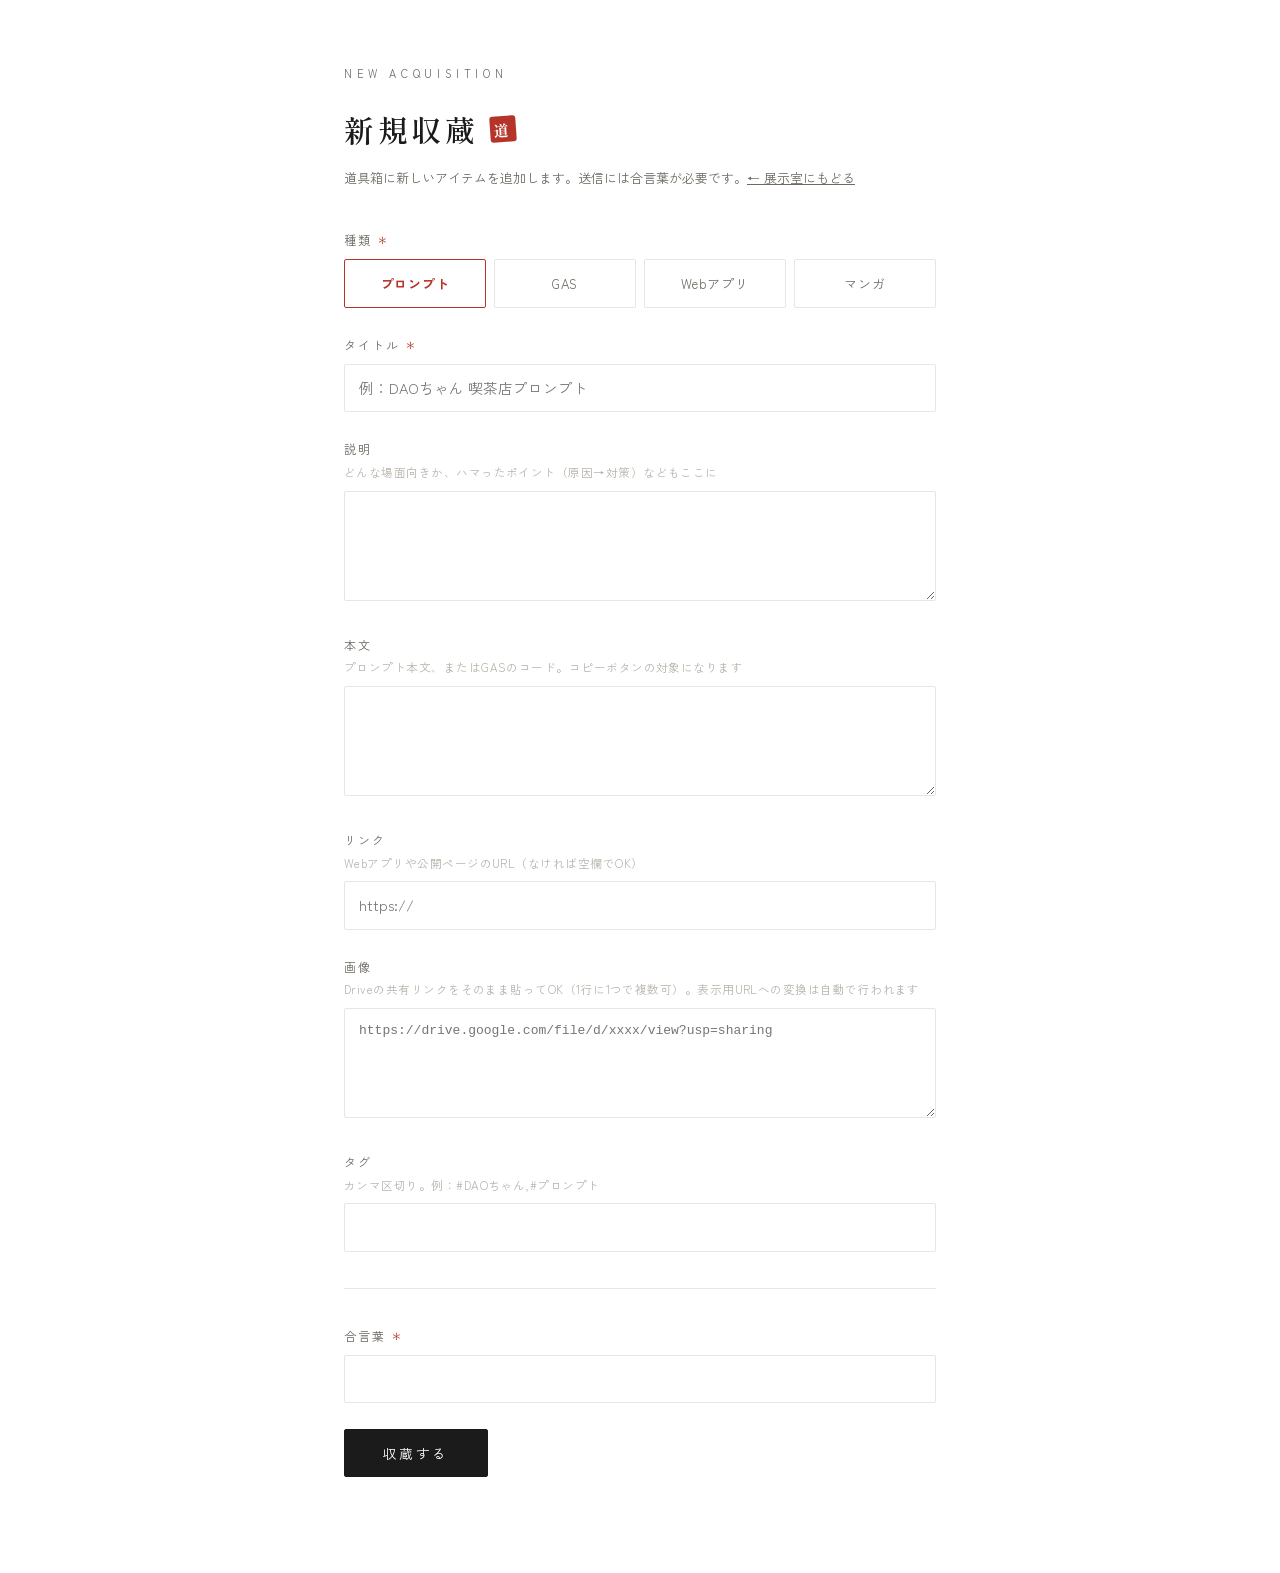
<file: admin.html>
<!DOCTYPE html>
<html lang="ja">
<head>
<meta charset="UTF-8">
<meta name="viewport" content="width=device-width, initial-scale=1.0">
<title>新規収蔵 | タダオの道具箱</title>
<meta name="robots" content="noindex">
<link rel="preconnect" href="https://fonts.googleapis.com">
<link rel="preconnect" href="https://fonts.gstatic.com" crossorigin>
<link href="https://fonts.googleapis.com/css2?family=Shippori+Mincho:wght@600;700&family=Zen+Kaku+Gothic+New:wght@400;500;700&display=swap" rel="stylesheet">
<style>
  :root {
    --paper: #FFFFFF;
    --wall: #FAF9F7;
    --ink: #1B1B1B;
    --sub: #6E6A63;
    --hairline: #E8E6E1;
    --seal: #B5342A;
    --mincho: "Shippori Mincho", "Hiragino Mincho ProN", serif;
    --gothic: "Zen Kaku Gothic New", "Hiragino Kaku Gothic ProN", sans-serif;
    --mono: ui-monospace, "SF Mono", Menlo, Consolas, monospace;
  }
  * { margin: 0; padding: 0; box-sizing: border-box; }
  @media (prefers-reduced-motion: reduce) {
    *, *::before, *::after { animation: none !important; transition: none !important; }
  }
  body {
    background: var(--paper);
    color: var(--ink);
    font-family: var(--gothic);
    font-size: 15px;
    line-height: 1.8;
    -webkit-font-smoothing: antialiased;
  }
  :focus-visible { outline: 2px solid var(--seal); outline-offset: 2px; }

  .wrap {
    max-width: 640px;
    margin: 0 auto;
    padding: 64px 24px 96px;
  }
  .eyebrow {
    font-size: 11px;
    letter-spacing: 0.42em;
    color: var(--sub);
    text-transform: uppercase;
    margin-bottom: 18px;
  }
  h1 {
    font-family: var(--mincho);
    font-weight: 600;
    font-size: 30px;
    letter-spacing: 0.12em;
    display: flex;
    align-items: center;
    gap: 12px;
    margin-bottom: 10px;
  }
  .seal {
    width: 26px; height: 26px;
    background: var(--seal);
    color: #fff;
    font-family: var(--mincho);
    font-size: 15px;
    font-weight: 700;
    display: inline-flex;
    align-items: center;
    justify-content: center;
    border-radius: 3px;
    transform: rotate(-4deg);
  }
  .lede { color: var(--sub); font-size: 13px; margin-bottom: 40px; }
  .lede a { color: var(--sub); }

  .field { margin-bottom: 26px; }
  label {
    display: block;
    font-size: 12px;
    letter-spacing: 0.16em;
    color: var(--sub);
    margin-bottom: 8px;
  }
  label .req { color: var(--seal); margin-left: 4px; }
  label .hint {
    display: block;
    letter-spacing: 0.04em;
    font-size: 11.5px;
    color: #B8B4AC;
    margin-top: 2px;
  }
  input[type="text"], input[type="url"], input[type="password"], select, textarea {
    width: 100%;
    border: 1px solid var(--hairline);
    background: var(--paper);
    font-family: inherit;
    font-size: 14.5px;
    line-height: 1.7;
    padding: 11px 14px;
    border-radius: 2px;
    color: var(--ink);
    transition: border-color .15s;
  }
  textarea { min-height: 110px; resize: vertical; }
  textarea.code { font-family: var(--mono); font-size: 13px; }
  input:focus, select:focus, textarea:focus { border-color: var(--ink); outline: none; }

  /* 種類セレクタ：4枚のプレートから選ぶ */
  .typegrid {
    display: grid;
    grid-template-columns: repeat(4, 1fr);
    gap: 8px;
  }
  .typegrid input { position: absolute; opacity: 0; pointer-events: none; }
  .typegrid label.plate {
    border: 1px solid var(--hairline);
    text-align: center;
    padding: 12px 4px;
    font-size: 13px;
    letter-spacing: 0.06em;
    color: var(--sub);
    cursor: pointer;
    margin: 0;
    border-radius: 2px;
    transition: border-color .15s, color .15s;
  }
  .typegrid input:checked + label.plate {
    border-color: var(--seal);
    color: var(--seal);
    font-weight: 700;
  }
  .typegrid input:focus-visible + label.plate { outline: 2px solid var(--seal); outline-offset: 2px; }

  .divider {
    border: none;
    border-top: 1px solid var(--hairline);
    margin: 36px 0;
  }

  .submitrow {
    display: flex;
    align-items: center;
    gap: 18px;
    margin-top: 8px;
  }
  .submitbtn {
    font-family: inherit;
    border: 1px solid var(--ink);
    background: var(--ink);
    color: #fff;
    font-size: 13.5px;
    letter-spacing: 0.18em;
    padding: 13px 38px;
    border-radius: 2px;
    cursor: pointer;
    transition: background .15s, border-color .15s;
  }
  .submitbtn:hover { background: var(--seal); border-color: var(--seal); }
  .submitbtn:disabled { background: #B8B4AC; border-color: #B8B4AC; cursor: wait; }

  .result {
    margin-top: 26px;
    padding: 16px 18px;
    border-radius: 2px;
    font-size: 13.5px;
    display: none;
  }
  .result.ok {
    display: block;
    background: var(--wall);
    border: 1px solid var(--hairline);
  }
  .result.ok .no {
    font-family: var(--mono);
    color: var(--seal);
    font-weight: 700;
  }
  .result.ng {
    display: block;
    background: #FBF1F0;
    border: 1px solid #E8C5C1;
    color: #8A2820;
  }
</style>
</head>
<body>
<div class="wrap">
  <p class="eyebrow">New Acquisition</p>
  <h1>新規収蔵<span class="seal" aria-hidden="true">道</span></h1>
  <p class="lede">道具箱に新しいアイテムを追加します。送信には合言葉が必要です。<a href="./index.html">← 展示室にもどる</a></p>

  <div class="field">
    <label>種類<span class="req">＊</span></label>
    <div class="typegrid" role="radiogroup" aria-label="種類">
      <input type="radio" name="type" value="prompt" id="t-prompt" checked>
      <label class="plate" for="t-prompt">プロンプト</label>
      <input type="radio" name="type" value="gas" id="t-gas">
      <label class="plate" for="t-gas">GAS</label>
      <input type="radio" name="type" value="webapp" id="t-webapp">
      <label class="plate" for="t-webapp">Webアプリ</label>
      <input type="radio" name="type" value="manga" id="t-manga">
      <label class="plate" for="t-manga">マンガ</label>
    </div>
  </div>

  <div class="field">
    <label for="f-title">タイトル<span class="req">＊</span></label>
    <input type="text" id="f-title" placeholder="例：DAOちゃん 喫茶店プロンプト">
  </div>

  <div class="field">
    <label for="f-desc">説明<span class="hint">どんな場面向きか、ハマったポイント（原因→対策）などもここに</span></label>
    <textarea id="f-desc"></textarea>
  </div>

  <div class="field">
    <label for="f-content">本文<span class="hint">プロンプト本文、またはGASのコード。コピーボタンの対象になります</span></label>
    <textarea id="f-content" class="code"></textarea>
  </div>

  <div class="field">
    <label for="f-url">リンク<span class="hint">Webアプリや公開ページのURL（なければ空欄でOK）</span></label>
    <input type="url" id="f-url" placeholder="https://">
  </div>

  <div class="field">
    <label for="f-images">画像<span class="hint">Driveの共有リンクをそのまま貼ってOK（1行に1つで複数可）。表示用URLへの変換は自動で行われます</span></label>
    <textarea id="f-images" class="code" placeholder="https://drive.google.com/file/d/xxxx/view?usp=sharing"></textarea>
  </div>

  <div class="field">
    <label for="f-tags">タグ<span class="hint">カンマ区切り。例：#DAOちゃん,#プロンプト</span></label>
    <input type="text" id="f-tags">
  </div>

  <hr class="divider">

  <div class="field">
    <label for="f-secret">合言葉<span class="req">＊</span></label>
    <input type="password" id="f-secret" autocomplete="off">
  </div>

  <div class="submitrow">
    <button class="submitbtn" id="submitBtn">収蔵する</button>
  </div>

  <div class="result" id="result" role="status"></div>
</div>

<script>
// ================= 設定 =================
const API_URL = 'https://script.google.com/macros/s/AKfycbzcPEbKXk8jthyQkEogZlgRV19X2yg77km7zlsBqoljkPiv_EYFDDcRbagaxayWwETs5Q/exec';

const btn = document.getElementById('submitBtn');
const result = document.getElementById('result');

btn.addEventListener('click', async () => {
  const payload = {
    secret: document.getElementById('f-secret').value,
    type: document.querySelector('input[name="type"]:checked').value,
    title: document.getElementById('f-title').value.trim(),
    description: document.getElementById('f-desc').value.trim(),
    content: document.getElementById('f-content').value,
    url: document.getElementById('f-url').value.trim(),
    images: document.getElementById('f-images').value.trim(),
    tags: document.getElementById('f-tags').value.trim()
  };

  // 送信前の簡単なチェック
  if (!payload.title) { return showResult(false, 'タイトルを入力してください'); }
  if (!payload.secret) { return showResult(false, '合言葉を入力してください'); }

  btn.disabled = true;
  btn.textContent = '収蔵中…';
  result.className = 'result';

  try {
    // CORS回避のためtext/plainで送信（GAS連携の定石）
    const res = await fetch(API_URL, {
      method: 'POST',
      headers: { 'Content-Type': 'text/plain;charset=utf-8' },
      body: JSON.stringify(payload)
    });
    const data = await res.json();

    if (data.ok) {
      showResult(true, '<span class="no">No.' + String(data.id).padStart(3, '0') + '</span> として収蔵しました。展示室を再読み込みすると表示されます。');
      clearForm();
    } else {
      showResult(false, '収蔵できませんでした：' + (data.error || '原因不明のエラー'));
    }
  } catch (e) {
    showResult(false, '通信エラーです。ネット接続と、GASのデプロイ設定（アクセス：全員）を確認してください。');
  }

  btn.disabled = false;
  btn.textContent = '収蔵する';
});

function showResult(ok, html) {
  result.className = 'result ' + (ok ? 'ok' : 'ng');
  result.innerHTML = html;
}

function clearForm() {
  ['f-title', 'f-desc', 'f-content', 'f-url', 'f-images', 'f-tags'].forEach(id => {
    document.getElementById(id).value = '';
  });
  // 合言葉は連続投稿しやすいよう残します
}
</script>
</body>
</html>
</file>
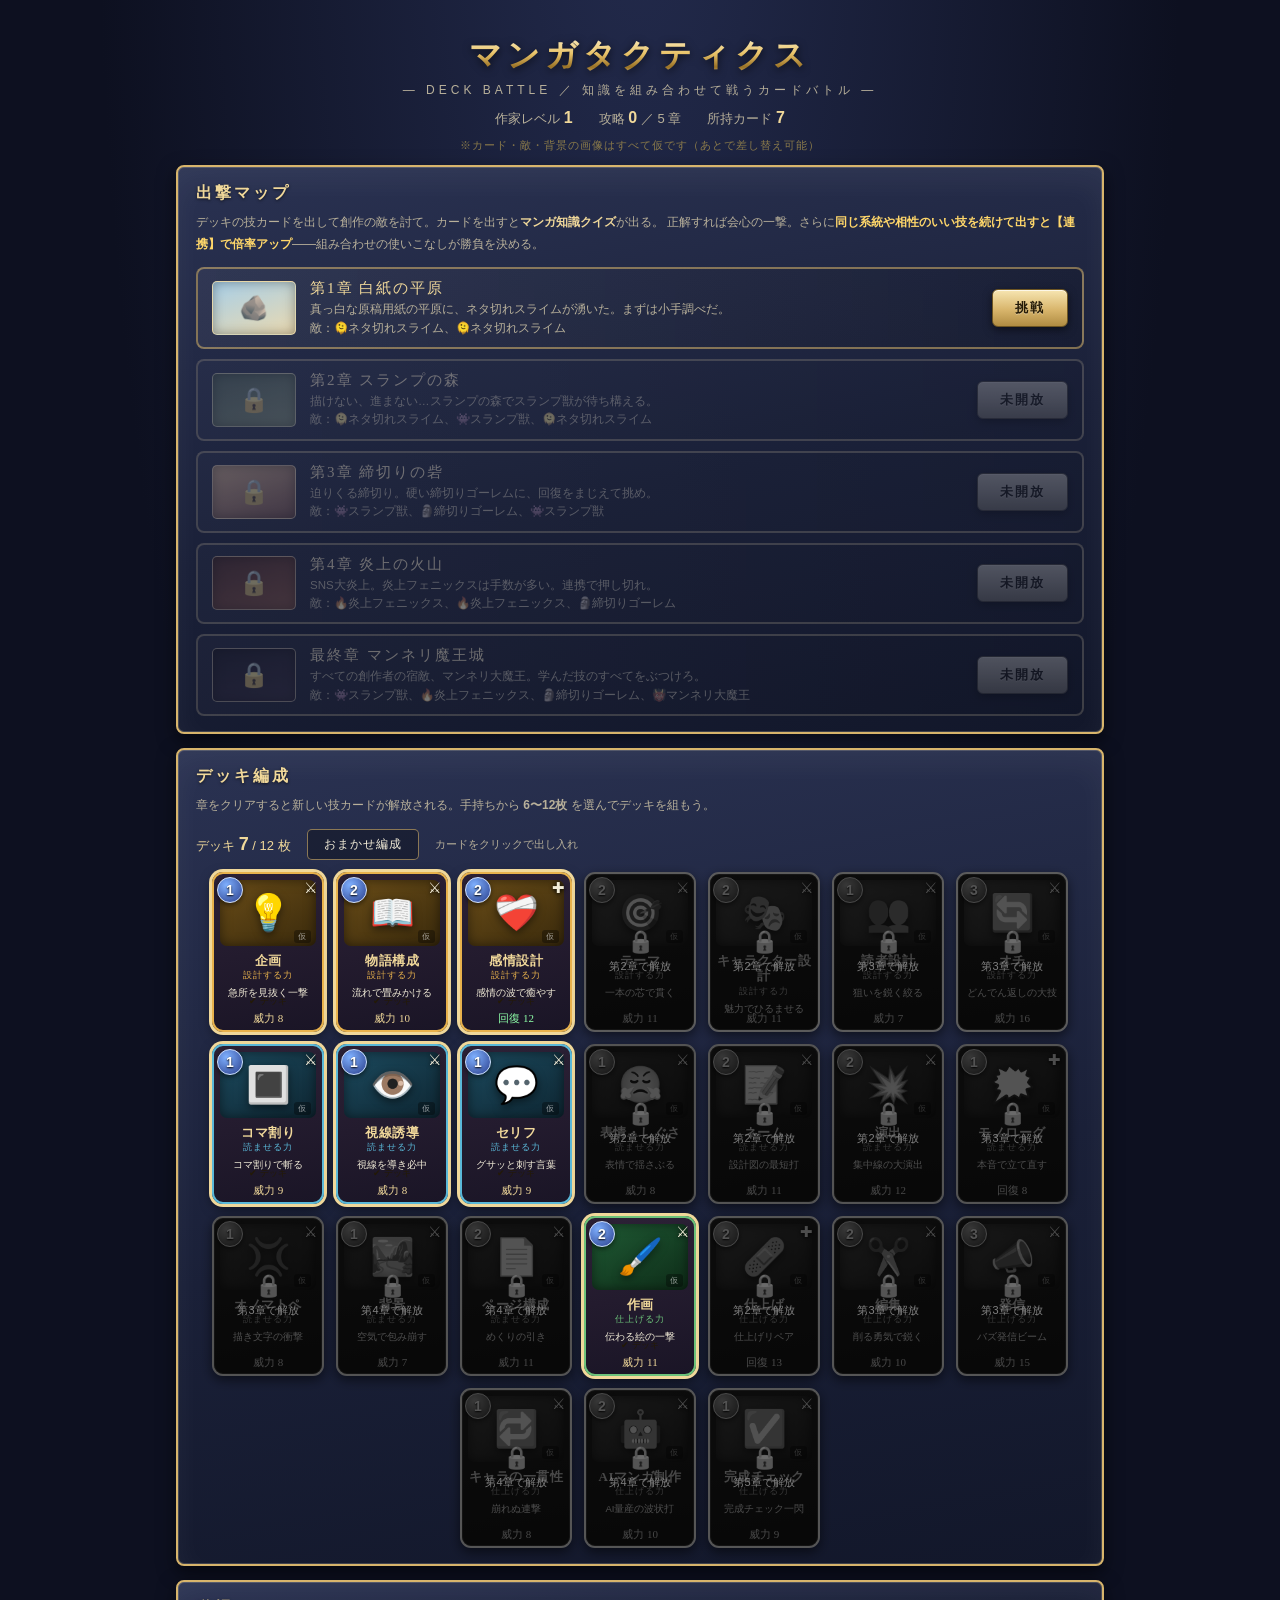
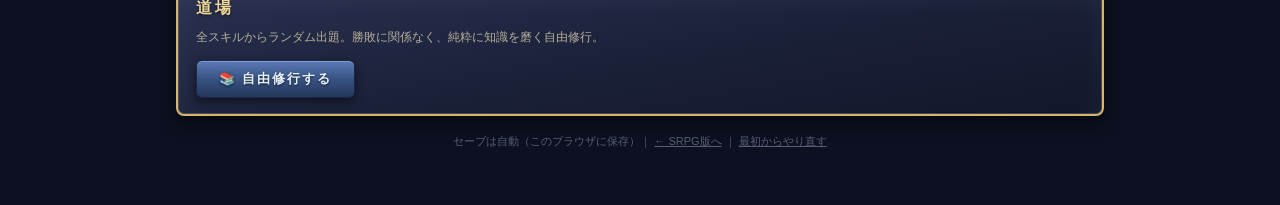
<file: apps/manga-skill-rpg/deck-battle.html>
<!DOCTYPE html>
<html lang="ja">
<head>
<meta charset="UTF-8">
<meta name="viewport" content="width=device-width, initial-scale=1.0">
<title>マンガタクティクス 〜デッキバトル〜</title>
<!--
  ============================================================
  マンガタクティクス デッキバトル版
  ------------------------------------------------------------
  ・カード ＝ quiz-data.js の各スキル（知識を足すとカードも増える）
  ・カードを出すとそのスキルのクイズが出題される
     正解＝会心の大ダメージ／不正解＝小ダメージ＋解説で学べる
  ・同じ「系統」を続けて出すと【連携】で倍率アップ（使いこなし）
  ・特定の組み合わせは【必殺コンボ】として追加ボーナス

  ★画像はすべて「仮（プレースホルダ）」です★
   ・カード絵 → CARD_META の img: "画像パス" を入れると差し替わる
   ・敵の絵   → ENEMY_TYPES の img: "画像パス"
   ・背景     → STAGES の bg: "画像パス"
   何も入れなければ、系統カラー＋絵文字の仮絵が表示されます。
  ============================================================
-->
<style>
  :root {
    --gold: #d8b56c;
    --gold-bright: #f0d89a;
    --ivory: #f2ecd8;
    --ivory-dim: #b8b09a;
    --navy1: #2a3252;
    --navy2: #1a2038;
    --navy3: #12172a;
    --hp: #6cd984;
    --dmg: #ff6b6b;
    --cyan: #7fd8e8;
    /* 系統カラー */
    --sys0: #e8b24c;  /* 設計する力 */
    --sys0b: #7a5a1c;
    --sys1: #5ab8d8;  /* 読ませる力 */
    --sys1b: #1c4a5e;
    --sys2: #6cc27a;  /* 仕上げる力 */
    --sys2b: #1f5a34;
  }
  * { margin: 0; padding: 0; box-sizing: border-box; }
  html { background: #0d1020; }
  body {
    font-family: "Hiragino Kaku Gothic ProN", "Hiragino Sans", Meiryo, sans-serif;
    background: radial-gradient(ellipse at 50% -10%, #232b4d 0%, #0d1020 60%), #0d1020;
    color: var(--ivory);
    min-height: 100vh;
    padding-bottom: 40px;
  }
  .serif { font-family: "Hiragino Mincho ProN", "Yu Mincho", "YuMincho", serif; }
  .wrap { max-width: 960px; margin: 0 auto; padding: 16px; }

  .fpanel {
    background: linear-gradient(170deg, var(--navy1) 0%, var(--navy2) 55%, var(--navy3) 100%);
    border: 2px solid var(--gold);
    border-radius: 8px;
    box-shadow: inset 0 0 0 1px rgba(255,245,210,0.18), inset 0 14px 30px rgba(255,255,255,0.05), 0 6px 18px rgba(0,0,0,0.55);
    padding: 16px 18px;
  }
  .fpanel h2 {
    font-family: "Hiragino Mincho ProN", "Yu Mincho", serif;
    font-size: 16px; letter-spacing: 3px; color: var(--gold-bright); margin-bottom: 8px;
    text-shadow: 0 1px 3px rgba(0,0,0,0.6);
  }
  .fpanel .desc { font-size: 12px; color: var(--ivory-dim); line-height: 1.8; margin-bottom: 12px; }
  .mb14 { margin-bottom: 14px; }

  header.top { text-align: center; padding: 18px 0 14px; }
  header.top h1 {
    font-family: "Hiragino Mincho ProN", "Yu Mincho", serif;
    font-size: 32px; letter-spacing: 5px;
    background: linear-gradient(180deg, #fdf3d0 0%, #e8c268 45%, #9a7226 75%, #f0d89a 100%);
    -webkit-background-clip: text; background-clip: text; color: transparent;
    filter: drop-shadow(0 2px 4px rgba(0,0,0,0.7));
  }
  header.top .sub { font-size: 12px; letter-spacing: 4px; color: var(--ivory-dim); margin-top: 4px; }
  .save-row { display: flex; justify-content: center; gap: 26px; margin-top: 10px; font-size: 13px; color: var(--ivory-dim); }
  .save-row b { color: var(--gold-bright); font-size: 16px; }

  .placeholder-note {
    text-align: center; font-size: 11px; color: #8a7a4a; margin: -4px 0 12px;
    letter-spacing: 1px;
  }

  /* ===== ボタン ===== */
  .gbtn {
    font-family: "Hiragino Mincho ProN", serif; font-size: 13px; font-weight: bold; letter-spacing: 2px;
    padding: 9px 22px; border-radius: 6px; cursor: pointer; color: #241a06;
    background: linear-gradient(180deg, #f7e6b2 0%, #d8b56c 55%, #b08c42 100%);
    border: 1px solid #6d5522; box-shadow: inset 0 1px 0 rgba(255,255,255,0.7), 0 3px 8px rgba(0,0,0,0.5);
    text-shadow: 0 1px 0 rgba(255,255,255,0.35);
  }
  .gbtn:hover { filter: brightness(1.1); }
  .gbtn:active { transform: translateY(1px); }
  .gbtn:disabled { filter: grayscale(1) brightness(0.7); cursor: not-allowed; }
  .gbtn.blue {
    color: #eaf4ff; background: linear-gradient(180deg, #5a7ab8 0%, #35507e 55%, #24365c 100%);
    border-color: #1a2745; text-shadow: 0 1px 2px rgba(0,0,0,0.6);
    box-shadow: inset 0 1px 0 rgba(255,255,255,0.25), 0 3px 8px rgba(0,0,0,0.5);
  }
  .sbtn {
    font-family: inherit; font-size: 12px; letter-spacing: 1px; padding: 6px 16px; border-radius: 5px; cursor: pointer;
    background: rgba(0,0,0,0.3); color: var(--ivory); border: 1px solid rgba(216,181,108,0.6);
  }
  .sbtn:hover { background: rgba(216,181,108,0.18); }

  /* ===== ステージ選択 ===== */
  .stage-list { display: flex; flex-direction: column; gap: 10px; }
  .stage-card {
    display: flex; align-items: center; gap: 14px;
    border: 2px solid rgba(216,181,108,0.55); border-radius: 8px; padding: 10px 14px;
    background: linear-gradient(90deg, rgba(255,255,255,0.05), rgba(0,0,0,0.15));
    transition: border-color 0.15s, transform 0.1s;
  }
  .stage-card:not(.locked):hover { border-color: var(--gold-bright); transform: translateX(3px); }
  .stage-card.locked { opacity: 0.42; filter: grayscale(0.6); }
  .stage-thumb {
    width: 84px; height: 54px; border-radius: 5px; flex: none; border: 1px solid rgba(240,216,154,0.6);
    display: flex; align-items: center; justify-content: center; font-size: 24px; overflow: hidden;
    box-shadow: inset 0 0 12px rgba(0,0,0,0.35); background-size: cover; background-position: center;
  }
  .stage-body { flex: 1; min-width: 0; }
  .stage-body .sname { font-family: "Hiragino Mincho ProN", serif; font-size: 15px; letter-spacing: 2px; color: var(--gold-bright); margin-bottom: 2px; }
  .stage-body .sinfo { font-size: 11.5px; color: var(--ivory-dim); line-height: 1.6; }
  .clear-mark { color: var(--gold-bright); font-size: 17px; margin-right: 4px; }

  footer { text-align: center; font-size: 11px; color: #565d75; margin-top: 18px; }
  .reset-link { color: #565d75; text-decoration: underline; cursor: pointer; background: none; border: none; font-size: 11px; font-family: inherit; }

  /* ===== カード（共通） ===== */
  .card {
    position: relative; width: 128px; height: 182px; border-radius: 11px; flex: none;
    background: linear-gradient(170deg, #2c2136 0%, #1a1526 100%);
    border: 2px solid var(--gold); cursor: pointer; user-select: none;
    box-shadow: 0 4px 12px rgba(0,0,0,0.55), inset 0 0 0 1px rgba(255,245,210,0.15);
    transition: transform 0.14s, box-shadow 0.14s, filter 0.14s;
    overflow: hidden;
  }
  .card.sys0 { border-color: var(--sys0); }
  .card.sys1 { border-color: var(--sys1); }
  .card.sys2 { border-color: var(--sys2); }
  .card .art {
    height: 82px; margin: 6px 6px 0; border-radius: 7px; overflow: hidden;
    display: flex; align-items: center; justify-content: center; position: relative;
    box-shadow: inset 0 0 12px rgba(0,0,0,0.5);
  }
  .card .art .ph-emoji { font-size: 44px; filter: drop-shadow(0 3px 4px rgba(0,0,0,0.5)); }
  .card .art img { width: 100%; height: 100%; object-fit: cover; }
  .card .art .ph-tag {
    position: absolute; bottom: 3px; right: 5px; font-size: 8px; letter-spacing: 1px;
    color: rgba(255,255,255,0.55); background: rgba(0,0,0,0.35); padding: 1px 4px; border-radius: 3px;
  }
  .card .cost {
    position: absolute; top: 3px; left: 3px; width: 26px; height: 26px; border-radius: 50%;
    background: radial-gradient(circle at 35% 30%, #7fb0ff, #2a3f8c);
    border: 1.5px solid #cfe0ff; display: flex; align-items: center; justify-content: center;
    font-weight: bold; font-size: 14px; color: #fff; text-shadow: 0 1px 2px #000; z-index: 3;
    box-shadow: 0 2px 5px rgba(0,0,0,0.5);
  }
  .card .type-icon {
    position: absolute; top: 5px; right: 5px; font-size: 15px; z-index: 3;
    filter: drop-shadow(0 1px 2px #000);
  }
  .card .cname {
    font-family: "Hiragino Mincho ProN", serif; text-align: center; font-size: 13px; font-weight: bold;
    color: var(--gold-bright); margin: 7px 4px 2px; letter-spacing: 0.5px; line-height: 1.2;
  }
  .card .csys {
    text-align: center; font-size: 8.5px; letter-spacing: 1px; margin-bottom: 4px;
    color: var(--ivory-dim);
  }
  .card .cbody {
    font-size: 9.5px; line-height: 1.45; color: var(--ivory); padding: 0 8px; text-align: center;
  }
  .card .cpow {
    position: absolute; bottom: 4px; left: 0; right: 0; text-align: center;
    font-family: "Hiragino Mincho ProN", serif; font-size: 11px; color: var(--gold-bright);
  }
  .card .cpow.heal { color: #8effa8; }

  /* ===== 手札 ===== */
  .battle-head {
    display: flex; align-items: center; gap: 12px; flex-wrap: wrap; padding: 10px 16px; margin-bottom: 12px;
  }
  .battle-head .bname { font-size: 16px; letter-spacing: 3px; color: var(--gold-bright); }
  .battle-head .turn { font-size: 12.5px; color: var(--ivory-dim); }
  .battle-head .spacer { flex: 1; }

  /* ===== 戦場（ボード） ===== */
  .board-outer {
    border: 2px solid var(--gold); border-radius: 10px; overflow: hidden; margin-bottom: 12px;
    box-shadow: inset 0 0 0 1px rgba(255,245,210,0.18), 0 8px 24px rgba(0,0,0,0.6);
  }
  .board {
    position: relative; min-height: 300px; padding: 16px; background-size: cover; background-position: center;
  }
  .board.theme-0 { background: linear-gradient(180deg, #a8cfe8 0%, #d8e2d8 50%, #d8c495 100%); }
  .board.theme-1 { background: linear-gradient(180deg, #274b46 0%, #3c6b58 50%, #4c6b48 100%); }
  .board.theme-2 { background: linear-gradient(180deg, #f0a35e 0%, #e07040 45%, #6e3a4a 100%); }
  .board.theme-3 { background: linear-gradient(180deg, #3a1620 0%, #6e2222 50%, #7e2e1e 100%); }
  .board.theme-4 { background: linear-gradient(180deg, #0c0c22 0%, #1e1a3e 55%, #2a1e44 100%); }
  .board.shake { animation: scshake 0.35s; }
  @keyframes scshake {
    0%,100% { transform: translate(0,0); } 20% { transform: translate(-5px,2px); }
    45% { transform: translate(4px,-2px); } 70% { transform: translate(-3px,1px); }
  }

  .enemy-row { display: flex; gap: 18px; justify-content: center; flex-wrap: wrap; margin-bottom: 10px; }
  .enemy {
    width: 108px; text-align: center; cursor: pointer; position: relative;
    transition: transform 0.14s;
  }
  .enemy:hover { transform: translateY(-4px); }
  .enemy.dead { opacity: 0; pointer-events: none; transition: opacity 0.4s; }
  .enemy .esprite {
    width: 92px; height: 92px; margin: 0 auto; border-radius: 12px; position: relative;
    background: radial-gradient(circle at 40% 30%, rgba(255,255,255,0.12), rgba(0,0,0,0.25));
    display: flex; align-items: center; justify-content: center; overflow: hidden;
    border: 1px solid rgba(255,255,255,0.18);
  }
  .enemy .esprite .eemoji { font-size: 52px; filter: drop-shadow(0 5px 4px rgba(0,0,0,0.45)); animation: idle 2.4s ease-in-out infinite; }
  .enemy.boss .esprite .eemoji { font-size: 66px; }
  .enemy .esprite img { width: 100%; height: 100%; object-fit: cover; }
  @keyframes idle { 0%,100% { transform: translateY(0); } 50% { transform: translateY(-4px); } }
  .enemy.hit .esprite { animation: hitflash 0.4s; }
  @keyframes hitflash {
    0%,100% { filter: none; transform: translateX(0); }
    25% { filter: brightness(3); transform: translateX(-5px); }
    60% { transform: translateX(4px); }
  }
  .enemy.targeted .esprite { box-shadow: 0 0 0 3px var(--dmg), 0 0 16px rgba(255,80,70,0.7); }
  .enemy .ename { font-size: 11px; color: #fff; margin-top: 4px; text-shadow: 0 1px 3px #000; line-height: 1.3; }
  .enemy .ehp {
    height: 8px; margin: 3px 6px 0; background: rgba(0,0,0,0.55); border-radius: 4px; overflow: hidden;
    border: 1px solid rgba(255,255,255,0.3);
  }
  .enemy .ehp i { display: block; height: 100%; background: linear-gradient(180deg, #ffb0a0, #e05540); transition: width 0.35s; }
  .enemy .ehp-num { font-size: 9px; color: #fff; text-shadow: 0 1px 2px #000; margin-top: 1px; }
  .enemy .intent {
    position: absolute; top: -8px; right: 6px; font-size: 11px; color: #fff;
    background: rgba(180,40,30,0.85); border-radius: 10px; padding: 1px 7px; white-space: nowrap;
    border: 1px solid rgba(255,180,170,0.6);
  }

  /* プレイヤー（作家）バー */
  .player-bar {
    display: flex; align-items: center; gap: 14px; margin-top: 8px;
    background: rgba(6,8,20,0.55); border: 1px solid rgba(216,181,108,0.5); border-radius: 10px; padding: 8px 14px;
  }
  .player-bar .pavatar {
    width: 52px; height: 52px; border-radius: 10px; flex: none; font-size: 30px;
    display: flex; align-items: center; justify-content: center; overflow: hidden;
    background: radial-gradient(circle at 35% 30%, #46548a, #222c50);
    border: 2px solid var(--gold); box-shadow: inset 0 0 8px rgba(0,0,0,0.4);
  }
  .player-bar .pavatar img { width: 100%; height: 100%; object-fit: cover; }
  .player-bar .pinfo { flex: 1; min-width: 160px; }
  .player-bar .pname { font-size: 13px; color: var(--gold-bright); font-family: "Hiragino Mincho ProN", serif; letter-spacing: 1px; }
  .php-line { display: flex; align-items: center; gap: 8px; margin-top: 4px; }
  .php-track { flex: 1; height: 12px; background: rgba(0,0,0,0.55); border-radius: 6px; border: 1px solid rgba(255,255,255,0.25); overflow: hidden; }
  .php-track i { display: block; height: 100%; background: linear-gradient(180deg, #a2efaf, #4cbf62); border-radius: 5px; transition: width 0.35s; }
  .php-num { font-size: 12px; color: var(--ivory); min-width: 66px; }
  .php-num b { color: #fff; }

  /* エネルギー & 連携 */
  .resource-row { display: flex; align-items: center; gap: 16px; flex-wrap: wrap; }
  .energy { display: flex; align-items: center; gap: 6px; }
  .energy .lab { font-size: 11px; color: var(--cyan); letter-spacing: 1px; }
  .orb {
    width: 20px; height: 20px; border-radius: 50%; border: 1.5px solid #cfe0ff;
    background: radial-gradient(circle at 35% 30%, #7fb0ff, #2a3f8c);
    box-shadow: 0 0 8px rgba(120,170,255,0.6);
  }
  .orb.spent { background: #1a2038; box-shadow: none; border-color: #3a4468; }
  .combo-meter { display: flex; align-items: center; gap: 8px; font-size: 12px; }
  .combo-meter .clab { color: var(--gold-bright); letter-spacing: 1px; }
  .combo-meter .cval { font-family: "Hiragino Mincho ProN", serif; font-size: 15px; color: #ffd76a; }
  .combo-meter .cval.hot { text-shadow: 0 0 10px rgba(255,180,60,0.9); }

  /* 手札エリア */
  .hand-panel { padding: 12px 14px 8px; }
  .hand-title { font-family: "Hiragino Mincho ProN", serif; letter-spacing: 3px; font-size: 13px; color: var(--gold-bright); margin-bottom: 4px; }
  .hand-sub { font-size: 11px; color: var(--ivory-dim); margin-bottom: 10px; }
  .hand {
    display: flex; gap: 10px; justify-content: center; flex-wrap: wrap; min-height: 190px; align-items: flex-end;
  }
  .hand .card.playable:hover { transform: translateY(-12px) scale(1.04); box-shadow: 0 12px 22px rgba(0,0,0,0.6), 0 0 14px rgba(240,216,154,0.4); z-index: 5; }
  .hand .card.unplayable { filter: grayscale(0.55) brightness(0.68); cursor: not-allowed; }
  .pile-info { display: flex; justify-content: center; gap: 20px; font-size: 11px; color: var(--ivory-dim); margin-top: 8px; }

  /* ダメージ数字 */
  .float-layer { position: absolute; inset: 0; pointer-events: none; z-index: 50; }
  .dmg-float {
    position: absolute; transform: translateX(-50%); text-align: center;
    font-family: "Hiragino Mincho ProN", serif; font-weight: bold; font-size: 26px; color: #fff;
    text-shadow: 0 0 4px #000, 2px 2px 0 #000, -2px 2px 0 #000, 2px -2px 0 #000, -2px -2px 0 #000;
    animation: dmgup 1s ease-out forwards; white-space: nowrap;
  }
  .dmg-float.heal { color: #8effa8; }
  .dmg-float.crit { color: var(--gold-bright); font-size: 32px; }
  @keyframes dmgup {
    0% { opacity: 0; transform: translate(-50%,6px) scale(0.7); }
    18% { opacity: 1; transform: translate(-50%,-6px) scale(1.15); }
    38% { transform: translate(-50%,-10px) scale(1); }
    100% { opacity: 0; transform: translate(-50%,-40px) scale(1); }
  }

  /* バナー */
  .banner {
    position: absolute; left: 0; right: 0; top: 40%; height: 60px; z-index: 60;
    display: flex; align-items: center; justify-content: center;
    background: linear-gradient(90deg, transparent, rgba(10,12,26,0.85) 18%, rgba(10,12,26,0.85) 82%, transparent);
    border-top: 1px solid rgba(240,216,154,0.7); border-bottom: 1px solid rgba(240,216,154,0.7);
    pointer-events: none; animation: bannerIn 1.5s ease forwards;
  }
  .banner .btext { font-family: "Hiragino Mincho ProN", serif; font-size: 24px; letter-spacing: 8px; color: var(--gold-bright); text-shadow: 0 2px 8px rgba(0,0,0,0.9); white-space: nowrap; }
  .banner .btext small { display: block; text-align: center; font-size: 11px; letter-spacing: 4px; color: var(--ivory-dim); }
  .banner.red .btext { color: #ff9080; }
  .banner.combo .btext { color: #ffd76a; }
  @keyframes bannerIn {
    0% { opacity: 0; transform: scaleX(0.2); } 14% { opacity: 1; transform: scaleX(1); }
    82% { opacity: 1; } 100% { opacity: 0; }
  }

  #blog { font-size: 12px; line-height: 1.9; max-height: 120px; overflow-y: auto; color: var(--ivory-dim); }
  #blog p { border-bottom: 1px dashed rgba(216,181,108,0.2); padding: 2px 0; }
  #blog p:first-child { color: var(--ivory); }

  /* ===== デッキ編成 ===== */
  .deck-count { font-size: 13px; color: var(--gold-bright); }
  .deck-count b { font-size: 18px; }
  .collection { display: flex; flex-wrap: wrap; gap: 12px; justify-content: center; }
  .collection .card.mini { width: 112px; height: 160px; }
  .collection .card.mini .art { height: 66px; }
  .collection .card.mini .art .ph-emoji { font-size: 36px; }
  .collection .card.in-deck { box-shadow: 0 0 0 3px var(--gold-bright), 0 4px 12px rgba(0,0,0,0.55); }
  .collection .card.locked { filter: grayscale(1) brightness(0.5); cursor: not-allowed; }
  .collection .card .deck-badge {
    position: absolute; bottom: 22px; left: 0; right: 0; text-align: center; font-size: 9px;
    color: #241a06; z-index: 4;
  }
  .collection .card .lock-tag {
    position: absolute; inset: 0; display: flex; align-items: center; justify-content: center;
    flex-direction: column; gap: 4px; font-size: 11px; color: #fff; z-index: 5; background: rgba(0,0,0,0.35);
  }
  .lock-tag .lk { font-size: 22px; }

  /* ===== モーダル ===== */
  .modal-bg { display: none; position: fixed; inset: 0; background: rgba(4,6,16,0.78); z-index: 2000; padding: 20px; overflow-y: auto; }
  .modal-bg.show { display: flex; align-items: flex-start; justify-content: center; }
  .modal {
    background: linear-gradient(170deg, var(--navy1) 0%, var(--navy2) 55%, var(--navy3) 100%);
    border: 2px solid var(--gold); border-radius: 10px;
    box-shadow: inset 0 0 0 1px rgba(255,245,210,0.18), 0 14px 40px rgba(0,0,0,0.8);
    max-width: 580px; width: 100%; padding: 26px 28px; margin-top: 36px; animation: mpop 0.22s ease-out;
  }
  @keyframes mpop { from { transform: scale(0.94); opacity: 0; } to { transform: scale(1); opacity: 1; } }
  .modal h3 { font-family: "Hiragino Mincho ProN", serif; font-size: 19px; letter-spacing: 3px; color: var(--gold-bright); margin-bottom: 6px; }
  .skill-tag { display: inline-block; font-size: 11.5px; letter-spacing: 1px; border: 1px solid rgba(216,181,108,0.7); color: var(--gold-bright); padding: 3px 12px; border-radius: 3px; margin-bottom: 14px; background: rgba(0,0,0,0.25); }
  .question { font-size: 15px; line-height: 1.8; color: var(--ivory); background: rgba(0,0,0,0.3); border: 1px solid rgba(216,181,108,0.3); border-radius: 8px; padding: 14px 16px; margin-bottom: 14px; }
  .choice-btn { display: block; width: 100%; text-align: left; font-family: inherit; font-size: 14px; color: var(--ivory); background: rgba(255,255,255,0.04); padding: 12px 14px 12px 32px; margin-bottom: 8px; border: 1px solid rgba(216,181,108,0.4); border-radius: 6px; cursor: pointer; line-height: 1.6; position: relative; }
  .choice-btn:hover { background: rgba(216,181,108,0.16); border-color: var(--gold-bright); }
  .choice-btn:hover::before { content: "▶"; position: absolute; left: 12px; top: 14px; font-size: 10px; color: var(--gold-bright); }
  .choice-btn.correct { background: rgba(76,191,98,0.22); border-color: #6cd984; color: #c8f5d0; font-weight: bold; }
  .choice-btn.wrong { background: rgba(224,85,64,0.2); border-color: #e05540; color: #ffc4ba; }
  .choice-btn:disabled { cursor: default; }
  .explain { display: none; background: rgba(216,181,108,0.1); border: 1px dashed rgba(240,216,154,0.6); border-radius: 8px; padding: 14px 16px; font-size: 13px; line-height: 1.9; margin-top: 6px; color: var(--ivory); }
  .explain .head { font-family: "Hiragino Mincho ProN", serif; font-weight: bold; margin-bottom: 6px; font-size: 15px; color: var(--gold-bright); }
  .modal-footer { text-align: center; margin-top: 18px; }
  .result-big { text-align: center; font-family: "Hiragino Mincho ProN", serif; font-size: 26px; letter-spacing: 6px; color: var(--gold-bright); margin-bottom: 12px; text-shadow: 0 2px 8px rgba(0,0,0,0.8); }
  .result-body { font-size: 14px; line-height: 2; text-align: center; color: var(--ivory); }
  .result-body b { color: var(--gold-bright); }

  .toast { position: fixed; top: 18px; left: 50%; transform: translateX(-50%); background: linear-gradient(180deg, var(--navy1), var(--navy3)); color: var(--gold-bright); font-size: 13px; letter-spacing: 1px; padding: 10px 26px; border: 1px solid var(--gold); border-radius: 24px; z-index: 3000; box-shadow: 0 6px 20px rgba(0,0,0,0.7); animation: tflash 2s ease forwards; }
  @keyframes tflash { 0% { transform: translateX(-50%) translateY(-50px); opacity: 0; } 12% { transform: translateX(-50%) translateY(0); opacity: 1; } 80% { opacity: 1; } 100% { opacity: 0; } }
</style>
</head>
<body>
<div class="wrap">

  <header class="top">
    <h1>マンガタクティクス</h1>
    <div class="sub">— DECK BATTLE ／ 知識を組み合わせて戦うカードバトル —</div>
    <div class="save-row">
      <span>作家レベル <b id="hd-level">1</b></span>
      <span>攻略 <b id="hd-cleared">0</b> ／ 5 章</span>
      <span>所持カード <b id="hd-cards">0</b></span>
    </div>
  </header>
  <div class="placeholder-note">※カード・敵・背景の画像はすべて仮です（あとで差し替え可能）</div>

  <!-- ============ ホーム（ステージ選択＋デッキ） ============ -->
  <div id="screen-home">
    <div class="fpanel mb14">
      <h2>出撃マップ</h2>
      <div class="desc">
        デッキの技カードを出して創作の敵を討て。カードを出すと<b style="color:var(--gold-bright)">マンガ知識クイズ</b>が出る。
        正解すれば会心の一撃。さらに<b style="color:#ffd76a">同じ系統や相性のいい技を続けて出すと【連携】で倍率アップ</b>——組み合わせの使いこなしが勝負を決める。
      </div>
      <div class="stage-list" id="stage-list"></div>
    </div>

    <div class="fpanel mb14">
      <h2>デッキ編成</h2>
      <div class="desc">章をクリアすると新しい技カードが解放される。手持ちから <b>6〜12枚</b> を選んでデッキを組もう。</div>
      <div style="display:flex; align-items:center; gap:16px; flex-wrap:wrap; margin-bottom:12px;">
        <span class="deck-count">デッキ <b id="deck-num">0</b> / 12 枚</span>
        <button class="sbtn" id="btn-auto-deck">おまかせ編成</button>
        <span style="font-size:11px;color:var(--ivory-dim);">カードをクリックで出し入れ</span>
      </div>
      <div class="collection" id="collection"></div>
    </div>

    <div class="fpanel mb14">
      <h2>道場</h2>
      <div class="desc">全スキルからランダム出題。勝敗に関係なく、純粋に知識を磨く自由修行。</div>
      <button class="gbtn blue" id="btn-dojo">📚 自由修行する</button>
    </div>

    <footer>
      セーブは自動（このブラウザに保存）｜
      <a href="index.html" style="color:#565d75;">← SRPG版へ</a> ｜
      <button class="reset-link" id="btn-reset">最初からやり直す</button>
    </footer>
  </div>

  <!-- ============ バトル ============ -->
  <div id="screen-battle" style="display:none;">
    <div class="fpanel battle-head">
      <span class="bname serif" id="bt-name"></span>
      <span class="turn">TURN <b id="bt-turn">1</b></span>
      <span class="spacer"></span>
      <button class="sbtn" id="btn-endturn">⏭ ターン終了</button>
      <button class="sbtn" id="btn-retreat">🏳 撤退</button>
    </div>

    <div class="board-outer">
      <div class="board" id="board">
        <div class="enemy-row" id="enemy-row"></div>
        <div class="player-bar">
          <div class="pavatar" id="p-avatar">✍️</div>
          <div class="pinfo">
            <div class="pname">あなた（作家）</div>
            <div class="php-line">
              <div class="php-track"><i id="php-fill" style="width:100%"></i></div>
              <span class="php-num">HP <b id="php-num">0</b>/<span id="php-max">0</span></span>
            </div>
          </div>
        </div>
        <div class="float-layer" id="float-layer"></div>
      </div>
    </div>

    <div class="fpanel mb14">
      <div class="resource-row">
        <div class="energy">
          <span class="lab">ENERGY</span>
          <div id="orbs" style="display:flex; gap:6px;"></div>
        </div>
        <div class="combo-meter">
          <span class="clab">連携</span>
          <span class="cval" id="combo-val">×1.0</span>
          <span id="combo-note" style="font-size:11px;color:var(--ivory-dim);"></span>
        </div>
      </div>
    </div>

    <div class="fpanel hand-panel mb14">
      <div class="hand-title">HAND ─ 手札</div>
      <div class="hand-sub" id="hand-sub">カードをクリックして技を出す。まず攻撃したい敵をクリックで選択（初期は左端）。</div>
      <div class="hand" id="hand"></div>
      <div class="pile-info">
        <span>🂠 山札 <b id="draw-num">0</b></span>
        <span>🗑 捨札 <b id="disc-num">0</b></span>
      </div>
    </div>

    <div class="fpanel">
      <div class="hand-title">LOG ─ 戦況</div>
      <div id="blog"></div>
    </div>
  </div>
</div>

<!-- クイズモーダル -->
<div class="modal-bg" id="quiz-modal">
  <div class="modal">
    <h3 id="quiz-title">技の発動</h3>
    <span class="skill-tag" id="quiz-skill"></span>
    <div class="question" id="quiz-q"></div>
    <div id="quiz-choices"></div>
    <div class="explain" id="quiz-explain"></div>
    <div class="modal-footer"><button class="gbtn" id="quiz-close" style="display:none;">とじる</button></div>
  </div>
</div>

<!-- 結果モーダル -->
<div class="modal-bg" id="result-modal">
  <div class="modal">
    <div class="result-big" id="res-big"></div>
    <div class="result-body" id="res-body"></div>
    <div class="modal-footer"><button class="gbtn" id="res-close">とじる</button></div>
  </div>
</div>

<script src="quiz-data.js"></script>
<script>
"use strict";

/* ============================================================
   系統（3つの力）── 連携判定と色に使う
============================================================ */
const SYS = [
  { id: 0, name: "設計する力", color: "var(--sys0)", grad: "linear-gradient(150deg,#6a4d18,#3a2a0c)" },
  { id: 1, name: "読ませる力", color: "var(--sys1)", grad: "linear-gradient(150deg,#1c4a5e,#0e2632)" },
  { id: 2, name: "仕上げる力", color: "var(--sys2)", grad: "linear-gradient(150deg,#1f5a34,#0e2c18)" },
];

/* ============================================================
   カード定義
   ─────────────────────────────────────────
   ★カード＝ quiz-data.js のスキル。ここに無いスキルを quiz-data に
     足しても、既定値のカードとして自動で登場します。
   ★画像を入れたいときは img: "画像パス" を足すだけ。
     type: "atk"=攻撃 / "heal"=回復
     sys : 0=設計 / 1=読ませる / 2=仕上げる
     cost: 消費エネルギー / power: 基礎威力 / unlock: 解放される章(0=最初から)
============================================================ */
const CARD_META = {
  // ── 設計する力 (sys0) ──
  kikaku: { sys:0, type:"atk",  cost:1, power:8,  emoji:"💡", unlock:0, flavor:"急所を見抜く一撃" },
  theme:  { sys:0, type:"atk",  cost:2, power:11, emoji:"🎯", unlock:1, flavor:"一本の芯で貫く" },
  dokusha:{ sys:0, type:"atk",  cost:1, power:7,  emoji:"👥", unlock:2, flavor:"狙いを鋭く絞る" },
  chara:  { sys:0, type:"atk",  cost:2, power:11, emoji:"🎭", unlock:1, flavor:"魅力でひるませる" },
  story:  { sys:0, type:"atk",  cost:2, power:10, emoji:"📖", unlock:0, flavor:"流れで畳みかける" },
  kanjo:  { sys:0, type:"heal", cost:2, power:12, emoji:"❤️‍🩹", unlock:0, flavor:"感情の波で癒やす" },
  ochi:   { sys:0, type:"atk",  cost:3, power:16, emoji:"🔄", unlock:2, flavor:"どんでん返しの大技" },
  // ── 読ませる力 (sys1) ──
  name:    { sys:1, type:"atk",  cost:2, power:11, emoji:"📝", unlock:1, flavor:"設計図の最短打" },
  koma:    { sys:1, type:"atk",  cost:1, power:9,  emoji:"🔳", unlock:0, flavor:"コマ割りで斬る" },
  shisen:  { sys:1, type:"atk",  cost:1, power:8,  emoji:"👁️", unlock:0, flavor:"視線を導き必中" },
  serifu:  { sys:1, type:"atk",  cost:1, power:9,  emoji:"💬", unlock:0, flavor:"グサッと刺す言葉" },
  mono:    { sys:1, type:"heal", cost:1, power:8,  emoji:"🗯️", unlock:2, flavor:"本音で立て直す" },
  hyojo:   { sys:1, type:"atk",  cost:1, power:8,  emoji:"😤", unlock:1, flavor:"表情で揺さぶる" },
  enshutsu:{ sys:1, type:"atk",  cost:2, power:12, emoji:"💥", unlock:1, flavor:"集中線の大演出" },
  haikei:  { sys:1, type:"atk",  cost:1, power:7,  emoji:"🏞️", unlock:3, flavor:"空気で包み崩す" },
  onoma:   { sys:1, type:"atk",  cost:1, power:8,  emoji:"💢", unlock:2, flavor:"描き文字の衝撃" },
  page:    { sys:1, type:"atk",  cost:2, power:11, emoji:"📄", unlock:3, flavor:"めくりの引き" },
  // ── 仕上げる力 (sys2) ──
  sakuga:  { sys:2, type:"atk",  cost:2, power:11, emoji:"🖌️", unlock:0, flavor:"伝わる絵の一撃" },
  ikkan:   { sys:2, type:"atk",  cost:1, power:8,  emoji:"🔁", unlock:3, flavor:"崩れぬ連撃" },
  aimanga: { sys:2, type:"atk",  cost:2, power:10, emoji:"🤖", unlock:3, flavor:"AI量産の波状打" },
  shiage2: { sys:2, type:"heal", cost:2, power:13, emoji:"🩹", unlock:1, flavor:"仕上げリペア" },
  henshu:  { sys:2, type:"atk",  cost:2, power:10, emoji:"✂️", unlock:2, flavor:"削る勇気で鋭く" },
  hasshin: { sys:2, type:"atk",  cost:3, power:15, emoji:"📣", unlock:2, flavor:"バズ発信ビーム" },
  check:   { sys:2, type:"atk",  cost:1, power:9,  emoji:"✅", unlock:4, flavor:"完成チェック一閃" },
};
const DEFAULT_META = { sys:0, type:"atk", cost:2, power:10, emoji:"❓", unlock:0, flavor:"新しい技" };

/* SKILL_NAMES（quiz-data.js）に載っている全スキルをカード化 */
function buildCards() {
  const cards = {};
  for (const id in SKILL_NAMES) {
    const m = CARD_META[id] || DEFAULT_META;
    cards[id] = {
      id, name: SKILL_NAMES[id],
      sys: m.sys, type: m.type, cost: m.cost, power: m.power,
      emoji: m.emoji, flavor: m.flavor, unlock: m.unlock, img: m.img || null,
    };
  }
  return cards;
}
const CARDS = buildCards();
const ALL_IDS = Object.keys(CARDS);

/* ============================================================
   必殺コンボ（相性のいい2枚を続けて出すと追加ボーナス＝使いこなし）
   ─ 順番はどちらでもOK。teachで「なぜ効くか」を一言学べる
============================================================ */
const SYNERGIES = [
  { pair:["koma","enshutsu"], name:"迫力の見せ場", teach:"大ゴマ×集中線で見せ場の迫力が跳ね上がる" },
  { pair:["shisen","koma"],   name:"流れる誌面",   teach:"視線誘導×コマ割りで、読者が迷わず読み進める" },
  { pair:["serifu","hyojo"],  name:"刺さる感情",   teach:"セリフ×表情で、キャラの感情がまっすぐ届く" },
  { pair:["story","ochi"],    name:"納得のオチ",   teach:"構成×オチで『そういうことか！』の快感が生まれる" },
  { pair:["kanjo","mono"],    name:"深い共感",     teach:"感情設計×モノローグで、読者の共感が一気に深まる" },
  { pair:["chara","story"],   name:"動き出す主役", teach:"キャラ×物語構成で、主人公が自分から動き出す" },
  { pair:["sakuga","haikei"], name:"説得力の絵",   teach:"作画×背景で、その場に居るような説得力が出る" },
  { pair:["hasshin","ochi"],  name:"バズる最終コマ", teach:"発信×オチで、最後のコマがシェアを呼ぶ" },
  { pair:["theme","chara"],   name:"芯のある主役", teach:"テーマ×キャラで、主人公の選択に説得力が宿る" },
  { pair:["name","koma"],     name:"設計どおり",   teach:"ネーム×コマ割りで、狙いどおりの流れを作れる" },
];
function findSynergy(a, b) {
  return SYNERGIES.find(s => (s.pair[0]===a && s.pair[1]===b) || (s.pair[0]===b && s.pair[1]===a)) || null;
}

/* ============================================================
   敵・ステージ（SRPG版を流用）
============================================================ */
const ENEMY_TYPES = {
  slime:   { name:"ネタ切れスライム", emoji:"🫠", hp:16, atk:5, /* img:"" */ },
  beast:   { name:"スランプ獣",       emoji:"👾", hp:24, atk:6 },
  golem:   { name:"締切りゴーレム",   emoji:"🗿", hp:36, atk:8 },
  phoenix: { name:"炎上フェニックス", emoji:"🔥", hp:26, atk:7 },
  king:    { name:"マンネリ大魔王",   emoji:"👹", hp:70, atk:9, boss:true },
};
const STAGES = [
  { name:"第1章 白紙の平原", theme:0, deco:"🪨", /* bg:"" */
    intro:"真っ白な原稿用紙の平原に、ネタ切れスライムが湧いた。まずは小手調べだ。",
    enemies:["slime","slime"] },
  { name:"第2章 スランプの森", theme:1, deco:"🌲",
    intro:"描けない、進まない…スランプの森でスランプ獣が待ち構える。",
    enemies:["slime","beast","slime"] },
  { name:"第3章 締切りの砦", theme:2, deco:"🧱",
    intro:"迫りくる締切り。硬い締切りゴーレムに、回復をまじえて挑め。",
    enemies:["beast","golem","beast"] },
  { name:"第4章 炎上の火山", theme:3, deco:"🌋",
    intro:"SNS大炎上。炎上フェニックスは手数が多い。連携で押し切れ。",
    enemies:["phoenix","phoenix","golem"] },
  { name:"最終章 マンネリ魔王城", theme:4, deco:"🕯️",
    intro:"すべての創作者の宿敵、マンネリ大魔王。学んだ技のすべてをぶつけろ。",
    enemies:["beast","phoenix","golem","king"] },
];

/* ============================================================
   セーブ
============================================================ */
const SAVE_KEY = "mangaDeckBattle_v1";
const HAND_SIZE = 5, MAX_ENERGY = 3, DECK_MIN = 6, DECK_MAX = 12;

let save = loadSave() || newSave();
function newSave() {
  const starter = ALL_IDS.filter(id => CARDS[id].unlock === 0).slice(0, DECK_MAX);
  return { cleared: 0, level: 1, qIdx: {}, deck: starter };
}
function loadSave() {
  try {
    const raw = localStorage.getItem(SAVE_KEY);
    if (!raw) return null;
    const s = JSON.parse(raw);
    if (!s || typeof s.level !== "number") return null;
    if (!Array.isArray(s.deck)) s.deck = [];
    s.deck = s.deck.filter(id => CARDS[id]);      // 消えたスキルを掃除
    return s;
  } catch { return null; }
}
function persist() { localStorage.setItem(SAVE_KEY, JSON.stringify(save)); }
function isUnlocked(id) { return CARDS[id].unlock <= save.cleared; }

/* ============================================================
   ユーティリティ
============================================================ */
const $ = id => document.getElementById(id);
const sleep = ms => new Promise(r => setTimeout(r, ms));
function rand(n) { return Math.floor(Math.random() * n); }
function shuffle(a) { for (let i=a.length-1;i>0;i--){ const j=rand(i+1); [a[i],a[j]]=[a[j],a[i]]; } return a; }
function toast(msg) {
  const el = document.createElement("div");
  el.className = "toast"; el.textContent = msg;
  document.body.appendChild(el); setTimeout(() => el.remove(), 2100);
}
function getQuiz(skillId) {
  const bank = QUIZ[skillId];
  if (!bank || !bank.length) return null;
  const i = (save.qIdx[skillId] || 0) % bank.length;
  save.qIdx[skillId] = i + 1; persist();
  return bank[i];
}
function levelBonus() { return save.level - 1; }
function playerMaxHp() { return 70 + (save.level - 1) * 8; }

/* カード見た目のHTML（仮画像対応） */
function cardArtHtml(c) {
  if (c.img) return `<img src="${c.img}" alt="">`;
  return `<span class="ph-emoji">${c.emoji}</span><span class="ph-tag">仮</span>`;
}
function cardHtml(c, extraClass) {
  const powTxt = c.type === "heal" ? `回復 ${c.power + levelBonus()}` : `威力 ${c.power + levelBonus()}`;
  return (
    `<div class="card sys${c.sys} ${extraClass||""}" data-id="${c.id}">` +
      `<div class="cost">${c.cost}</div>` +
      `<div class="type-icon">${c.type === "heal" ? "✚" : "⚔"}</div>` +
      `<div class="art" style="background:${SYS[c.sys].grad}">${cardArtHtml(c)}</div>` +
      `<div class="cname">${c.name}</div>` +
      `<div class="csys" style="color:${SYS[c.sys].color}">${SYS[c.sys].name}</div>` +
      `<div class="cbody">${c.flavor}</div>` +
      `<div class="cpow ${c.type === "heal" ? "heal" : ""}">${powTxt}</div>` +
    `</div>`
  );
}

/* ============================================================
   バトル状態
============================================================ */
let battle = null;

function startStage(idx) {
  if (save.deck.length < DECK_MIN) { toast(`デッキは${DECK_MIN}枚以上にしてね`); return; }
  const stg = STAGES[idx];
  const hpBonus = idx * 4, atkBonus = Math.floor(idx / 2);
  const enemies = stg.enemies.map((t, i) => {
    const base = ENEMY_TYPES[t];
    return { ...base, uid: "e" + i,
      maxHp: base.hp + hpBonus, hp: base.hp + hpBonus, atk: base.atk + atkBonus, alive: true };
  });
  battle = {
    stageIdx: idx, stage: stg, enemies,
    hp: playerMaxHp(), maxHp: playerMaxHp(),
    energy: MAX_ENERGY, turn: 1, busy: false,
    drawPile: shuffle(save.deck.slice()), discardPile: [], hand: [],
    target: enemies.find(e => e.alive)?.uid || null,
    lastSys: null, comboStreak: 0, lastCardId: null,
    log: [],
  };
  drawNewHand();
  blog("🏁 " + stg.name + " ── " + stg.intro);
  $("screen-home").style.display = "none";
  $("screen-battle").style.display = "block";
  buildBoard();
  render();
  showBanner(stg.name, "BATTLE START", "");
}

function blog(msg) {
  if (!battle) return;
  battle.log.unshift(msg);
  if (battle.log.length > 30) battle.log.length = 30;
}

function drawCard() {
  if (battle.drawPile.length === 0) {
    if (battle.discardPile.length === 0) return null;
    battle.drawPile = shuffle(battle.discardPile);
    battle.discardPile = [];
  }
  return battle.drawPile.pop();
}
function drawNewHand() {
  battle.discardPile.push(...battle.hand);
  battle.hand = [];
  for (let i = 0; i < HAND_SIZE; i++) {
    const id = drawCard();
    if (id) battle.hand.push(id);
  }
}

/* ============================================================
   ボード構築・描画
============================================================ */
function buildBoard() {
  const board = $("board");
  board.className = "board theme-" + battle.stage.theme;
  if (battle.stage.bg) board.style.backgroundImage = `url(${battle.stage.bg})`;
  else board.style.backgroundImage = "";
}

function enemyIntent(e) {
  return `⚔ ${e.atk}`;
}
function renderEnemies() {
  const row = $("enemy-row");
  row.innerHTML = "";
  battle.enemies.forEach(e => {
    const el = document.createElement("div");
    el.className = "enemy" + (e.boss ? " boss" : "") + (!e.alive ? " dead" : "") + (battle.target === e.uid ? " targeted" : "");
    el.dataset.uid = e.uid;
    const art = e.img ? `<img src="${e.img}" alt="">` : `<span class="eemoji">${e.emoji}</span>`;
    el.innerHTML =
      (e.alive ? `<div class="intent">${enemyIntent(e)}</div>` : "") +
      `<div class="esprite">${art}</div>` +
      `<div class="ename">${e.name}</div>` +
      `<div class="ehp"><i style="width:${Math.max(0,e.hp/e.maxHp*100)}%"></i></div>` +
      `<div class="ehp-num">${Math.max(0,e.hp)}/${e.maxHp}</div>`;
    if (e.alive) el.addEventListener("click", () => { battle.target = e.uid; renderEnemies(); });
    row.appendChild(el);
  });
}

function render() {
  $("hd-level").textContent = save.level;
  $("hd-cleared").textContent = save.cleared;
  $("hd-cards").textContent = ALL_IDS.filter(isUnlocked).length;
  $("bt-name").textContent = battle.stage.name;
  $("bt-turn").textContent = battle.turn;

  renderEnemies();

  // プレイヤー
  $("php-fill").style.width = Math.max(0, battle.hp / battle.maxHp * 100) + "%";
  $("php-num").textContent = Math.max(0, battle.hp);
  $("php-max").textContent = battle.maxHp;

  // エネルギー
  const orbs = $("orbs"); orbs.innerHTML = "";
  for (let i = 0; i < MAX_ENERGY; i++) {
    const o = document.createElement("div");
    o.className = "orb" + (i >= battle.energy ? " spent" : "");
    orbs.appendChild(o);
  }

  // 連携メーター
  const mult = comboMult();
  $("combo-val").textContent = "×" + mult.toFixed(1);
  $("combo-val").classList.toggle("hot", mult >= 1.4);
  $("combo-note").textContent = battle.comboStreak >= 2 && battle.lastSys != null
    ? `${SYS[battle.lastSys].name} ${battle.comboStreak}連鎖`
    : "同系統を続けると倍率UP";

  // 山札・捨札
  $("draw-num").textContent = battle.drawPile.length;
  $("disc-num").textContent = battle.discardPile.length;

  renderHand();
  $("blog").innerHTML = battle.log.map(m => `<p>${m}</p>`).join("");
}

function comboMult() {
  if (battle.comboStreak < 2) return 1;
  return Math.min(2, 1 + (battle.comboStreak - 1) * 0.2);
}

function renderHand() {
  const hand = $("hand");
  hand.innerHTML = "";
  battle.hand.forEach((id, i) => {
    const c = CARDS[id];
    const playable = c.cost <= battle.energy && !battle.busy;
    const wrap = document.createElement("div");
    wrap.innerHTML = cardHtml(c, playable ? "playable" : "unplayable");
    const el = wrap.firstChild;
    if (playable) el.addEventListener("click", () => tryPlay(i));
    hand.appendChild(el);
  });
  if (battle.hand.length === 0) hand.innerHTML = `<div style="color:var(--ivory-dim);font-size:12px;padding:40px;">手札がない。ターンを終了しよう。</div>`;
}

/* ============================================================
   演出
============================================================ */
function showBanner(main, sub, cls) {
  const board = $("board");
  const old = board.querySelector(".banner");
  if (old) old.remove();
  const b = document.createElement("div");
  b.className = "banner " + (cls || "");
  b.innerHTML = `<span class="btext">${main}<small>${sub || ""}</small></span>`;
  board.appendChild(b);
  setTimeout(() => b.remove(), 1500);
}
function enemyElem(uid) { return $("enemy-row").querySelector(`.enemy[data-uid="${uid}"]`); }
function floatOn(targetEl, text, cls) {
  const layer = $("float-layer"), board = $("board");
  const br = board.getBoundingClientRect(), tr = targetEl.getBoundingClientRect();
  const el = document.createElement("span");
  el.className = "dmg-float " + (cls || "");
  el.textContent = text;
  el.style.left = (tr.left - br.left + tr.width / 2) + "px";
  el.style.top = (tr.top - br.top + 10) + "px";
  layer.appendChild(el);
  setTimeout(() => el.remove(), 1000);
}
function hitFlashEnemy(uid) {
  const el = enemyElem(uid); if (!el) return;
  el.classList.remove("hit"); void el.offsetWidth; el.classList.add("hit");
  const board = $("board"); board.classList.remove("shake"); void board.offsetWidth; board.classList.add("shake");
}
function flashPlayer() {
  const board = $("board"); board.classList.remove("shake"); void board.offsetWidth; board.classList.add("shake");
}

/* ============================================================
   カードを出す → クイズ
============================================================ */
let pending = null, quizDone = false;

function tryPlay(handIndex) {
  if (!battle || battle.busy) return;
  const id = battle.hand[handIndex];
  const c = CARDS[id];
  if (c.cost > battle.energy) { toast("エネルギーが足りない"); return; }

  let target = null;
  if (c.type === "atk") {
    const alive = battle.enemies.filter(e => e.alive);
    if (alive.length === 0) return;
    target = battle.enemies.find(e => e.uid === battle.target && e.alive) || alive[0];
    battle.target = target.uid;
  }
  pending = { handIndex, id, target: target ? target.uid : null };

  const q = getQuiz(id);
  if (!q) { resolvePlay(true, true); return; }   // クイズが無いスキルは自動成功
  openQuiz(
    (c.type === "heal" ? "✚ " : "⚔ ") + c.name,
    "【" + SKILL_NAMES[id] + "】正解で会心の" + (c.type === "heal" ? "回復" : "一撃"),
    q
  );
}

function openQuiz(title, tag, q) {
  quizDone = false;
  $("quiz-title").textContent = title;
  $("quiz-skill").textContent = tag;
  $("quiz-q").textContent = q.q;
  const box = $("quiz-choices"); box.innerHTML = "";
  const order = q.choices.map((_, i) => i).sort(() => Math.random() - 0.5);
  order.forEach(i => {
    const b = document.createElement("button");
    b.className = "choice-btn"; b.textContent = q.choices[i];
    b.addEventListener("click", () => onQuizAnswer(b, i === q.answer, q, box));
    box.appendChild(b);
  });
  $("quiz-explain").style.display = "none";
  $("quiz-close").style.display = "none";
  $("quiz-modal").classList.add("show");
}

function onQuizAnswer(btn, correct, q, box) {
  if (quizDone) return;
  quizDone = true;
  [...box.children].forEach(b => { b.disabled = true; });
  btn.classList.add(correct ? "correct" : "wrong");
  if (!correct) {
    [...box.children].forEach(b => { if (b.textContent === q.choices[q.answer]) b.classList.add("correct"); });
  }
  let head;
  if (pending) {
    head = correct ? "会心！ 技が冴えわたる。" : "おしい…だが解説で学べたからよし。";
    pending.correct = correct;
  } else {
    head = correct ? "正解！ 知識が身についた。" : "おしい！ だが解説で学べたからよし。";
  }
  const ex = $("quiz-explain");
  ex.innerHTML = `<div class="head">${correct ? "🎉 " : "💦 "}${head}</div>` + q.exp;
  ex.style.display = "block";
  $("quiz-close").style.display = "inline-block";
}

$("quiz-close").addEventListener("click", () => {
  $("quiz-modal").classList.remove("show");
  if (!pending) return;                 // 道場
  const { correct } = pending;
  resolvePlay(correct, false);
});

/* クイズ後、効果を適用（連携・必殺コンボ計算） */
function resolvePlay(correct, silentAuto) {
  const p = pending; pending = null;
  const c = CARDS[p.id];

  // 手札から出す／エネルギー消費／捨札へ
  const hi = battle.hand.indexOf(p.id);
  if (hi >= 0) battle.hand.splice(hi, 1);
  battle.energy -= c.cost;
  battle.discardPile.push(p.id);

  // 連携（同系統の連鎖）
  if (battle.lastSys === c.sys) battle.comboStreak += 1;
  else battle.comboStreak = 1;
  battle.lastSys = c.sys;
  const cmult = comboMult();

  // 必殺コンボ（直前カードとの相性）
  const syn = battle.lastCardId ? findSynergy(battle.lastCardId, p.id) : null;
  battle.lastCardId = p.id;

  const quizMult = correct ? 1.6 : 0.6;
  const synMult = syn ? 1.5 : 1;
  const base = c.power + levelBonus();
  let amount = Math.max(1, Math.round(base * quizMult * cmult * synMult) + rand(3) - 1);

  render();

  if (c.type === "heal") {
    battle.hp = Math.min(battle.maxHp, battle.hp + amount);
    blog(`✚ 「${c.name}」でHPを${amount}回復${correct ? "（会心）" : ""}${cmult>1?`／連携×${cmult.toFixed(1)}`:""}`);
    const av = $("p-avatar");
    floatOn(av, "+" + amount, "heal");
  } else {
    const tgt = battle.enemies.find(e => e.uid === p.target) || battle.enemies.find(e => e.alive);
    if (tgt) {
      tgt.hp -= amount;
      blog(`⚔ 「${c.name}」→ ${tgt.name}に${amount}ダメージ${correct ? "（会心）" : ""}${cmult>1?`／連携×${cmult.toFixed(1)}`:""}`);
      renderEnemies();
      hitFlashEnemy(tgt.uid);
      const el = enemyElem(tgt.uid);
      if (el) floatOn(el, amount, correct ? "crit" : "");
      if (tgt.hp <= 0) {
        tgt.alive = false;
        blog(`💥 ${tgt.name}を倒した！`);
        if (battle.target === tgt.uid) {
          const nx = battle.enemies.find(e => e.alive);
          battle.target = nx ? nx.uid : null;
        }
      }
    }
  }

  if (syn) {
    showBanner("必殺コンボ ── " + syn.name, syn.teach, "combo");
    blog(`✨ 必殺コンボ【${syn.name}】：${syn.teach}`);
  } else if (cmult >= 1.4) {
    showBanner("連携 ×" + cmult.toFixed(1), SYS[c.sys].name + "の連鎖", "combo");
  }

  render();

  // 勝敗チェック
  if (battle.enemies.every(e => !e.alive)) { battle.busy = true; setTimeout(victory, 650); return; }

  // エネルギー切れ・手札切れなら自動でターン終了を促す
  const canPlay = battle.hand.some(id => CARDS[id].cost <= battle.energy);
  if (!canPlay) { $("hand-sub").textContent = "出せるカードがない。「ターン終了」で敵の番へ。"; }
}

/* ============================================================
   ターン終了 → 敵の攻撃
============================================================ */
async function endTurn() {
  if (!battle || battle.busy) return;
  battle.busy = true;
  render();
  showBanner("ENEMY TURN", "敵の攻撃", "red");
  await sleep(1000);

  for (const e of battle.enemies) {
    if (!e.alive) continue;
    const dmg = Math.max(1, e.atk + rand(3) - 1);
    battle.hp -= dmg;
    blog(`👿 ${e.name}の攻撃！ ${dmg}ダメージ`);
    render();
    flashPlayer();
    floatOn($("p-avatar"), dmg, "");
    await sleep(560);
    if (battle.hp <= 0) { battle.hp = 0; render(); await sleep(300); defeat(); return; }
  }

  // 新ターン
  battle.turn += 1;
  battle.energy = MAX_ENERGY;
  battle.comboStreak = 0; battle.lastSys = null; battle.lastCardId = null;
  drawNewHand();
  battle.busy = false;
  $("hand-sub").textContent = "カードをクリックして技を出す。攻撃したい敵はクリックで選択。";
  blog(`── TURN ${battle.turn} ──`);
  render();
  showBanner("YOUR TURN", "あなたの番", "");
}

/* ============================================================
   勝敗
============================================================ */
let resultAction = null;

function victory() {
  const idx = battle.stageIdx;
  const wasCleared = idx < save.cleared;
  const isFinal = idx === STAGES.length - 1;
  const beforeCleared = save.cleared;
  if (!wasCleared) save.cleared = Math.max(save.cleared, idx + 1);
  const before = save.level;
  if (save.level < 10) save.level += 1;

  // 新規解放カード
  const newlyUnlocked = ALL_IDS.filter(id => CARDS[id].unlock > beforeCleared && CARDS[id].unlock <= save.cleared);
  persist();

  $("res-big").textContent = "─ 勝利 ─";
  $("res-body").innerHTML =
    `${battle.stage.name} を制覇した。<br>` +
    (save.level > before ? `作家レベルが <b>Lv.${save.level}</b> に上がった！（HP・威力アップ）<br>` : "") +
    (newlyUnlocked.length ? `新カード解放：<b>${newlyUnlocked.map(id => CARDS[id].name).join("、")}</b><br>` : "") +
    (isFinal ? "" : "デッキを鍛えて次の章へ。");
  resultAction = () => { if (isFinal && !wasCleared) showEnding(); else backHome(); };
  $("result-modal").classList.add("show");
}
function defeat() {
  battle.busy = true;
  $("res-big").textContent = "─ 敗北 ─";
  $("res-body").innerHTML =
    "力尽きた…。だが、学んだ知識は失われない。<br>" +
    "クイズに正解して会心を重ね、<b>同系統や相性のいい技を連携</b>させるのが勝利のコツだ。";
  resultAction = backHome;
  $("result-modal").classList.add("show");
}
function showEnding() {
  $("res-big").textContent = "─ 完 ─";
  $("res-body").innerHTML =
    "マンネリ大魔王は砕け散り、世界に物語が還ってきた。<br><br>" +
    "あなたは<b>「設計する力」「読ませる力」「仕上げる力」</b>を組み合わせて戦い抜いた。<br>" +
    "🎉 おめでとう。ここで身につけた『使いこなし』を、本物のマンガ制作で振るう時だ。";
  resultAction = backHome;
  $("result-modal").classList.add("show");
}
$("res-close").addEventListener("click", () => {
  $("result-modal").classList.remove("show");
  const fn = resultAction; resultAction = null;
  if (fn) fn();
});
function backHome() {
  battle = null;
  $("screen-battle").style.display = "none";
  $("screen-home").style.display = "block";
  renderHome();
}

/* ============================================================
   道場（自由修行）
============================================================ */
$("btn-dojo").addEventListener("click", () => {
  pending = null;
  const ids = Object.keys(QUIZ);
  const sid = ids[rand(ids.length)];
  openQuiz("道場 ─ 自由修行", "【" + SKILL_NAMES[sid] + "】の知識", getQuiz(sid));
});

/* ============================================================
   ホーム画面（ステージ＋デッキ編成）
============================================================ */
const THUMB_BG = [
  "linear-gradient(160deg,#a8cfe8,#ead9b0)","linear-gradient(160deg,#3c6b58,#6f9468)",
  "linear-gradient(160deg,#f0a35e,#9c4a4a)","linear-gradient(160deg,#6e2222,#b8452a)",
  "linear-gradient(160deg,#1e1a3e,#3a2a5c)",
];
function renderHome() { renderStages(); renderCollection(); render_hd(); }
function render_hd() {
  $("hd-level").textContent = save.level;
  $("hd-cleared").textContent = save.cleared;
  $("hd-cards").textContent = ALL_IDS.filter(isUnlocked).length;
}
function renderStages() {
  const list = $("stage-list"); list.innerHTML = "";
  STAGES.forEach((stg, i) => {
    const locked = i > save.cleared;
    const done = i < save.cleared;
    const card = document.createElement("div");
    card.className = "stage-card" + (locked ? " locked" : "");
    const thumbStyle = stg.bg ? `background-image:url(${stg.bg})` : `background:${THUMB_BG[i]}`;
    card.innerHTML =
      `<div class="stage-thumb" style="${thumbStyle}">${locked ? "🔒" : (stg.bg ? "" : stg.deco)}</div>` +
      `<div class="stage-body">` +
      `<div class="sname">${done ? '<span class="clear-mark">★</span>' : ""}${stg.name}</div>` +
      `<div class="sinfo">${stg.intro}<br>敵：${stg.enemies.map(t => ENEMY_TYPES[t].emoji + ENEMY_TYPES[t].name).join("、")}</div>` +
      `</div>`;
    const btn = document.createElement("button");
    btn.className = "gbtn"; btn.textContent = locked ? "未開放" : (done ? "再挑戦" : "挑戦");
    btn.disabled = locked;
    if (!locked) btn.addEventListener("click", () => startStage(i));
    card.appendChild(btn);
    list.appendChild(card);
  });
}
function renderCollection() {
  $("deck-num").textContent = save.deck.length;
  const col = $("collection"); col.innerHTML = "";
  // 系統順→解放章順に並べる
  const ids = ALL_IDS.slice().sort((a,b) =>
    CARDS[a].sys - CARDS[b].sys || CARDS[a].unlock - CARDS[b].unlock || CARDS[a].cost - CARDS[b].cost);
  ids.forEach(id => {
    const c = CARDS[id];
    const unlocked = isUnlocked(id);
    const inDeck = save.deck.includes(id);
    const wrap = document.createElement("div");
    wrap.innerHTML = cardHtml(c, "mini" + (inDeck ? " in-deck" : "") + (unlocked ? "" : " locked"));
    const el = wrap.firstChild;
    if (inDeck) el.insertAdjacentHTML("beforeend", `<div class="deck-badge">✔ デッキ</div>`);
    if (!unlocked) el.insertAdjacentHTML("beforeend",
      `<div class="lock-tag"><span class="lk">🔒</span>第${c.unlock+1}章で解放</div>`);
    if (unlocked) el.addEventListener("click", () => toggleDeck(id));
    col.appendChild(el);
  });
}
function toggleDeck(id) {
  const i = save.deck.indexOf(id);
  if (i >= 0) {
    if (save.deck.length <= DECK_MIN) { toast(`デッキは${DECK_MIN}枚以上必要`); return; }
    save.deck.splice(i, 1);
  } else {
    if (save.deck.length >= DECK_MAX) { toast(`デッキは最大${DECK_MAX}枚`); return; }
    save.deck.push(id);
  }
  persist();
  renderCollection();
}
$("btn-auto-deck").addEventListener("click", () => {
  const unlocked = ALL_IDS.filter(isUnlocked);
  // 攻撃多め＋回復を1〜2枚、コストばらけるように上限まで
  const heals = unlocked.filter(id => CARDS[id].type === "heal");
  const atks = unlocked.filter(id => CARDS[id].type === "atk")
    .sort((a,b) => CARDS[a].cost - CARDS[b].cost);
  const deck = [];
  heals.slice(0, 2).forEach(id => deck.push(id));
  for (const id of atks) { if (deck.length >= DECK_MAX) break; deck.push(id); }
  save.deck = deck.slice(0, DECK_MAX);
  if (save.deck.length < DECK_MIN) save.deck = unlocked.slice(0, DECK_MIN);
  persist(); renderCollection();
  toast("おまかせで編成したよ");
});

/* ============================================================
   ボタン
============================================================ */
$("btn-endturn").addEventListener("click", endTurn);
$("btn-retreat").addEventListener("click", () => {
  if (!battle || battle.busy) return;
  if (confirm("撤退する？（この挑戦は終了）")) backHome();
});
$("btn-reset").addEventListener("click", () => {
  if (confirm("ほんとうに最初からやり直す？（レベル・進行・デッキが消える）")) {
    save = newSave(); persist(); renderHome(); toast("新しい物語がはじまった");
  }
});

/* ============================================================
   起動
============================================================ */
renderHome();
</script>
</body>
</html>
</file>
<file: apps/ai-image-asset-navigator/style.css>
/* ==========================================================================
   AI Image Asset Navigator - Premium Design System (CSS)
   ========================================================================== */

@import url('https://fonts.googleapis.com/css2?family=Plus+Jakarta+Sans:wght@300;400;500;600;700;800&family=Outfit:wght@300;400;500;600;700;800&display=swap');

:root {
  /* Color Palette */
  --bg-primary: #050c08;
  --bg-secondary: #0a1710;
  --bg-glass: rgba(10, 23, 16, 0.65);
  --bg-glass-hover: rgba(16, 38, 27, 0.85);
  --border-glass: rgba(255, 255, 255, 0.05);
  --border-glass-active: rgba(16, 185, 129, 0.4);
  
  --text-primary: #f3f4f6;
  --text-secondary: #9ca3af;
  --text-muted: #6b7280;
  
  /* Cyber Emerald Accents */
  --accent-purple: #10b981; /* Emerald */
  --accent-pink: #84cc16;   /* Lime */
  --accent-emerald: #059669; /* Dark Emerald */
  --accent-blue: #06b6d4;   /* Cyan */
  
  /* Gradients */
  --grad-primary: linear-gradient(135deg, var(--accent-purple) 0%, var(--accent-pink) 100%);
  --grad-emerald: linear-gradient(135deg, #047857 0%, var(--accent-purple) 100%);
  --grad-bg: radial-gradient(circle at top left, #0e2b1f 0%, var(--bg-primary) 50%, #071510 100%);
  
  /* Font Family */
  --font-base: 'Plus Jakarta Sans', -apple-system, BlinkMacSystemFont, "Segoe UI", Roboto, sans-serif;
  --font-heading: 'Outfit', var(--font-base);
  
  /* Shadows & Blur */
  --shadow-neon: 0 0 20px rgba(16, 185, 129, 0.25);
  --shadow-neon-emerald: 0 0 20px rgba(5, 150, 105, 0.25);
  --card-blur: blur(16px);
}

/* ==========================================================================
   Light Mode Colors
   ========================================================================== */
body.light-mode {
  --bg-primary: #f0f5f2;
  --bg-secondary: #ffffff;
  --bg-glass: rgba(255, 255, 255, 0.75);
  --bg-glass-hover: rgba(255, 255, 255, 0.9);
  --border-glass: rgba(0, 0, 0, 0.07);
  --border-glass-active: rgba(16, 185, 129, 0.4);
  
  --text-primary: #0f291e;
  --text-secondary: #374151;
  --text-muted: #6b7280;
  
  --grad-bg: radial-gradient(circle at top left, #e6f4ea 0%, var(--bg-primary) 50%, #f0fdf4 100%);
  
  /* Details adjustment for Light Mode */
  --shadow-neon: 0 4px 20px rgba(16, 185, 129, 0.12);
  --shadow-neon-emerald: 0 4px 20px rgba(5, 150, 105, 0.12);
}

/* Light Mode specific overrides */
body.light-mode .prompt-box {
  background: rgba(0, 0, 0, 0.02);
  border-color: rgba(0, 0, 0, 0.06);
}

body.light-mode .prompt-content {
  background: rgba(15, 23, 42, 0.04);
  border-color: rgba(0, 0, 0, 0.06);
  color: #065f46; /* Deep readable green */
}

body.light-mode .input-group input, 
body.light-mode .input-group textarea,
body.light-mode .drafting-textarea {
  background: #ffffff;
  border-color: rgba(0, 0, 0, 0.12);
  color: #0f291e;
}

body.light-mode .input-group input:focus, 
body.light-mode .input-group textarea:focus,
body.light-mode .drafting-textarea:focus {
  background: #ffffff;
  border-color: var(--accent-purple);
  box-shadow: 0 0 0 3px rgba(16, 185, 129, 0.12);
}

body.light-mode .task-item {
  background: rgba(0, 0, 0, 0.005);
  border-color: rgba(0, 0, 0, 0.03);
}

body.light-mode .task-item:hover {
  background: rgba(16, 185, 129, 0.02);
}

body.light-mode .task-item.checked {
  background: rgba(16, 185, 129, 0.03);
}

body.light-mode .circular-progress .bg-circle {
  stroke: rgba(0, 0, 0, 0.04);
}

body.light-mode .day-progress-wrapper {
  background: rgba(0, 0, 0, 0.03);
  border-color: rgba(0, 0, 0, 0.04);
}

body.light-mode .day-progress-bar-container {
  background: rgba(0, 0, 0, 0.06);
}

/* ==========================================================================
   Theme Toggle Button Style
   ========================================================================== */
.theme-toggle-btn {
  background: var(--bg-glass);
  border: 1px solid var(--border-glass);
  color: var(--text-primary);
  width: 42px;
  height: 42px;
  border-radius: 50%;
  cursor: pointer;
  display: flex;
  align-items: center;
  justify-content: center;
  font-size: 1.15rem;
  transition: all 0.3s cubic-bezier(0.4, 0, 0.2, 1);
  backdrop-filter: var(--card-blur);
  -webkit-backdrop-filter: var(--card-blur);
}

.theme-toggle-btn:hover {
  transform: rotate(15deg) scale(1.05);
  border-color: var(--accent-purple);
  color: var(--accent-purple);
  box-shadow: var(--shadow-neon);
}

/* ==========================================================================
   Basic Reset & Base Styles
   ========================================================================== */

* {
  box-sizing: border-box;
  margin: 0;
  padding: 0;
}

body {
  font-family: var(--font-base);
  background: var(--grad-bg);
  color: var(--text-primary);
  min-height: 100vh;
  overflow-x: hidden;
  line-height: 1.6;
}

/* Scrollbar Customization */
::-webkit-scrollbar {
  width: 8px;
  height: 8px;
}
::-webkit-scrollbar-track {
  background: var(--bg-primary);
}
::-webkit-scrollbar-thumb {
  background: rgba(255, 255, 255, 0.05);
  border-radius: 4px;
}
::-webkit-scrollbar-thumb:hover {
  background: var(--accent-purple);
}

/* ==========================================================================
   Layout & Dashboard Grid
   ========================================================================== */

.app-container {
  max-width: 1400px;
  margin: 0 auto;
  padding: 2.5rem 1.5rem;
}

/* Header */
.app-header {
  margin-bottom: 2.5rem;
  display: flex;
  justify-content: space-between;
  align-items: center;
  flex-wrap: wrap;
  gap: 1.5rem;
}

.logo-section h1 {
  font-family: var(--font-heading);
  font-size: 2.2rem;
  font-weight: 800;
  background: var(--grad-primary);
  -webkit-background-clip: text;
  -webkit-text-fill-color: transparent;
  letter-spacing: -0.5px;
  display: flex;
  align-items: center;
  gap: 0.75rem;
}

.logo-section p {
  color: var(--text-secondary);
  font-size: 0.95rem;
  margin-top: 0.25rem;
}

/* Main Workspace Grid */
.workspace-grid {
  display: grid;
  grid-template-columns: 300px 1fr;
  gap: 2rem;
  align-items: start;
}

@media (max-width: 1024px) {
  .workspace-grid {
    grid-template-columns: 1fr;
  }
}

/* ==========================================================================
   Side Navigation & Progress Dashboard
   ========================================================================== */

.sidebar {
  display: flex;
  flex-direction: column;
  gap: 1.5rem;
}

.glass-card {
  background: var(--bg-glass);
  backdrop-filter: var(--card-blur);
  -webkit-backdrop-filter: var(--card-blur);
  border: 1px solid var(--border-glass);
  border-radius: 20px;
  padding: 1.5rem;
  transition: all 0.3s cubic-bezier(0.4, 0, 0.2, 1);
}

.glass-card:hover {
  border-color: rgba(255, 255, 255, 0.1);
}

/* Overall Progress Indicator */
.progress-card {
  text-align: center;
  position: relative;
  overflow: hidden;
}

.progress-card::before {
  content: '';
  position: absolute;
  top: -50%;
  left: -50%;
  width: 200%;
  height: 200%;
  background: radial-gradient(circle, rgba(16, 185, 129, 0.05) 0%, transparent 70%);
  pointer-events: none;
}

.progress-header {
  font-family: var(--font-heading);
  font-size: 1.1rem;
  font-weight: 700;
  margin-bottom: 1.25rem;
  color: var(--text-primary);
  letter-spacing: 0.5px;
}

.circular-progress-container {
  position: relative;
  width: 140px;
  height: 140px;
  margin: 0 auto 1rem auto;
}

.circular-progress {
  transform: rotate(-90deg);
  width: 100%;
  height: 100%;
}

.circular-progress circle {
  fill: none;
  stroke-width: 8;
}

.circular-progress .bg-circle {
  stroke: rgba(255, 255, 255, 0.04);
}

.circular-progress .fg-circle {
  stroke: var(--accent-purple);
  stroke-linecap: round;
  transition: stroke-dashoffset 0.6s ease-in-out;
  filter: drop-shadow(0 0 6px rgba(16, 185, 129, 0.5));
}

.progress-value {
  position: absolute;
  top: 50%;
  left: 50%;
  transform: translate(-50%, -50%);
  font-family: var(--font-heading);
  font-size: 1.8rem;
  font-weight: 800;
  color: var(--text-primary);
}

.progress-stats {
  font-size: 0.85rem;
  color: var(--text-secondary);
}

/* Navigation Days List */
.days-nav {
  list-style: none;
  display: flex;
  flex-direction: column;
  gap: 0.5rem;
}

.day-tab {
  display: flex;
  align-items: center;
  justify-content: space-between;
  padding: 0.9rem 1.1rem;
  border-radius: 12px;
  cursor: pointer;
  background: transparent;
  border: 1px solid transparent;
  transition: all 0.2s ease;
}

.day-tab:hover {
  background: rgba(255, 255, 255, 0.03);
  color: var(--text-primary);
}

.day-tab.active {
  background: var(--bg-glass-hover);
  border-color: var(--border-glass-active);
  box-shadow: var(--shadow-neon);
}

.day-tab-info {
  display: flex;
  flex-direction: column;
  gap: 0.15rem;
  text-align: left;
}

.day-tab-num {
  font-family: var(--font-heading);
  font-weight: 700;
  font-size: 0.95rem;
}

.day-tab-title {
  font-size: 0.75rem;
  color: var(--text-secondary);
}

.day-tab.active .day-tab-title {
  color: var(--text-primary);
}

/* Badge for state */
.day-badge {
  font-size: 0.7rem;
  padding: 0.15rem 0.5rem;
  border-radius: 20px;
  font-weight: 700;
  text-transform: uppercase;
}

.badge-pending {
  background: rgba(255, 255, 255, 0.05);
  color: var(--text-secondary);
}

.badge-working {
  background: rgba(16, 185, 129, 0.15);
  color: #34d399;
  border: 1px solid rgba(16, 185, 129, 0.2);
}

.badge-completed {
  background: rgba(132, 204, 22, 0.15);
  color: #a3e635;
  border: 1px solid rgba(132, 204, 22, 0.2);
  box-shadow: 0 0 10px rgba(132, 204, 22, 0.1);
}

/* ==========================================================================
   Parameters Workspace (Global input)
   ========================================================================== */

.parameters-card {
  margin-bottom: 2rem;
}

.parameters-toggle {
  display: flex;
  justify-content: space-between;
  align-items: center;
  cursor: pointer;
}

.parameters-toggle h2 {
  font-family: var(--font-heading);
  font-size: 1.2rem;
  font-weight: 700;
  display: flex;
  align-items: center;
  gap: 0.5rem;
}

.parameters-toggle h2 i {
  color: var(--accent-purple);
}

.parameters-toggle .toggle-icon {
  font-size: 0.9rem;
  transition: transform 0.3s ease;
  color: var(--text-secondary);
}

.parameters-card.collapsed .parameters-grid {
  display: none;
}

.parameters-card.collapsed .parameters-toggle .toggle-icon {
  transform: rotate(-90deg);
}

.parameters-grid {
  display: grid;
  grid-template-columns: repeat(auto-fit, minmax(200px, 1fr));
  gap: 1.25rem;
  margin-top: 1.25rem;
  border-top: 1px solid rgba(255, 255, 255, 0.05);
  padding-top: 1.25rem;
}

.input-group {
  display: flex;
  flex-direction: column;
  gap: 0.5rem;
}

.input-group label {
  font-size: 0.8rem;
  font-weight: 600;
  color: var(--text-secondary);
  display: flex;
  align-items: center;
  gap: 0.35rem;
}

.input-group label i {
  font-size: 0.85rem;
  color: var(--accent-purple);
}

.input-group input, 
.input-group textarea {
  background: rgba(0, 0, 0, 0.25);
  border: 1px solid var(--border-glass);
  border-radius: 8px;
  padding: 0.65rem 0.8rem;
  color: var(--text-primary);
  font-family: var(--font-base);
  font-size: 0.85rem;
  transition: all 0.2s ease;
}

.input-group input:focus, 
.input-group textarea:focus {
  outline: none;
  border-color: var(--accent-purple);
  box-shadow: 0 0 0 3px rgba(16, 185, 129, 0.15);
  background: rgba(0, 0, 0, 0.35);
}

.input-group textarea {
  resize: vertical;
  min-height: 80px;
}

/* ==========================================================================
   Main Content Workspace
   ========================================================================== */

.content-area {
  display: flex;
  flex-direction: column;
  gap: 2rem;
}

/* Day Header Card */
.day-header {
  border-left: 4px solid var(--accent-purple);
  display: flex;
  justify-content: space-between;
  align-items: flex-start;
  flex-wrap: wrap;
  gap: 1.5rem;
}

.day-header-meta h2 {
  font-family: var(--font-heading);
  font-size: 1.8rem;
  font-weight: 800;
  color: var(--text-primary);
}

.day-header-meta p {
  color: var(--accent-purple);
  font-weight: 600;
  font-size: 0.95rem;
  margin-top: 0.15rem;
  letter-spacing: 0.5px;
}

.day-progress-wrapper {
  display: flex;
  align-items: center;
  gap: 1rem;
  background: rgba(0, 0, 0, 0.15);
  padding: 0.5rem 1rem;
  border-radius: 12px;
  border: 1px solid rgba(255, 255, 255, 0.03);
}

.day-progress-bar-container {
  width: 100px;
  height: 6px;
  background: rgba(255, 255, 255, 0.05);
  border-radius: 10px;
  overflow: hidden;
}

.day-progress-bar {
  height: 100%;
  background: var(--grad-primary);
  width: 0%;
  border-radius: 10px;
  transition: width 0.4s cubic-bezier(0.4, 0, 0.2, 1);
}

.day-progress-text {
  font-family: var(--font-heading);
  font-weight: 700;
  font-size: 0.85rem;
}

.day-objective {
  margin-top: 1rem;
  color: var(--text-secondary);
  font-size: 0.95rem;
  line-height: 1.6;
  border-top: 1px solid rgba(255, 255, 255, 0.04);
  padding-top: 1rem;
}

/* Section Title */
.section-title {
  font-family: var(--font-heading);
  font-size: 1.15rem;
  font-weight: 700;
  margin-bottom: 1.25rem;
  color: var(--text-primary);
  display: flex;
  align-items: center;
  gap: 0.5rem;
  border-bottom: 1px solid rgba(255, 255, 255, 0.05);
  padding-bottom: 0.5rem;
}

.section-title i {
  color: var(--accent-purple);
}

/* ==========================================================================
   Tasks & Checklists Workspace
   ========================================================================== */

.checklist-container {
  display: flex;
  flex-direction: column;
  gap: 0.75rem;
}

.task-item {
  display: flex;
  align-items: flex-start;
  gap: 1rem;
  padding: 1rem;
  border-radius: 12px;
  background: rgba(255, 255, 255, 0.015);
  border: 1px solid rgba(255, 255, 255, 0.03);
  transition: all 0.2s ease;
  cursor: pointer;
}

.task-item:hover {
  background: rgba(255, 255, 255, 0.03);
  border-color: rgba(16, 185, 129, 0.2);
}

.task-item.checked {
  background: rgba(16, 185, 129, 0.03);
  border-color: rgba(16, 185, 129, 0.2);
}

/* Custom Checkbox */
.checkbox-wrapper {
  position: relative;
  width: 20px;
  height: 20px;
  margin-top: 0.15rem;
  flex-shrink: 0;
}

.checkbox-wrapper input {
  opacity: 0;
  width: 0;
  height: 0;
  position: absolute;
}

.custom-checkbox {
  position: absolute;
  top: 0;
  left: 0;
  width: 20px;
  height: 20px;
  border: 1.5px solid var(--text-muted);
  border-radius: 6px;
  background: transparent;
  transition: all 0.2s ease;
  display: flex;
  align-items: center;
  justify-content: center;
}

.task-item:hover .custom-checkbox {
  border-color: var(--accent-purple);
}

.checkbox-wrapper input:checked + .custom-checkbox {
  background: var(--accent-purple);
  border-color: var(--accent-purple);
  box-shadow: 0 0 10px rgba(16, 185, 129, 0.4);
}

.custom-checkbox::after {
  content: '';
  width: 5px;
  height: 9px;
  border: solid white;
  border-width: 0 2px 2px 0;
  transform: rotate(45deg);
  opacity: 0;
  transition: opacity 0.15s ease;
  margin-bottom: 2px;
}

.checkbox-wrapper input:checked + .custom-checkbox::after {
  opacity: 1;
}

.task-content {
  display: flex;
  flex-direction: column;
  gap: 0.25rem;
}

.task-title {
  font-weight: 600;
  font-size: 0.95rem;
  color: var(--text-primary);
  transition: color 0.2s ease;
}

.task-item.checked .task-title {
  text-decoration: line-through;
  color: var(--text-muted);
}

.task-desc {
  font-size: 0.85rem;
  color: var(--text-secondary);
}

.task-item.checked .task-desc {
  color: var(--text-muted);
}

/* ==========================================================================
   Smart Prompts Area
   ========================================================================== */

.prompts-container {
  display: flex;
  flex-direction: column;
  gap: 1.5rem;
}

.prompt-box {
  background: rgba(0, 0, 0, 0.2);
  border: 1px solid rgba(255, 255, 255, 0.04);
  border-radius: 14px;
  padding: 1.25rem;
  display: flex;
  flex-direction: column;
  gap: 1rem;
}

.prompt-meta {
  display: flex;
  justify-content: space-between;
  align-items: flex-start;
  gap: 1rem;
}

.prompt-info h4 {
  font-family: var(--font-heading);
  font-size: 1rem;
  font-weight: 700;
  color: var(--text-primary);
}

.prompt-info p {
  font-size: 0.8rem;
  color: var(--text-secondary);
  margin-top: 0.15rem;
}

.btn-copy {
  background: var(--grad-primary);
  color: white;
  border: none;
  border-radius: 8px;
  padding: 0.5rem 1rem;
  font-family: var(--font-heading);
  font-size: 0.8rem;
  font-weight: 700;
  cursor: pointer;
  display: flex;
  align-items: center;
  gap: 0.5rem;
  transition: all 0.2s ease;
  box-shadow: var(--shadow-neon);
}

.btn-copy:hover {
  transform: translateY(-1px);
  filter: brightness(1.1);
  box-shadow: 0 0 25px rgba(16, 185, 129, 0.4);
}

.btn-copy.copied {
  background: var(--grad-emerald);
  box-shadow: var(--shadow-neon-emerald);
}

.prompt-content-wrapper {
  position: relative;
}

.prompt-content {
  background: rgba(0, 0, 0, 0.45);
  border: 1px solid rgba(255, 255, 255, 0.05);
  border-radius: 10px;
  padding: 1rem;
  font-family: 'Courier New', Courier, monospace;
  font-size: 0.825rem;
  line-height: 1.5;
  color: #a7f3d0; /* Soft emerald for high readability */
  white-space: pre-wrap;
  max-height: 250px;
  overflow-y: auto;
  user-select: all;
}

/* ==========================================================================
   Drafting Workspace
   ========================================================================== */

.drafting-container {
  display: flex;
  flex-direction: column;
  gap: 1rem;
}

.drafting-textarea {
  background: rgba(0, 0, 0, 0.3);
  border: 1px solid var(--border-glass);
  border-radius: 12px;
  padding: 1rem;
  color: var(--text-primary);
  font-family: var(--font-base);
  font-size: 0.9rem;
  min-height: 180px;
  resize: vertical;
  transition: all 0.2s ease;
}

.drafting-textarea:focus {
  outline: none;
  border-color: var(--accent-purple);
  box-shadow: 0 0 0 3px rgba(16, 185, 129, 0.15);
  background: rgba(0, 0, 0, 0.4);
}

.drafting-status {
  display: flex;
  justify-content: space-between;
  align-items: center;
  font-size: 0.8rem;
  color: var(--text-secondary);
}

.saved-indicator {
  display: flex;
  align-items: center;
  gap: 0.35rem;
  color: var(--accent-purple);
  opacity: 0;
  transition: opacity 0.3s ease;
}

.saved-indicator.show {
  opacity: 1;
}

/* ==========================================================================
   Deliverables List & Resources
   ========================================================================== */

.deliverables-list {
  list-style: none;
  display: flex;
  flex-direction: column;
  gap: 0.75rem;
}

.deliverables-list li {
  display: flex;
  align-items: center;
  gap: 0.75rem;
  font-size: 0.9rem;
  color: var(--text-primary);
}

.deliverables-list li i {
  color: var(--accent-purple);
  font-size: 1rem;
}

/* Resources & Bonuses Grid */
.resources-grid {
  display: grid;
  grid-template-columns: repeat(auto-fit, minmax(250px, 1fr));
  gap: 1.25rem;
}

.resource-card {
  background: rgba(255, 255, 255, 0.015);
  border: 1px solid rgba(255, 255, 255, 0.03);
  border-radius: 16px;
  padding: 1.25rem;
  transition: all 0.3s ease;
  display: flex;
  flex-direction: column;
  gap: 0.75rem;
}

.resource-card:hover {
  background: rgba(255, 255, 255, 0.03);
  border-color: rgba(16, 185, 129, 0.2);
  transform: translateY(-2px);
}

.resource-icon {
  width: 40px;
  height: 40px;
  border-radius: 10px;
  background: rgba(16, 185, 129, 0.1);
  display: flex;
  align-items: center;
  justify-content: center;
  color: var(--accent-purple);
  font-size: 1.25rem;
}

.resource-title {
  font-family: var(--font-heading);
  font-weight: 700;
  font-size: 0.95rem;
  color: var(--text-primary);
}

.resource-desc {
  font-size: 0.8rem;
  color: var(--text-secondary);
  line-height: 1.4;
}

.resource-link {
  color: var(--accent-purple);
  text-decoration: none;
  font-size: 0.8rem;
  font-weight: 700;
  display: inline-flex;
  align-items: center;
  gap: 0.25rem;
  margin-top: auto;
  transition: gap 0.2s ease;
}

.resource-link:hover {
  gap: 0.4rem;
  color: var(--accent-pink);
}

/* ==========================================================================
   App Footer
   ========================================================================== */

.app-footer {
  margin-top: 4rem;
  border-top: 1px solid rgba(255, 255, 255, 0.05);
  padding-top: 2rem;
  text-align: center;
  color: var(--text-muted);
  font-size: 0.85rem;
}

/* ==========================================================================
   Responsive Adjustments
   ========================================================================== */

@media (max-width: 768px) {
  .app-container {
    padding: 1.5rem 1rem;
  }
  
  .logo-section h1 {
    font-size: 1.8rem;
  }
  
  .app-header {
    flex-direction: column;
    align-items: flex-start;
    gap: 1rem;
  }
  
  .day-header {
    flex-direction: column;
    align-items: flex-start;
  }
}
</file>
<file: apps/brain-launchpad-navigator/style.css>
/* ==========================================================================
   Brain Launchpad Navigator v2 - Premium Design System (CSS)
   ========================================================================== */

@import url('https://fonts.googleapis.com/css2?family=Plus+Jakarta+Sans:wght@300;400;500;600;700;800&family=Outfit:wght@300;400;500;600;700;800&display=swap');

:root {
  /* Default Color Palette (Dark Theme / Normal Mode) */
  --bg-primary: #070a13;
  --bg-secondary: #0c1122;
  --bg-glass: rgba(13, 20, 38, 0.6);
  --bg-glass-hover: rgba(22, 33, 62, 0.8);
  --border-glass: rgba(255, 255, 255, 0.06);
  --border-glass-active: rgba(139, 92, 246, 0.4);
  
  --text-primary: #f3f4f6;
  --text-secondary: #9ca3af;
  --text-muted: #6b7280;
  
  /* Neon Accents */
  --accent-purple: #8b5cf6;
  --accent-pink: #ec4899;
  --accent-emerald: #10b981;
  --accent-blue: #3b82f6;
  --accent-gold: #ffd700;
  
  /* Gradients */
  --grad-primary: linear-gradient(135deg, var(--accent-purple) 0%, var(--accent-pink) 100%);
  --grad-emerald: linear-gradient(135deg, #059669 0%, var(--accent-emerald) 100%);
  --grad-bg: radial-gradient(circle at top left, #1f1635 0%, var(--bg-primary) 50%, #0d1b2a 100%);
  --grad-gold: linear-gradient(135deg, #b58900 0%, var(--accent-gold) 100%);
  
  /* Font Family */
  --font-base: 'Plus Jakarta Sans', -apple-system, BlinkMacSystemFont, "Segoe UI", Roboto, sans-serif;
  --font-heading: 'Outfit', var(--font-base);
  
  /* Shadows & Blur */
  --shadow-neon: 0 0 20px rgba(139, 92, 246, 0.25);
  --shadow-neon-emerald: 0 0 20px rgba(16, 185, 129, 0.25);
  --shadow-neon-gold: 0 0 20px rgba(255, 215, 0, 0.25);
  --card-blur: blur(16px);
}

/* ==========================================================================
   Creative / Manga Mode Override
   ========================================================================== */
body.creative-mode {
  --bg-primary: #0b0716;
  --bg-secondary: #120c24;
  --bg-glass: rgba(22, 13, 44, 0.6);
  --bg-glass-hover: rgba(36, 21, 71, 0.8);
  --border-glass: rgba(255, 255, 255, 0.08);
  --border-glass-active: rgba(255, 215, 0, 0.6);
  
  --accent-purple: #c084fc;
  --accent-pink: #f472b6;
  
  --grad-bg: radial-gradient(circle at top left, #2e1065 0%, var(--bg-primary) 60%, #1e1b4b 100%);
  --grad-primary: linear-gradient(135deg, var(--accent-purple) 0%, var(--accent-pink) 100%);
  
  --shadow-neon: 0 0 25px rgba(192, 132, 252, 0.3);
}

/* ==========================================================================
   Light Mode Colors
   ========================================================================== */
body.light-mode {
  --bg-primary: #f5f7fb;
  --bg-secondary: #ffffff;
  --bg-glass: rgba(255, 255, 255, 0.7);
  --bg-glass-hover: rgba(255, 255, 255, 0.9);
  --border-glass: rgba(0, 0, 0, 0.08);
  --border-glass-active: rgba(139, 92, 246, 0.4);
  
  --text-primary: #1e293b;
  --text-secondary: #475569;
  --text-muted: #94a3b8;
  
  --grad-bg: radial-gradient(circle at top left, #f3e8ff 0%, var(--bg-primary) 50%, #e0f2fe 100%);
  --shadow-neon: 0 4px 20px rgba(139, 92, 246, 0.12);
  --shadow-neon-emerald: 0 4px 20px rgba(16, 185, 129, 0.12);
  --shadow-neon-gold: 0 4px 20px rgba(218, 165, 32, 0.12);
}

body.light-mode.creative-mode {
  --bg-primary: #faf5ff;
  --bg-secondary: #ffffff;
  --bg-glass: rgba(255, 255, 255, 0.85);
  --bg-glass-hover: rgba(255, 255, 255, 0.95);
  --border-glass-active: rgba(255, 215, 0, 0.6);
  --grad-bg: radial-gradient(circle at top left, #fae8ff 0%, var(--bg-primary) 60%, #e0e7ff 100%);
}

/* ==========================================================================
   Mode Switch (Toggle Switch) Style
   ========================================================================== */
.mode-switch-wrapper {
  display: flex;
  align-items: center;
  gap: 0.75rem;
  background: var(--bg-glass);
  padding: 0.4rem 1rem;
  border-radius: 30px;
  border: 1px solid var(--border-glass);
  backdrop-filter: var(--card-blur);
  -webkit-backdrop-filter: var(--card-blur);
  transition: all 0.3s ease;
}

.mode-switch-wrapper:hover {
  border-color: var(--accent-purple);
  box-shadow: var(--shadow-neon);
}

.mode-label {
  font-size: 0.85rem;
  font-weight: 700;
  color: var(--text-muted);
  transition: color 0.3s ease;
  user-select: none;
}

.mode-label.active {
  color: var(--text-primary);
}

body.creative-mode .creative-label {
  color: var(--accent-purple);
  text-shadow: 0 0 10px rgba(192, 132, 252, 0.4);
}

.switch {
  position: relative;
  display: inline-block;
  width: 44px;
  height: 22px;
}

.switch input {
  opacity: 0;
  width: 0;
  height: 0;
}

.slider {
  position: absolute;
  cursor: pointer;
  top: 0;
  left: 0;
  right: 0;
  bottom: 0;
  background-color: #374151;
  transition: .3s cubic-bezier(0.4, 0, 0.2, 1);
  border: 1px solid rgba(255,255,255,0.05);
}

.slider:before {
  position: absolute;
  content: "";
  height: 14px;
  width: 14px;
  left: 3px;
  bottom: 3px;
  background-color: #9ca3af;
  transition: .3s cubic-bezier(0.4, 0, 0.2, 1);
}

input:checked + .slider {
  background-color: #5b21b6;
}

input:checked + .slider:before {
  transform: translateX(22px);
  background-color: var(--accent-gold);
  box-shadow: 0 0 8px var(--accent-gold);
}

.slider.round {
  border-radius: 34px;
}

.slider.round:before {
  border-radius: 50%;
}

/* ==========================================================================
   Premium Resource Card Style
   ========================================================================== */
.resource-card {
  border: 1px solid rgba(255, 215, 0, 0.15);
  background: linear-gradient(135deg, rgba(255, 215, 0, 0.04) 0%, rgba(139, 92, 246, 0.02) 100%);
  transition: all 0.3s cubic-bezier(0.4, 0, 0.2, 1);
}

.resource-card:hover {
  border-color: rgba(255, 215, 0, 0.35);
  box-shadow: var(--shadow-neon-gold);
  transform: translateY(-2px);
}

.resource-header {
  color: var(--accent-gold) !important;
  font-weight: 800;
  text-shadow: 0 0 8px rgba(255, 215, 0, 0.15);
}

body.creative-mode .resource-card {
  border-color: rgba(192, 132, 252, 0.2);
  background: linear-gradient(135deg, rgba(192, 132, 252, 0.05) 0%, rgba(255, 215, 0, 0.03) 100%);
}

body.creative-mode .resource-card:hover {
  border-color: rgba(192, 132, 252, 0.4);
  box-shadow: var(--shadow-neon);
}

.resource-links {
  list-style: none;
  padding: 0;
  margin: 0;
  display: flex;
  flex-direction: column;
  gap: 0.65rem;
}

.resource-link-item {
  display: flex;
  align-items: center;
  gap: 0.65rem;
  text-decoration: none;
  color: var(--text-primary);
  font-size: 0.85rem;
  padding: 0.5rem 0.65rem;
  border-radius: 8px;
  background: rgba(255, 255, 255, 0.02);
  border: 1px solid rgba(255, 255, 255, 0.04);
  transition: all 0.2s ease;
}

.resource-link-item:hover {
  background: rgba(255, 255, 255, 0.05);
  border-color: var(--accent-purple);
  transform: translateX(3px);
}

.resource-emoji {
  font-size: 1.25rem;
  filter: drop-shadow(0 0 5px rgba(255,255,255,0.1));
}

.resource-text {
  display: flex;
  flex-direction: column;
}

.resource-title {
  font-weight: 700;
  font-size: 0.82rem;
  line-height: 1.2;
}

.resource-desc {
  font-size: 0.72rem;
  color: var(--text-secondary);
}

.review-bonus-item {
  border-top: 1px solid rgba(255, 255, 255, 0.06);
  padding-top: 0.65rem;
  margin-top: 0.25rem;
}

.review-bonus-box {
  background: rgba(255, 215, 0, 0.05);
  border: 1px dashed rgba(255, 215, 0, 0.2);
  padding: 0.5rem;
  border-radius: 6px;
  text-align: center;
}

.bonus-tag {
  background: var(--accent-gold);
  color: #000;
  font-size: 0.65rem;
  font-weight: 800;
  padding: 0.1rem 0.4rem;
  border-radius: 4px;
  display: inline-block;
  margin-bottom: 0.25rem;
}

.bonus-title {
  font-size: 0.75rem;
  font-weight: 700;
  color: var(--text-primary);
  line-height: 1.2;
}

.bonus-period {
  font-size: 0.65rem;
  color: var(--accent-gold);
  font-weight: 600;
  margin-top: 0.15rem;
}

/* ==========================================================================
   Basic Layout & General Reset
   ========================================================================== */
* {
  box-sizing: border-box;
  margin: 0;
  padding: 0;
}

body {
  font-family: var(--font-base);
  background-color: var(--bg-primary);
  background-image: var(--grad-bg);
  color: var(--text-primary);
  min-height: 100vh;
  transition: background 0.5s ease, color 0.3s ease;
  overflow-x: hidden;
}

.app-container {
  max-width: 1440px;
  margin: 0 auto;
  padding: 1.5rem;
  display: flex;
  flex-direction: column;
  gap: 1.5rem;
}

/* Header */
.app-header {
  display: flex;
  justify-content: space-between;
  align-items: center;
  padding: 1.25rem 1.5rem;
  background: var(--bg-glass);
  border: 1px solid var(--border-glass);
  border-radius: 16px;
  backdrop-filter: var(--card-blur);
  -webkit-backdrop-filter: var(--card-blur);
  box-shadow: 0 8px 32px rgba(0, 0, 0, 0.2);
  flex-wrap: wrap;
  gap: 1rem;
}

.logo-section h1 {
  font-family: var(--font-heading);
  font-size: 1.35rem;
  font-weight: 800;
  letter-spacing: -0.025em;
  background: linear-gradient(135deg, #fff 40%, var(--accent-purple) 100%);
  -webkit-background-clip: text;
  -webkit-text-fill-color: transparent;
  display: flex;
  align-items: center;
  gap: 0.5rem;
}

.logo-section h1 i {
  -webkit-text-fill-color: var(--accent-purple);
  filter: drop-shadow(0 0 8px var(--accent-purple));
}

.version-badge {
  font-size: 0.65rem;
  background: var(--accent-purple);
  color: #fff;
  padding: 0.15rem 0.4rem;
  border-radius: 10px;
  vertical-align: middle;
  margin-left: 0.25rem;
  font-weight: 700;
}

body.creative-mode .logo-section h1 {
  background: linear-gradient(135deg, #fff 40%, var(--accent-gold) 100%);
  -webkit-background-clip: text;
  -webkit-text-fill-color: transparent;
}

body.creative-mode .logo-section h1 i {
  -webkit-text-fill-color: var(--accent-gold);
  filter: drop-shadow(0 0 8px var(--accent-gold));
}

body.creative-mode .version-badge {
  background: var(--accent-gold);
  color: #000;
}

.logo-section p {
  font-size: 0.8rem;
  color: var(--text-secondary);
  margin-top: 0.15rem;
}

.header-controls {
  display: flex;
  align-items: center;
  gap: 1rem;
  flex-wrap: wrap;
}

/* Theme Toggle Button Style */
.theme-toggle-btn {
  background: var(--bg-glass);
  border: 1px solid var(--border-glass);
  color: var(--text-primary);
  padding: 0.5rem 1rem;
  border-radius: 20px;
  cursor: pointer;
  display: flex;
  align-items: center;
  gap: 0.5rem;
  font-size: 0.82rem;
  font-weight: 700;
  transition: all 0.3s cubic-bezier(0.4, 0, 0.2, 1);
  backdrop-filter: var(--card-blur);
  -webkit-backdrop-filter: var(--card-blur);
  width: auto;
  height: auto;
}

.theme-toggle-btn:hover {
  border-color: var(--accent-purple);
  color: var(--accent-purple);
  box-shadow: var(--shadow-neon);
}

body.creative-mode .theme-toggle-btn:hover {
  border-color: var(--accent-gold);
  color: var(--accent-gold);
  box-shadow: var(--shadow-neon-gold);
}

/* Workspace Grid */
.workspace-grid {
  display: grid;
  grid-template-columns: 260px 1fr;
  gap: 1.5rem;
}

@media (max-width: 900px) {
  .workspace-grid {
    grid-template-columns: 1fr;
  }
}

.sidebar {
  display: flex;
  flex-direction: column;
  gap: 1.5rem;
}

.glass-card {
  background: var(--bg-glass);
  border: 1px solid var(--border-glass);
  border-radius: 16px;
  padding: 1.25rem;
  backdrop-filter: var(--card-blur);
  -webkit-backdrop-filter: var(--card-blur);
  box-shadow: 0 4px 20px rgba(0, 0, 0, 0.15);
  transition: border-color 0.3s ease, box-shadow 0.3s ease;
}

.glass-card:hover {
  border-color: rgba(255, 255, 255, 0.08);
}

/* Circular Progress Indicator */
.progress-card {
  text-align: center;
}

.progress-header {
  font-size: 0.88rem;
  color: var(--text-primary);
  font-weight: 700;
  text-transform: uppercase;
  letter-spacing: 0.05em;
  margin-bottom: 0.75rem;
}

.circular-progress-container {
  position: relative;
  width: 140px;
  height: 140px;
  margin: 0.5rem auto;
}

.circular-progress {
  transform: rotate(-90deg);
  width: 140px;
  height: 140px;
}

.circular-progress circle {
  fill: none;
  stroke-width: 8px;
}

.circular-progress .bg-circle {
  stroke: rgba(255, 255, 255, 0.03);
}

.circular-progress .fg-circle {
  stroke: url(#progress-gradient);
  stroke-linecap: round;
  transition: stroke-dashoffset 0.8s cubic-bezier(0.4, 0, 0.2, 1);
}

/* SVG gradient hack dynamic */
.circular-progress {
  background: radial-gradient(circle, transparent 65%, transparent 70%);
}

body.creative-mode .fg-circle {
  stroke: var(--accent-gold);
  filter: drop-shadow(0 0 5px rgba(255, 215, 0, 0.5));
}

body:not(.creative-mode) .fg-circle {
  stroke: var(--accent-purple);
  filter: drop-shadow(0 0 5px rgba(139, 92, 246, 0.5));
}

.progress-value {
  position: absolute;
  top: 50%;
  left: 50%;
  transform: translate(-50%, -50%);
  font-size: 1.55rem;
  font-weight: 800;
  font-family: var(--font-heading);
}

.progress-stats {
  font-size: 0.78rem;
  color: var(--text-secondary);
  margin-top: 0.5rem;
  font-weight: 600;
}

/* Navigation Days List */
.days-nav {
  list-style: none;
  display: flex;
  flex-direction: column;
  gap: 0.4rem;
}

.day-tab {
  display: flex;
  justify-content: space-between;
  align-items: center;
  padding: 0.65rem 0.85rem;
  border-radius: 8px;
  cursor: pointer;
  border: 1px solid transparent;
  transition: all 0.25s cubic-bezier(0.4, 0, 0.2, 1);
  background: rgba(255, 255, 255, 0.01);
}

.day-tab:hover {
  background: rgba(255, 255, 255, 0.03);
  border-color: rgba(255, 255, 255, 0.05);
}

.day-tab.active {
  background: rgba(139, 92, 246, 0.06);
  border-color: var(--border-glass-active);
  box-shadow: 0 4px 12px rgba(139, 92, 246, 0.05);
}

body.creative-mode .day-tab.active {
  background: rgba(255, 215, 0, 0.03);
  border-color: var(--accent-gold);
  box-shadow: 0 4px 12px rgba(255, 215, 0, 0.03);
}

.day-tab-info {
  display: flex;
  flex-direction: column;
}

.day-tab-num {
  font-size: 0.65rem;
  color: var(--text-muted);
  font-weight: 700;
  text-transform: uppercase;
}

.day-tab-title {
  font-size: 0.82rem;
  font-weight: 600;
  color: var(--text-primary);
  margin-top: 0.05rem;
  white-space: nowrap;
  overflow: hidden;
  text-overflow: ellipsis;
  max-width: 150px;
}

.day-tab.active .day-tab-title {
  color: #fff;
}

body.light-mode .day-tab.active .day-tab-title {
  color: var(--text-primary);
}

/* Badges for Progress */
.day-badge {
  font-size: 0.65rem;
  font-weight: 700;
  padding: 0.15rem 0.4rem;
  border-radius: 4px;
  text-transform: uppercase;
}

.badge-pending {
  background: rgba(255, 255, 255, 0.04);
  color: var(--text-secondary);
}

.badge-working {
  background: rgba(59, 130, 246, 0.12);
  color: #60a5fa;
  border: 1px solid rgba(59, 130, 246, 0.2);
}

.badge-completed {
  background: rgba(16, 185, 129, 0.12);
  color: #34d399;
  border: 1px solid rgba(16, 185, 129, 0.2);
}

/* Content Area */
.content-area {
  display: flex;
  flex-direction: column;
  gap: 1.5rem;
}

/* Parameter configuration card */
.parameters-card {
  overflow: hidden;
  transition: all 0.4s cubic-bezier(0.4, 0, 0.2, 1);
}

.parameters-card.collapsed {
  padding-top: 0.85rem;
  padding-bottom: 0.85rem;
}

.parameters-card.collapsed .parameters-grid {
  display: none;
}

.parameters-toggle {
  display: flex;
  justify-content: space-between;
  align-items: center;
  cursor: pointer;
  user-select: none;
}

.parameters-toggle h2 {
  font-size: 0.95rem;
  font-weight: 700;
  color: var(--text-primary);
  display: flex;
  align-items: center;
  gap: 0.5rem;
}

.parameters-toggle h2 i {
  color: var(--accent-purple);
}

body.creative-mode .parameters-toggle h2 i {
  color: var(--accent-gold);
}

.toggle-icon {
  font-size: 0.85rem;
  color: var(--text-muted);
  transition: transform 0.3s ease;
}

.parameters-card.collapsed .toggle-icon {
  transform: rotate(-90deg);
}

.parameters-grid {
  display: grid;
  grid-template-columns: repeat(2, 1fr);
  gap: 1rem;
  margin-top: 1.25rem;
  animation: fadeIn 0.3s ease-out;
}

@media (max-width: 768px) {
  .parameters-grid {
    grid-template-columns: 1fr;
  }
}

.input-group {
  display: flex;
  flex-direction: column;
  gap: 0.45rem;
}

.input-group label {
  font-size: 0.78rem;
  font-weight: 700;
  color: var(--text-secondary);
}

.input-group label i {
  color: var(--accent-purple);
}

body.creative-mode .input-group label i {
  color: var(--accent-gold);
}

.input-group input, 
.input-group textarea,
.drafting-textarea {
  background: rgba(15, 23, 42, 0.3);
  border: 1px solid var(--border-glass);
  border-radius: 8px;
  padding: 0.65rem 0.85rem;
  color: #fff;
  font-family: inherit;
  font-size: 0.85rem;
  outline: none;
  transition: all 0.25s ease;
}

.input-group textarea {
  height: 90px;
  resize: vertical;
  grid-row: span 2;
}

.input-group input:focus, 
.input-group textarea:focus,
.drafting-textarea:focus {
  border-color: var(--accent-purple);
  box-shadow: var(--shadow-neon);
  background: rgba(15, 23, 42, 0.4);
}

body.creative-mode .input-group input:focus, 
body.creative-mode .input-group textarea:focus,
body.creative-mode .drafting-textarea:focus {
  border-color: var(--accent-gold);
  box-shadow: var(--shadow-neon-gold);
}

/* Day Header Card */
.day-header {
  position: relative;
  display: flex;
  flex-direction: column;
  gap: 1rem;
  border-left: 4px solid var(--accent-purple);
}

body.creative-mode .day-header {
  border-left-color: var(--accent-gold);
}

.day-header-meta h2 {
  font-family: var(--font-heading);
  font-size: 1.6rem;
  font-weight: 800;
  letter-spacing: -0.01em;
}

.day-header-meta p {
  font-size: 0.88rem;
  color: var(--text-secondary);
  font-weight: 500;
  margin-top: 0.1rem;
}

.day-progress-wrapper {
  display: flex;
  align-items: center;
  gap: 0.75rem;
  background: rgba(255, 255, 255, 0.02);
  border: 1px solid rgba(255,255,255,0.03);
  padding: 0.4rem 0.75rem;
  border-radius: 30px;
}

.day-progress-title,
.progress-title {
  font-size: 0.68rem;
  color: var(--text-muted);
  font-weight: 700;
  white-space: nowrap;
}

.day-progress-bar-container {
  flex-grow: 1;
  background: rgba(255, 255, 255, 0.05);
  height: 6px;
  border-radius: 10px;
  overflow: hidden;
}

.day-progress-bar {
  height: 100%;
  width: 0%;
  border-radius: 10px;
  background: var(--grad-primary);
  transition: width 0.5s cubic-bezier(0.4, 0, 0.2, 1);
}

body.creative-mode .day-progress-bar {
  background: var(--grad-gold);
}

.day-progress-text {
  font-size: 0.72rem;
  font-weight: 700;
  color: var(--text-primary);
  width: 32px;
  text-align: right;
}

.day-objective {
  font-size: 0.88rem;
  color: var(--text-secondary);
  line-height: 1.5;
  padding-top: 0.5rem;
  border-top: 1px solid rgba(255, 255, 255, 0.04);
}

/* Tasks Checklist */
.section-title {
  font-size: 0.95rem;
  font-weight: 700;
  margin-bottom: 1.25rem;
  display: flex;
  align-items: center;
  gap: 0.5rem;
}

.section-title i {
  color: var(--accent-purple);
}

body.creative-mode .section-title i {
  color: var(--accent-gold);
}

.checklist-container {
  display: flex;
  flex-direction: column;
  gap: 0.65rem;
}

.task-item {
  display: flex;
  align-items: flex-start;
  gap: 0.85rem;
  padding: 0.75rem 1rem;
  background: rgba(255, 255, 255, 0.01);
  border: 1px solid rgba(255, 255, 255, 0.02);
  border-radius: 10px;
  cursor: pointer;
  transition: all 0.2s ease;
}

.task-item:hover {
  background: rgba(255, 255, 255, 0.02);
  border-color: rgba(255, 255, 255, 0.04);
}

.task-item.checked {
  background: rgba(16, 185, 129, 0.02);
  border-color: rgba(16, 185, 129, 0.15);
}

/* Custom Checkbox Design */
.checkbox-wrapper {
  position: relative;
  display: block;
  width: 18px;
  height: 18px;
  margin-top: 0.1rem;
  cursor: pointer;
}

.checkbox-wrapper input {
  position: absolute;
  opacity: 0;
  cursor: pointer;
  height: 0;
  width: 0;
}

.custom-checkbox {
  position: absolute;
  top: 0;
  left: 0;
  height: 18px;
  width: 18px;
  background-color: transparent;
  border: 1.5px solid var(--text-muted);
  border-radius: 5px;
  transition: all 0.2s ease;
}

.checkbox-wrapper:hover input ~ .custom-checkbox {
  border-color: var(--accent-purple);
}

body.creative-mode .checkbox-wrapper:hover input ~ .custom-checkbox {
  border-color: var(--accent-gold);
}

.checkbox-wrapper input:checked ~ .custom-checkbox {
  background-color: var(--accent-emerald);
  border-color: var(--accent-emerald);
  box-shadow: 0 0 8px rgba(16, 185, 129, 0.3);
}

.custom-checkbox:after {
  content: "";
  position: absolute;
  display: none;
  left: 5px;
  top: 2px;
  width: 4px;
  height: 8px;
  border: solid white;
  border-width: 0 2px 2px 0;
  transform: rotate(45deg);
}

.checkbox-wrapper input:checked ~ .custom-checkbox:after {
  display: block;
}

.task-content {
  display: flex;
  flex-direction: column;
  gap: 0.15rem;
}

.task-title {
  font-size: 0.85rem;
  font-weight: 700;
  color: var(--text-primary);
  transition: color 0.2s ease;
}

.task-item.checked .task-title {
  color: var(--text-muted);
  text-decoration: line-through;
}

.task-desc {
  font-size: 0.78rem;
  color: var(--text-secondary);
}

/* Prompts Section */
.prompts-container {
  display: flex;
  flex-direction: column;
  gap: 1.25rem;
}

.prompt-box {
  border: 1px solid var(--border-glass);
  background: rgba(15, 23, 42, 0.15);
  border-radius: 12px;
  padding: 1rem;
}

.prompt-meta {
  display: flex;
  justify-content: space-between;
  align-items: flex-start;
  gap: 1rem;
  margin-bottom: 0.85rem;
  flex-wrap: wrap;
}

.prompt-info h4 {
  font-size: 0.88rem;
  font-weight: 700;
}

.prompt-info p {
  font-size: 0.78rem;
  color: var(--text-secondary);
  margin-top: 0.1rem;
}

.btn-copy {
  background: var(--bg-glass);
  border: 1px solid var(--border-glass);
  color: var(--text-primary);
  padding: 0.4rem 0.85rem;
  font-size: 0.75rem;
  font-weight: 700;
  border-radius: 6px;
  cursor: pointer;
  display: flex;
  align-items: center;
  gap: 0.35rem;
  transition: all 0.25s ease;
}

.btn-copy:hover {
  border-color: var(--accent-purple);
  color: #fff;
  background: var(--accent-purple);
  box-shadow: var(--shadow-neon);
}

body.creative-mode .btn-copy:hover {
  border-color: var(--accent-gold);
  color: #000;
  background: var(--accent-gold);
  box-shadow: var(--shadow-neon-gold);
}

.btn-copy.copied {
  background: var(--accent-emerald) !important;
  border-color: var(--accent-emerald) !important;
  color: #fff !important;
  box-shadow: var(--shadow-neon-emerald) !important;
}

.prompt-content-wrapper {
  position: relative;
  width: 100%;
}

.prompt-content {
  background: rgba(15, 23, 42, 0.4);
  border: 1px solid rgba(255,255,255,0.03);
  border-radius: 8px;
  padding: 0.85rem 1rem;
  font-family: "Courier New", Courier, monospace;
  font-size: 0.78rem;
  line-height: 1.5;
  color: #34d399; /* Emerald dynamic readability */
  white-space: pre-wrap;
  word-break: break-all;
  max-height: 250px;
  overflow-y: auto;
}

body.creative-mode .prompt-content {
  color: #c084fc;
}

/* Light Mode Overrides for prompts */
body.light-mode .prompt-box {
  background: rgba(0, 0, 0, 0.02);
  border-color: rgba(0, 0, 0, 0.06);
}

body.light-mode .prompt-content {
  background: rgba(15, 23, 42, 0.04);
  border-color: rgba(0, 0, 0, 0.06);
  color: #065f46; /* Deep readable green */
}

body.light-mode.creative-mode .prompt-content {
  color: #6b21a8; /* Purple in Light Mode */
}

/* Drafting Workspace */
.drafting-container {
  display: flex;
  flex-direction: column;
  gap: 0.5rem;
}

.drafting-textarea {
  width: 100%;
  height: 200px;
  font-family: inherit;
  font-size: 0.88rem;
  line-height: 1.6;
  resize: vertical;
}

.drafting-status {
  display: flex;
  justify-content: space-between;
  align-items: center;
  padding: 0 0.25rem;
  font-size: 0.75rem;
  color: var(--text-muted);
}

.saved-indicator {
  color: var(--accent-emerald);
  font-weight: 700;
  display: flex;
  align-items: center;
  gap: 0.25rem;
  opacity: 0;
  transform: translateY(3px);
  transition: all 0.3s ease;
}

.saved-indicator.show {
  opacity: 1;
  transform: translateY(0);
}

/* Deliverables Goal list */
.deliverables-list {
  list-style: none;
  display: flex;
  flex-direction: column;
  gap: 0.5rem;
}

.deliverable-item {
  display: flex;
  align-items: center;
  gap: 0.5rem;
  font-size: 0.85rem;
  font-weight: 600;
}

.deliverable-item i {
  color: var(--accent-emerald);
}

/* Footer styling */
.app-footer {
  text-align: center;
  padding: 1.5rem 0;
  border-top: 1px solid var(--border-glass);
  margin-top: 1rem;
}

.app-footer p {
  font-size: 0.85rem;
  color: var(--text-secondary);
}

/* Keyframes animations */
@keyframes fadeIn {
  from { opacity: 0; transform: translateY(-5px); }
  to { opacity: 1; transform: translateY(0); }
}
</file>
